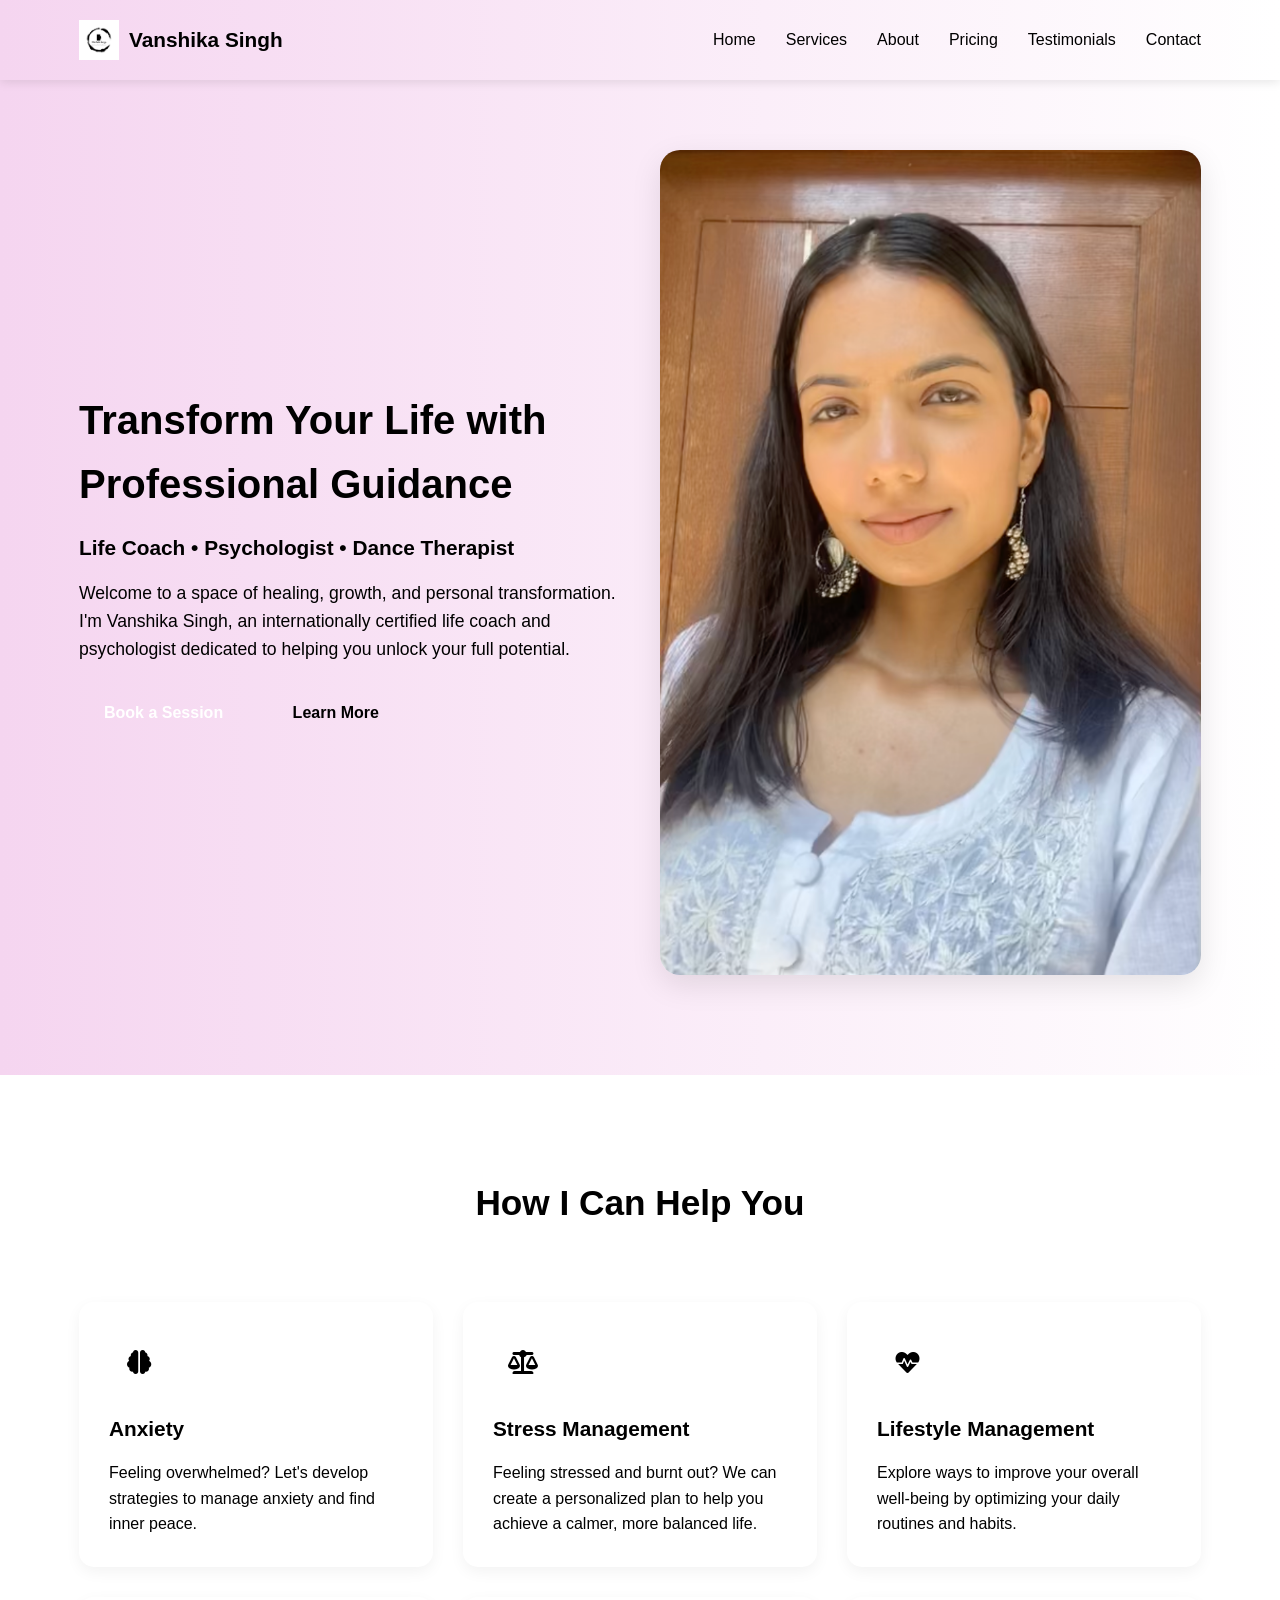
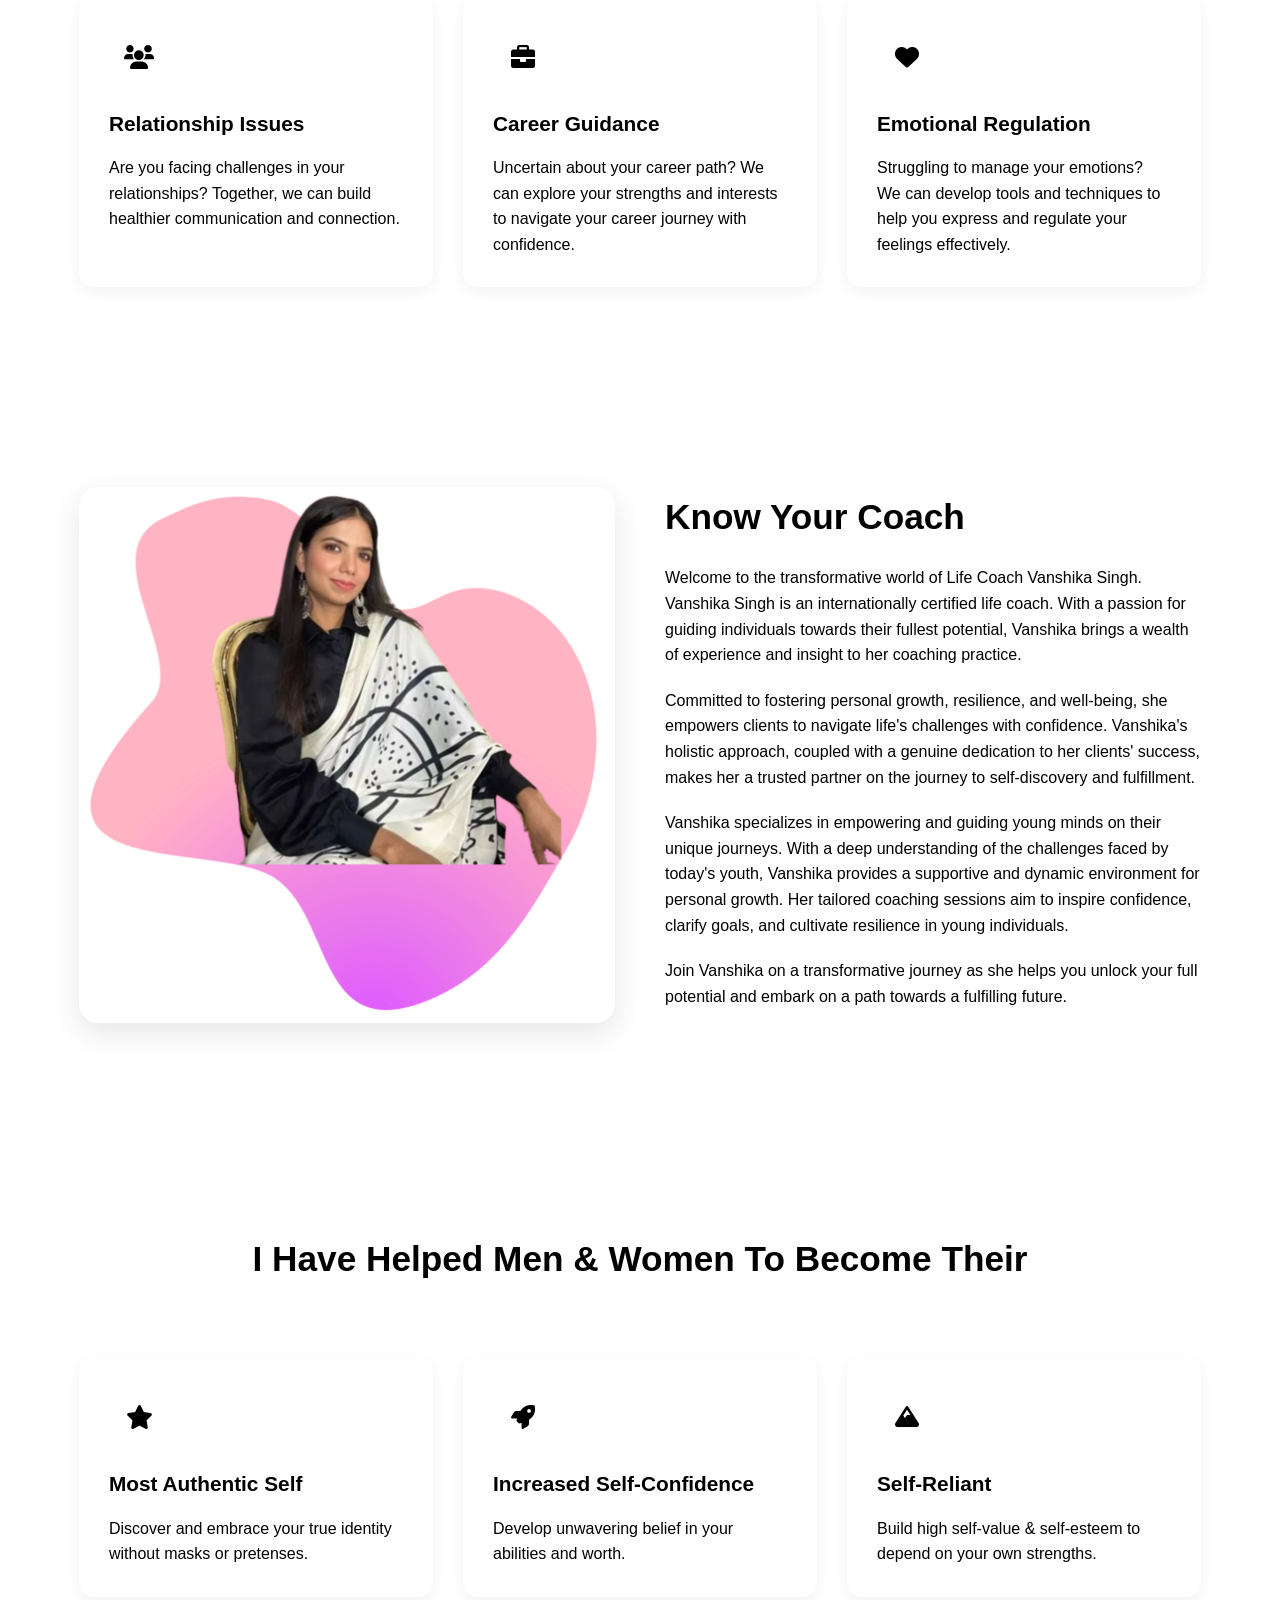
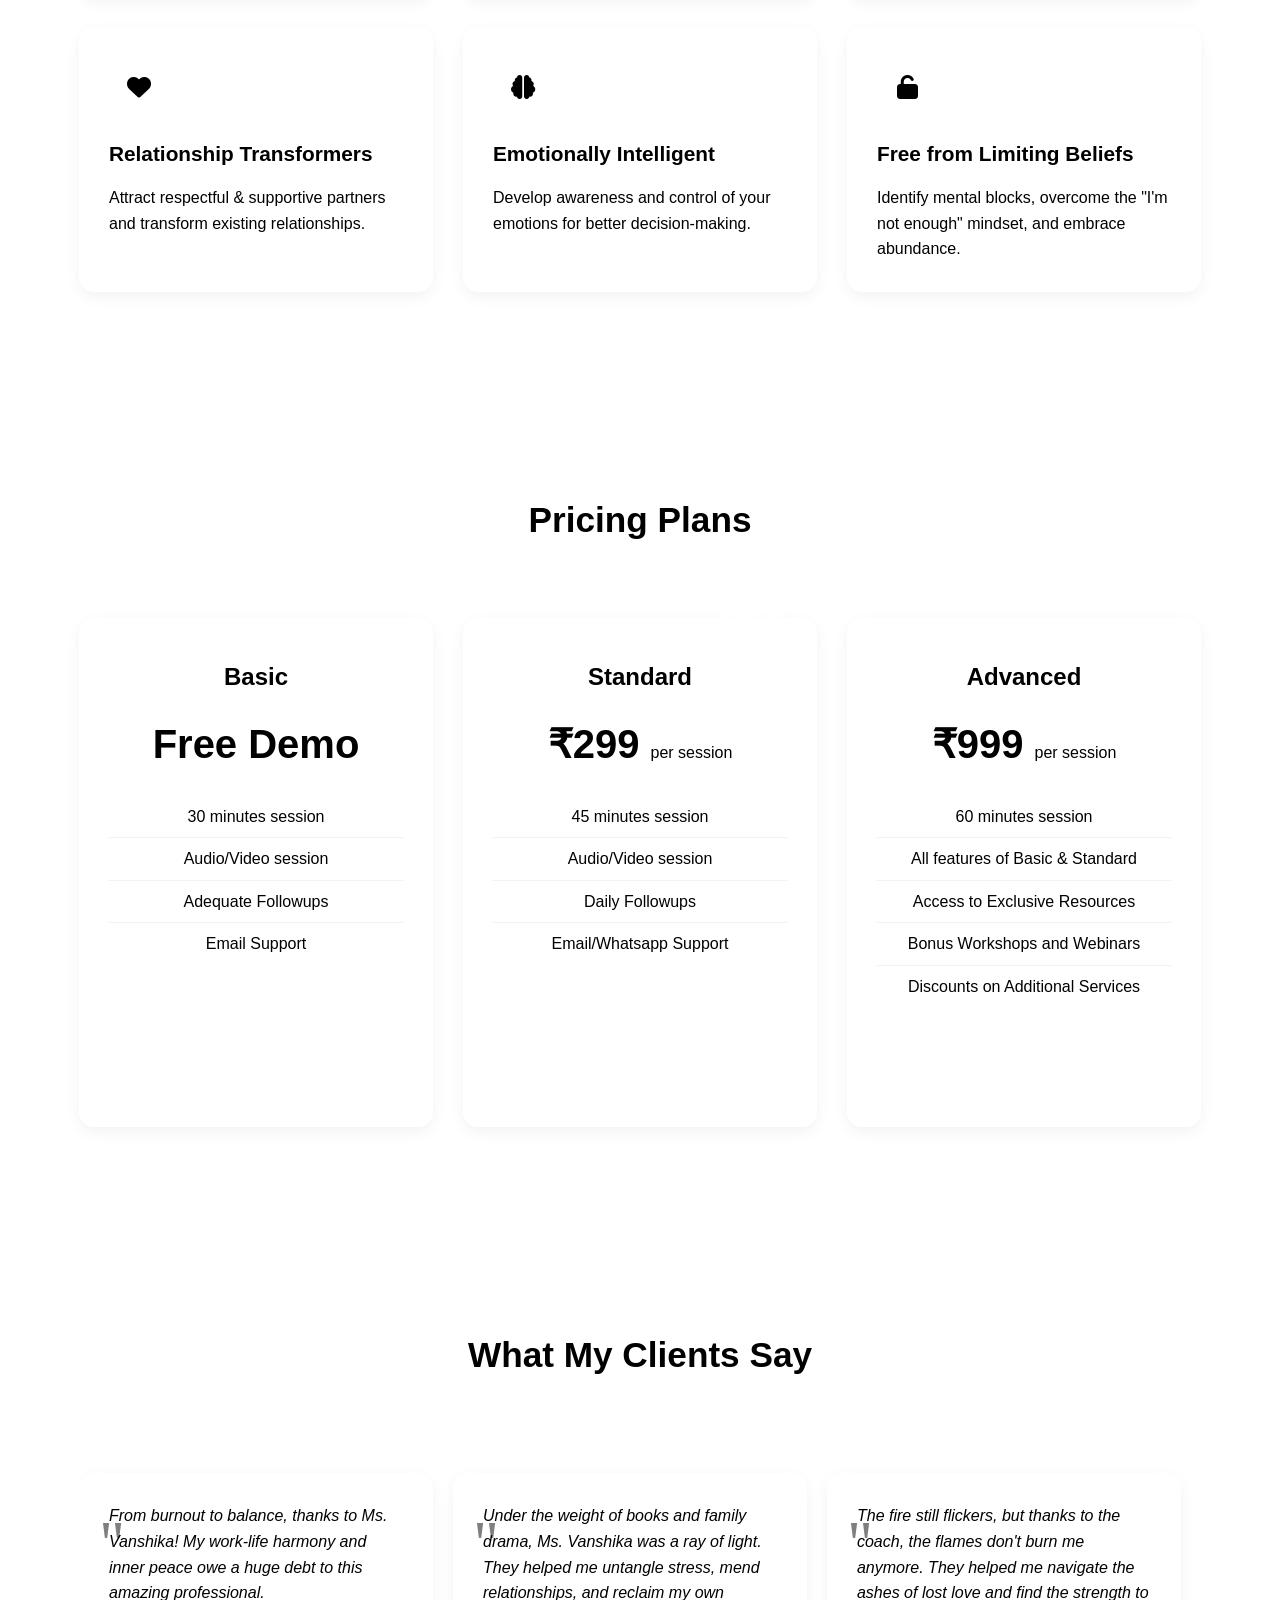
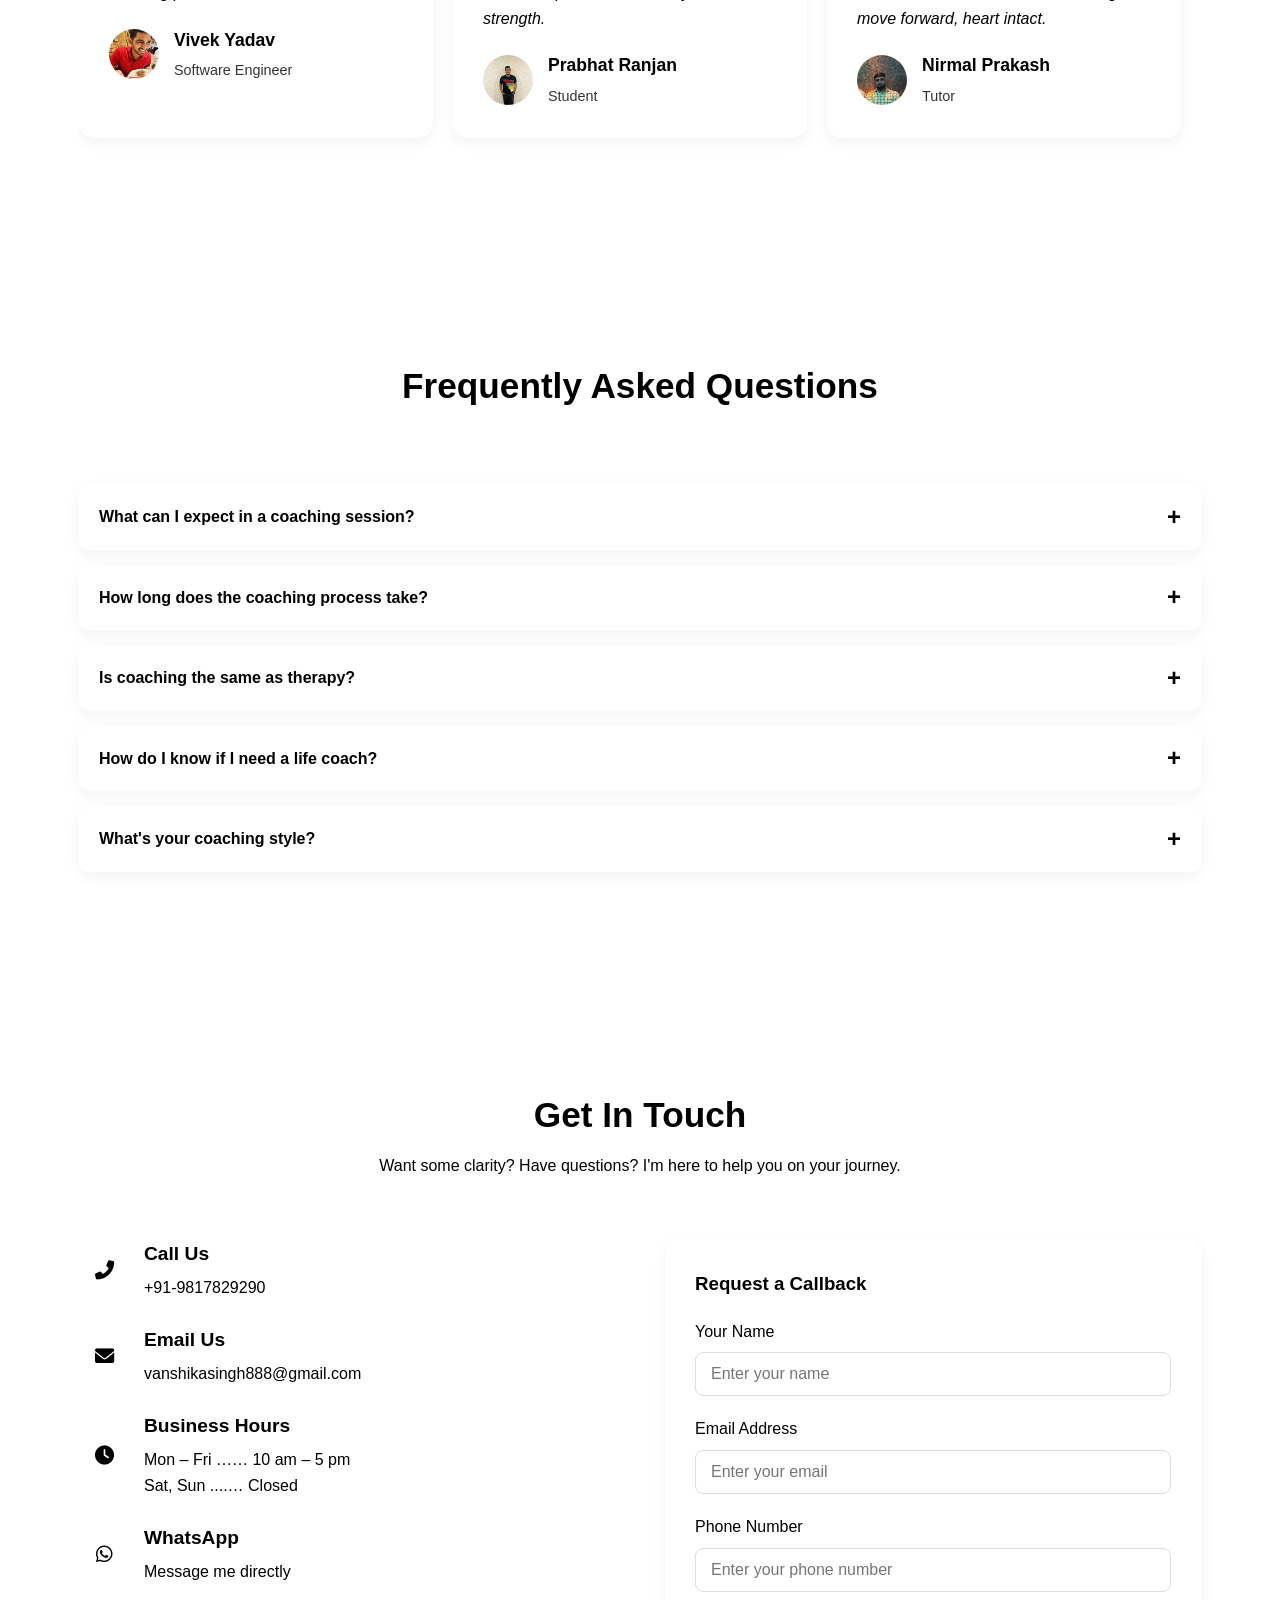
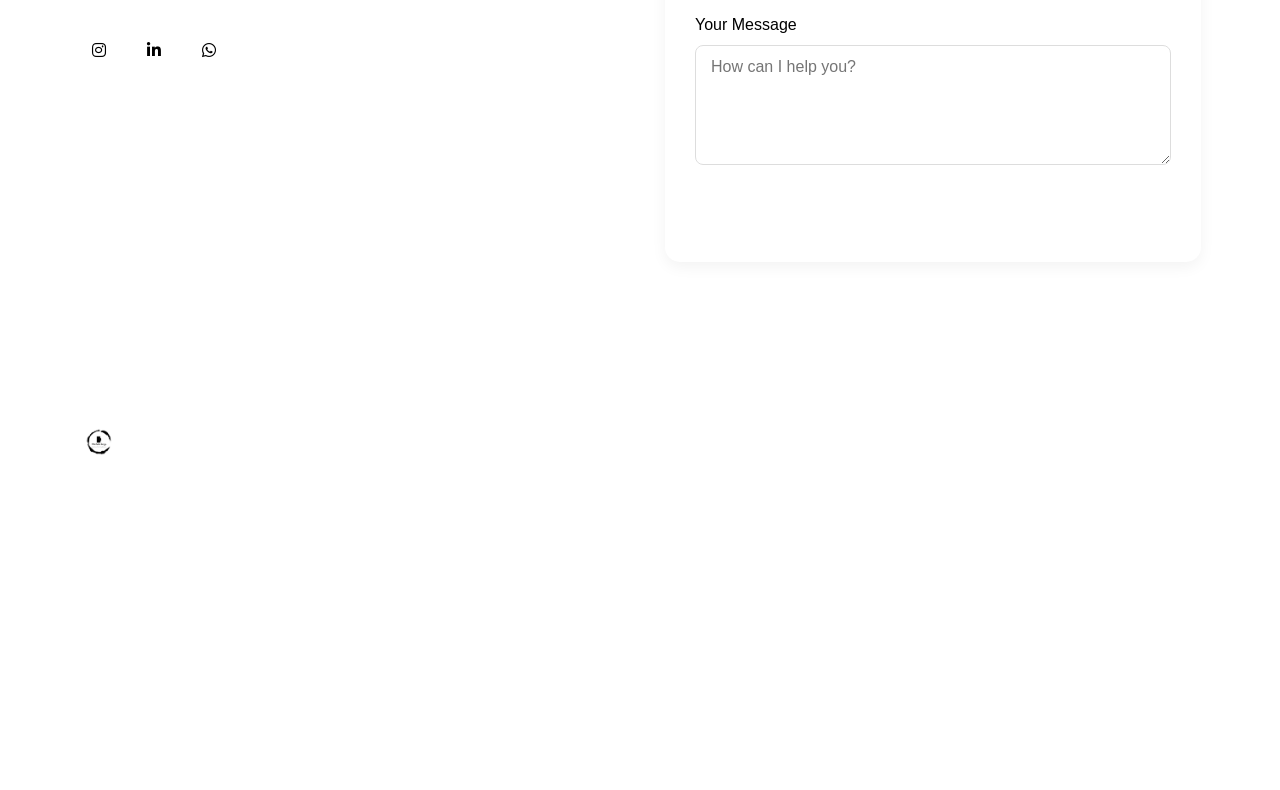
<file: index.html>
<!DOCTYPE html>
<html lang="en">
<head>
    <meta charset="UTF-8">
    <meta name="viewport" content="width=device-width, initial-scale=1.0">
    <title>Vanshika Singh - Life Coach & Psychologist</title>
    <link rel="stylesheet" href="https://cdnjs.cloudflare.com/ajax/libs/font-awesome/6.0.0-beta3/css/all.min.css">
    <link rel="stylesheet" href="css/style.css">
    <link rel="icon" href="images/favicon.ico" type="image/x-icon">
</head>
<body>
    <!-- Header -->
    <header>
        <div class="container">
            <nav>
                <div class="logo">
                    <img src="images/logo.png" alt="Vanshika Singh Logo">
                    <h1>Vanshika Singh</h1>
                </div>
                <ul class="nav-links">
                    <li><a href="#home">Home</a></li>
                    <li><a href="#services">Services</a></li>
                    <li><a href="#about">About</a></li>
                    <li><a href="#pricing">Pricing</a></li>
                    <li><a href="#testimonials">Testimonials</a></li>
                    <li><a href="#contact">Contact</a></li>
                </ul>
                <div class="mobile-menu-btn">
                    <i class="fas fa-bars"></i>
                </div>
            </nav>
        </div>
    </header>

    <!-- Hero Section -->
    <section class="hero" id="home">
        <div class="container">
            <div class="hero-content">
                <div class="hero-text animate">
                    <h2>Transform Your Life with Professional Guidance</h2>
                    <h3>Life Coach • Psychologist • Dance Therapist</h3>
                    <p>Welcome to a space of healing, growth, and personal transformation. I'm Vanshika Singh, an internationally certified life coach and psychologist dedicated to helping you unlock your full potential.</p>
                    <a href="#" class="btn book-btn">Book a Session</a>
                    <a href="#about" class="btn btn-outline">Learn More</a>
                </div>
                <div class="hero-image animate delay-1">
                    <img src="images/hero-image.jpg" alt="Vanshika Singh">
                </div>
            </div>
        </div>
    </section>

    <!-- Services Section -->
    <section class="services" id="services">
        <div class="container">
            <div class="section-header animate">
                <h2>How I Can Help You</h2>
            </div>
            <div class="services-grid">
                <div class="service-card animate delay-1">
                    <div class="service-icon">
                        <i class="fas fa-brain"></i>
                    </div>
                    <h3>Anxiety</h3>
                    <p>Feeling overwhelmed? Let's develop strategies to manage anxiety and find inner peace.</p>
                </div>
                <div class="service-card animate delay-1">
                    <div class="service-icon">
                        <i class="fas fa-balance-scale"></i>
                    </div>
                    <h3>Stress Management</h3>
                    <p>Feeling stressed and burnt out? We can create a personalized plan to help you achieve a calmer, more balanced life.</p>
                </div>
                <div class="service-card animate delay-2">
                    <div class="service-icon">
                        <i class="fas fa-heartbeat"></i>
                    </div>
                    <h3>Lifestyle Management</h3>
                    <p>Explore ways to improve your overall well-being by optimizing your daily routines and habits.</p>
                </div>
                <div class="service-card animate delay-2">
                    <div class="service-icon">
                        <i class="fas fa-users"></i>
                    </div>
                    <h3>Relationship Issues</h3>
                    <p>Are you facing challenges in your relationships? Together, we can build healthier communication and connection.</p>
                </div>
                <div class="service-card animate delay-3">
                    <div class="service-icon">
                        <i class="fas fa-briefcase"></i>
                    </div>
                    <h3>Career Guidance</h3>
                    <p>Uncertain about your career path? We can explore your strengths and interests to navigate your career journey with confidence.</p>
                </div>
                <div class="service-card animate delay-3">
                    <div class="service-icon">
                        <i class="fas fa-heart"></i>
                    </div>
                    <h3>Emotional Regulation</h3>
                    <p>Struggling to manage your emotions? We can develop tools and techniques to help you express and regulate your feelings effectively.</p>
                </div>
            </div>
        </div>
    </section>

    <!-- About Section -->
    <section class="about" id="about">
        <div class="container">
            <div class="about-content">
                <div class="about-image animate">
                    <img src="images/about-image.jpg" alt="About Vanshika Singh">
                </div>
                <div class="about-text animate delay-1">
                    <h2>Know Your Coach</h2>
                    <p>Welcome to the transformative world of Life Coach Vanshika Singh. Vanshika Singh is an internationally certified life coach. With a passion for guiding individuals towards their fullest potential, Vanshika brings a wealth of experience and insight to her coaching practice.</p>
                    <p>Committed to fostering personal growth, resilience, and well-being, she empowers clients to navigate life's challenges with confidence. Vanshika's holistic approach, coupled with a genuine dedication to her clients' success, makes her a trusted partner on the journey to self-discovery and fulfillment.</p>
                    <p>Vanshika specializes in empowering and guiding young minds on their unique journeys. With a deep understanding of the challenges faced by today's youth, Vanshika provides a supportive and dynamic environment for personal growth. Her tailored coaching sessions aim to inspire confidence, clarify goals, and cultivate resilience in young individuals.</p>
                    <p>Join Vanshika on a transformative journey as she helps you unlock your full potential and embark on a path towards a fulfilling future.</p>
                </div>
            </div>
        </div>
    </section>

    <!-- Achievements Section -->
    <section class="services" id="achievements">
        <div class="container">
            <div class="section-header animate">
                <h2>I Have Helped Men & Women To Become Their</h2>
            </div>
            <div class="services-grid">
                <div class="service-card animate delay-1">
                    <div class="service-icon">
                        <i class="fas fa-star"></i>
                    </div>
                    <h3>Most Authentic Self</h3>
                    <p>Discover and embrace your true identity without masks or pretenses.</p>
                </div>
                <div class="service-card animate delay-1">
                    <div class="service-icon">
                        <i class="fas fa-rocket"></i>
                    </div>
                    <h3>Increased Self-Confidence</h3>
                    <p>Develop unwavering belief in your abilities and worth.</p>
                </div>
                <div class="service-card animate delay-2">
                    <div class="service-icon">
                        <i class="fas fa-mountain"></i>
                    </div>
                    <h3>Self-Reliant</h3>
                    <p>Build high self-value & self-esteem to depend on your own strengths.</p>
                </div>
                <div class="service-card animate delay-2">
                    <div class="service-icon">
                        <i class="fas fa-heart"></i>
                    </div>
                    <h3>Relationship Transformers</h3>
                    <p>Attract respectful & supportive partners and transform existing relationships.</p>
                </div>
                <div class="service-card animate delay-3">
                    <div class="service-icon">
                        <i class="fas fa-brain"></i>
                    </div>
                    <h3>Emotionally Intelligent</h3>
                    <p>Develop awareness and control of your emotions for better decision-making.</p>
                </div>
                <div class="service-card animate delay-3">
                    <div class="service-icon">
                        <i class="fas fa-unlock"></i>
                    </div>
                    <h3>Free from Limiting Beliefs</h3>
                    <p>Identify mental blocks, overcome the "I'm not enough" mindset, and embrace abundance.</p>
                </div>
            </div>
        </div>
    </section>

    <!-- Pricing -->
    <section class="pricing" id="pricing">
        <div class="container">
            <div class="section-header animate">
                <h2>Pricing Plans</h2>
            </div>
            <div class="pricing-cards">
                <div class="pricing-card animate delay-1">
                    <h3>Basic</h3>
                    <div class="price">Free Demo</div>
                    <ul>
                        <li>30 minutes session</li>
                        <li>Audio/Video session</li>
                        <li>Adequate Followups</li>
                        <li>Email Support</li>
                    </ul>
                    <a href="#" class="btn book-btn">Book Demo</a>
                </div>
                <div class="pricing-card featured animate delay-2">
                    <h3>Standard</h3>
                    <div class="price">₹299 <span>per session</span></div>
                    <ul>
                        <li>45 minutes session</li>
                        <li>Audio/Video session</li>
                        <li>Daily Followups</li>
                        <li>Email/Whatsapp Support</li>
                    </ul>
                    <a href="#" class="btn book-btn">Try It</a>
                </div>
                <div class="pricing-card animate delay-3">
                    <h3>Advanced</h3>
                    <div class="price">₹999 <span>per session</span></div>
                    <ul>
                        <li>60 minutes session</li>
                        <li>All features of Basic & Standard</li>
                        <li>Access to Exclusive Resources</li>
                        <li>Bonus Workshops and Webinars</li>
                        <li>Discounts on Additional Services</li>
                    </ul>
                    <a href="#" class="btn book-btn">Get Started</a>
                </div>
            </div>
        </div>
    </section>

    <!-- Testimonials -->
    <section class="testimonials" id="testimonials">
        <div class="container">
            <div class="section-header animate">
                <h2>What My Clients Say</h2>
            </div>
            <div class="testimonials-slider">
                <div class="testimonial-card animate delay-1">
                    <p class="testimonial-text">From burnout to balance, thanks to Ms. Vanshika! My work-life harmony and inner peace owe a huge debt to this amazing professional.</p>
                    <div class="testimonial-author">
                        <img src="images/testimonial-1.jpg" alt="Vivek Yadav">
                        <div class="author-info">
                            <h4>Vivek Yadav</h4>
                            <p>Software Engineer</p>
                        </div>
                    </div>
                </div>
                <div class="testimonial-card animate delay-2">
                    <p class="testimonial-text">Under the weight of books and family drama, Ms. Vanshika was a ray of light. They helped me untangle stress, mend relationships, and reclaim my own strength.</p>
                    <div class="testimonial-author">
                        <img src="images/testimonial-2.jpg" alt="Prabhat Ranjan">
                        <div class="author-info">
                            <h4>Prabhat Ranjan</h4>
                            <p>Student</p>
                        </div>
                    </div>
                </div>
                <div class="testimonial-card animate delay-3">
                    <p class="testimonial-text">The fire still flickers, but thanks to the coach, the flames don't burn me anymore. They helped me navigate the ashes of lost love and find the strength to move forward, heart intact.</p>
                    <div class="testimonial-author">
                        <img src="images/testimonial-3.jpg" alt="Nirmal Prakash">
                        <div class="author-info">
                            <h4>Nirmal Prakash</h4>
                            <p>Tutor</p>
                        </div>
                    </div>
                </div>
            </div>
        </div>
    </section>

    <!-- FAQ Section -->
    <section class="faq">
        <div class="container">
            <div class="section-header animate">
                <h2>Frequently Asked Questions</h2>
            </div>
            <div class="accordion">
                <div class="accordion-item animate delay-1">
                    <div class="accordion-header">What can I expect in a coaching session?</div>
                    <div class="accordion-content">
                        <p>In our coaching sessions, you can expect a safe, confidential space where we'll explore your challenges, set meaningful goals, and develop practical strategies to achieve them. Each session is tailored to your unique needs and focuses on actionable steps for growth and transformation.</p>
                    </div>
                </div>
                <div class="accordion-item animate delay-1">
                    <div class="accordion-header">How long does the coaching process take?</div>
                    <div class="accordion-content">
                        <p>The duration of coaching varies based on individual needs and goals. Some clients achieve their desired results in just a few sessions, while others benefit from longer-term support. We'll regularly assess your progress and adjust our approach as needed to ensure you're moving forward effectively.</p>
                    </div>
                </div>
                <div class="accordion-item animate delay-2">
                    <div class="accordion-header">Is coaching the same as therapy?</div>
                    <div class="accordion-content">
                        <p>While both coaching and therapy can be valuable, they serve different purposes. Coaching primarily focuses on present challenges and future goals, helping you develop strategies for personal and professional growth. Therapy often addresses past traumas and mental health conditions. As both a psychologist and coach, I can help determine which approach would best serve your needs.</p>
                    </div>
                </div>
                <div class="accordion-item animate delay-2">
                    <div class="accordion-header">How do I know if I need a life coach?</div>
                    <div class="accordion-content">
                        <p>You might benefit from life coaching if you're feeling stuck, seeking clarity about your goals, navigating a life transition, or wanting to enhance your personal or professional development. If you have a vision for your life but are struggling to make it a reality, coaching can provide the structure, accountability, and support you need to move forward.</p>
                    </div>
                </div>
                <div class="accordion-item animate delay-3">
                    <div class="accordion-header">What's your coaching style?</div>
                    <div class="accordion-content">
                        <p>My coaching approach is holistic, empathetic, and solution-focused. I combine psychological insights with practical strategies to help you overcome obstacles and achieve meaningful growth. I believe in creating a supportive yet challenging environment where you can explore your potential, build resilience, and develop the skills needed to thrive in all areas of life.</p>
                    </div>
                </div>
            </div>
        </div>
    </section>

    <!-- Contact -->
    <section class="contact" id="contact">
        <div class="container">
            <div class="section-header animate">
                <h2>Get In Touch</h2>
                <p class="mb-20">Want some clarity? Have questions? I'm here to help you on your journey.</p>
            </div>
            <div class="contact-content">
                <div class="contact-info animate delay-1">
                    <div class="contact-item">
                        <div class="contact-icon">
                            <i class="fas fa-phone-alt"></i>
                        </div>
                        <div class="contact-text">
                            <h3>Call Us</h3>
                            <p><a href="tel:+919817829290">+91-9817829290</a></p>
                        </div>
                    </div>
                    <div class="contact-item">
                        <div class="contact-icon">
                            <i class="fas fa-envelope"></i>
                        </div>
                        <div class="contact-text">
                            <h3>Email Us</h3>
                            <p><a href="mailto:vanshikasingh888@gmail.com">vanshikasingh888@gmail.com</a></p>
                        </div>
                    </div>
                    <div class="contact-item">
                        <div class="contact-icon">
                            <i class="fas fa-clock"></i>
                        </div>
                        <div class="contact-text">
                            <h3>Business Hours</h3>
                            <p>Mon – Fri …… 10 am – 5 pm</p>
                            <p>Sat, Sun ....… Closed</p>
                        </div>
                    </div>
                    <div class="contact-item">
                        <div class="contact-icon">
                            <i class="fab fa-whatsapp"></i>
                        </div>
                        <div class="contact-text">
                            <h3>WhatsApp</h3>
                            <p><a href="https://www.wame.pro/1ht0c3" target="_blank">Message me directly</a></p>
                        </div>
                    </div>
                    <div class="social-media">
                        <a href="https://www.instagram.com/vanshika_lifecoach?igsh=eTRudTh4aG1zc2Ew&utm_source=qr" class="social-icon" target="_blank">
                            <i class="fab fa-instagram"></i>
                        </a>
                        <a href="http://linkedin.com/in/vanshika-singh-44b820205" class="social-icon" target="_blank">
                            <i class="fab fa-linkedin-in"></i>
                        </a>
                        <a href="https://www.wame.pro/1ht0c3" class="social-icon" target="_blank">
                            <i class="fab fa-whatsapp"></i>
                        </a>
                    </div>
                </div>
                <div class="contact-form animate delay-2">
                    <h3 class="mb-20">Request a Callback</h3>
                    <form id="callback-form">
                        <div class="form-group">
                            <label for="name">Your Name</label>
                            <input type="text" id="name" placeholder="Enter your name" required>
                        </div>
                        <div class="form-group">
                            <label for="email">Email Address</label>
                            <input type="email" id="email" placeholder="Enter your email" required>
                        </div>
                        <div class="form-group">
                            <label for="phone">Phone Number</label>
                            <input type="tel" id="phone" placeholder="Enter your phone number" required>
                        </div>
                        <div class="form-group">
                            <label for="message">Your Message</label>
                            <textarea id="message" placeholder="How can I help you?"></textarea>
                        </div>
                        <button type="submit" class="btn">Send Message</button>
                    </form>
                </div>
            </div>
        </div>
    </section>

    <!-- Footer -->
    <footer>
        <div class="container">
            <div class="footer-content">
                <div class="footer-about">
                    <div class="footer-logo">
                        <img src="images/logo.png" alt="Vanshika Singh Logo">
                        <h2>Vanshika Singh</h2>
                    </div>
                    <p>Dedicated to empowering individuals to overcome obstacles, discover their potential, and create a fulfilling life through personalized coaching and psychological guidance.</p>
                    <div class="social-media">
                        <a href="https://www.instagram.com/vanshika_lifecoach?igsh=eTRudTh4aG1zc2Ew&utm_source=qr" class="social-icon" target="_blank">
                            <i class="fab fa-instagram"></i>
                        </a>
                        <a href="http://linkedin.com/in/vanshika-singh-44b820205" class="social-icon" target="_blank">
                            <i class="fab fa-linkedin-in"></i>
                        </a>
                        <a href="https://www.wame.pro/1ht0c3" class="social-icon" target="_blank">
                            <i class="fab fa-whatsapp"></i>
                        </a>
                    </div>
                </div>
                <div class="footer-links">
                    <h3>Quick Links</h3>
                    <ul>
                        <li><a href="#home">Home</a></li>
                        <li><a href="#services">Services</a></li>
                        <li><a href="#about">About</a></li>
                        <li><a href="#pricing">Pricing</a></li>
                        <li><a href="#testimonials">Testimonials</a></li>
                        <li><a href="#contact">Contact</a></li>
                    </ul>
                </div>
                <div class="footer-contact">
                    <h3>Contact Info</h3>
                    <p><i class="fas fa-phone-alt"></i> +91-9817829290</p>
                    <p><i class="fas fa-envelope"></i> vanshikasingh888@gmail.com</p>
                    <p><i class="fas fa-clock"></i> Mon - Fri: 10am - 5pm</p>
                </div>
            </div>
            <div class="copyright">
                <p>&copy; 2025 by Vanshika Singh. Created By <a href="https://sauravinside.github.io/MyWebSite/" class="developer" target="_blank">Saurav Singh</a></p>
            </div>
        </div>
    </footer>

    <!-- Book Session Modal -->
    <div class="modal" id="bookModal">
        <div class="modal-content">
            <span class="close-btn">&times;</span>
            <h2 class="text-center">Book A Session With Coach</h2>
            <p class="text-center mb-20">Choose the type of session that works best for you</p>
            
            <div class="session-types">
                <div class="session-type">
                    <i class="fas fa-headphones"></i>
                    <h3>Audio Session</h3>
                    <p>Listen To Coach</p>
                </div>
                <div class="session-type">
                    <i class="fas fa-video"></i>
                    <h3>Video Session</h3>
                    <p>Connect With Coach</p>
                </div>
            </div>
            
            <div class="payment-section">
                <h3>Complete Your Booking</h3>
                <img src="images/qr-code.jpg" alt="Payment QR Code" class="qr-code">
                <div class="payment-instructions">
                    <h4>Here are the steps to book a session:</h4>
                    <ol>
                        <li>Scan the QR code above to make the payment according to your chosen plan (Standard or Advanced).</li>
                        <li>Take a screenshot of the payment transaction.</li>
                        <li>Send the screenshot along with your details (name, preferred session time, and contact information) to 9817829290 for confirmation.</li>
                    </ol>
                </div>
                <p>Thank you for choosing Coach Vanshika!</p>
            </div>
        </div>
    </div>

    <!-- JavaScript -->
    <script src="js/script.js"></script>
</body>
</html>
</file>
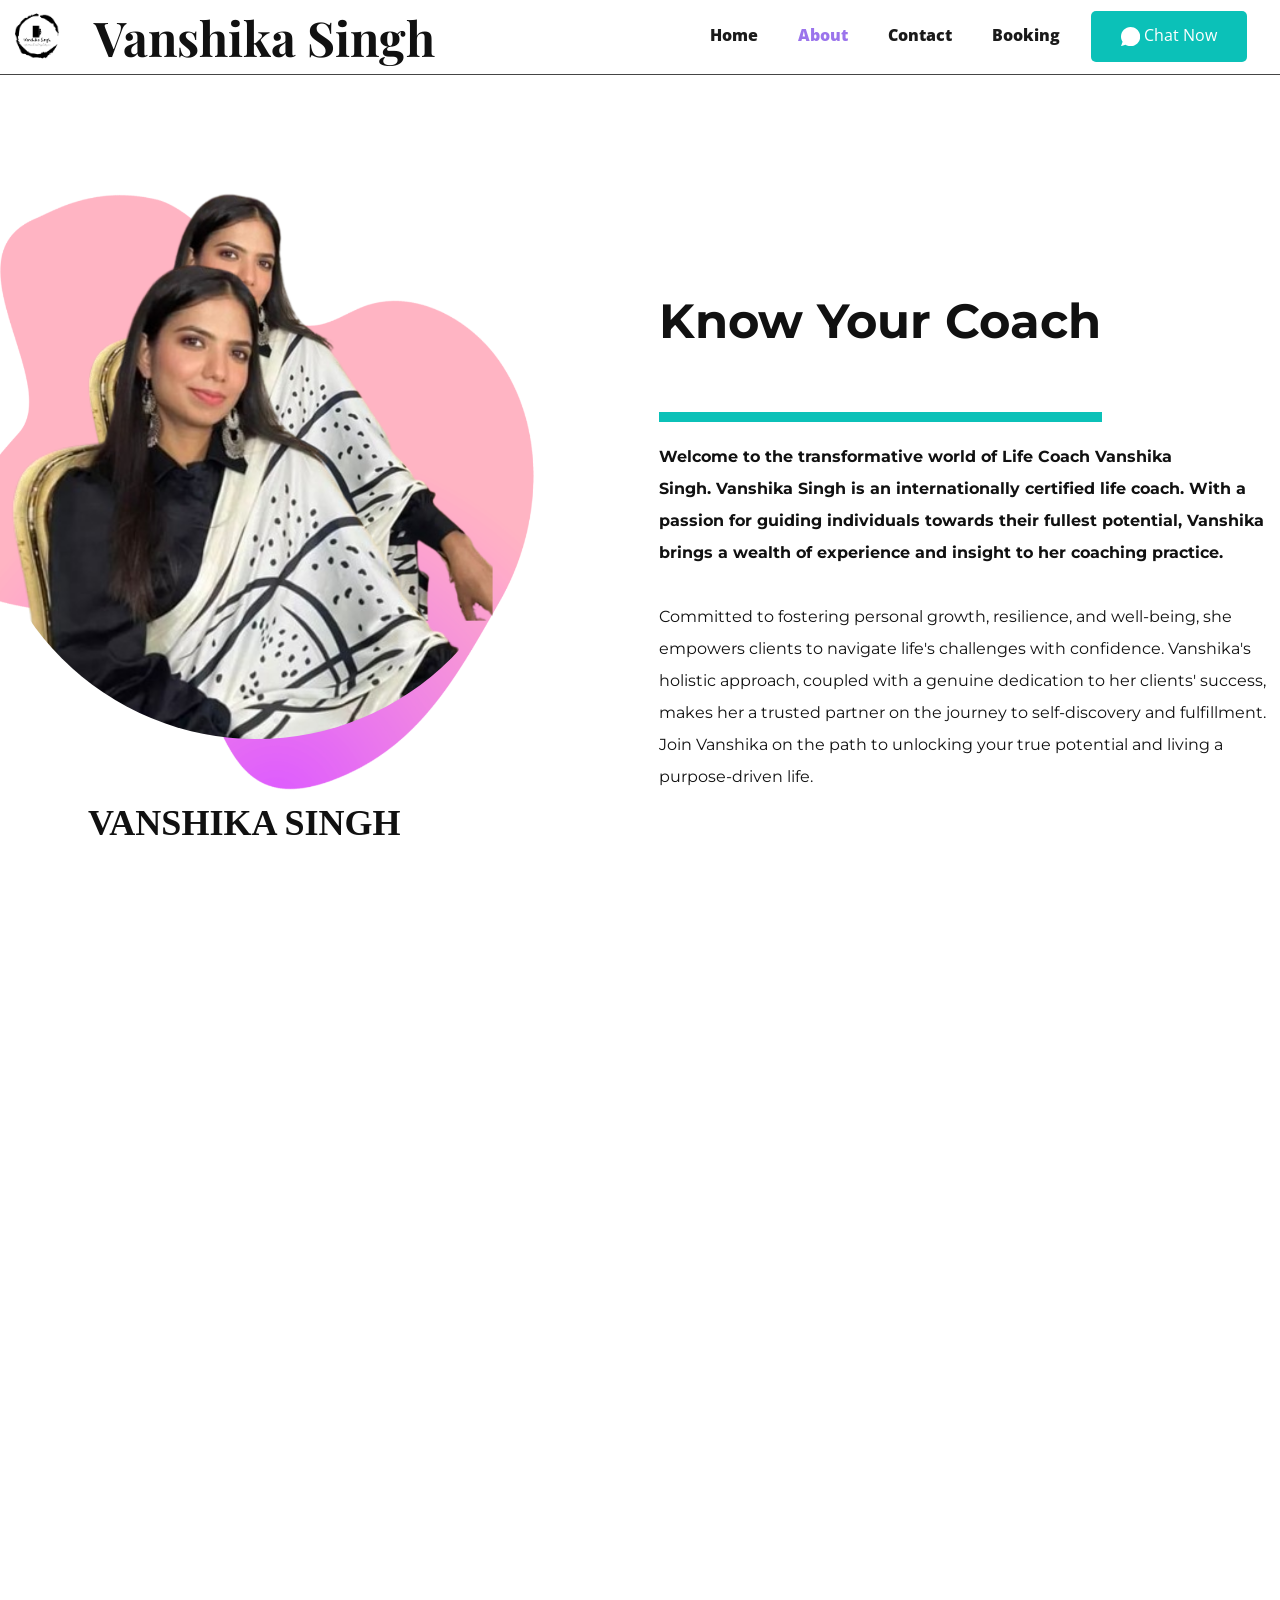
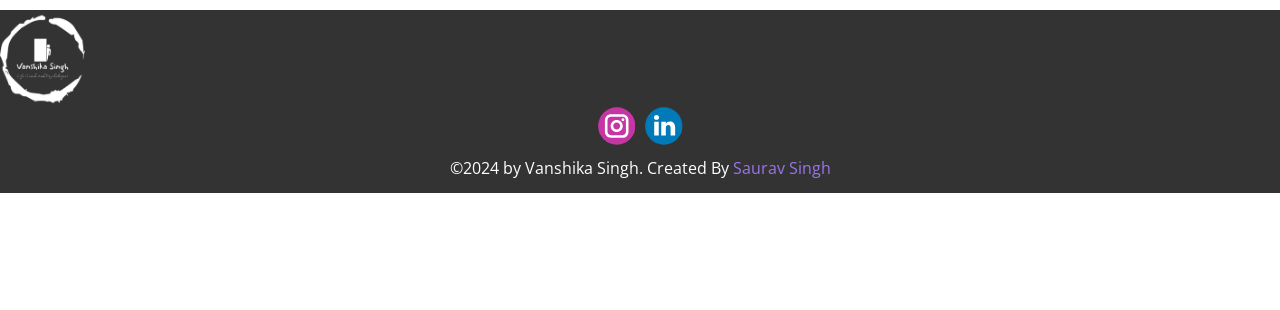
<file: About.html>
<!DOCTYPE html>
<html style="font-size: 16px;" lang="en"><head>
    <meta name="viewport" content="width=device-width, initial-scale=1.0">
    <meta charset="utf-8">
    <meta name="keywords" content="VANSHIKA SINGH, Know Your Coach, Talk to us and we’ll find the best way to work together">
    <meta name="description" content="">
    <title>About</title>
    <link
    rel="icon"
    type="image/png"
    sizes="32x32"
    href="./images/logo-color.png"
  />
    <link rel="stylesheet" href="nicepage.css" media="screen">
<link rel="stylesheet" href="About.css" media="screen">
    <script class="u-script" type="text/javascript" src="jquery.js" defer=""></script>
    <script class="u-script" type="text/javascript" src="nicepage.js" defer=""></script>
    <meta name="generator" content="Nicepage 6.9.2, nicepage.com">
    <link id="u-theme-google-font" rel="stylesheet" href="https://fonts.googleapis.com/css?family=Roboto:100,100i,300,300i,400,400i,500,500i,700,700i,900,900i|Open+Sans:300,300i,400,400i,500,500i,600,600i,700,700i,800,800i">
    <link id="u-page-google-font" rel="stylesheet" href="https://fonts.googleapis.com/css?family=Montserrat:100,100i,200,200i,300,300i,400,400i,500,500i,600,600i,700,700i,800,800i,900,900i|Playfair+Display:400,400i,500,500i,600,600i,700,700i,800,800i,900,900i">
    
    
    
    
    <script type="application/ld+json">{
		"@context": "http://schema.org",
		"@type": "Organization",
		"name": "",
		"logo": "images/logo-black.png",
		"sameAs": [
				"https://www.instagram.com/vanshika_lifecoach?igsh=eTRudTh4aG1zc2Ew&utm_source=qr",
				"http://linkedin.com/in/vanshika-singh-44b820205"
		]
}</script>
    <meta name="theme-color" content="#9b74ec">
    <meta property="og:title" content="About">
    <meta property="og:type" content="website">
  <meta data-intl-tel-input-cdn-path="intlTelInput/"></head>
  <body data-path-to-root="./" data-include-products="false" class="u-body u-xl-mode" data-lang="en"><header class="u-clearfix u-header u-sticky u-white u-header" id="sec-f943" data-animation-name="" data-animation-duration="0" data-animation-delay="0" data-animation-direction=""><a href="#" class="u-image u-logo u-image-1" data-image-width="1500" data-image-height="1500">
        <img src="images/logo-black.png" class="u-logo-image u-logo-image-1">
      </a><nav class="u-menu u-menu-one-level u-offcanvas u-menu-1">
        <div class="menu-collapse" style="font-size: 1rem; letter-spacing: 0px; font-weight: 700;">
          <a class="u-button-style u-custom-border u-custom-border-color u-custom-borders u-custom-color u-custom-effect-duration u-custom-left-right-menu-spacing u-custom-text-active-color u-custom-text-color u-custom-text-hover-color u-custom-top-bottom-menu-spacing u-nav-link" href="#">
            <svg class="u-svg-link" viewBox="0 0 24 24"><use xmlns:xlink="http://www.w3.org/1999/xlink" xlink:href="#svg-2e85"></use></svg>
            <svg class="u-svg-content" version="1.1" id="svg-2e85" viewBox="0 0 16 16" x="0px" y="0px" xmlns:xlink="http://www.w3.org/1999/xlink" xmlns="http://www.w3.org/2000/svg"><g><rect y="1" width="16" height="2"></rect><rect y="7" width="16" height="2"></rect><rect y="13" width="16" height="2"></rect>
</g></svg>
          </a>
        </div>
        <div class="u-custom-menu u-nav-container">
          <ul class="u-nav u-spacing-20 u-unstyled u-nav-1"><li class="u-nav-item"><a class="u-border-no-bottom u-border-no-left u-border-no-right u-border-no-top u-button-style u-nav-link u-text-active-palette-1-base u-text-grey-90 u-text-hover-palette-2-base" href="Home.html" style="padding: 10px;">Home</a>
</li><li class="u-nav-item"><a class="u-border-no-bottom u-border-no-left u-border-no-right u-border-no-top u-button-style u-nav-link u-text-active-palette-1-base u-text-grey-90 u-text-hover-palette-2-base" href="About.html" style="padding: 10px;">About</a>
</li><li class="u-nav-item"><a class="u-border-no-bottom u-border-no-left u-border-no-right u-border-no-top u-button-style u-nav-link u-text-active-palette-1-base u-text-grey-90 u-text-hover-palette-2-base" href="Contact.html" style="padding: 10px;">Contact</a>
</li><li class="u-nav-item"><a class="u-border-no-bottom u-border-no-left u-border-no-right u-border-no-top u-button-style u-nav-link u-text-active-palette-1-base u-text-grey-90 u-text-hover-palette-2-base" href="Booking.html" style="padding: 10px;">Booking</a>
</li></ul>
        </div>
        <div class="u-custom-menu u-nav-container-collapse">
          <div class="u-black u-container-style u-inner-container-layout u-opacity u-opacity-95 u-sidenav">
            <div class="u-inner-container-layout u-sidenav-overflow">
              <div class="u-menu-close"></div>
              <ul class="u-align-center u-nav u-popupmenu-items u-unstyled u-nav-2"><li class="u-nav-item"><a class="u-button-style u-nav-link" href="Home.html">Home</a>
</li><li class="u-nav-item"><a class="u-button-style u-nav-link" href="About.html">About</a>
</li><li class="u-nav-item"><a class="u-button-style u-nav-link" href="Contact.html">Contact</a>
</li><li class="u-nav-item"><a class="u-button-style u-nav-link" href="Booking.html">Booking</a>
</li></ul>
            </div>
          </div>
          <div class="u-black u-menu-overlay u-opacity u-opacity-70"></div>
        </div>
      </nav><a href="https://www.wame.pro/1ht0c3" class="u-align-center u-border-none u-btn u-btn-round u-button-style u-custom-color-5 u-radius u-text-body-alt-color u-text-hover-palette-2-base u-btn-1" target="_blank"><span class="u-icon u-icon-1"><svg xmlns="http://www.w3.org/2000/svg" xmlns:xlink="http://www.w3.org/1999/xlink" version="1.1" xml:space="preserve" class="u-svg-content" viewBox="0 0 512 512" x="0px" y="0px" style="width: 1em; height: 1em;"><path style="fill:currentColor;" d="M256,0C114.617,0,0,114.617,0,256c0,52.03,15.563,100.414,42.231,140.818L0,512l119.128-39.706  C158.72,497.399,205.639,512,256,512c141.383,0,256-114.617,256-256S397.383,0,256,0z"></path><path style="fill:#FFFFFF;" d="M397.233,335.078V377.6c0.062,15.66-12.606,28.398-28.292,28.469c-0.892,0-1.783-0.035-2.675-0.115  c-43.705-4.74-85.689-19.641-122.571-43.52c-34.313-21.76-63.409-50.803-85.222-85.054c-24.002-36.979-38.938-79.086-43.599-122.898  c-1.412-15.59,10.108-29.378,25.732-30.791c0.847-0.062,1.686-0.106,2.534-0.106h42.611c14.257-0.141,26.412,10.293,28.407,24.382  c1.801,13.612,5.138,26.968,9.94,39.83c3.902,10.364,1.404,22.042-6.391,29.908l-18.035,17.999  c20.215,35.487,49.664,64.874,85.221,85.054l18.035-17.999c7.883-7.786,19.588-10.275,29.97-6.382  c12.888,4.802,26.271,8.13,39.91,9.922C387.09,308.312,397.594,320.689,397.233,335.078z"></path></svg></span>&nbsp;Chat Now
      </a><h3 class="u-align-center u-custom-font u-font-playfair-display u-headline u-text u-text-body-color u-text-default u-text-1">
        <a href="/">Vanshika Singh</a>
      </h3><div class="u-align-center u-border-1 u-border-grey-dark-1 u-expanded-width u-line u-line-horizontal u-line-1"></div></header>
    <section class="u-align-left u-clearfix u-section-1" id="carousel_387e">
      <div class="u-clearfix u-sheet u-sheet-1">
        <div class="data-layout-selected u-clearfix u-expanded-width u-layout-wrap u-layout-wrap-1">
          <div class="u-layout">
            <div class="u-layout-row">
              <div class="u-align-center u-container-style u-layout-cell u-size-30 u-layout-cell-1">
                <div class="u-container-layout u-container-layout-1">
                  <img class="custom-expanded u-image u-image-contain u-image-default u-image-1" src="images/ddd-min.png" alt="" data-image-width="1300" data-image-height="1262">
                  <h2 class="u-custom-font u-font-georgia u-text u-text-default u-text-1">VANSHIKA SINGH</h2>
                  <img class="u-image u-image-circle u-image-2" src="images/WhatsApp_Image_2024-03-18_at_9.51.23_PM-removebg-preview.png" alt="" data-image-width="444" data-image-height="562">
                </div>
              </div>
              <div class="u-align-left u-container-style u-layout-cell u-shape-rectangle u-size-30 u-layout-cell-2">
                <div class="u-container-layout u-container-layout-2">
                  <h2 class="u-custom-font u-font-montserrat u-text u-text-default u-text-2">Know Your Coach</h2>
                  <div class="u-border-10 u-border-custom-color-5 u-line u-line-horizontal u-line-1"></div>
                  <p class="u-custom-font u-font-montserrat u-text u-text-3">
                    <span style="font-weight: 700;"> Welcome to the transformative world of Life Coach Vanshika Singh.&nbsp;Vanshika Singh is an internationally certified life coach.&nbsp;With a passion for guiding individuals towards their fullest potential, Vanshika brings a wealth of experience and insight to her coaching practice.&nbsp;</span>
                    <br>
                    <br>Committed to fostering personal growth, resilience, and well-being, she empowers clients to navigate life's challenges with confidence. Vanshika's holistic approach, coupled with a genuine dedication to her clients' success, makes her a trusted partner on the journey to self-discovery and fulfillment. Join Vanshika on the path to unlocking your true potential and living a purpose-driven life.<br>
                    <br>
                    <br>
                  </p>
                </div>
              </div>
            </div>
          </div>
        </div>
      </div>
    </section>
    <section class="u-clearfix u-white u-section-2" id="carousel_169a">
      <div class="u-align-right u-expanded-height u-palette-1-light-2 u-shape u-shape-rectangle u-shape-1" data-animation-name="customAnimationIn" data-animation-duration="1000" data-animation-delay="0"></div>
      <div class="data-layout-selected u-clearfix u-layout-wrap u-layout-wrap-1">
        <div class="u-layout">
          <div class="u-layout-row">
            <div class="u-container-style u-layout-cell u-left-cell u-size-17 u-layout-cell-1" data-animation-name="customAnimationIn" data-animation-duration="1500" data-animation-delay="500">
              <div class="u-container-layout u-valign-top u-container-layout-1">
                <h2 class="u-text u-text-1">Talk to us and we’ll find the best way to work together</h2>
                <div class="u-border-6 u-border-palette-1-base u-line u-line-horizontal u-line-1"></div>
              </div>
            </div>
            <div class="u-container-align-left u-container-style u-layout-cell u-right-cell u-size-43 u-layout-cell-2" data-animation-name="customAnimationIn" data-animation-duration="1500" data-animation-delay="250">
              <div class="u-container-layout u-valign-middle u-container-layout-2">
                <p class="u-align-left u-text u-text-2">
                  <span style="font-weight: 700;"> Life Coach Vanshika Singh</span> specializes in empowering and guiding young minds on their unique journeys. With a deep understanding of the challenges faced by today's youth, Vanshika provides a&nbsp;supportive and dynamic environment for personal growth. Her tailored coaching sessions aim to inspire confidence, clarify goals, and cultivate resilience in young individuals. Through a blend of mentorship and practical strategies, Vanshika guides youngsters to navigate life transitions, make informed decisions, and embark on a path towards a fulfilling future. Join Vanshika on a transformative journey as she helps the next generation unlock their full potential.
                </p>
              </div>
            </div>
          </div>
        </div>
      </div>
    </section>
    
    
    
    <footer class="u-align-center-md u-align-center-sm u-align-center-xs u-clearfix u-footer u-grey-80" id="sec-530e"><div class="u-clearfix u-sheet u-sheet-1">
        <a href="#" class="u-image u-logo u-image-1" data-image-width="1500" data-image-height="1687">
          <img src="images/logo-no-background.png" class="u-logo-image u-logo-image-1">
        </a>
        <div class="u-align-left u-social-icons u-spacing-10 u-social-icons-1">
          <a class="u-social-url" title="instagram" target="_blank" href="https://www.instagram.com/vanshika_lifecoach?igsh=eTRudTh4aG1zc2Ew&amp;utm_source=qr"><span class="u-icon u-social-icon u-social-instagram u-icon-1"><svg class="u-svg-link" preserveAspectRatio="xMidYMin slice" viewBox="0 0 112 112" style=""><use xmlns:xlink="http://www.w3.org/1999/xlink" xlink:href="#svg-7870"></use></svg><svg class="u-svg-content" viewBox="0 0 112 112" x="0" y="0" id="svg-7870"><circle fill="currentColor" cx="56.1" cy="56.1" r="55"></circle><path fill="#FFFFFF" d="M55.9,38.2c-9.9,0-17.9,8-17.9,17.9C38,66,46,74,55.9,74c9.9,0,17.9-8,17.9-17.9C73.8,46.2,65.8,38.2,55.9,38.2
      z M55.9,66.4c-5.7,0-10.3-4.6-10.3-10.3c-0.1-5.7,4.6-10.3,10.3-10.3c5.7,0,10.3,4.6,10.3,10.3C66.2,61.8,61.6,66.4,55.9,66.4z"></path><path fill="#FFFFFF" d="M74.3,33.5c-2.3,0-4.2,1.9-4.2,4.2s1.9,4.2,4.2,4.2s4.2-1.9,4.2-4.2S76.6,33.5,74.3,33.5z"></path><path fill="#FFFFFF" d="M73.1,21.3H38.6c-9.7,0-17.5,7.9-17.5,17.5v34.5c0,9.7,7.9,17.6,17.5,17.6h34.5c9.7,0,17.5-7.9,17.5-17.5V38.8
      C90.6,29.1,82.7,21.3,73.1,21.3z M83,73.3c0,5.5-4.5,9.9-9.9,9.9H38.6c-5.5,0-9.9-4.5-9.9-9.9V38.8c0-5.5,4.5-9.9,9.9-9.9h34.5
      c5.5,0,9.9,4.5,9.9,9.9V73.3z"></path></svg></span>
          </a>
          <a class="u-social-url" title="Linkedin" target="_blank" href="http://linkedin.com/in/vanshika-singh-44b820205"><span class="u-icon u-social-icon u-social-linkedin u-icon-2"><svg class="u-svg-link" preserveAspectRatio="xMidYMin slice" viewBox="0 0 112 112" style=""><use xmlns:xlink="http://www.w3.org/1999/xlink" xlink:href="#svg-cc87"></use></svg><svg class="u-svg-content" viewBox="0 0 112 112" x="0" y="0" id="svg-cc87"><circle fill="currentColor" cx="56.1" cy="56.1" r="55"></circle><path fill="#FFFFFF" d="M41.3,83.7H27.9V43.4h13.4V83.7z M34.6,37.9L34.6,37.9c-4.6,0-7.5-3.1-7.5-7c0-4,3-7,7.6-7s7.4,3,7.5,7
      C42.2,34.8,39.2,37.9,34.6,37.9z M89.6,83.7H76.2V62.2c0-5.4-1.9-9.1-6.8-9.1c-3.7,0-5.9,2.5-6.9,4.9c-0.4,0.9-0.4,2.1-0.4,3.3v22.5
      H48.7c0,0,0.2-36.5,0-40.3h13.4v5.7c1.8-2.7,5-6.7,12.1-6.7c8.8,0,15.4,5.8,15.4,18.1V83.7z"></path></svg></span>
          </a>
        </div>
        <p class="u-align-center-lg u-align-center-md u-align-center-xl u-text u-text-1">©2024 by Vanshika Singh. Created By&nbsp;<a href="https://sauravinside.github.io/MyWebSite/" target="_blank" class="u-active-none u-border-none u-btn u-button-style u-hover-none u-none u-text-palette-1-base wixui-rich-text__text u-btn-1">Saurav Singh</a>
        </p>
      </div></footer>
  
</body></html>
</file>
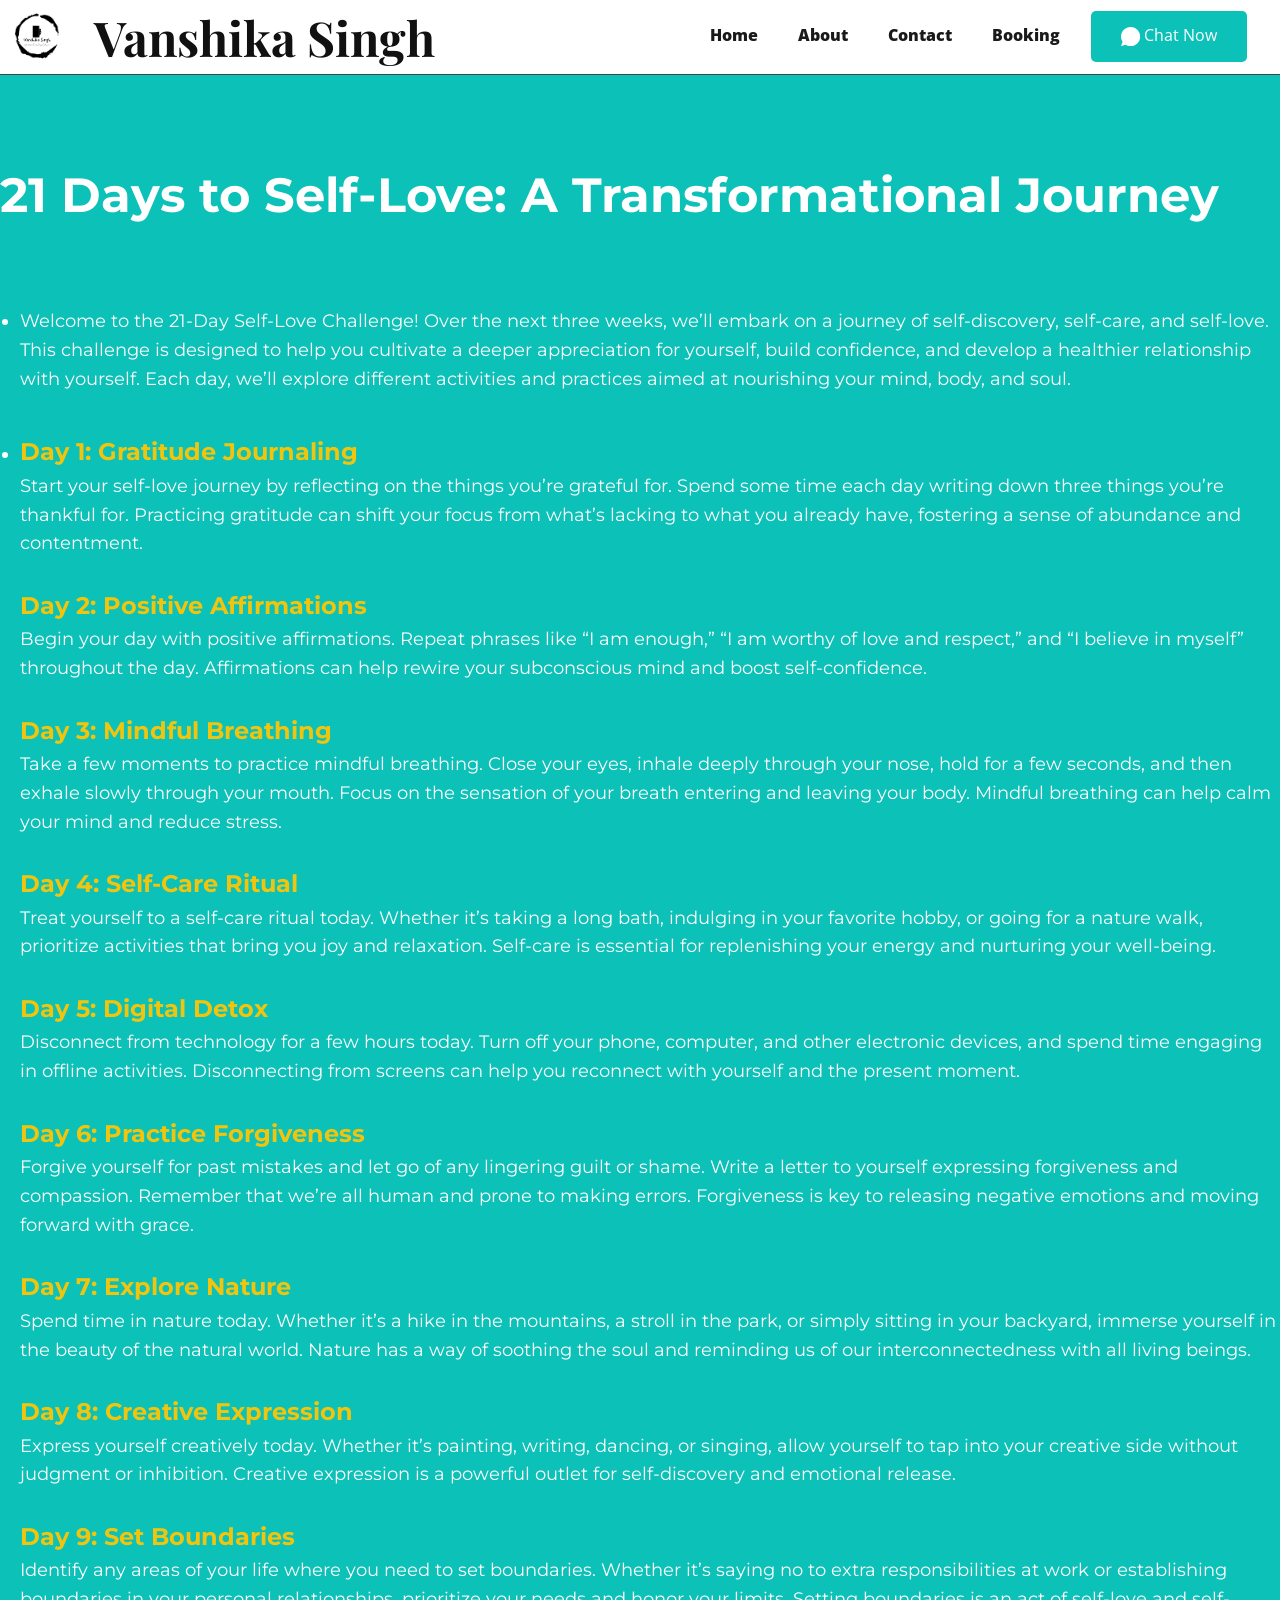
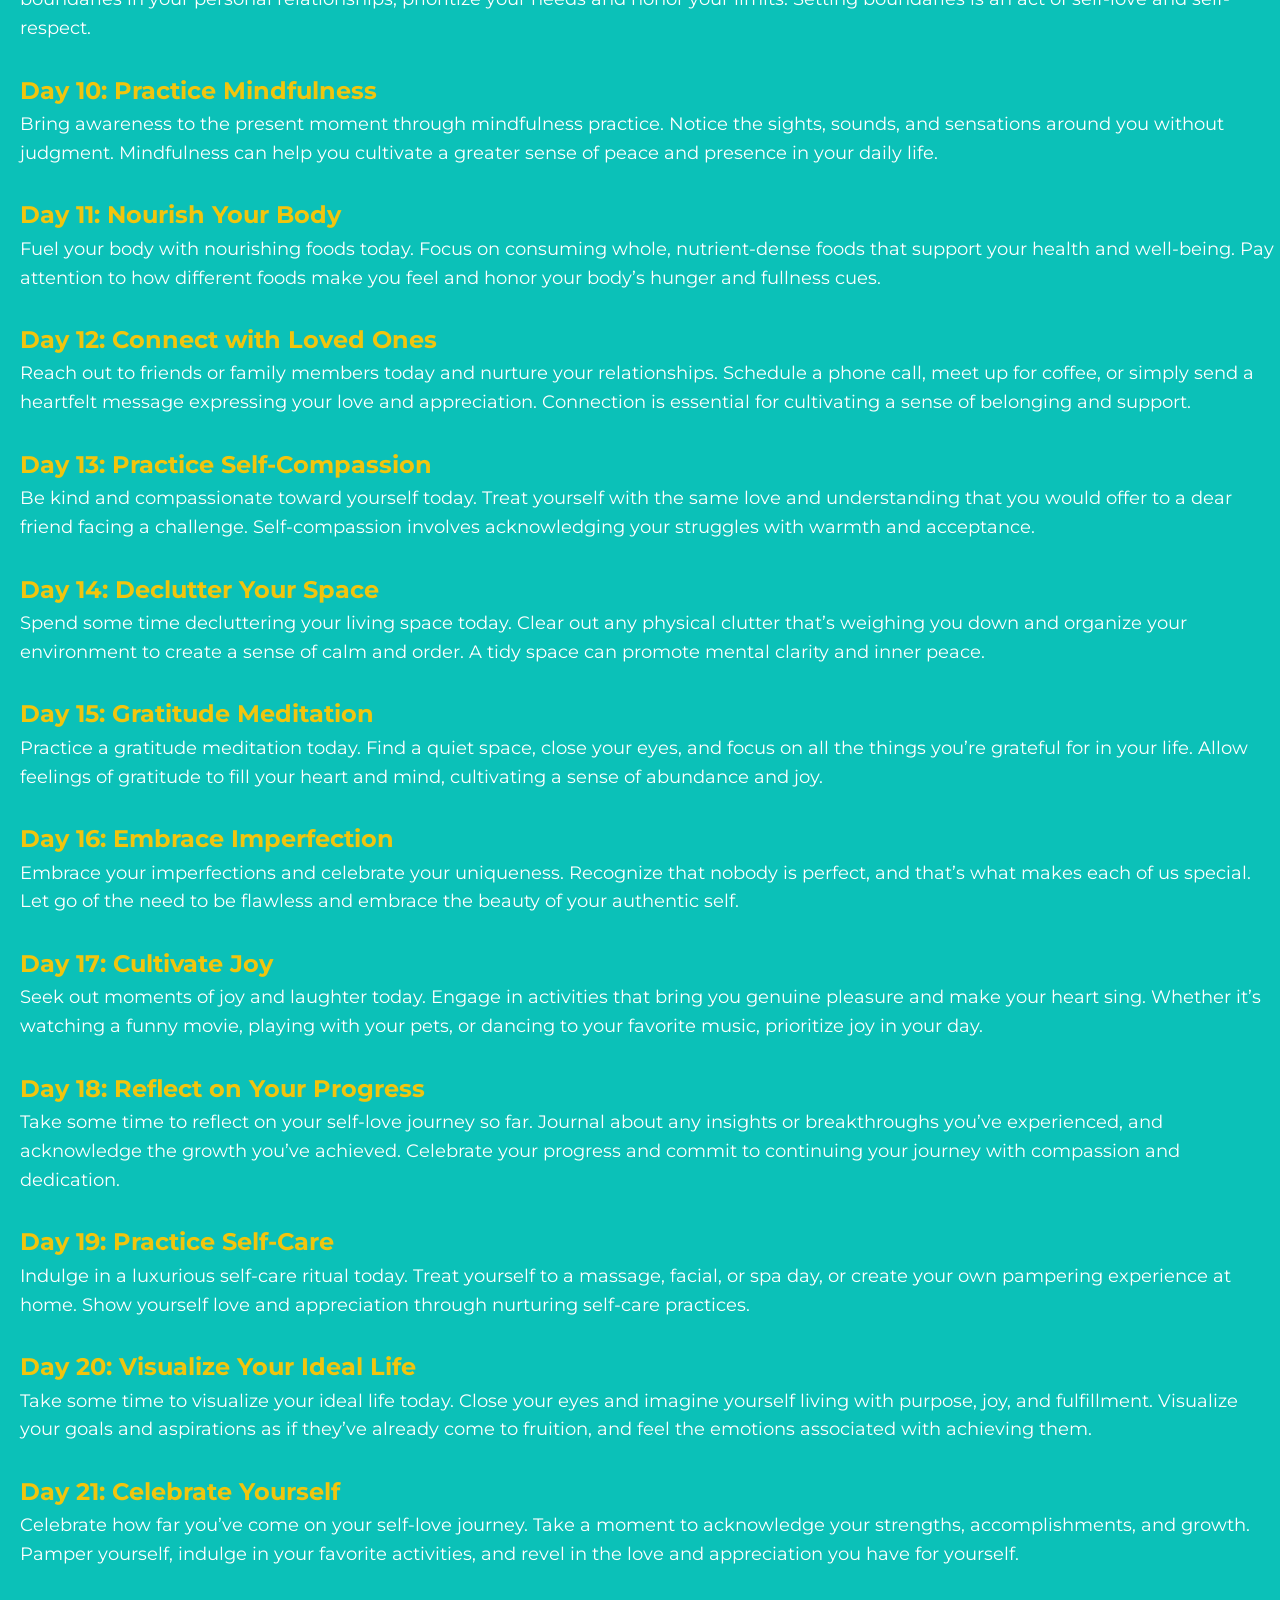
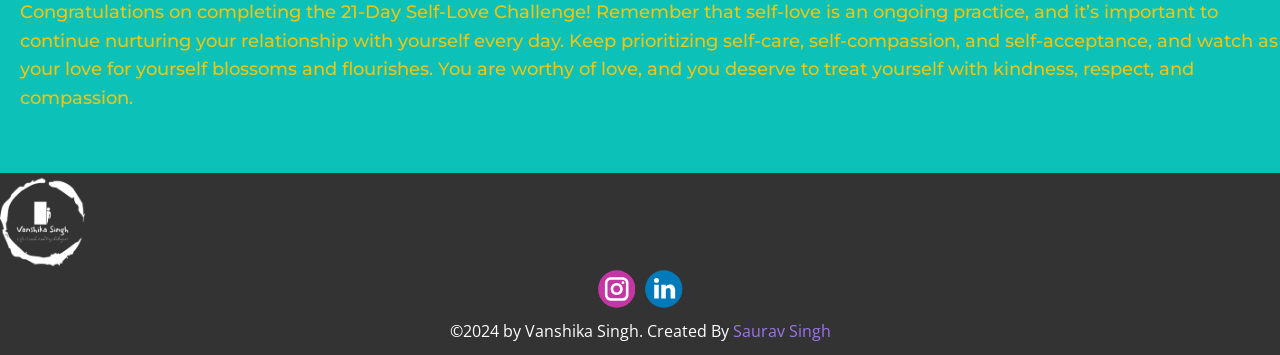
<file: Blog.html>
<!DOCTYPE html>
<html style="font-size: 16px;" lang="en"><head>
    <meta name="viewport" content="width=device-width, initial-scale=1.0">
    <meta charset="utf-8">
    <meta name="keywords" content="">
    <meta name="description" content="">
    <title>Blog</title>
    <link
    rel="icon"
    type="image/png"
    sizes="32x32"
    href="./images/logo-color.png"
  />
    <link rel="stylesheet" href="nicepage.css" media="screen">
<link rel="stylesheet" href="Blog.css" media="screen">
    <script class="u-script" type="text/javascript" src="jquery.js" defer=""></script>
    <script class="u-script" type="text/javascript" src="nicepage.js" defer=""></script>
    <meta name="generator" content="Nicepage 6.9.2, nicepage.com">
    <link id="u-theme-google-font" rel="stylesheet" href="https://fonts.googleapis.com/css?family=Roboto:100,100i,300,300i,400,400i,500,500i,700,700i,900,900i|Open+Sans:300,300i,400,400i,500,500i,600,600i,700,700i,800,800i">
    <link id="u-page-google-font" rel="stylesheet" href="https://fonts.googleapis.com/css?family=Montserrat:100,100i,200,200i,300,300i,400,400i,500,500i,600,600i,700,700i,800,800i,900,900i|Playfair+Display:400,400i,500,500i,600,600i,700,700i,800,800i,900,900i">
    
    
    
    <script type="application/ld+json">{
		"@context": "http://schema.org",
		"@type": "Organization",
		"name": "",
		"logo": "images/logo-black.png",
		"sameAs": [
				"https://www.instagram.com/vanshika_lifecoach?igsh=eTRudTh4aG1zc2Ew&utm_source=qr",
				"http://linkedin.com/in/vanshika-singh-44b820205"
		]
}</script>
    <meta name="theme-color" content="#9b74ec">
    <meta property="og:title" content="Blog">
    <meta property="og:type" content="website">
  <meta data-intl-tel-input-cdn-path="intlTelInput/"></head>
  <body data-path-to-root="./" data-include-products="false" class="u-body u-xl-mode" data-lang="en"><header class="u-clearfix u-header u-sticky u-white u-header" id="sec-f943" data-animation-name="" data-animation-duration="0" data-animation-delay="0" data-animation-direction=""><a href="#" class="u-image u-logo u-image-1" data-image-width="1500" data-image-height="1500">
        <img src="images/logo-black.png" class="u-logo-image u-logo-image-1">
      </a><nav class="u-menu u-menu-one-level u-offcanvas u-menu-1">
        <div class="menu-collapse" style="font-size: 1rem; letter-spacing: 0px; font-weight: 700;">
          <a class="u-button-style u-custom-border u-custom-border-color u-custom-borders u-custom-color u-custom-effect-duration u-custom-left-right-menu-spacing u-custom-text-active-color u-custom-text-color u-custom-text-hover-color u-custom-top-bottom-menu-spacing u-nav-link" href="#">
            <svg class="u-svg-link" viewBox="0 0 24 24"><use xmlns:xlink="http://www.w3.org/1999/xlink" xlink:href="#svg-2e85"></use></svg>
            <svg class="u-svg-content" version="1.1" id="svg-2e85" viewBox="0 0 16 16" x="0px" y="0px" xmlns:xlink="http://www.w3.org/1999/xlink" xmlns="http://www.w3.org/2000/svg"><g><rect y="1" width="16" height="2"></rect><rect y="7" width="16" height="2"></rect><rect y="13" width="16" height="2"></rect>
</g></svg>
          </a>
        </div>
        <div class="u-custom-menu u-nav-container">
          <ul class="u-nav u-spacing-20 u-unstyled u-nav-1"><li class="u-nav-item"><a class="u-border-no-bottom u-border-no-left u-border-no-right u-border-no-top u-button-style u-nav-link u-text-active-palette-1-base u-text-grey-90 u-text-hover-palette-2-base" href="Home.html" style="padding: 10px;">Home</a>
</li><li class="u-nav-item"><a class="u-border-no-bottom u-border-no-left u-border-no-right u-border-no-top u-button-style u-nav-link u-text-active-palette-1-base u-text-grey-90 u-text-hover-palette-2-base" href="About.html" style="padding: 10px;">About</a>
</li><li class="u-nav-item"><a class="u-border-no-bottom u-border-no-left u-border-no-right u-border-no-top u-button-style u-nav-link u-text-active-palette-1-base u-text-grey-90 u-text-hover-palette-2-base" href="Contact.html" style="padding: 10px;">Contact</a>
</li><li class="u-nav-item"><a class="u-border-no-bottom u-border-no-left u-border-no-right u-border-no-top u-button-style u-nav-link u-text-active-palette-1-base u-text-grey-90 u-text-hover-palette-2-base" href="Booking.html" style="padding: 10px;">Booking</a>
</li></ul>
        </div>
        <div class="u-custom-menu u-nav-container-collapse">
          <div class="u-black u-container-style u-inner-container-layout u-opacity u-opacity-95 u-sidenav">
            <div class="u-inner-container-layout u-sidenav-overflow">
              <div class="u-menu-close"></div>
              <ul class="u-align-center u-nav u-popupmenu-items u-unstyled u-nav-2"><li class="u-nav-item"><a class="u-button-style u-nav-link" href="Home.html">Home</a>
</li><li class="u-nav-item"><a class="u-button-style u-nav-link" href="About.html">About</a>
</li><li class="u-nav-item"><a class="u-button-style u-nav-link" href="Contact.html">Contact</a>
</li><li class="u-nav-item"><a class="u-button-style u-nav-link" href="Booking.html">Booking</a>
</li></ul>
            </div>
          </div>
          <div class="u-black u-menu-overlay u-opacity u-opacity-70"></div>
        </div>
      </nav><a href="https://www.wame.pro/1ht0c3" class="u-align-center u-border-none u-btn u-btn-round u-button-style u-custom-color-5 u-radius u-text-body-alt-color u-text-hover-palette-2-base u-btn-1" target="_blank"><span class="u-icon u-icon-1"><svg xmlns="http://www.w3.org/2000/svg" xmlns:xlink="http://www.w3.org/1999/xlink" version="1.1" xml:space="preserve" class="u-svg-content" viewBox="0 0 512 512" x="0px" y="0px" style="width: 1em; height: 1em;"><path style="fill:currentColor;" d="M256,0C114.617,0,0,114.617,0,256c0,52.03,15.563,100.414,42.231,140.818L0,512l119.128-39.706  C158.72,497.399,205.639,512,256,512c141.383,0,256-114.617,256-256S397.383,0,256,0z"></path><path style="fill:#FFFFFF;" d="M397.233,335.078V377.6c0.062,15.66-12.606,28.398-28.292,28.469c-0.892,0-1.783-0.035-2.675-0.115  c-43.705-4.74-85.689-19.641-122.571-43.52c-34.313-21.76-63.409-50.803-85.222-85.054c-24.002-36.979-38.938-79.086-43.599-122.898  c-1.412-15.59,10.108-29.378,25.732-30.791c0.847-0.062,1.686-0.106,2.534-0.106h42.611c14.257-0.141,26.412,10.293,28.407,24.382  c1.801,13.612,5.138,26.968,9.94,39.83c3.902,10.364,1.404,22.042-6.391,29.908l-18.035,17.999  c20.215,35.487,49.664,64.874,85.221,85.054l18.035-17.999c7.883-7.786,19.588-10.275,29.97-6.382  c12.888,4.802,26.271,8.13,39.91,9.922C387.09,308.312,397.594,320.689,397.233,335.078z"></path></svg></span>&nbsp;Chat Now
      </a><h3 class="u-align-center u-custom-font u-font-playfair-display u-headline u-text u-text-body-color u-text-default u-text-1">
        <a href="/">Vanshika Singh</a>
      </h3><div class="u-align-center u-border-1 u-border-grey-dark-1 u-expanded-width u-line u-line-horizontal u-line-1"></div></header>
    <section class="u-clearfix u-custom-color-5 u-section-1" id="carousel_9ea9">
      <div class="u-clearfix u-sheet u-sheet-1">
        <p class="u-custom-font u-font-montserrat u-text u-text-1">
          <span style="font-weight: 700; font-size: 3rem;"> 21 Days to Self-Love: A Transformational Journey</span>
          <br>
          <br>
          <br>
          <br>
          <br>
          <br>
          <br>
          <br>
          <br>
          <br>
          <br>
          <br>
          <br>
          <br>
        </p>
        <ul class="u-custom-font u-font-montserrat u-text u-text-2">
          <li> Welcome to the 21-Day Self-Love Challenge! Over the next three weeks, we’ll embark on a journey of self-discovery, self-care, and self-love. This challenge is designed to help you cultivate a deeper appreciation for yourself, build confidence, and develop a healthier relationship with yourself. Each day, we’ll explore different activities and practices aimed at nourishing your mind, body, and soul.</li>
        </ul>
        <ul class="u-custom-font u-font-montserrat u-text u-text-3">
          <li>
            <span style="font-size: 1.5rem; font-weight: 700;" class="u-text-palette-3-base"> Day 1: Gratitude Journaling</span>
            <span class="u-text-palette-3-base">
              <br>
            </span>Start your self-love journey by reflecting on the things you’re grateful for. Spend some time each day writing down three things you’re thankful for. Practicing gratitude can shift your focus from what’s lacking to what you already have, fostering a sense of abundance and contentment.<br>
            <br>
            <span style="font-weight: 700; font-size: 1.5rem;" class="u-text-palette-3-base">Day 2: Positive Affirmations</span>
            <br>Begin your day with positive affirmations. Repeat phrases like “I am enough,” “I am worthy of love and respect,” and “I believe in myself” throughout the day. Affirmations can help rewire your subconscious mind and boost self-confidence.<br>
            <br>
            <span style="font-weight: 700; font-size: 1.5rem;" class="u-text-palette-3-base">Day 3: Mindful Breathing</span>
            <br>Take a few moments to practice mindful breathing. Close your eyes, inhale deeply through your nose, hold for a few seconds, and then exhale slowly through your mouth. Focus on the sensation of your breath entering and leaving your body. Mindful breathing can help calm your mind and reduce stress.<br>
            <br>
            <span style="font-weight: 700; font-size: 1.5rem;" class="u-text-palette-3-base">Day 4: Self-Care Ritual</span>
            <br>Treat yourself to a self-care ritual today. Whether it’s taking a long bath, indulging in your favorite hobby, or going for a nature walk, prioritize activities that bring you joy and relaxation. Self-care is essential for replenishing your energy and nurturing your well-being.<br>
            <br>
            <span style="font-weight: 700; font-size: 1.5rem;" class="u-text-palette-3-base">Day 5: Digital Detox</span>
            <br>Disconnect from technology for a few hours today. Turn off your phone, computer, and other electronic devices, and spend time engaging in offline activities. Disconnecting from screens can help you reconnect with yourself and the present moment.<br>
            <br>
            <span style="font-weight: 700; font-size: 1.5rem;" class="u-text-palette-3-base">Day 6: Practice Forgiveness</span>
            <br>Forgive yourself for past mistakes and let go of any lingering guilt or shame. Write a letter to yourself expressing forgiveness and compassion. Remember that we’re all human and prone to making errors. Forgiveness is key to releasing negative emotions and moving forward with grace.<br>
            <br>
            <span style="font-weight: 700; font-size: 1.5rem;" class="u-text-palette-3-base">Day 7: Explore Nature</span>
            <br>Spend time in nature today. Whether it’s a hike in the mountains, a stroll in the park, or simply sitting in your backyard, immerse yourself in the beauty of the natural world. Nature has a way of soothing the soul and reminding us of our interconnectedness with all living beings.<br>
            <br>
            <span style="font-weight: 700; font-size: 1.5rem;" class="u-text-palette-3-base">Day 8: Creative Expression</span>
            <br>Express yourself creatively today. Whether it’s painting, writing, dancing, or singing, allow yourself to tap into your creative side without judgment or inhibition. Creative expression is a powerful outlet for self-discovery and emotional release.<br>
            <br>
            <span style="font-weight: 700; font-size: 1.5rem;" class="u-text-palette-3-base">Day 9: Set Boundaries</span>
            <span class="u-text-palette-3-base">
              <br>
            </span>Identify any areas of your life where you need to set boundaries. Whether it’s saying no to extra responsibilities at work or establishing boundaries in your personal relationships, prioritize your needs and honor your limits. Setting boundaries is an act of self-love and self-respect.<br>
            <br>
            <span style="font-weight: 700; font-size: 1.5rem;" class="u-text-palette-3-base">Day 10: Practice Mindfulness</span>
            <br>Bring awareness to the present moment through mindfulness practice. Notice the sights, sounds, and sensations around you without judgment. Mindfulness can help you cultivate a greater sense of peace and presence in your daily life.<br>
            <br>
            <span style="font-weight: 700; font-size: 1.5rem;" class="u-text-palette-3-base">Day 11: Nourish Your Body</span>
            <br>Fuel your body with nourishing foods today. Focus on consuming whole, nutrient-dense foods that support your health and well-being. Pay attention to how different foods make you feel and honor your body’s hunger and fullness cues.<br>
            <br><span style="font-weight: 700; font-size: 1.5rem;" class="u-text-palette-3-base">Day 12: Connect with Loved Ones</span>
            <br>Reach out to friends or family members today and nurture your relationships. Schedule a phone call, meet up for coffee, or simply send a heartfelt message expressing your love and appreciation. Connection is essential for cultivating a sense of belonging and support.<br>
            <br><span style="font-weight: 700; font-size: 1.5rem;" class="u-text-palette-3-base">Day 13: Practice Self-Compassion</span>
            <br>Be kind and compassionate toward yourself today. Treat yourself with the same love and understanding that you would offer to a dear friend facing a challenge. Self-compassion involves acknowledging your struggles with warmth and acceptance.<br>
            <br><span style="font-weight: 700; font-size: 1.5rem;" class="u-text-palette-3-base">Day 14: Declutter Your Space</span><br>Spend some time decluttering your living space today. Clear out any physical clutter that’s weighing you down and organize your environment to create a sense of calm and order. A tidy space can promote mental clarity and inner peace.<br>
            <br><span style="font-weight: 700; font-size: 1.5rem;" class="u-text-palette-3-base">Day 15: Gratitude Meditation</span><br>Practice a gratitude meditation today. Find a quiet space, close your eyes, and focus on all the things you’re grateful for in your life. Allow feelings of gratitude to fill your heart and mind, cultivating a sense of abundance and joy.<br>
            <br><span style="font-weight: 700; font-size: 1.5rem;" class="u-text-palette-3-base">Day 16: Embrace Imperfection</span><br>Embrace your imperfections and celebrate your uniqueness. Recognize that nobody is perfect, and that’s what makes each of us special. Let go of the need to be flawless and embrace the beauty of your authentic self.<br>
            <br><span style="font-weight: 700; font-size: 1.5rem;" class="u-text-palette-3-base">Day 17: Cultivate Joy</span><br>Seek out moments of joy and laughter today. Engage in activities that bring you genuine pleasure and make your heart sing. Whether it’s watching a funny movie, playing with your pets, or dancing to your favorite music, prioritize joy in your day.<br>
            <br><span style="font-weight: 700; font-size: 1.5rem;" class="u-text-palette-3-base">Day 18: Reflect on Your Progress</span><br>Take some time to reflect on your self-love journey so far. Journal about any insights or breakthroughs you’ve experienced, and acknowledge the growth you’ve achieved. Celebrate your progress and commit to continuing your journey with compassion and dedication.<br>
            <br><span style="font-weight: 700; font-size: 1.5rem;" class="u-text-palette-3-base">Day 19: Practice Self-Care</span><br>Indulge in a luxurious self-care ritual today. Treat yourself to a massage, facial, or spa day, or create your own pampering experience at home. Show yourself love and appreciation through nurturing self-care practices.<br>
            <br><span style="font-weight: 700; font-size: 1.5rem;" class="u-text-palette-3-base">Day 20: Visualize Your Ideal Life</span><br>Take some time to visualize your ideal life today. Close your eyes and imagine yourself living with purpose, joy, and fulfillment. Visualize your goals and aspirations as if they’ve already come to fruition, and feel the emotions associated with achieving them.<br>
            <br><span style="font-weight: 700; font-size: 1.5rem;" class="u-text-palette-3-base">Day 21: Celebrate Yourself</span><br>Celebrate how far you’ve come on your self-love journey. Take a moment to acknowledge your strengths, accomplishments, and growth. Pamper yourself, indulge in your favorite activities, and revel in the love and appreciation you have for yourself.<br>
            <br><span style="font-weight: 500;" class="u-text-palette-3-base">Congratulations on completing the 21-Day Self-Love Challenge! Remember that self-love is an ongoing practice, and it’s important to continue nurturing your relationship with yourself every day. Keep prioritizing self-care, self-compassion, and self-acceptance, and watch as your love for yourself blossoms and flourishes. You are worthy of love, and you deserve to treat yourself with kindness, respect, and compassion.</span>
          </li>
        </ul>
      </div>
    </section>
    
    
    
    <footer class="u-align-center-md u-align-center-sm u-align-center-xs u-clearfix u-footer u-grey-80" id="sec-530e"><div class="u-clearfix u-sheet u-sheet-1">
        <a href="#" class="u-image u-logo u-image-1" data-image-width="1500" data-image-height="1687">
          <img src="images/logo-no-background.png" class="u-logo-image u-logo-image-1">
        </a>
        <div class="u-align-left u-social-icons u-spacing-10 u-social-icons-1">
          <a class="u-social-url" title="instagram" target="_blank" href="https://www.instagram.com/vanshika_lifecoach?igsh=eTRudTh4aG1zc2Ew&amp;utm_source=qr"><span class="u-icon u-social-icon u-social-instagram u-icon-1"><svg class="u-svg-link" preserveAspectRatio="xMidYMin slice" viewBox="0 0 112 112" style=""><use xmlns:xlink="http://www.w3.org/1999/xlink" xlink:href="#svg-7870"></use></svg><svg class="u-svg-content" viewBox="0 0 112 112" x="0" y="0" id="svg-7870"><circle fill="currentColor" cx="56.1" cy="56.1" r="55"></circle><path fill="#FFFFFF" d="M55.9,38.2c-9.9,0-17.9,8-17.9,17.9C38,66,46,74,55.9,74c9.9,0,17.9-8,17.9-17.9C73.8,46.2,65.8,38.2,55.9,38.2
      z M55.9,66.4c-5.7,0-10.3-4.6-10.3-10.3c-0.1-5.7,4.6-10.3,10.3-10.3c5.7,0,10.3,4.6,10.3,10.3C66.2,61.8,61.6,66.4,55.9,66.4z"></path><path fill="#FFFFFF" d="M74.3,33.5c-2.3,0-4.2,1.9-4.2,4.2s1.9,4.2,4.2,4.2s4.2-1.9,4.2-4.2S76.6,33.5,74.3,33.5z"></path><path fill="#FFFFFF" d="M73.1,21.3H38.6c-9.7,0-17.5,7.9-17.5,17.5v34.5c0,9.7,7.9,17.6,17.5,17.6h34.5c9.7,0,17.5-7.9,17.5-17.5V38.8
      C90.6,29.1,82.7,21.3,73.1,21.3z M83,73.3c0,5.5-4.5,9.9-9.9,9.9H38.6c-5.5,0-9.9-4.5-9.9-9.9V38.8c0-5.5,4.5-9.9,9.9-9.9h34.5
      c5.5,0,9.9,4.5,9.9,9.9V73.3z"></path></svg></span>
          </a>
          <a class="u-social-url" title="Linkedin" target="_blank" href="http://linkedin.com/in/vanshika-singh-44b820205"><span class="u-icon u-social-icon u-social-linkedin u-icon-2"><svg class="u-svg-link" preserveAspectRatio="xMidYMin slice" viewBox="0 0 112 112" style=""><use xmlns:xlink="http://www.w3.org/1999/xlink" xlink:href="#svg-cc87"></use></svg><svg class="u-svg-content" viewBox="0 0 112 112" x="0" y="0" id="svg-cc87"><circle fill="currentColor" cx="56.1" cy="56.1" r="55"></circle><path fill="#FFFFFF" d="M41.3,83.7H27.9V43.4h13.4V83.7z M34.6,37.9L34.6,37.9c-4.6,0-7.5-3.1-7.5-7c0-4,3-7,7.6-7s7.4,3,7.5,7
      C42.2,34.8,39.2,37.9,34.6,37.9z M89.6,83.7H76.2V62.2c0-5.4-1.9-9.1-6.8-9.1c-3.7,0-5.9,2.5-6.9,4.9c-0.4,0.9-0.4,2.1-0.4,3.3v22.5
      H48.7c0,0,0.2-36.5,0-40.3h13.4v5.7c1.8-2.7,5-6.7,12.1-6.7c8.8,0,15.4,5.8,15.4,18.1V83.7z"></path></svg></span>
          </a>
        </div>
        <p class="u-align-center-lg u-align-center-md u-align-center-xl u-text u-text-1">©2024 by Vanshika Singh. Created By&nbsp;<a href="https://sauravinside.github.io/MyWebSite/" target="_blank" class="u-active-none u-border-none u-btn u-button-style u-hover-none u-none u-text-palette-1-base wixui-rich-text__text u-btn-1">Saurav Singh</a>
        </p>
      </div></footer>
  
</body></html>
</file>
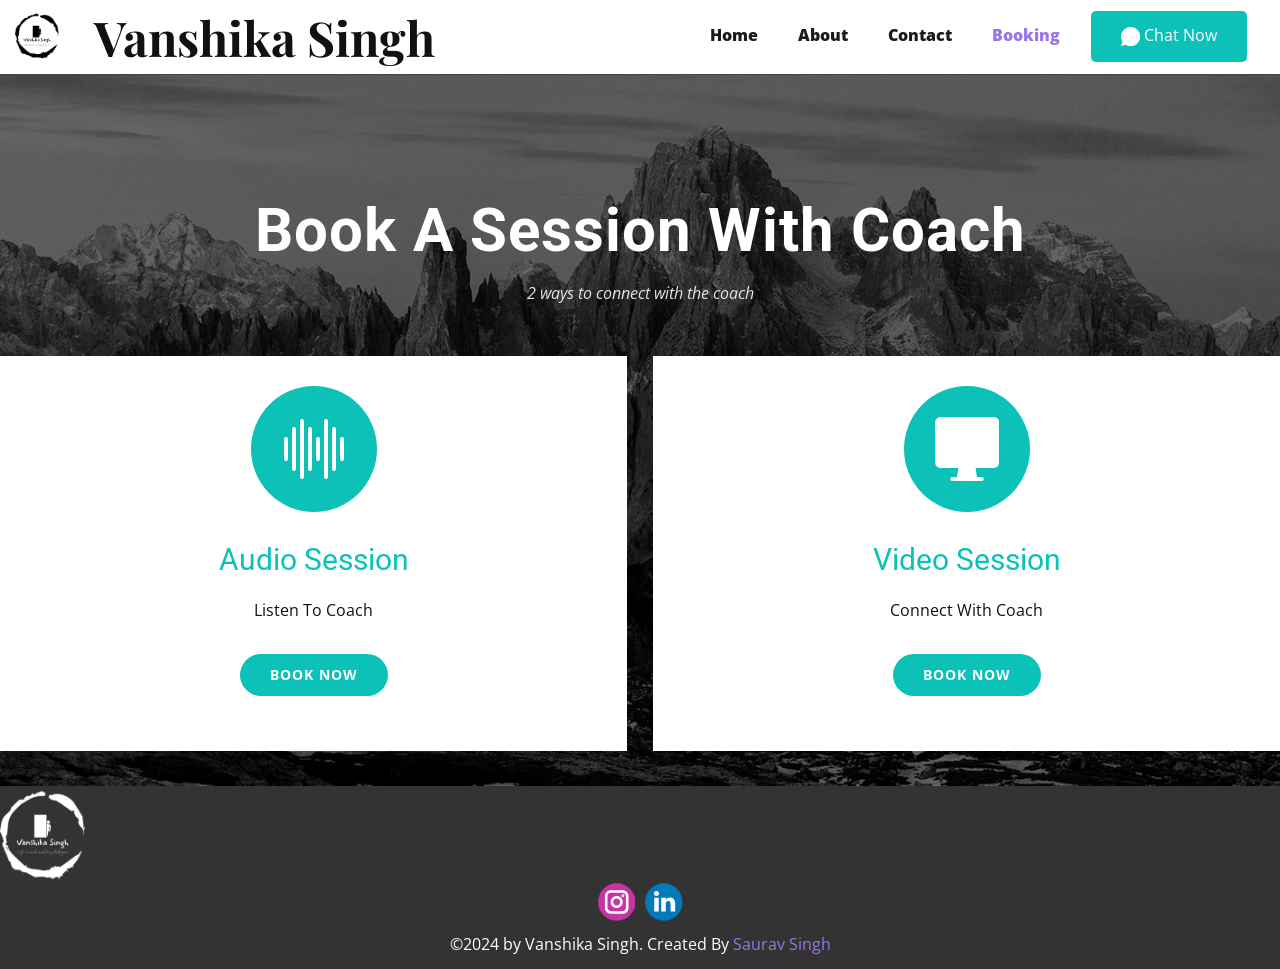
<file: Booking.html>
<!DOCTYPE html>
<html style="font-size: 16px;" lang="en"><head>
    <meta name="viewport" content="width=device-width, initial-scale=1.0">
    <meta charset="utf-8">
    <meta name="keywords" content="Always Travel with Us">
    <meta name="description" content="">
    <title>Booking</title>
    <link
    rel="icon"
    type="image/png"
    sizes="32x32"
    href="./images/logo-color.png"
  />
    <link rel="stylesheet" href="nicepage.css" media="screen">
<link rel="stylesheet" href="Booking.css" media="screen">
    <script class="u-script" type="text/javascript" src="jquery.js" defer=""></script>
    <script class="u-script" type="text/javascript" src="nicepage.js" defer=""></script>
    <meta name="generator" content="Nicepage 6.9.2, nicepage.com">
    <link id="u-theme-google-font" rel="stylesheet" href="https://fonts.googleapis.com/css?family=Roboto:100,100i,300,300i,400,400i,500,500i,700,700i,900,900i|Open+Sans:300,300i,400,400i,500,500i,600,600i,700,700i,800,800i">
    <link id="u-page-google-font" rel="stylesheet" href="https://fonts.googleapis.com/css?family=Playfair+Display:400,400i,500,500i,600,600i,700,700i,800,800i,900,900i">
    
    
    
    <script type="application/ld+json">{
		"@context": "http://schema.org",
		"@type": "Organization",
		"name": "",
		"logo": "images/logo-black.png",
		"sameAs": [
				"https://www.instagram.com/vanshika_lifecoach?igsh=eTRudTh4aG1zc2Ew&utm_source=qr",
				"http://linkedin.com/in/vanshika-singh-44b820205"
		]
}</script>
    <meta name="theme-color" content="#9b74ec">
    <meta property="og:title" content="Booking">
    <meta property="og:type" content="website">
  <meta data-intl-tel-input-cdn-path="intlTelInput/"></head>
  <body data-path-to-root="./" data-include-products="false" class="u-body u-xl-mode" data-lang="en"><header class="u-clearfix u-header u-sticky u-white u-header" id="sec-f943" data-animation-name="" data-animation-duration="0" data-animation-delay="0" data-animation-direction=""><a href="#" class="u-image u-logo u-image-1" data-image-width="1500" data-image-height="1500">
        <img src="images/logo-black.png" class="u-logo-image u-logo-image-1">
      </a><nav class="u-menu u-menu-one-level u-offcanvas u-menu-1">
        <div class="menu-collapse" style="font-size: 1rem; letter-spacing: 0px; font-weight: 700;">
          <a class="u-button-style u-custom-border u-custom-border-color u-custom-borders u-custom-color u-custom-effect-duration u-custom-left-right-menu-spacing u-custom-text-active-color u-custom-text-color u-custom-text-hover-color u-custom-top-bottom-menu-spacing u-nav-link" href="#">
            <svg class="u-svg-link" viewBox="0 0 24 24"><use xmlns:xlink="http://www.w3.org/1999/xlink" xlink:href="#svg-2e85"></use></svg>
            <svg class="u-svg-content" version="1.1" id="svg-2e85" viewBox="0 0 16 16" x="0px" y="0px" xmlns:xlink="http://www.w3.org/1999/xlink" xmlns="http://www.w3.org/2000/svg"><g><rect y="1" width="16" height="2"></rect><rect y="7" width="16" height="2"></rect><rect y="13" width="16" height="2"></rect>
</g></svg>
          </a>
        </div>
        <div class="u-custom-menu u-nav-container">
          <ul class="u-nav u-spacing-20 u-unstyled u-nav-1"><li class="u-nav-item"><a class="u-border-no-bottom u-border-no-left u-border-no-right u-border-no-top u-button-style u-nav-link u-text-active-palette-1-base u-text-grey-90 u-text-hover-palette-2-base" href="Home.html" style="padding: 10px;">Home</a>
</li><li class="u-nav-item"><a class="u-border-no-bottom u-border-no-left u-border-no-right u-border-no-top u-button-style u-nav-link u-text-active-palette-1-base u-text-grey-90 u-text-hover-palette-2-base" href="About.html" style="padding: 10px;">About</a>
</li><li class="u-nav-item"><a class="u-border-no-bottom u-border-no-left u-border-no-right u-border-no-top u-button-style u-nav-link u-text-active-palette-1-base u-text-grey-90 u-text-hover-palette-2-base" href="Contact.html" style="padding: 10px;">Contact</a>
</li><li class="u-nav-item"><a class="u-border-no-bottom u-border-no-left u-border-no-right u-border-no-top u-button-style u-nav-link u-text-active-palette-1-base u-text-grey-90 u-text-hover-palette-2-base" href="Booking.html" style="padding: 10px;">Booking</a>
</li></ul>
        </div>
        <div class="u-custom-menu u-nav-container-collapse">
          <div class="u-black u-container-style u-inner-container-layout u-opacity u-opacity-95 u-sidenav">
            <div class="u-inner-container-layout u-sidenav-overflow">
              <div class="u-menu-close"></div>
              <ul class="u-align-center u-nav u-popupmenu-items u-unstyled u-nav-2"><li class="u-nav-item"><a class="u-button-style u-nav-link" href="Home.html">Home</a>
</li><li class="u-nav-item"><a class="u-button-style u-nav-link" href="About.html">About</a>
</li><li class="u-nav-item"><a class="u-button-style u-nav-link" href="Contact.html">Contact</a>
</li><li class="u-nav-item"><a class="u-button-style u-nav-link" href="Booking.html">Booking</a>
</li></ul>
            </div>
          </div>
          <div class="u-black u-menu-overlay u-opacity u-opacity-70"></div>
        </div>
      </nav><a href="https://www.wame.pro/1ht0c3" class="u-align-center u-border-none u-btn u-btn-round u-button-style u-custom-color-5 u-radius u-text-body-alt-color u-text-hover-palette-2-base u-btn-1" target="_blank"><span class="u-icon u-icon-1"><svg xmlns="http://www.w3.org/2000/svg" xmlns:xlink="http://www.w3.org/1999/xlink" version="1.1" xml:space="preserve" class="u-svg-content" viewBox="0 0 512 512" x="0px" y="0px" style="width: 1em; height: 1em;"><path style="fill:currentColor;" d="M256,0C114.617,0,0,114.617,0,256c0,52.03,15.563,100.414,42.231,140.818L0,512l119.128-39.706  C158.72,497.399,205.639,512,256,512c141.383,0,256-114.617,256-256S397.383,0,256,0z"></path><path style="fill:#FFFFFF;" d="M397.233,335.078V377.6c0.062,15.66-12.606,28.398-28.292,28.469c-0.892,0-1.783-0.035-2.675-0.115  c-43.705-4.74-85.689-19.641-122.571-43.52c-34.313-21.76-63.409-50.803-85.222-85.054c-24.002-36.979-38.938-79.086-43.599-122.898  c-1.412-15.59,10.108-29.378,25.732-30.791c0.847-0.062,1.686-0.106,2.534-0.106h42.611c14.257-0.141,26.412,10.293,28.407,24.382  c1.801,13.612,5.138,26.968,9.94,39.83c3.902,10.364,1.404,22.042-6.391,29.908l-18.035,17.999  c20.215,35.487,49.664,64.874,85.221,85.054l18.035-17.999c7.883-7.786,19.588-10.275,29.97-6.382  c12.888,4.802,26.271,8.13,39.91,9.922C387.09,308.312,397.594,320.689,397.233,335.078z"></path></svg></span>&nbsp;Chat Now
      </a><h3 class="u-align-center u-custom-font u-font-playfair-display u-headline u-text u-text-body-color u-text-default u-text-1">
        <a href="/">Vanshika Singh</a>
      </h3><div class="u-align-center u-border-1 u-border-grey-dark-1 u-expanded-width u-line u-line-horizontal u-line-1"></div></header> 
    <section class="skrollable u-align-center u-clearfix u-image u-shading u-section-1" id="sec-46c6" data-image-width="1980" data-image-height="806">
      <div class="u-clearfix u-sheet u-sheet-1">
        <h1 class="u-text u-text-1"><b>Book A Session With Coach</b>
        </h1>
        <p class="u-text u-text-grey-10 u-text-2">2 ways to connect with the coach</p>
        <div class="u-expanded-width u-list u-list-1">
          <div class="u-repeater u-repeater-1">
            <div class="u-align-center u-container-style u-list-item u-repeater-item u-white u-list-item-1">
              <div class="u-container-layout u-similar-container u-container-layout-1"><span class="u-custom-color-5 u-file-icon u-icon u-icon-circle u-icon-1"><img src="images/4930005-f5d17dbe.png" alt=""></span>
                <h3 class="u-align-center-sm u-text u-text-custom-color-5 u-text-3">Audio Session</h3>
                <p class="u-text u-text-4">Listen To Coach</p>
                <a href="payments.html" class="u-border-none u-btn u-btn-round u-button-style u-custom-color-5 u-hover-custom-color-5 u-radius u-btn-1">Book Now<br>
                </a>
              </div>
            </div>
            <div class="u-align-center u-container-style u-list-item u-repeater-item u-white u-list-item-2">
              <div class="u-container-layout u-similar-container u-container-layout-2"><span class="u-custom-color-5 u-file-icon u-icon u-icon-circle u-icon-2"><img src="images/3214781-9f9e5213.png" alt=""></span>
                <h3 class="u-align-center-sm u-text u-text-custom-color-5 u-text-5">Video Session</h3>
                <p class="u-text u-text-6">Connect With Coach</p>
                <a href="payments.html" class="u-border-none u-btn u-btn-round u-button-style u-custom-color-5 u-hover-custom-color-5 u-radius u-btn-2">Book Now<br>
                </a>
              </div>
            </div>
          </div>
        </div>
      </div>
    </section>
    
    
    
    <footer class="u-align-center-md u-align-center-sm u-align-center-xs u-clearfix u-footer u-grey-80" id="sec-530e"><div class="u-clearfix u-sheet u-sheet-1">
        <a href="#" class="u-image u-logo u-image-1" data-image-width="1500" data-image-height="1687">
          <img src="images/logo-no-background.png" class="u-logo-image u-logo-image-1">
        </a>
        <div class="u-align-left u-social-icons u-spacing-10 u-social-icons-1">
          <a class="u-social-url" title="instagram" target="_blank" href="https://www.instagram.com/vanshika_lifecoach?igsh=eTRudTh4aG1zc2Ew&amp;utm_source=qr"><span class="u-icon u-social-icon u-social-instagram u-icon-1"><svg class="u-svg-link" preserveAspectRatio="xMidYMin slice" viewBox="0 0 112 112" style=""><use xmlns:xlink="http://www.w3.org/1999/xlink" xlink:href="#svg-7870"></use></svg><svg class="u-svg-content" viewBox="0 0 112 112" x="0" y="0" id="svg-7870"><circle fill="currentColor" cx="56.1" cy="56.1" r="55"></circle><path fill="#FFFFFF" d="M55.9,38.2c-9.9,0-17.9,8-17.9,17.9C38,66,46,74,55.9,74c9.9,0,17.9-8,17.9-17.9C73.8,46.2,65.8,38.2,55.9,38.2
      z M55.9,66.4c-5.7,0-10.3-4.6-10.3-10.3c-0.1-5.7,4.6-10.3,10.3-10.3c5.7,0,10.3,4.6,10.3,10.3C66.2,61.8,61.6,66.4,55.9,66.4z"></path><path fill="#FFFFFF" d="M74.3,33.5c-2.3,0-4.2,1.9-4.2,4.2s1.9,4.2,4.2,4.2s4.2-1.9,4.2-4.2S76.6,33.5,74.3,33.5z"></path><path fill="#FFFFFF" d="M73.1,21.3H38.6c-9.7,0-17.5,7.9-17.5,17.5v34.5c0,9.7,7.9,17.6,17.5,17.6h34.5c9.7,0,17.5-7.9,17.5-17.5V38.8
      C90.6,29.1,82.7,21.3,73.1,21.3z M83,73.3c0,5.5-4.5,9.9-9.9,9.9H38.6c-5.5,0-9.9-4.5-9.9-9.9V38.8c0-5.5,4.5-9.9,9.9-9.9h34.5
      c5.5,0,9.9,4.5,9.9,9.9V73.3z"></path></svg></span>
          </a>
          <a class="u-social-url" title="Linkedin" target="_blank" href="http://linkedin.com/in/vanshika-singh-44b820205"><span class="u-icon u-social-icon u-social-linkedin u-icon-2"><svg class="u-svg-link" preserveAspectRatio="xMidYMin slice" viewBox="0 0 112 112" style=""><use xmlns:xlink="http://www.w3.org/1999/xlink" xlink:href="#svg-cc87"></use></svg><svg class="u-svg-content" viewBox="0 0 112 112" x="0" y="0" id="svg-cc87"><circle fill="currentColor" cx="56.1" cy="56.1" r="55"></circle><path fill="#FFFFFF" d="M41.3,83.7H27.9V43.4h13.4V83.7z M34.6,37.9L34.6,37.9c-4.6,0-7.5-3.1-7.5-7c0-4,3-7,7.6-7s7.4,3,7.5,7
      C42.2,34.8,39.2,37.9,34.6,37.9z M89.6,83.7H76.2V62.2c0-5.4-1.9-9.1-6.8-9.1c-3.7,0-5.9,2.5-6.9,4.9c-0.4,0.9-0.4,2.1-0.4,3.3v22.5
      H48.7c0,0,0.2-36.5,0-40.3h13.4v5.7c1.8-2.7,5-6.7,12.1-6.7c8.8,0,15.4,5.8,15.4,18.1V83.7z"></path></svg></span>
          </a>
        </div>
        <p class="u-align-center-lg u-align-center-md u-align-center-xl u-text u-text-1">©2024 by Vanshika Singh. Created By&nbsp;<a href="https://sauravinside.github.io/MyWebSite/" target="_blank" class="u-active-none u-border-none u-btn u-button-style u-hover-none u-none u-text-palette-1-base wixui-rich-text__text u-btn-1">Saurav Singh</a>
        </p>
      </div></footer>
    <span style="height: 64px; width: 64px; margin-left: 0px; margin-right: auto; margin-top: 0px; right: 20px; bottom: 20px; padding: 20px;" class="u-back-to-top u-border-2 u-border-palette-1-base u-icon u-icon-circle u-opacity u-opacity-85" data-href="#">
        <svg class="u-svg-link" preserveAspectRatio="xMidYMin slice" viewBox="0 0 551.13 551.13"><use xmlns:xlink="http://www.w3.org/1999/xlink" xlink:href="#svg-1d98"></use></svg>
        <svg class="u-svg-content" enable-background="new 0 0 551.13 551.13" viewBox="0 0 551.13 551.13" xmlns="http://www.w3.org/2000/svg" id="svg-1d98"><path d="m275.565 189.451 223.897 223.897h51.668l-275.565-275.565-275.565 275.565h51.668z"></path></svg>
    </span>
  
</body></html>
</file>
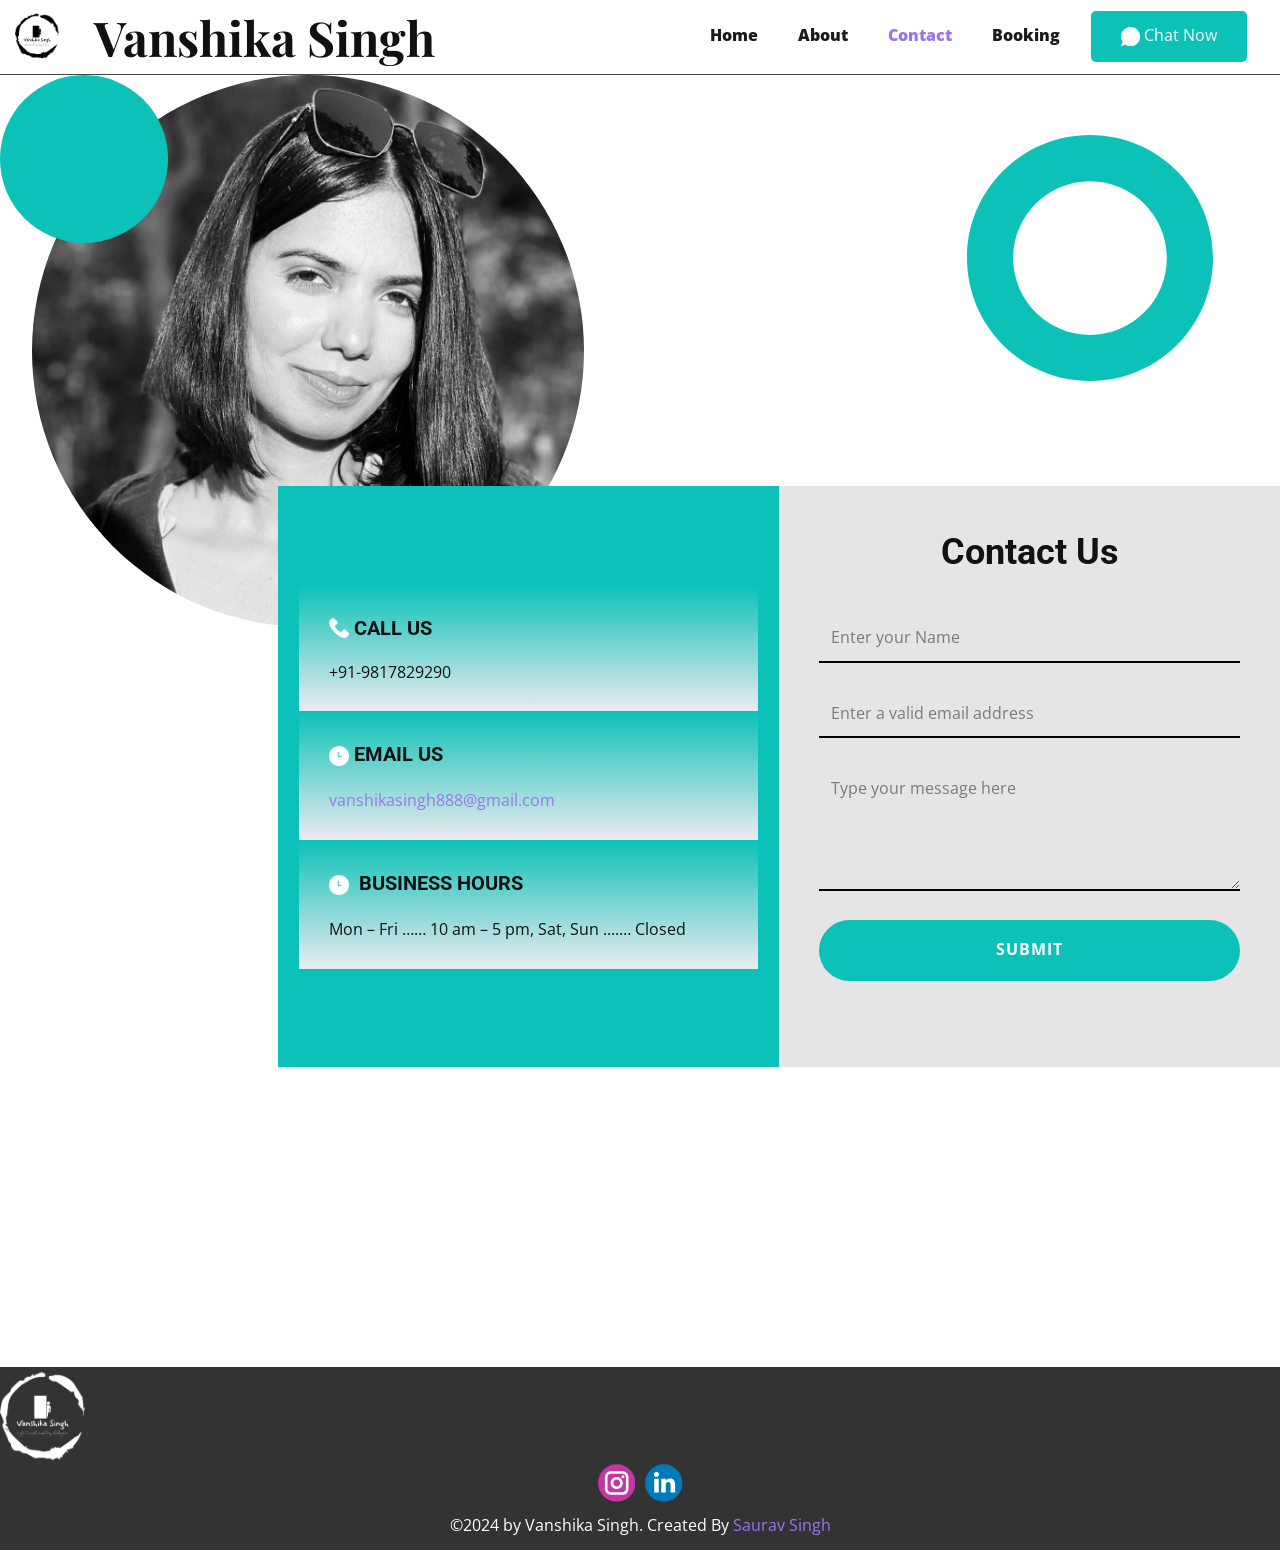
<file: Contact.html>
<!DOCTYPE html>
<html style="font-size: 16px;" lang="en"><head>
    <meta name="viewport" content="width=device-width, initial-scale=1.0">
    <meta charset="utf-8">
    <meta name="keywords" content="Contact Us">
    <meta name="description" content="">
    <title>Contact</title>
    <link
    rel="icon"
    type="image/png"
    sizes="32x32"
    href="./images/logo-color.png"
  />
    <link rel="stylesheet" href="nicepage.css" media="screen">
<link rel="stylesheet" href="Contact.css" media="screen">
    <script class="u-script" type="text/javascript" src="jquery.js" defer=""></script>
    <script class="u-script" type="text/javascript" src="nicepage.js" defer=""></script>
    <meta name="generator" content="Nicepage 6.9.2, nicepage.com">
    <meta name="referrer" content="origin">
    <link id="u-theme-google-font" rel="stylesheet" href="https://fonts.googleapis.com/css?family=Roboto:100,100i,300,300i,400,400i,500,500i,700,700i,900,900i|Open+Sans:300,300i,400,400i,500,500i,600,600i,700,700i,800,800i">
    <link id="u-page-google-font" rel="stylesheet" href="https://fonts.googleapis.com/css?family=Playfair+Display:400,400i,500,500i,600,600i,700,700i,800,800i,900,900i">
    
    
    
    <script type="application/ld+json">{
		"@context": "http://schema.org",
		"@type": "Organization",
		"name": "",
		"logo": "images/logo-black.png",
		"sameAs": [
				"https://www.instagram.com/vanshika_lifecoach?igsh=eTRudTh4aG1zc2Ew&utm_source=qr",
				"http://linkedin.com/in/vanshika-singh-44b820205"
		]
}</script>
    <meta name="theme-color" content="#9b74ec">
    <meta property="og:title" content="Contact">
    <meta property="og:type" content="website">
  <meta data-intl-tel-input-cdn-path="intlTelInput/"></head>
  <body data-path-to-root="./" data-include-products="false" class="u-body u-xl-mode" data-lang="en"><header class="u-clearfix u-header u-sticky u-white u-header" id="sec-f943" data-animation-name="" data-animation-duration="0" data-animation-delay="0" data-animation-direction=""><a href="#" class="u-image u-logo u-image-1" data-image-width="1500" data-image-height="1500">
        <img src="images/logo-black.png" class="u-logo-image u-logo-image-1">
      </a><nav class="u-menu u-menu-one-level u-offcanvas u-menu-1">
        <div class="menu-collapse" style="font-size: 1rem; letter-spacing: 0px; font-weight: 700;">
          <a class="u-button-style u-custom-border u-custom-border-color u-custom-borders u-custom-color u-custom-effect-duration u-custom-left-right-menu-spacing u-custom-text-active-color u-custom-text-color u-custom-text-hover-color u-custom-top-bottom-menu-spacing u-nav-link" href="#">
            <svg class="u-svg-link" viewBox="0 0 24 24"><use xmlns:xlink="http://www.w3.org/1999/xlink" xlink:href="#svg-2e85"></use></svg>
            <svg class="u-svg-content" version="1.1" id="svg-2e85" viewBox="0 0 16 16" x="0px" y="0px" xmlns:xlink="http://www.w3.org/1999/xlink" xmlns="http://www.w3.org/2000/svg"><g><rect y="1" width="16" height="2"></rect><rect y="7" width="16" height="2"></rect><rect y="13" width="16" height="2"></rect>
</g></svg>
          </a>
        </div>
        <div class="u-custom-menu u-nav-container">
          <ul class="u-nav u-spacing-20 u-unstyled u-nav-1"><li class="u-nav-item"><a class="u-border-no-bottom u-border-no-left u-border-no-right u-border-no-top u-button-style u-nav-link u-text-active-palette-1-base u-text-grey-90 u-text-hover-palette-2-base" href="Home.html" style="padding: 10px;">Home</a>
</li><li class="u-nav-item"><a class="u-border-no-bottom u-border-no-left u-border-no-right u-border-no-top u-button-style u-nav-link u-text-active-palette-1-base u-text-grey-90 u-text-hover-palette-2-base" href="About.html" style="padding: 10px;">About</a>
</li><li class="u-nav-item"><a class="u-border-no-bottom u-border-no-left u-border-no-right u-border-no-top u-button-style u-nav-link u-text-active-palette-1-base u-text-grey-90 u-text-hover-palette-2-base" href="Contact.html" style="padding: 10px;">Contact</a>
</li><li class="u-nav-item"><a class="u-border-no-bottom u-border-no-left u-border-no-right u-border-no-top u-button-style u-nav-link u-text-active-palette-1-base u-text-grey-90 u-text-hover-palette-2-base" href="Booking.html" style="padding: 10px;">Booking</a>
</li></ul>
        </div>
        <div class="u-custom-menu u-nav-container-collapse">
          <div class="u-black u-container-style u-inner-container-layout u-opacity u-opacity-95 u-sidenav">
            <div class="u-inner-container-layout u-sidenav-overflow">
              <div class="u-menu-close"></div>
              <ul class="u-align-center u-nav u-popupmenu-items u-unstyled u-nav-2"><li class="u-nav-item"><a class="u-button-style u-nav-link" href="Home.html">Home</a>
</li><li class="u-nav-item"><a class="u-button-style u-nav-link" href="About.html">About</a>
</li><li class="u-nav-item"><a class="u-button-style u-nav-link" href="Contact.html">Contact</a>
</li><li class="u-nav-item"><a class="u-button-style u-nav-link" href="Booking.html">Booking</a>
</li></ul>
            </div>
          </div>
          <div class="u-black u-menu-overlay u-opacity u-opacity-70"></div>
        </div>
      </nav><a href="https://www.wame.pro/1ht0c3" class="u-align-center u-border-none u-btn u-btn-round u-button-style u-custom-color-5 u-radius u-text-body-alt-color u-text-hover-palette-2-base u-btn-1" target="_blank"><span class="u-icon u-icon-1"><svg xmlns="http://www.w3.org/2000/svg" xmlns:xlink="http://www.w3.org/1999/xlink" version="1.1" xml:space="preserve" class="u-svg-content" viewBox="0 0 512 512" x="0px" y="0px" style="width: 1em; height: 1em;"><path style="fill:currentColor;" d="M256,0C114.617,0,0,114.617,0,256c0,52.03,15.563,100.414,42.231,140.818L0,512l119.128-39.706  C158.72,497.399,205.639,512,256,512c141.383,0,256-114.617,256-256S397.383,0,256,0z"></path><path style="fill:#FFFFFF;" d="M397.233,335.078V377.6c0.062,15.66-12.606,28.398-28.292,28.469c-0.892,0-1.783-0.035-2.675-0.115  c-43.705-4.74-85.689-19.641-122.571-43.52c-34.313-21.76-63.409-50.803-85.222-85.054c-24.002-36.979-38.938-79.086-43.599-122.898  c-1.412-15.59,10.108-29.378,25.732-30.791c0.847-0.062,1.686-0.106,2.534-0.106h42.611c14.257-0.141,26.412,10.293,28.407,24.382  c1.801,13.612,5.138,26.968,9.94,39.83c3.902,10.364,1.404,22.042-6.391,29.908l-18.035,17.999  c20.215,35.487,49.664,64.874,85.221,85.054l18.035-17.999c7.883-7.786,19.588-10.275,29.97-6.382  c12.888,4.802,26.271,8.13,39.91,9.922C387.09,308.312,397.594,320.689,397.233,335.078z"></path></svg></span>&nbsp;Chat Now
      </a><h3 class="u-align-center u-custom-font u-font-playfair-display u-headline u-text u-text-body-color u-text-default u-text-1">
        <a href="/">Vanshika Singh</a>
      </h3><div class="u-align-center u-border-1 u-border-grey-dark-1 u-expanded-width u-line u-line-horizontal u-line-1"></div></header>
    <section class="u-clearfix u-white u-section-1" id="carousel_644b">
      <div class="u-clearfix u-sheet u-sheet-1">
        <div class="u-shape u-shape-svg u-text-custom-color-5 u-shape-1" data-animation-name="customAnimationIn" data-animation-duration="1500" data-animation-delay="500">
          <svg class="u-svg-link" preserveAspectRatio="none" viewBox="0 0 160 160" style=""><use xmlns:xlink="http://www.w3.org/1999/xlink" xlink:href="#svg-988f"></use></svg>
          <svg xmlns="http://www.w3.org/2000/svg" xmlns:xlink="http://www.w3.org/1999/xlink" version="1.1" xml:space="preserve" class="u-svg-content" viewBox="0 0 160 160" x="0px" y="0px" id="svg-988f" style="enable-background:new 0 0 160 160;"><path d="M80,30c27.6,0,50,22.4,50,50s-22.4,50-50,50s-50-22.4-50-50S52.4,30,80,30 M80,0C35.8,0,0,35.8,0,80s35.8,80,80,80
	s80-35.8,80-80S124.2,0,80,0L80,0z"></path></svg>
        </div>
        <div class="custom-expanded u-image u-image-circle u-image-1" data-image-width="590" data-image-height="777"></div>
        <div class="u-custom-color-5 u-shape u-shape-circle u-shape-2" data-animation-name="customAnimationIn" data-animation-duration="1500" data-animation-delay="500"></div>
        <div class="custom-expanded data-layout-selected u-clearfix u-gutter-0 u-layout-wrap u-layout-wrap-1">
          <div class="u-gutter-0 u-layout">
            <div class="u-layout-row">
              <div class="u-container-style u-custom-color-5 u-layout-cell u-size-30 u-layout-cell-1" data-animation-name="customAnimationIn" data-animation-duration="1500" data-animation-delay="250">
                <div class="u-container-layout u-valign-middle u-container-layout-1">
                  <div class="custom-expanded u-list u-list-1">
                    <div class="u-repeater u-repeater-1">
                      <div class="u-container-align-left u-container-style u-gradient u-list-item u-repeater-item u-list-item-1">
                        <div class="u-container-layout u-similar-container u-valign-middle u-container-layout-2">
                          <h5 class="u-align-left u-text u-text-1"><span class="u-file-icon u-icon u-text-white u-icon-1"><img src="images/597177-39fea02a.png" alt=""></span>&nbsp;Call Us
                          </h5>
                          <p class="u-align-left u-text u-text-2">+91-9817829290</p>
                        </div>
                      </div>
                      <div class="u-container-style u-gradient u-list-item u-repeater-item u-list-item-2">
                        <div class="u-container-layout u-similar-container u-valign-middle u-container-layout-3">
                          <h5 class="u-align-left u-text u-text-3"><span class="u-file-icon u-icon u-text-white"><img src="images/447114-f6e8f45b.png" alt=""></span> Email Us
                          </h5>
                          <p class="u-align-left u-text u-text-4">
                            <a class="u-active-none u-border-none u-btn u-button-link u-button-style u-hover-none u-none u-text-palette-1-base u-btn-1" href="mailto:vanshikasingh888@gmail.com?subject=Enquiry%20about%20session">vanshikasingh888@gmail.com</a>
                          </p>
                        </div>
                      </div>
                      <div class="u-container-style u-gradient u-list-item u-repeater-item u-list-item-3">
                        <div class="u-container-layout u-similar-container u-valign-middle u-container-layout-4">
                          <h5 class="u-align-left u-text u-text-5"><span class="u-file-icon u-icon u-text-white"><img src="images/447114-f6e8f45b.png" alt=""></span> &nbsp;Business hours
                          </h5>
                          <p class="u-align-left u-text u-text-6"> Mon – Fri …… 10 am – 5 pm, Sat, Sun ....… Closed</p>
                        </div>
                      </div>
                    </div>
                  </div>
                </div>
              </div>
              <div class="u-align-center u-container-align-center u-container-style u-grey-10 u-layout-cell u-size-30 u-layout-cell-2" data-animation-name="customAnimationIn" data-animation-duration="1500" data-animation-delay="500">
                <div class="u-container-layout u-valign-middle u-container-layout-5">
                  <h2 class="u-align-center u-text u-text-default u-text-7">Contact Us</h2>
                  <div class="u-align-left u-expanded-width u-form u-form-1">
                    <form action="https://forms.nicepagesrv.com/v2/form/process" class="u-clearfix u-form-spacing-28 u-form-vertical u-inner-form" style="padding: 10px" source="email" name="form">
                      <div class="u-form-group u-form-name">
                        <label for="name-5a14" class="u-form-control-hidden u-label">Name</label>
                        <input type="text" placeholder="Enter your Name" id="name-5a14" name="name" class="u-border-2 u-border-black u-border-no-left u-border-no-right u-border-no-top u-input u-input-rectangle u-none" required="" wfd-id="id513">
                      </div>
                      <div class="u-form-email u-form-group">
                        <label for="email-5a14" class="u-form-control-hidden u-label">Email</label>
                        <input type="email" placeholder="Enter a valid email address" id="email-5a14" name="email" class="u-border-2 u-border-black u-border-no-left u-border-no-right u-border-no-top u-input u-input-rectangle u-none" required="" wfd-id="id514">
                      </div>
                      <div class="u-form-group u-form-message">
                        <label for="message-5a14" class="u-form-control-hidden u-label">Message</label>
                        <textarea placeholder="Type your message here" rows="4" cols="50" id="message-5a14" name="message" class="u-border-2 u-border-black u-border-no-left u-border-no-right u-border-no-top u-input u-input-rectangle u-none" required=""></textarea>
                      </div>
                      <div class="u-align-left u-form-group u-form-submit">
                        <a href="#" class="u-active-black u-border-none u-btn u-btn-round u-btn-submit u-button-style u-custom-color-5 u-hover-custom-color-5 u-radius-50 u-btn-2">Submit</a>
                        <input type="submit" value="submit" class="u-form-control-hidden" wfd-id="id515">
                      </div>
                      <div class="u-form-send-message u-form-send-success"> Thank you! Your message has been sent. </div>
                      <div class="u-form-send-error u-form-send-message"> Unable to send your message. Please fix errors then try again. </div>
                      <input type="hidden" value="" name="recaptchaResponse" wfd-id="id516">
                      <input type="hidden" name="formServices" value="0ba3c40d-276e-187b-0cdf-98811032935e">
                    </form>
                  </div>
                </div>
              </div>
            </div>
          </div>
        </div>
      </div>
    </section>
    
    
    
    <footer class="u-align-center-md u-align-center-sm u-align-center-xs u-clearfix u-footer u-grey-80" id="sec-530e"><div class="u-clearfix u-sheet u-sheet-1">
        <a href="#" class="u-image u-logo u-image-1" data-image-width="1500" data-image-height="1687">
          <img src="images/logo-no-background.png" class="u-logo-image u-logo-image-1">
        </a>
        <div class="u-align-left u-social-icons u-spacing-10 u-social-icons-1">
          <a class="u-social-url" title="instagram" target="_blank" href="https://www.instagram.com/vanshika_lifecoach?igsh=eTRudTh4aG1zc2Ew&amp;utm_source=qr"><span class="u-icon u-social-icon u-social-instagram u-icon-1"><svg class="u-svg-link" preserveAspectRatio="xMidYMin slice" viewBox="0 0 112 112" style=""><use xmlns:xlink="http://www.w3.org/1999/xlink" xlink:href="#svg-7870"></use></svg><svg class="u-svg-content" viewBox="0 0 112 112" x="0" y="0" id="svg-7870"><circle fill="currentColor" cx="56.1" cy="56.1" r="55"></circle><path fill="#FFFFFF" d="M55.9,38.2c-9.9,0-17.9,8-17.9,17.9C38,66,46,74,55.9,74c9.9,0,17.9-8,17.9-17.9C73.8,46.2,65.8,38.2,55.9,38.2
      z M55.9,66.4c-5.7,0-10.3-4.6-10.3-10.3c-0.1-5.7,4.6-10.3,10.3-10.3c5.7,0,10.3,4.6,10.3,10.3C66.2,61.8,61.6,66.4,55.9,66.4z"></path><path fill="#FFFFFF" d="M74.3,33.5c-2.3,0-4.2,1.9-4.2,4.2s1.9,4.2,4.2,4.2s4.2-1.9,4.2-4.2S76.6,33.5,74.3,33.5z"></path><path fill="#FFFFFF" d="M73.1,21.3H38.6c-9.7,0-17.5,7.9-17.5,17.5v34.5c0,9.7,7.9,17.6,17.5,17.6h34.5c9.7,0,17.5-7.9,17.5-17.5V38.8
      C90.6,29.1,82.7,21.3,73.1,21.3z M83,73.3c0,5.5-4.5,9.9-9.9,9.9H38.6c-5.5,0-9.9-4.5-9.9-9.9V38.8c0-5.5,4.5-9.9,9.9-9.9h34.5
      c5.5,0,9.9,4.5,9.9,9.9V73.3z"></path></svg></span>
          </a>
          <a class="u-social-url" title="Linkedin" target="_blank" href="http://linkedin.com/in/vanshika-singh-44b820205"><span class="u-icon u-social-icon u-social-linkedin u-icon-2"><svg class="u-svg-link" preserveAspectRatio="xMidYMin slice" viewBox="0 0 112 112" style=""><use xmlns:xlink="http://www.w3.org/1999/xlink" xlink:href="#svg-cc87"></use></svg><svg class="u-svg-content" viewBox="0 0 112 112" x="0" y="0" id="svg-cc87"><circle fill="currentColor" cx="56.1" cy="56.1" r="55"></circle><path fill="#FFFFFF" d="M41.3,83.7H27.9V43.4h13.4V83.7z M34.6,37.9L34.6,37.9c-4.6,0-7.5-3.1-7.5-7c0-4,3-7,7.6-7s7.4,3,7.5,7
      C42.2,34.8,39.2,37.9,34.6,37.9z M89.6,83.7H76.2V62.2c0-5.4-1.9-9.1-6.8-9.1c-3.7,0-5.9,2.5-6.9,4.9c-0.4,0.9-0.4,2.1-0.4,3.3v22.5
      H48.7c0,0,0.2-36.5,0-40.3h13.4v5.7c1.8-2.7,5-6.7,12.1-6.7c8.8,0,15.4,5.8,15.4,18.1V83.7z"></path></svg></span>
          </a>
        </div>
        <p class="u-align-center-lg u-align-center-md u-align-center-xl u-text u-text-1">©2024 by Vanshika Singh. Created By&nbsp;<a href="https://sauravinside.github.io/MyWebSite/" target="_blank" class="u-active-none u-border-none u-btn u-button-style u-hover-none u-none u-text-palette-1-base wixui-rich-text__text u-btn-1">Saurav Singh</a>
        </p>
      </div></footer>
  
</body></html>
</file>
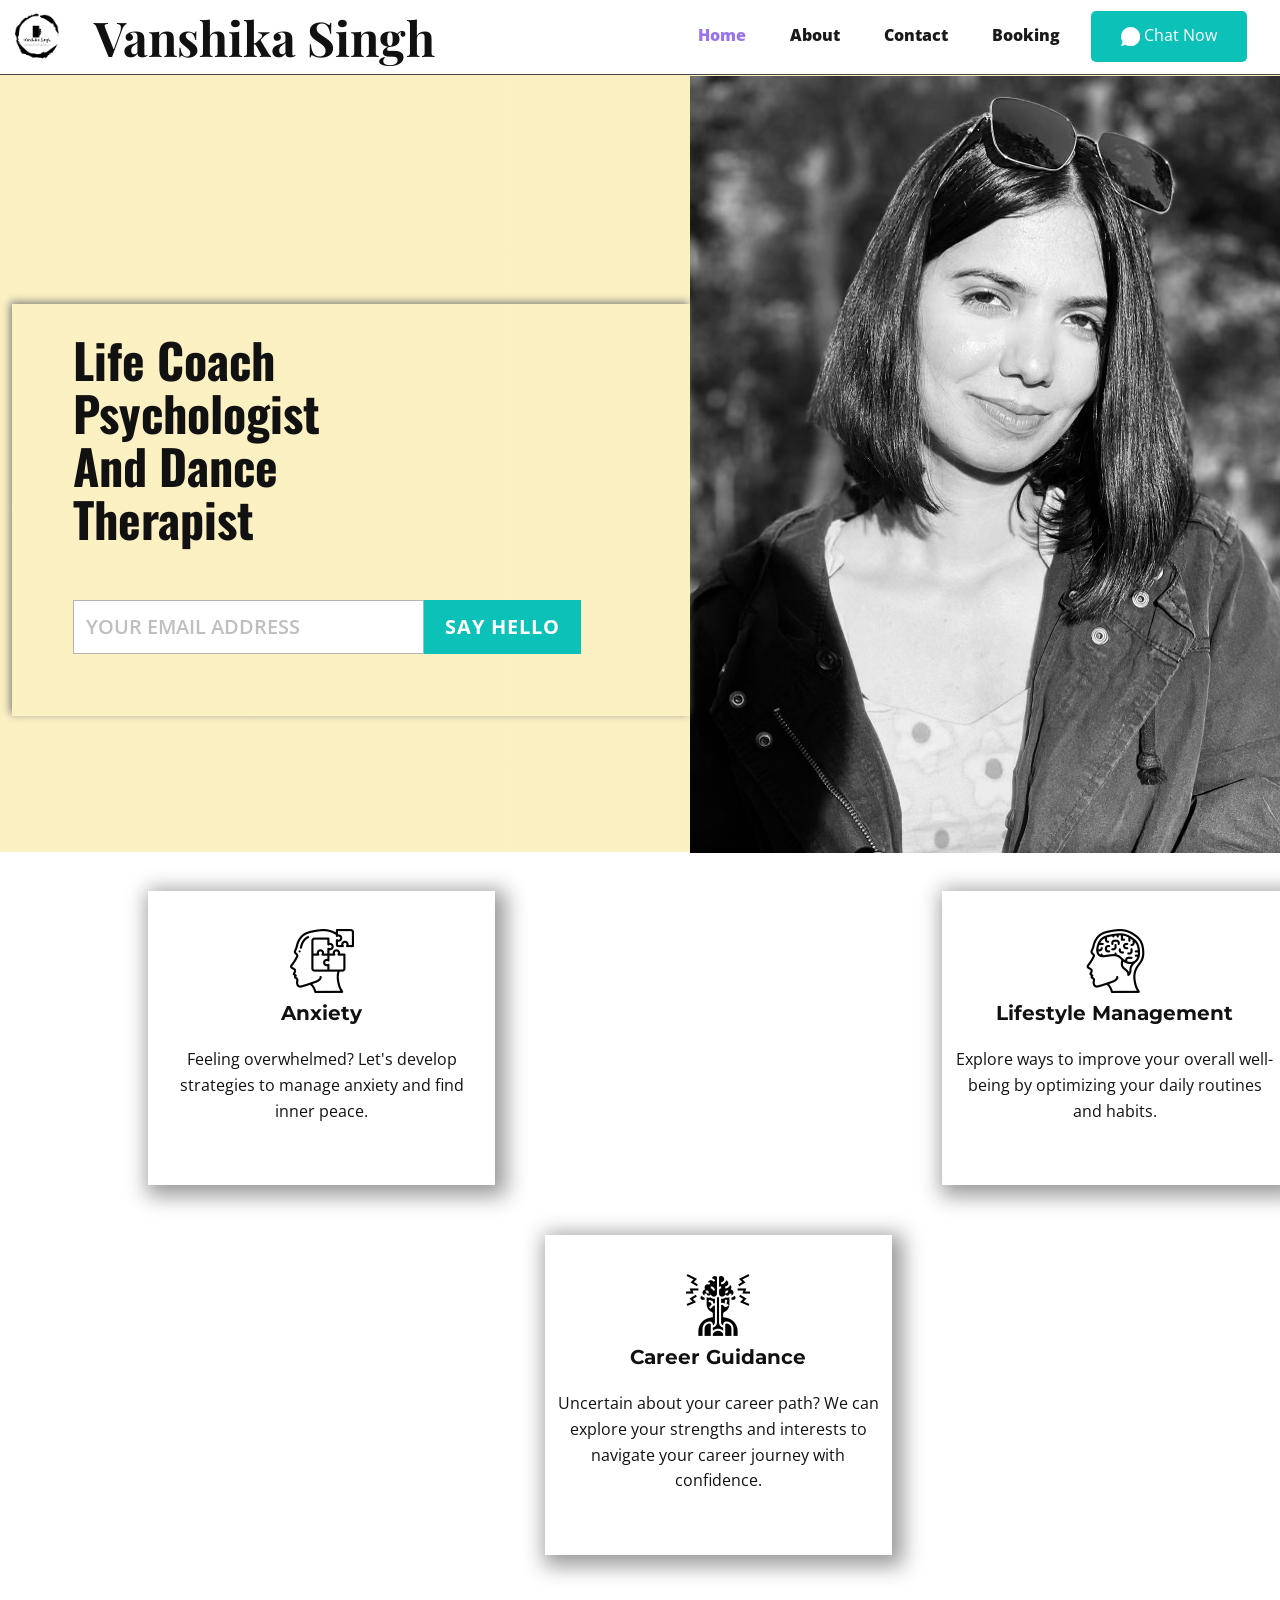
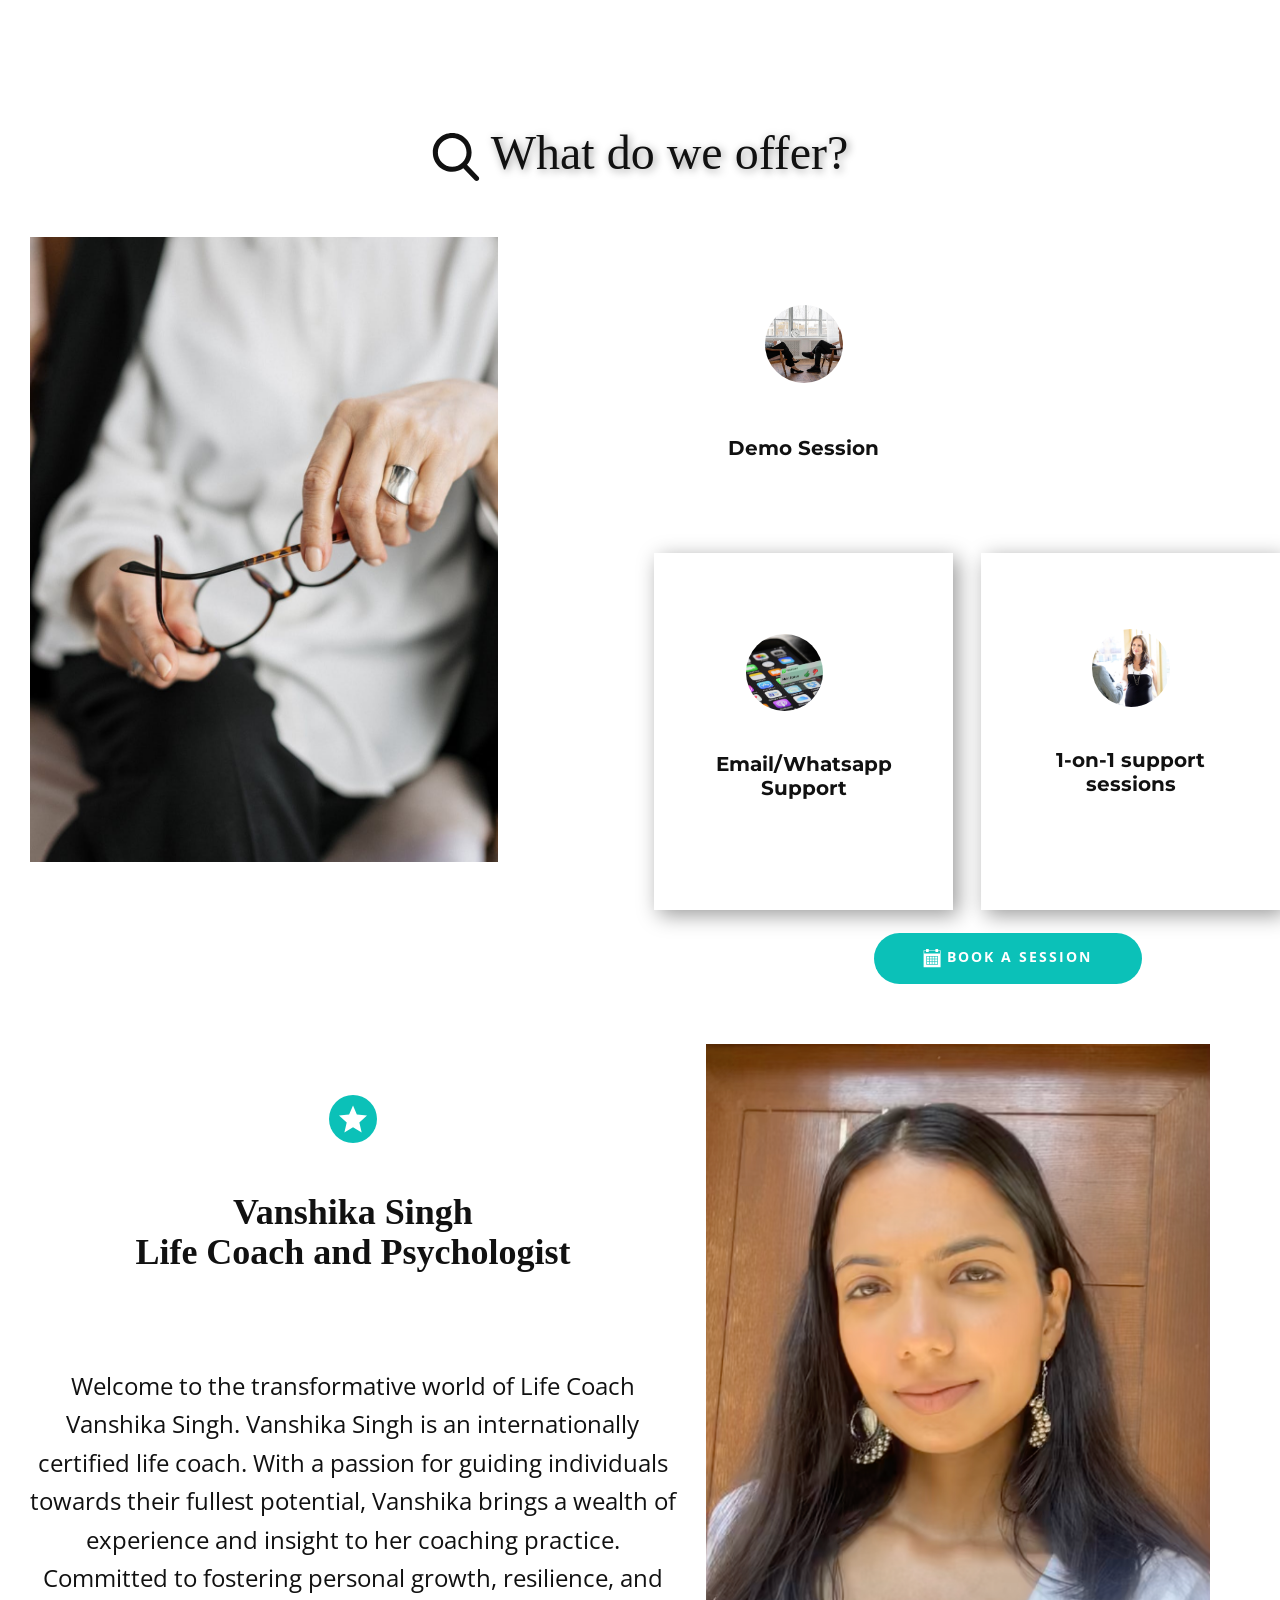
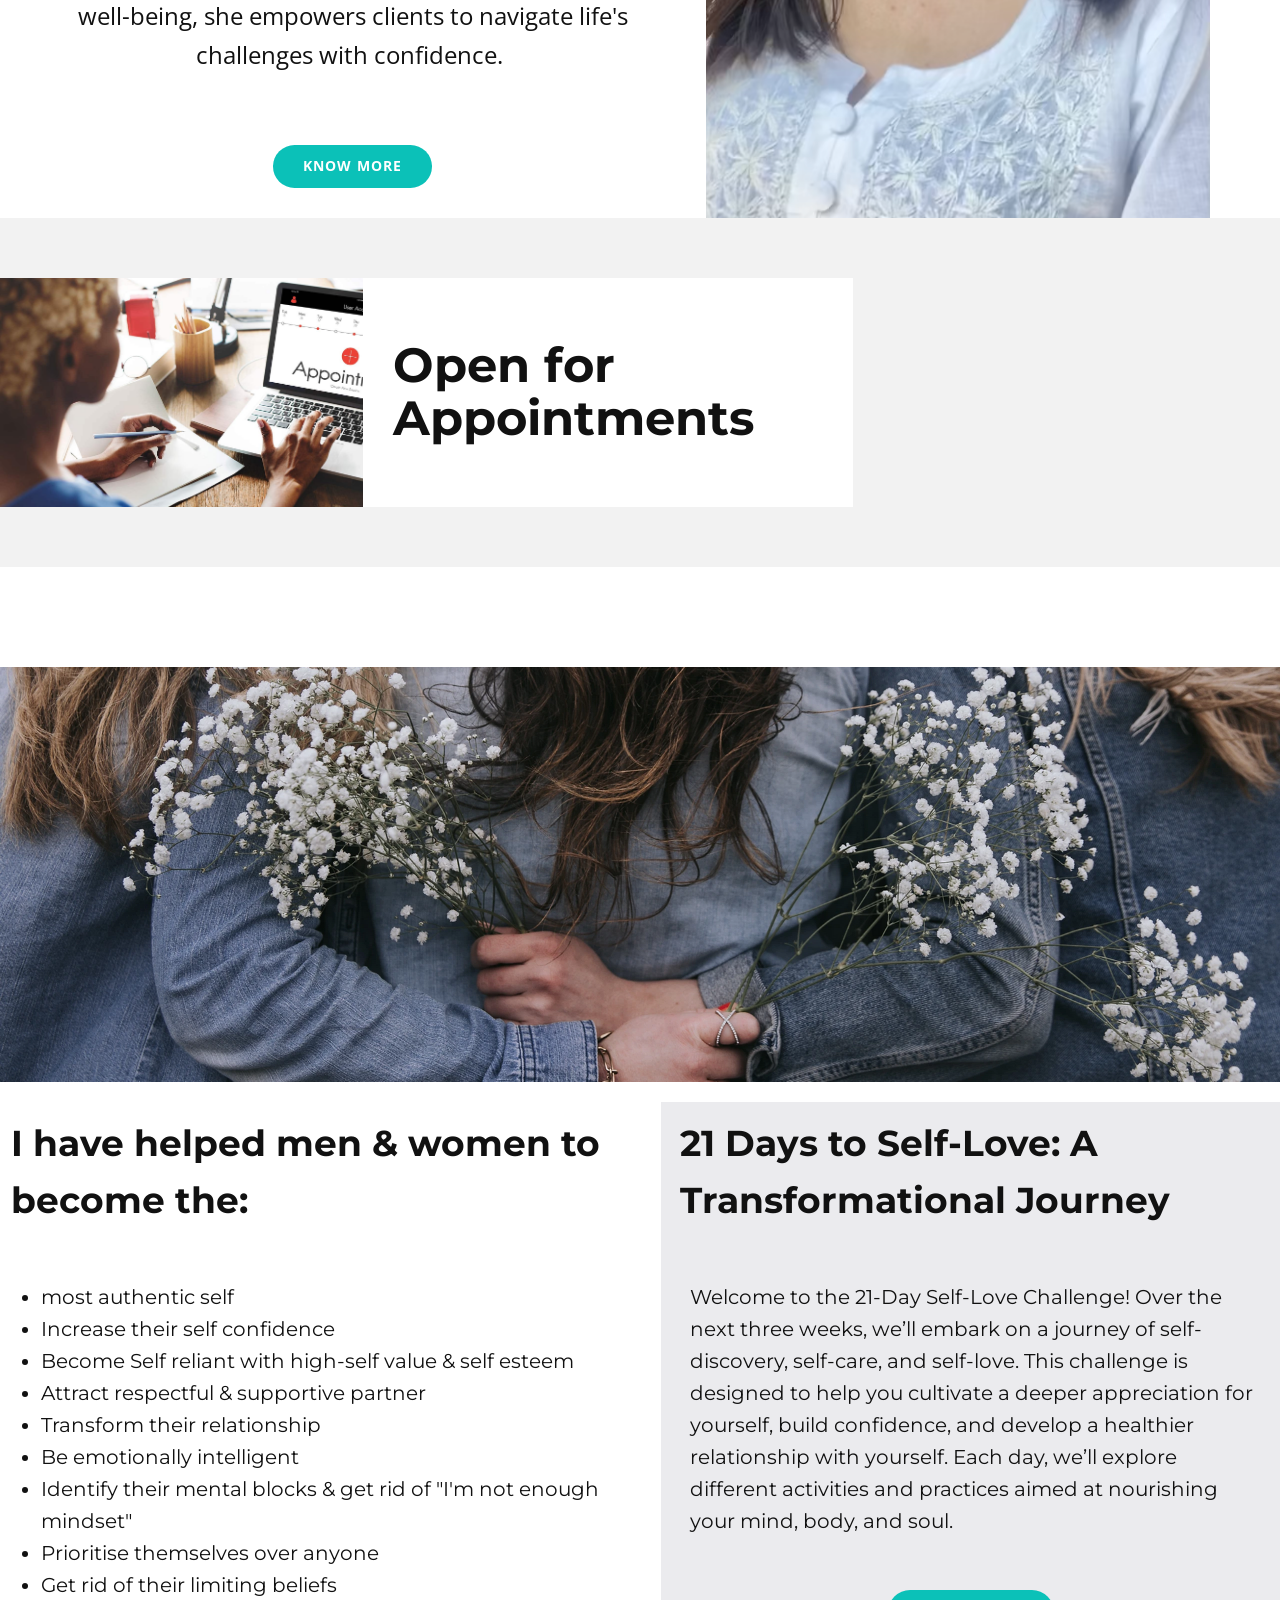
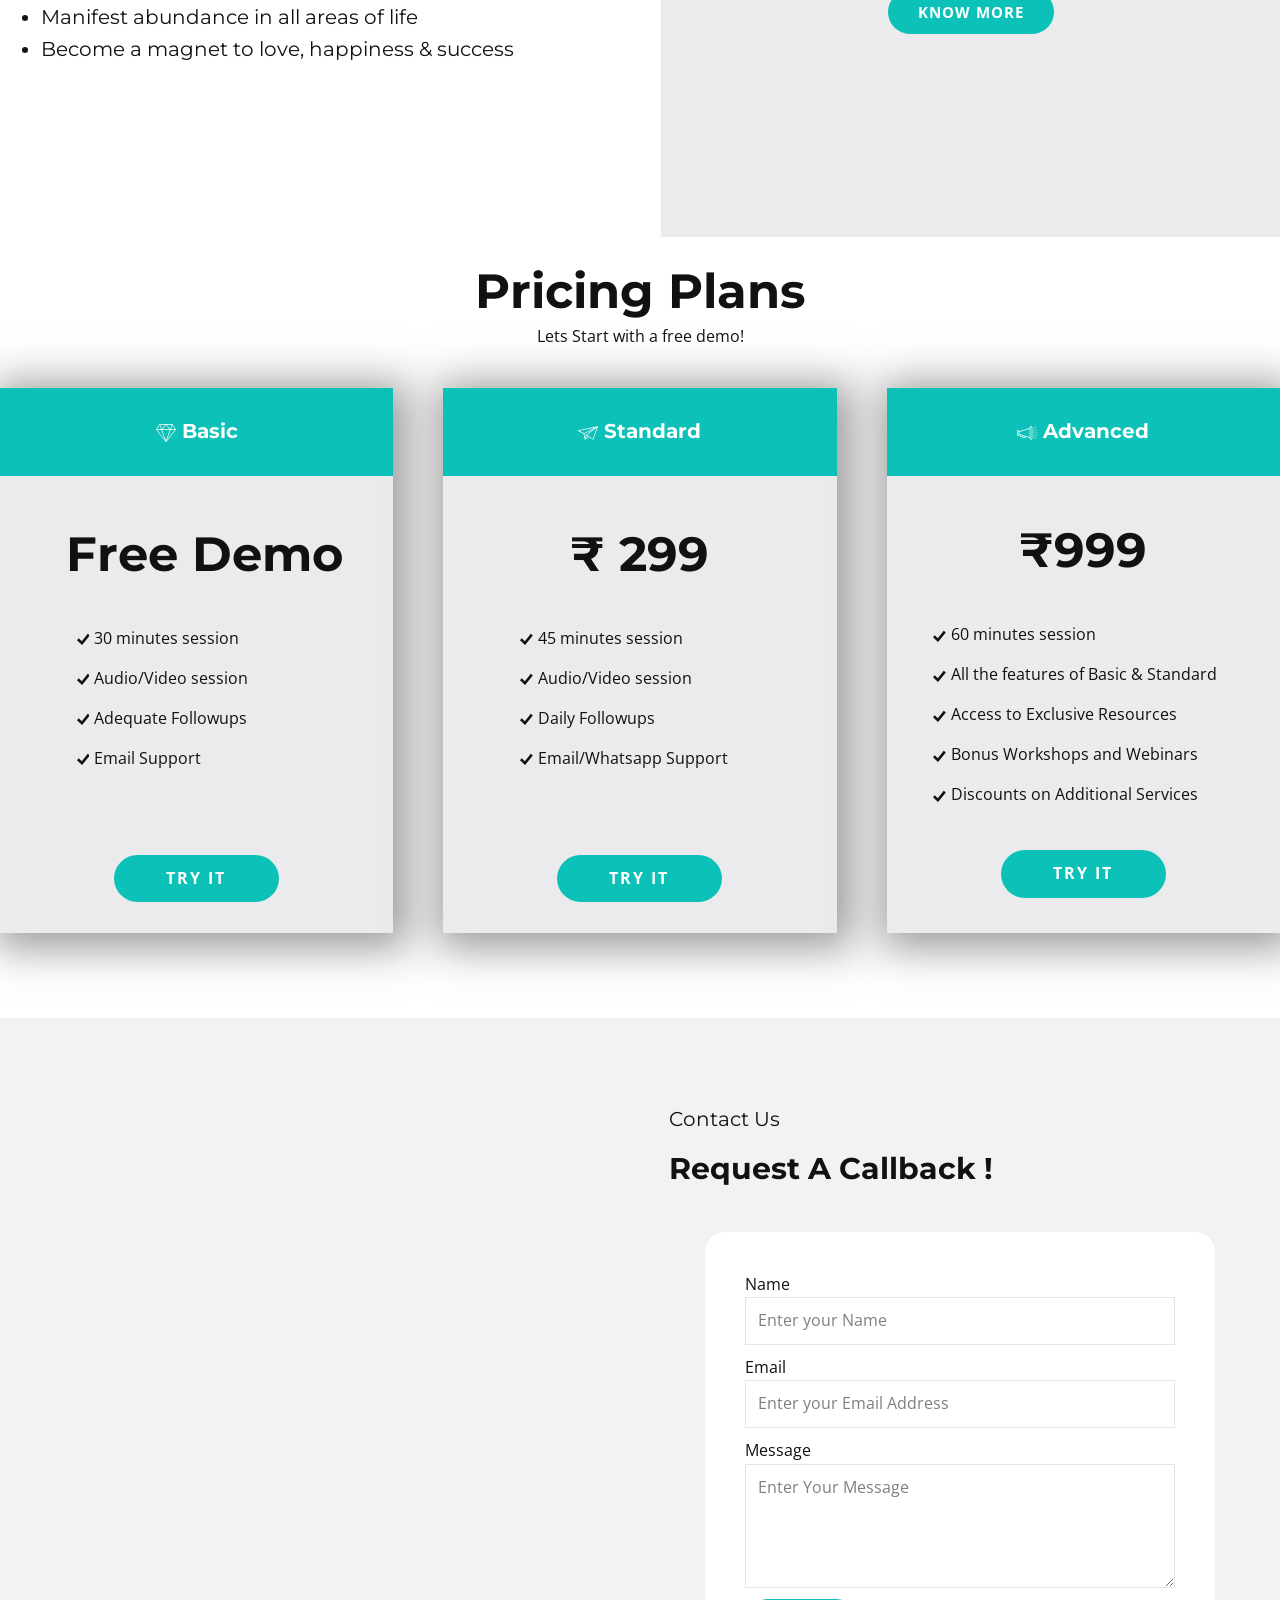
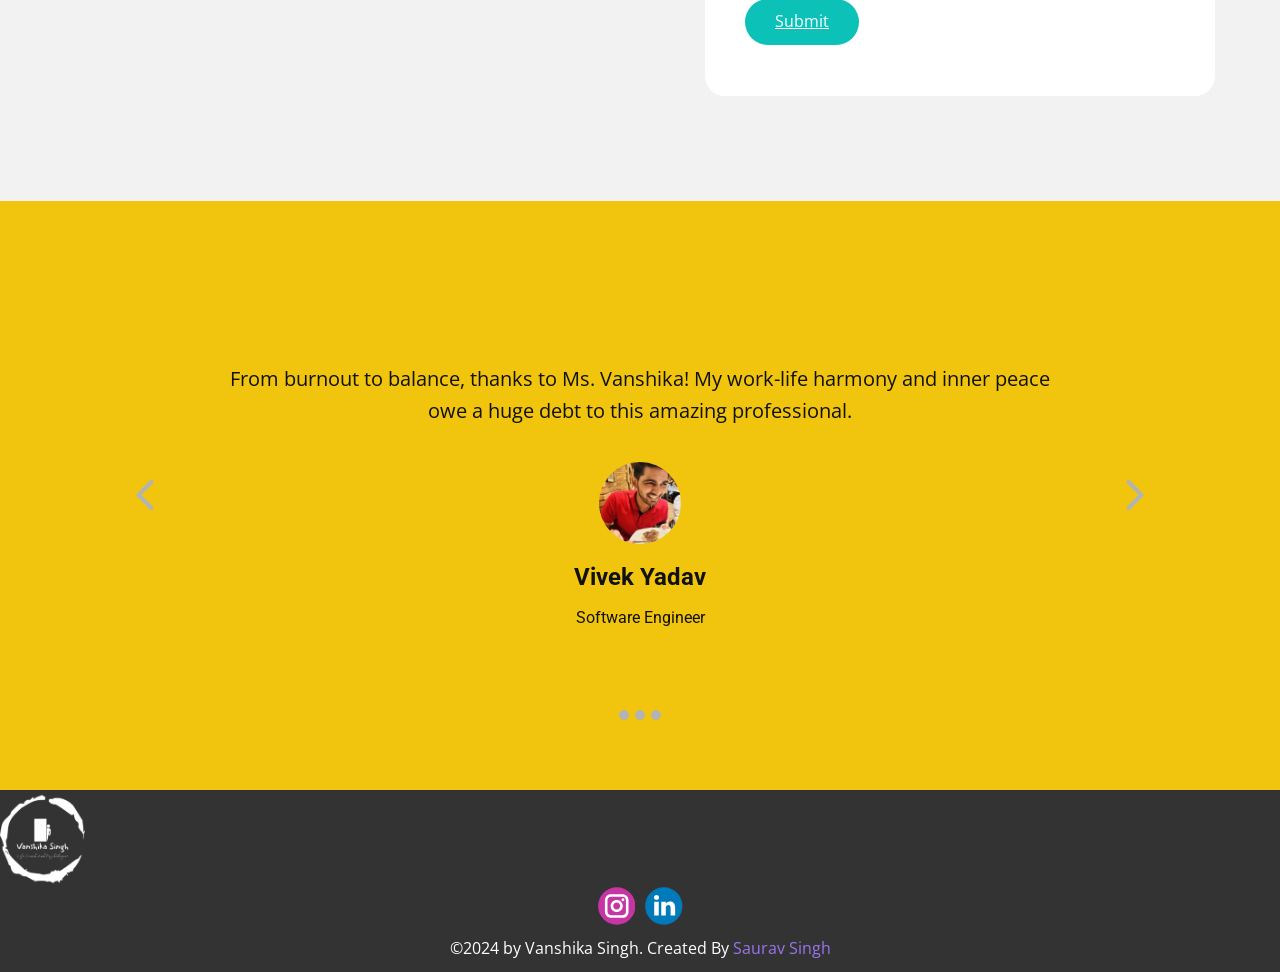
<file: Home.html>
<!DOCTYPE html>
<html style="font-size: 16px;" lang="en">
<head>
  <meta name="viewport" content="width=device-width, initial-scale=1.0">
  <meta charset="utf-8">
  <meta name="keywords"
    content="​Psychology specialist Dr. Sara Dowson, ​Our Clinic Expert Psychologist from New York, ​Dr. Sara Dowson, ​Open for Appointments, Pricing Plans, Free, $310, $530, ​Benefits of psychological therapy">
  <meta name="description" content="">
  <link
  rel="icon"
  type="image/png"
  sizes="32x32"
  href="./images/logo-color.png"
/>
  <title>Home</title>
  <link rel="stylesheet" href="nicepage.css" media="screen">
  <link rel="stylesheet" href="Home.css" media="screen">
  <script class="u-script" type="text/javascript" src="jquery.js" defer=""></script>
  <script class="u-script" type="text/javascript" src="nicepage.js" defer=""></script>
  <meta name="generator" content="Nicepage 6.9.2, nicepage.com">
  <meta name="referrer" content="origin">
  <link id="u-theme-google-font" rel="stylesheet"
    href="https://fonts.googleapis.com/css?family=Roboto:100,100i,300,300i,400,400i,500,500i,700,700i,900,900i|Open+Sans:300,300i,400,400i,500,500i,600,600i,700,700i,800,800i">
  <link id="u-page-google-font" rel="stylesheet"
    href="https://fonts.googleapis.com/css?family=Oswald:200,300,400,500,600,700|Montserrat:100,100i,200,200i,300,300i,400,400i,500,500i,600,600i,700,700i,800,800i,900,900i|Playfair+Display:400,400i,500,500i,600,600i,700,700i,800,800i,900,900i">

  <script type="application/ld+json">{
		"@context": "http://schema.org",
		"@type": "Organization",
		"name": "",
		"logo": "images/logo-black.png",
		"sameAs": [
				"https://www.instagram.com/vanshika_lifecoach?igsh=eTRudTh4aG1zc2Ew&utm_source=qr",
				"http://linkedin.com/in/vanshika-singh-44b820205"
		]
}</script>
  <meta name="theme-color" content="#9b74ec">
  <meta property="og:title" content="Home">
  <meta property="og:type" content="website">
  <meta data-intl-tel-input-cdn-path="intlTelInput/">
</head>

<body data-path-to-root="./" data-include-products="false" class="u-body u-xl-mode" data-lang="en">
  <header class="u-clearfix u-header u-sticky u-white u-header" id="sec-f943" data-animation-name=""
    data-animation-duration="0" data-animation-delay="0" data-animation-direction=""><a href="#"
      class="u-image u-logo u-image-1" data-image-width="1500" data-image-height="1500">
      <img src="images/logo-black.png" class="u-logo-image u-logo-image-1">
    </a>
    <nav class="u-menu u-menu-one-level u-offcanvas u-menu-1">
      <div class="menu-collapse" style="font-size: 1rem; letter-spacing: 0px; font-weight: 700;">
        <a class="u-button-style u-custom-border u-custom-border-color u-custom-borders u-custom-color u-custom-effect-duration u-custom-left-right-menu-spacing u-custom-text-active-color u-custom-text-color u-custom-text-hover-color u-custom-top-bottom-menu-spacing u-nav-link"
          href="#">
          <svg class="u-svg-link" viewBox="0 0 24 24">
            <use xmlns:xlink="http://www.w3.org/1999/xlink" xlink:href="#svg-2e85"></use>
          </svg>
          <svg class="u-svg-content" version="1.1" id="svg-2e85" viewBox="0 0 16 16" x="0px" y="0px"
            xmlns:xlink="http://www.w3.org/1999/xlink" xmlns="http://www.w3.org/2000/svg">
            <g>
              <rect y="1" width="16" height="2"></rect>
              <rect y="7" width="16" height="2"></rect>
              <rect y="13" width="16" height="2"></rect>
            </g>
          </svg>
        </a>
      </div>
      <div class="u-custom-menu u-nav-container">
        <ul class="u-nav u-spacing-20 u-unstyled u-nav-1">
          <li class="u-nav-item"><a
              class="u-border-no-bottom u-border-no-left u-border-no-right u-border-no-top u-button-style u-nav-link u-text-active-palette-1-base u-text-grey-90 u-text-hover-palette-2-base"
              href="Home.html" style="padding: 10px;">Home</a>
          </li>
          <li class="u-nav-item"><a
              class="u-border-no-bottom u-border-no-left u-border-no-right u-border-no-top u-button-style u-nav-link u-text-active-palette-1-base u-text-grey-90 u-text-hover-palette-2-base"
              href="About.html" style="padding: 10px;">About</a>
          </li>
          <li class="u-nav-item"><a
              class="u-border-no-bottom u-border-no-left u-border-no-right u-border-no-top u-button-style u-nav-link u-text-active-palette-1-base u-text-grey-90 u-text-hover-palette-2-base"
              href="Contact.html" style="padding: 10px;">Contact</a>
          </li>
          <li class="u-nav-item"><a
              class="u-border-no-bottom u-border-no-left u-border-no-right u-border-no-top u-button-style u-nav-link u-text-active-palette-1-base u-text-grey-90 u-text-hover-palette-2-base"
              href="Booking.html" style="padding: 10px;">Booking</a>
          </li>
        </ul>
      </div>
      <div class="u-custom-menu u-nav-container-collapse">
        <div class="u-black u-container-style u-inner-container-layout u-opacity u-opacity-95 u-sidenav">
          <div class="u-inner-container-layout u-sidenav-overflow">
            <div class="u-menu-close"></div>
            <ul class="u-align-center u-nav u-popupmenu-items u-unstyled u-nav-2">
              <li class="u-nav-item"><a class="u-button-style u-nav-link" href="Home.html">Home</a>
              </li>
              <li class="u-nav-item"><a class="u-button-style u-nav-link" href="About.html">About</a>
              </li>
              <li class="u-nav-item"><a class="u-button-style u-nav-link" href="Contact.html">Contact</a>
              </li>
              <li class="u-nav-item"><a class="u-button-style u-nav-link" href="Booking.html">Booking</a>
              </li>
            </ul>
          </div>
        </div>
        <div class="u-black u-menu-overlay u-opacity u-opacity-70"></div>
      </div>
    </nav><a href="https://www.wame.pro/1ht0c3"
      class="u-align-center u-border-none u-btn u-btn-round u-button-style u-custom-color-5 u-radius u-text-body-alt-color u-text-hover-palette-2-base u-btn-1"
      target="_blank"><span class="u-icon u-icon-1"><svg xmlns="http://www.w3.org/2000/svg"
          xmlns:xlink="http://www.w3.org/1999/xlink" version="1.1" xml:space="preserve" class="u-svg-content"
          viewBox="0 0 512 512" x="0px" y="0px" style="width: 1em; height: 1em;">
          <path style="fill:currentColor;"
            d="M256,0C114.617,0,0,114.617,0,256c0,52.03,15.563,100.414,42.231,140.818L0,512l119.128-39.706  C158.72,497.399,205.639,512,256,512c141.383,0,256-114.617,256-256S397.383,0,256,0z">
          </path>
          <path style="fill:#FFFFFF;"
            d="M397.233,335.078V377.6c0.062,15.66-12.606,28.398-28.292,28.469c-0.892,0-1.783-0.035-2.675-0.115  c-43.705-4.74-85.689-19.641-122.571-43.52c-34.313-21.76-63.409-50.803-85.222-85.054c-24.002-36.979-38.938-79.086-43.599-122.898  c-1.412-15.59,10.108-29.378,25.732-30.791c0.847-0.062,1.686-0.106,2.534-0.106h42.611c14.257-0.141,26.412,10.293,28.407,24.382  c1.801,13.612,5.138,26.968,9.94,39.83c3.902,10.364,1.404,22.042-6.391,29.908l-18.035,17.999  c20.215,35.487,49.664,64.874,85.221,85.054l18.035-17.999c7.883-7.786,19.588-10.275,29.97-6.382  c12.888,4.802,26.271,8.13,39.91,9.922C387.09,308.312,397.594,320.689,397.233,335.078z">
          </path>
        </svg></span>&nbsp;Chat Now
    </a>
    <h3
      class="u-align-center u-custom-font u-font-playfair-display u-headline u-text u-text-body-color u-text-default u-text-1">
      <a href="/">Vanshika Singh</a>
    </h3>
    <div class="u-align-center u-border-1 u-border-grey-dark-1 u-expanded-width u-line u-line-horizontal u-line-1">
    </div>
  </header>
  <section class="u-clearfix u-shading u-uploaded-video u-video u-section-1" id="sec-7c9b">
    <div class="u-absolute-hcenter u-background-video u-expanded u-video-contain" style="">
      <div class="embed-responsive">
        <video class="embed-responsive-item" data-autoplay="1" loop="" muted="1" autoplay="autoplay" playsinline="">
          <source src="files/less.mp4" type="video/mp4">
          <p>Your browser does not support HTML5 video.</p>
        </video>
      </div>
      <div class="u-video-shading"
        style="background-image: linear-gradient(0deg, rgba(241,197,14,0.25), rgba(241,197,14,0.25));"></div>
    </div>
    <div class="u-clearfix u-sheet u-sheet-1">
      <img class="u-image u-image-default u-image-1" src="images/IMG_2187.jpeg" alt="" data-image-width="590"
        data-image-height="777">
    </div>
  </section>
  <section class="u-clearfix u-section-2" id="sec-a3ca">
    <div class="u-clearfix u-sheet u-sheet-1">
      <div class="custom-expanded data-layout-selected u-clearfix u-gutter-18 u-layout-wrap u-layout-wrap-1">
        <div class="u-gutter-0 u-layout">
          <div class="u-layout-row">
            <div class="u-size-NaN">
              <div class="u-layout-row">
                <div class="u-align-left u-container-style u-layout-cell u-left-cell u-size-60 u-layout-cell-1" src="">
                  <div class="u-container-layout u-container-layout-1" src="">
                    <div class="custom-expanded u-container-style u-group u-shape-rectangle u-group-1">
                      <div class="u-container-layout u-container-layout-2">
                        <h2 class="u-custom-font u-font-oswald u-text u-text-1"> Life
                          Coach&nbsp;<br>Psychologist&nbsp;<br>And Dance<br>Therapist<br>
                          <span style="font-weight: 700;"></span>
                        </h2>
                        <div class="u-form u-form-1">
                          <form action="https://forms.nicepagesrv.com/v2/form/process"
                            class="u-clearfix u-form-horizontal u-form-spacing-0 u-inner-form" style="padding: 0px;"
                            source="email" name="form-1">
                            <div class="u-form-email u-form-group u-label-none u-form-group-1">
                              <label for="text-ccc1" class="u-label u-label-1">Input</label>
                              <input type="email" id="text-ccc1" name="text@text"
                                class="u-input u-input-rectangle u-text-grey-50 u-input-1"
                                placeholder="Your Email Address" required="required">
                            </div>
                            <div class="u-align-left u-form-group u-form-submit u-label-none">
                              <input type="submit" value="submit" class="u-form-control-hidden">
                              <a href="#"
                                class="u-border-1 u-border-custom-color-5 u-btn u-btn-submit u-button-style u-custom-color-5 u-btn-1">say
                                hello<br>
                              </a>
                            </div>
                            <div class="u-form-send-message u-form-send-success"> Thank you! Your message has been sent.
                            </div>
                            <div class="u-form-send-error u-form-send-message"> Unable to send your message. Please fix
                              errors then try again. </div>
                            <input type="hidden" value="" name="recaptchaResponse">
                            <input type="hidden" name="formServices" value="0ba3c40d-276e-187b-0cdf-98811032935e">
                          </form>
                        </div>
                      </div>
                    </div>
                    <div class="custom-expanded u-align-left-xs u-layout-grid u-list u-valign-bottom u-list-1">
                      <div class="u-align-left u-repeater u-repeater-1">
                        <div
                          class="u-align-center u-container-style u-custom-item u-list-item u-repeater-item u-shape-rectangle u-list-item-1">
                          <div class="u-container-layout u-similar-container u-container-layout-3"><span
                              class="u-custom-item u-file-icon u-icon u-icon-1"><img src="images/1491171.png"
                                alt=""></span>
                            <h5 class="u-custom-font u-font-montserrat u-text u-text-2"> Anxiety</h5>
                            <p class="u-text u-text-3"> Feeling overwhelmed? Let's develop strategies to manage anxiety
                              and find inner peace.</p>
                            <!-- <a href="https://forms.gle/Fo1bxZFcmVL5HVBe6"
                              class="u-active-none u-btn u-button-style u-custom-item u-hover-none u-none u-text-black u-text-hover-palette-2-light-2 u-btn-2"
                              target="_blank"><span class="u-icon u-text-palette-2-base"><svg class="u-svg-content"
                                  viewBox="0 0 511.334 511.334" style="width: 1em; height: 1em;">
                                  <path
                                    d="m506.887 114.74c-3.979-5.097-10.086-8.076-16.553-8.076h-399.808l-5.943-66.207c-.972-10.827-10.046-19.123-20.916-19.123h-42.667c-11.598 0-21 9.402-21 21s9.402 21 21 21h23.468l23.018 256.439c.005.302-.01.599.007.903.047.806.152 1.594.286 2.37l.842 9.376c.016.177.034.354.055.529 2.552 22.11 13.851 41.267 30.19 54.21-8.466 10.812-13.532 24.407-13.532 39.172 0 35.106 28.561 63.667 63.666 63.667 35.106 0 63.667-28.561 63.667-63.667 0-7.605-1.345-14.9-3.801-21.667h114.936c-2.457 6.767-3.801 14.062-3.801 21.667 0 35.106 28.561 63.667 63.667 63.667s63.667-28.561 63.667-63.667-28.561-63.667-63.667-63.667h-234.526c-15.952 0-29.853-9.624-35.853-23.646l335.608-19.724c9.162-.538 16.914-6.966 19.141-15.87l42.67-170.67c1.567-6.272.158-12.918-3.821-18.016z">
                                  </path>
                                </svg></span>Book Session
                            </a> -->
                            <br>
                            <br>
                          </div>
                        </div>
                        <div
                          class="u-align-center u-container-style u-custom-color-5 u-custom-item u-list-item u-repeater-item u-shape-rectangle u-list-item-2"
                          data-animation-name="customAnimationIn" data-animation-duration="2000">
                          <div class="u-container-layout u-similar-container u-container-layout-4"><span
                              class="u-custom-item u-file-icon u-icon u-text-white u-icon-3"><img
                                src="images/1491198-e5c31360.png" alt=""></span>
                            <h5 class="u-custom-font u-font-montserrat u-text u-text-4"> Stress Management</h5>
                            <p class="u-text u-text-5"> Feeling stressed and burnt out? We can create a personalized
                              plan to help you achieve a calmer, more balanced life.</p>
                            <!-- <a href="https://forms.gle/Fo1bxZFcmVL5HVBe6"
                              class="u-active-none u-btn u-button-style u-custom-item u-hover-none u-none u-text-body-alt-color u-text-hover-palette-2-light-2 u-btn-3"
                              target="_blank"><span class="u-icon u-text-palette-2-base"><svg class="u-svg-content"
                                  viewBox="0 0 511.334 511.334">
                                  <path
                                    d="m506.887 114.74c-3.979-5.097-10.086-8.076-16.553-8.076h-399.808l-5.943-66.207c-.972-10.827-10.046-19.123-20.916-19.123h-42.667c-11.598 0-21 9.402-21 21s9.402 21 21 21h23.468l23.018 256.439c.005.302-.01.599.007.903.047.806.152 1.594.286 2.37l.842 9.376c.016.177.034.354.055.529 2.552 22.11 13.851 41.267 30.19 54.21-8.466 10.812-13.532 24.407-13.532 39.172 0 35.106 28.561 63.667 63.666 63.667 35.106 0 63.667-28.561 63.667-63.667 0-7.605-1.345-14.9-3.801-21.667h114.936c-2.457 6.767-3.801 14.062-3.801 21.667 0 35.106 28.561 63.667 63.667 63.667s63.667-28.561 63.667-63.667-28.561-63.667-63.667-63.667h-234.526c-15.952 0-29.853-9.624-35.853-23.646l335.608-19.724c9.162-.538 16.914-6.966 19.141-15.87l42.67-170.67c1.567-6.272.158-12.918-3.821-18.016z">
                                  </path>
                                </svg></span> Book Session
                            </a> -->
                          </div>
                        </div>
                        <div
                          class="u-align-center u-container-style u-custom-item u-list-item u-repeater-item u-shape-rectangle u-list-item-3">
                          <div class="u-container-layout u-similar-container u-container-layout-5"><span
                              class="u-custom-item u-file-icon u-icon u-icon-5"><img src="images/1491214.png"
                                alt=""></span>
                            <h5 class="u-custom-font u-font-montserrat u-text u-text-6"> Lifestyle Management</h5>
                            <p class="u-text u-text-7"> Explore ways to improve your overall well-being by optimizing
                              your daily routines and habits.</p>
                            <!-- <a href="https://forms.gle/Fo1bxZFcmVL5HVBe6"
                              class="u-active-none u-btn u-button-style u-custom-item u-hover-none u-none u-text-body-color u-text-hover-palette-2-light-2 u-btn-4"
                              target="_blank"><span class="u-icon u-text-palette-2-base"><svg class="u-svg-content"
                                  viewBox="0 0 511.334 511.334">
                                  <path
                                    d="m506.887 114.74c-3.979-5.097-10.086-8.076-16.553-8.076h-399.808l-5.943-66.207c-.972-10.827-10.046-19.123-20.916-19.123h-42.667c-11.598 0-21 9.402-21 21s9.402 21 21 21h23.468l23.018 256.439c.005.302-.01.599.007.903.047.806.152 1.594.286 2.37l.842 9.376c.016.177.034.354.055.529 2.552 22.11 13.851 41.267 30.19 54.21-8.466 10.812-13.532 24.407-13.532 39.172 0 35.106 28.561 63.667 63.666 63.667 35.106 0 63.667-28.561 63.667-63.667 0-7.605-1.345-14.9-3.801-21.667h114.936c-2.457 6.767-3.801 14.062-3.801 21.667 0 35.106 28.561 63.667 63.667 63.667s63.667-28.561 63.667-63.667-28.561-63.667-63.667-63.667h-234.526c-15.952 0-29.853-9.624-35.853-23.646l335.608-19.724c9.162-.538 16.914-6.966 19.141-15.87l42.67-170.67c1.567-6.272.158-12.918-3.821-18.016z">
                                  </path>
                                </svg></span> Book Session
                            </a> -->
                          </div>
                        </div>
                        <div
                          class="u-align-center u-container-style u-custom-color-5 u-custom-item u-list-item u-repeater-item u-shape-rectangle u-list-item-4"
                          data-animation-name="customAnimationIn" data-animation-duration="2000">
                          <div class="u-container-layout u-similar-container u-container-layout-6"><span
                              class="u-custom-item u-file-icon u-icon u-icon-7"><img src="images/1491165.png"
                                alt=""></span>
                            <h5 class="u-custom-font u-font-montserrat u-text u-text-8"> Relationship Issues </h5>
                            <p class="u-text u-text-9"> Are you facing challenges in your relationships? Together, we
                              can build healthier communication and connection.</p>
                            <!-- <a href="https://forms.gle/Fo1bxZFcmVL5HVBe6"
                              class="u-active-none u-btn u-button-style u-custom-item u-hover-none u-none u-text-body-color u-text-hover-palette-2-light-2 u-btn-5"
                              target="_blank"><span class="u-icon u-text-palette-2-base"><svg class="u-svg-content"
                                  viewBox="0 0 511.334 511.334">
                                  <path
                                    d="m506.887 114.74c-3.979-5.097-10.086-8.076-16.553-8.076h-399.808l-5.943-66.207c-.972-10.827-10.046-19.123-20.916-19.123h-42.667c-11.598 0-21 9.402-21 21s9.402 21 21 21h23.468l23.018 256.439c.005.302-.01.599.007.903.047.806.152 1.594.286 2.37l.842 9.376c.016.177.034.354.055.529 2.552 22.11 13.851 41.267 30.19 54.21-8.466 10.812-13.532 24.407-13.532 39.172 0 35.106 28.561 63.667 63.666 63.667 35.106 0 63.667-28.561 63.667-63.667 0-7.605-1.345-14.9-3.801-21.667h114.936c-2.457 6.767-3.801 14.062-3.801 21.667 0 35.106 28.561 63.667 63.667 63.667s63.667-28.561 63.667-63.667-28.561-63.667-63.667-63.667h-234.526c-15.952 0-29.853-9.624-35.853-23.646l335.608-19.724c9.162-.538 16.914-6.966 19.141-15.87l42.67-170.67c1.567-6.272.158-12.918-3.821-18.016z">
                                  </path>
                                </svg></span> Book Session
                            </a> -->
                            <br>
                            <br>
                            <br>
                          </div>
                        </div>
                        <div
                          class="u-align-center u-container-style u-custom-item u-list-item u-repeater-item u-shape-rectangle u-list-item-5">
                          <div class="u-container-layout u-similar-container u-container-layout-7"><span
                              class="u-custom-item u-file-icon u-icon u-icon-9"><img src="images/5282817.png"
                                alt=""></span>
                            <h5 class="u-custom-font u-font-montserrat u-text u-text-10"> Career Guidance </h5>
                            <p class="u-text u-text-11"> Uncertain about your career path? We can explore your strengths
                              and interests to navigate your career journey with confidence.</p>
                            <!-- <a href="https://forms.gle/Fo1bxZFcmVL5HVBe6"
                              class="u-active-none u-btn u-button-style u-custom-item u-hover-none u-none u-text-body-color u-text-hover-palette-2-light-2 u-btn-6"
                              target="_blank"><span class="u-icon u-text-palette-2-base"><svg class="u-svg-content"
                                  viewBox="0 0 511.334 511.334">
                                  <path
                                    d="m506.887 114.74c-3.979-5.097-10.086-8.076-16.553-8.076h-399.808l-5.943-66.207c-.972-10.827-10.046-19.123-20.916-19.123h-42.667c-11.598 0-21 9.402-21 21s9.402 21 21 21h23.468l23.018 256.439c.005.302-.01.599.007.903.047.806.152 1.594.286 2.37l.842 9.376c.016.177.034.354.055.529 2.552 22.11 13.851 41.267 30.19 54.21-8.466 10.812-13.532 24.407-13.532 39.172 0 35.106 28.561 63.667 63.666 63.667 35.106 0 63.667-28.561 63.667-63.667 0-7.605-1.345-14.9-3.801-21.667h114.936c-2.457 6.767-3.801 14.062-3.801 21.667 0 35.106 28.561 63.667 63.667 63.667s63.667-28.561 63.667-63.667-28.561-63.667-63.667-63.667h-234.526c-15.952 0-29.853-9.624-35.853-23.646l335.608-19.724c9.162-.538 16.914-6.966 19.141-15.87l42.67-170.67c1.567-6.272.158-12.918-3.821-18.016z">
                                  </path>
                                </svg></span> Book Session
                            </a> -->
                          </div>
                        </div>
                        <div
                          class="u-align-center u-container-style u-custom-color-5 u-custom-item u-list-item u-repeater-item u-shape-rectangle u-list-item-6"
                          data-animation-name="customAnimationIn" data-animation-duration="2000">
                          <div class="u-container-layout u-similar-container u-container-layout-8"><span
                              class="u-custom-item u-file-icon u-icon u-icon-11"><img src="images/2732589.png"
                                alt=""></span>
                            <h5 class="u-custom-font u-font-montserrat u-text u-text-12"> Emotional Regulation</h5>
                            <p class="u-text u-text-13"> Struggling to manage your emotions? We can develop tools and
                              techniques to help you express and regulate your feelings effectively.</p>
                            <!-- <a href="https://forms.gle/Fo1bxZFcmVL5HVBe6"
                              class="u-active-none u-btn u-button-style u-custom-item u-hover-none u-none u-text-body-color u-text-hover-palette-2-light-2 u-btn-7"
                              target="_blank"><span class="u-icon u-text-palette-2-base"><svg class="u-svg-content"
                                  viewBox="0 0 511.334 511.334">
                                  <path
                                    d="m506.887 114.74c-3.979-5.097-10.086-8.076-16.553-8.076h-399.808l-5.943-66.207c-.972-10.827-10.046-19.123-20.916-19.123h-42.667c-11.598 0-21 9.402-21 21s9.402 21 21 21h23.468l23.018 256.439c.005.302-.01.599.007.903.047.806.152 1.594.286 2.37l.842 9.376c.016.177.034.354.055.529 2.552 22.11 13.851 41.267 30.19 54.21-8.466 10.812-13.532 24.407-13.532 39.172 0 35.106 28.561 63.667 63.666 63.667 35.106 0 63.667-28.561 63.667-63.667 0-7.605-1.345-14.9-3.801-21.667h114.936c-2.457 6.767-3.801 14.062-3.801 21.667 0 35.106 28.561 63.667 63.667 63.667s63.667-28.561 63.667-63.667-28.561-63.667-63.667-63.667h-234.526c-15.952 0-29.853-9.624-35.853-23.646l335.608-19.724c9.162-.538 16.914-6.966 19.141-15.87l42.67-170.67c1.567-6.272.158-12.918-3.821-18.016z">
                                  </path>
                                </svg></span> Book Session
                            </a> -->
                          </div>
                        </div>
                      </div>
                    </div>
                  </div>
                </div>
              </div>
            </div>
          </div>
        </div>
      </div>
    </div>
  </section>
  <section class="u-clearfix u-section-3" id="carousel_904d">
    <div class="u-clearfix u-sheet u-sheet-1">
      <h2 class="u-custom-font u-font-georgia u-text u-text-default u-text-1" data-animation-name="pulse"
        data-animation-duration="1000" data-animation-direction=""><span class="u-icon"><svg class="u-svg-content"
            viewBox="0 0 56.966 56.966" x="0px" y="0px" style="width: 1em; height: 1em;">
            <path d="M55.146,51.887L41.588,37.786c3.486-4.144,5.396-9.358,5.396-14.786c0-12.682-10.318-23-23-23s-23,10.318-23,23
	s10.318,23,23,23c4.761,0,9.298-1.436,13.177-4.162l13.661,14.208c0.571,0.593,1.339,0.92,2.162,0.92
	c0.779,0,1.518-0.297,2.079-0.837C56.255,54.982,56.293,53.08,55.146,51.887z M23.984,6c9.374,0,17,7.626,17,17s-7.626,17-17,17
	s-17-7.626-17-17S14.61,6,23.984,6z"></path>
          </svg></span>&nbsp;​What do we offer?
      </h2>
      <div class="data-layout-selected u-clearfix u-expanded-width u-gutter-28 u-layout-wrap u-layout-wrap-1">
        <div class="u-layout">
          <div class="u-layout-row">
            <div class="u-size-30 u-size-60-md">
              <div class="u-layout-col">
                <div class="u-container-style u-layout-cell u-size-60 u-layout-cell-1">
                  <div class="u-container-layout u-container-layout-1">
                    <img class="u-expanded-width-xs u-image u-image-default u-image-1"
                      src="images/pexels-photo-4098340.jpeg" alt="" data-image-width="1000" data-image-height="1500">
                  </div>
                </div>
              </div>
            </div>
            <div class="u-size-30 u-size-60-md">
              <div class="u-layout-col">
                <div class="u-size-30">
                  <div class="u-layout-row">
                    <div
                      class="u-align-center u-container-style u-hover-feature u-layout-cell u-size-30 u-white u-layout-cell-2">
                      <div class="u-container-layout u-container-layout-2">
                        <div class="u-image u-image-circle u-image-2" alt="" data-image-width="1620"
                          data-image-height="1080"></div>
                        <h5 class="u-custom-font u-font-montserrat u-text u-text-default u-text-2">Demo Session</h5>
                      </div>
                    </div>
                    <div
                      class="u-align-center u-container-style u-hover-feature u-layout-cell u-size-30 u-white u-layout-cell-3"
                      data-animation-name="customAnimationIn" data-animation-duration="2000">
                      <div class="u-container-layout u-valign-bottom-xs u-container-layout-3">
                        <div class="u-image u-image-circle u-image-3" alt="" data-image-width="1280"
                          data-image-height="961"></div>
                        <h5 class="u-custom-font u-font-montserrat u-text u-text-default u-text-3"> Audio/Video session
                        </h5>
                      </div>
                    </div>
                  </div>
                </div>
                <div class="u-size-30">
                  <div class="u-layout-row">
                    <div
                      class="u-align-center u-container-style u-hover-feature u-layout-cell u-size-30 u-layout-cell-4">
                      <div class="u-container-layout u-valign-middle-xs u-container-layout-4">
                        <div class="u-image u-image-circle u-image-4" alt="" data-image-width="1280"
                          data-image-height="835"></div>
                        <h5 class="u-custom-font u-font-montserrat u-text u-text-default u-text-4"> Email/Whatsapp
                          Support</h5>
                      </div>
                    </div>
                    <div
                      class="u-align-center u-container-style u-hover-feature u-layout-cell u-shape-rectangle u-size-30 u-layout-cell-5">
                      <div class="u-container-layout u-valign-middle-xs u-container-layout-5">
                        <div class="u-image u-image-circle u-image-5" alt="" data-image-width="1280"
                          data-image-height="853"></div>
                        <h5 class="u-custom-font u-font-montserrat u-text u-text-default u-text-5"> 1-on-1 support
                          sessions</h5>
                      </div>
                    </div>
                  </div>
                </div>
              </div>
            </div>
          </div>
        </div>
      </div>
      <a href="Booking.html"
        class="u-border-none u-btn u-btn-round u-button-style u-custom-color-5 u-hover-custom-color-5 u-radius u-btn-1"><span
          class="u-icon u-icon-2"><svg class="u-svg-content" viewBox="0 0 60 60" x="0px" y="0px"
            style="width: 1em; height: 1em;">
            <g>
              <rect x="22" y="43" width="7" height="7"></rect>
              <rect x="22" y="25" width="7" height="7"></rect>
              <rect x="22" y="34" width="7" height="7"></rect>
              <rect x="13" y="34" width="7" height="7"></rect>
              <rect x="13" y="25" width="7" height="7"></rect>
              <rect x="13" y="43" width="7" height="7"></rect>
              <rect x="40" y="25" width="7" height="7"></rect>
              <path d="M57,4h-7V1c0-0.553-0.447-1-1-1h-7c-0.553,0-1,0.447-1,1v3H19V1c0-0.553-0.447-1-1-1h-7c-0.553,0-1,0.447-1,1v3H3
		C2.447,4,2,4.447,2,5v11v43c0,0.553,0.447,1,1,1h54c0.553,0,1-0.447,1-1V16V5C58,4.447,57.553,4,57,4z M49,32v2v7v2v9h-9h-2h-7h-2
		h-7h-2h-9v-9v-2v-7v-2v-9h9h2h7h2h7h2h9V32z M56,15H4V6h6v3c0,0.553,0.447,1,1,1h7c0.553,0,1-0.447,1-1V6h22v3c0,0.553,0.447,1,1,1
		h7c0.553,0,1-0.447,1-1V6h6V15z"></path>
              <rect x="40" y="34" width="7" height="7"></rect>
              <rect x="40" y="43" width="7" height="7"></rect>
              <rect x="31" y="43" width="7" height="7"></rect>
              <rect x="31" y="34" width="7" height="7"></rect>
              <rect x="31" y="25" width="7" height="7"></rect>
            </g>
          </svg></span>&nbsp;Book A session
      </a>
    </div>





  </section>
  <section class="u-clearfix u-section-4" id="sec-1f52">
    <div class="custom-expanded data-layout-selected u-clearfix u-gutter-0 u-layout-wrap u-layout-wrap-1">
      <div class="u-layout" style="">
        <div class="u-layout-row" style="">
          <div
            class="u-align-center u-container-style u-layout-cell u-left-cell u-size-35 u-size-xs-60 u-white u-layout-cell-1"
            src="">
            <div class="u-container-layout u-container-layout-1"><span
                class="u-custom-color-5 u-icon u-icon-circle u-icon-1"><svg class="u-svg-link"
                  preserveAspectRatio="xMidYMin slice" viewBox="0 0 32 32" style="">
                  <use xmlns:xlink="http://www.w3.org/1999/xlink" xlink:href="#svg-aca6"></use>
                </svg><svg class="u-svg-content" viewBox="0 0 32 32" id="svg-aca6">
                  <g>
                    <path
                      d="M20.388,10.918L32,12.118l-8.735,7.749L25.914,31.4l-9.893-6.088L6.127,31.4l2.695-11.533L0,12.118 l11.547-1.2L16.026,0.6L20.388,10.918z">
                    </path>
                  </g>
                </svg>


              </span>
              <h2 class="u-custom-font u-font-georgia u-text u-text-default u-text-1"> Vanshika Singh<br>Life Coach and
                Psychologist
              </h2>
              <p class="u-text u-text-2">Welcome to the transformative world of Life Coach Vanshika Singh.&nbsp;Vanshika
                Singh is an internationally certified life coach.&nbsp;With a passion for guiding individuals towards
                their fullest potential, Vanshika brings a wealth of experience and insight to her coaching practice.
                Committed to fostering personal growth, resilience, and well-being, she empowers clients to navigate
                life's challenges with confidence.&nbsp;</p>
              <img
                class="custom-expanded u-hidden-lg u-hidden-md u-hidden-sm u-hidden-xl u-image u-image-default u-image-1"
                src="images/Screenshot2024-01-02at10.14.23PM.png" alt="" data-image-width="814"
                data-image-height="1242">
              <a href="About.html"
                class="u-border-none u-btn u-btn-round u-button-style u-custom-color-5 u-hover-custom-color-5 u-radius u-btn-1"
                target="_blank">Know More</a>
            </div>
          </div>
          <div
            class="u-align-center u-container-style u-hidden-xs u-image u-layout-cell u-right-cell u-size-25 u-size-xs-60 u-image-2"
            src="" data-image-width="814" data-image-height="1242">
            <div class="u-container-layout u-valign-middle u-container-layout-2" src=""></div>
          </div>
        </div>
      </div>
    </div>
  </section>
  <section class="u-clearfix u-grey-5 u-section-5" id="carousel_e3d6">
    <div class="u-clearfix u-sheet u-valign-middle u-sheet-1">
      <div class="data-layout-selected u-clearfix u-expanded-width u-layout-wrap u-layout-wrap-1">
        <div class="u-layout">
          <div class="u-layout-row">
            <div class="u-container-style u-image u-layout-cell u-size-17 u-image-1" data-image-width="1920"
              data-image-height="950">
              <div class="u-container-layout u-container-layout-1"></div>
            </div>
            <div
              class="u-align-center-md u-align-center-sm u-align-center-xs u-container-style u-layout-cell u-size-23 u-white u-layout-cell-2">
              <div class="u-container-layout u-valign-middle u-container-layout-2">
                <h2 class="u-custom-font u-font-montserrat u-text u-text-default u-text-1"> Open for Appointments</h2>
              </div>
            </div>
            <div class="u-align-center u-container-style u-layout-cell u-size-20 u-white u-layout-cell-3"
              data-animation-name="customAnimationIn" data-animation-duration="2000">
              <div class="u-container-layout u-container-layout-3">
                <a href="#"
                  class="u-active-none u-btn u-button-style u-hover-none u-none u-text-hover-palette-2-base u-btn-1"><span
                    class="u-icon u-text-palette-2-base"><svg class="u-svg-content" viewBox="0 0 405.333 405.333"
                      x="0px" y="0px" style="width: 1em; height: 1em;">
                      <path
                        d="M373.333,266.88c-25.003,0-49.493-3.904-72.704-11.563c-11.328-3.904-24.192-0.896-31.637,6.699l-46.016,34.752    c-52.8-28.181-86.592-61.952-114.389-114.368l33.813-44.928c8.512-8.512,11.563-20.971,7.915-32.64    C142.592,81.472,138.667,56.96,138.667,32c0-17.643-14.357-32-32-32H32C14.357,0,0,14.357,0,32    c0,205.845,167.488,373.333,373.333,373.333c17.643,0,32-14.357,32-32V298.88C405.333,281.237,390.976,266.88,373.333,266.88z">
                      </path>
                    </svg></span>&nbsp;+91 (​981) ​782-​9290
                </a>
                <a href="Booking.html"
                  class="u-border-none u-btn u-btn-round u-button-style u-custom-color-5 u-hover-custom-color-5 u-radius u-btn-2">Book
                  an Appointment</a>
              </div>
            </div>
          </div>
        </div>
      </div>
    </div>
  </section>
  <section class="u-align-center u-clearfix u-section-6" id="carousel_47ec">
    <div class="u-clearfix u-sheet u-valign-bottom u-sheet-1">
      <div class="data-layout-selected u-clearfix u-expanded-width u-layout-wrap u-layout-wrap-1">
        <div class="u-gutter-0 u-layout">
          <div class="u-layout-col">
            <div class="u-align-left u-container-style u-image u-layout-cell u-size-60 u-image-1"
              data-image-width="2560" data-image-height="970">
              <div class="u-container-layout u-container-layout-1"></div>
            </div>
          </div>
        </div>
      </div>
      <div class="data-layout-selected u-clearfix u-expanded-width u-layout-wrap u-layout-wrap-2">
        <div class="u-layout">
          <div class="u-layout-row">
            <div class="u-container-style u-layout-cell u-shape-rectangle u-size-31 u-white u-layout-cell-2">
              <div class="u-container-layout u-container-layout-2">
                <p class="u-custom-font u-font-montserrat u-text u-text-1"> I have helped men &amp; women to become the:
                </p>
                <ul class="u-custom-font u-custom-item u-font-montserrat u-text u-text-2">
                  <li>most authentic self</li>
                  <li>Increase their self confidence</li>
                  <li>Become Self reliant with high-self value &amp; self esteem</li>
                  <li>Attract respectful &amp; supportive partner</li>
                  <li>Transform their relationship</li>
                  <li>Be emotionally intelligent</li>
                  <li>Identify their mental blocks &amp; get rid of "I'm not enough mindset"</li>
                  <li>Prioritise themselves over anyone</li>
                  <li>Get rid of their limiting beliefs</li>
                  <li>Manifest abundance in all areas of life</li>
                  <li>Become a magnet to love, happiness &amp; success</li>
                </ul>
              </div>
            </div>
            <div class="u-container-style u-custom-color-3 u-layout-cell u-shape-rectangle u-size-29 u-layout-cell-3">
              <div class="u-container-layout u-valign-top u-container-layout-3">
                <p class="u-custom-font u-font-montserrat u-text u-text-3"> 21 Days to Self-Love: A Transformational
                  Journey</p>
                <p class="u-custom-font u-font-montserrat u-text u-text-4"> Welcome to the 21-Day Self-Love Challenge!
                  Over the next three weeks, we’ll embark on a journey of self-discovery, self-care, and self-love. This
                  challenge is designed to help you cultivate a deeper appreciation for yourself, build confidence, and
                  develop a healthier relationship with yourself. Each day, we’ll explore different activities and
                  practices aimed at nourishing your mind, body, and soul.</p>
                <a href="Blog.html"
                  class="u-border-none u-btn u-btn-round u-button-style u-custom-color-5 u-hover-custom-color-5 u-radius u-btn-1">Know
                  More </a>
              </div>
            </div>
          </div>
        </div>
      </div>
    </div>
  </section>
  <section class="u-align-center u-clearfix u-section-7" id="sec-71ff">
    <div class="u-clearfix u-sheet u-valign-bottom-xs u-sheet-1">
      <h2 class="u-custom-font u-font-montserrat u-text u-text-1">Pricing Plans</h2>
      <p class="u-text u-text-2">Lets Start with a free demo!</p>
      <div class="data-layout-selected u-clearfix u-expanded-width u-gutter-50 u-layout-wrap u-layout-wrap-1">
        <div class="u-layout">
          <div class="u-layout-row">
            <div
              class="u-align-center u-container-style u-custom-color-3 u-layout-cell u-left-cell u-size-20 u-layout-cell-1">
              <div class="u-container-layout u-valign-bottom u-container-layout-1">
                <div class="u-align-center u-container-style u-custom-color-5 u-expanded-width u-group u-group-1">
                  <div class="u-container-layout u-valign-middle u-container-layout-2">
                    <h3 class="u-custom-font u-font-montserrat u-text u-text-3"><span class="u-icon u-icon-1"><svg
                          class="u-svg-content" viewBox="0 0 59.986 59.986" x="0px" y="0px"
                          style="width: 1em; height: 1em;">
                          <path
                            d="M59.972,20.164c0.007-0.041,0.011-0.081,0.013-0.123c0.002-0.049,0.001-0.096-0.003-0.145  c-0.004-0.042-0.01-0.082-0.02-0.123c-0.011-0.048-0.026-0.094-0.044-0.14c-0.009-0.024-0.011-0.049-0.022-0.072  c-0.008-0.017-0.022-0.03-0.031-0.047c-0.009-0.017-0.013-0.035-0.023-0.052l-10-16c-0.046-0.073-0.1-0.139-0.161-0.197  c-0.001-0.001-0.002-0.001-0.003-0.002c-0.086-0.081-0.188-0.139-0.297-0.185c-0.014-0.006-0.023-0.018-0.038-0.024  c-0.011-0.004-0.023-0.002-0.034-0.005c-0.101-0.034-0.205-0.057-0.314-0.057h-38c-0.108,0-0.211,0.023-0.31,0.056  c-0.011,0.003-0.022,0.001-0.032,0.005c-0.015,0.005-0.024,0.017-0.038,0.023c-0.104,0.043-0.202,0.099-0.287,0.175  c-0.005,0.005-0.012,0.008-0.017,0.012c-0.062,0.058-0.117,0.125-0.163,0.198l-10,16c-0.01,0.016-0.014,0.035-0.023,0.052  c-0.009,0.017-0.023,0.03-0.031,0.047c-0.011,0.023-0.013,0.048-0.023,0.072c-0.018,0.046-0.033,0.092-0.044,0.14  c-0.009,0.041-0.016,0.082-0.02,0.124C0,19.945-0.001,19.993,0.001,20.041c0.002,0.042,0.006,0.082,0.013,0.123  c0.008,0.048,0.021,0.095,0.037,0.142c0.013,0.039,0.027,0.077,0.045,0.115c0.009,0.018,0.012,0.038,0.022,0.056  c0.016,0.029,0.04,0.051,0.058,0.078c0.014,0.021,0.022,0.044,0.039,0.064l28.989,35.986c0.002,0.003,0.004,0.005,0.006,0.007  l0.005,0.007c0.003,0.004,0.008,0.005,0.011,0.009c0.082,0.099,0.184,0.174,0.295,0.234c0.03,0.016,0.058,0.03,0.089,0.043  c0.121,0.051,0.249,0.087,0.383,0.087c0.114,0,0.229-0.02,0.343-0.061c0.017-0.006,0.028-0.02,0.045-0.027  c0.051-0.021,0.091-0.055,0.137-0.084c0.076-0.048,0.147-0.098,0.206-0.163c0.014-0.015,0.035-0.022,0.048-0.038l29-36  c0.016-0.02,0.024-0.044,0.039-0.064c0.019-0.027,0.042-0.049,0.058-0.078c0.01-0.018,0.013-0.038,0.022-0.056  c0.018-0.038,0.032-0.075,0.045-0.115C59.95,20.259,59.964,20.213,59.972,20.164z M32.095,4.993h15.459l-4.86,13.045L32.095,4.993z   M40.892,18.993H19.095L29.993,5.58L40.892,18.993z M17.222,18.125L12.423,4.993h15.469L17.222,18.125z M41.593,20.993  L29.818,52.599L18.269,20.993H41.593z M49.221,6.246l7.967,12.748H44.472L49.221,6.246z M10.756,6.259l4.653,12.734H2.798  L10.756,6.259z M16.14,20.993l10.839,29.664L3.083,20.993H16.14z M32.39,51.423l11.337-30.43h13.176L32.39,51.423z">
                          </path>
                        </svg></span>&nbsp;Basic
                    </h3>
                  </div>
                </div>
                <div class="u-container-style u-group u-group-2">
                  <div class="u-container-layout u-valign-top u-container-layout-3">
                    <h2 class="u-align-center u-custom-font u-font-montserrat u-text u-text-4">Free Demo&nbsp;</h2>
                    <ul class="u-align-left u-custom-list u-text u-text-5">
                      <li style="">
                        <div class="u-list-icon">
                          <svg xmlns="http://www.w3.org/2000/svg" xmlns:xlink="http://www.w3.org/1999/xlink"
                            version="1.1" xml:space="preserve" class="u-svg-content" viewBox="0 0 512 512"
                            id="svg-0cec">
                            <path d="m202.6 478-202.6-186.6 70.5-76.6 121.5 111.9 239.4-292.7 80.6 65.9z"
                              fill="currentColor"></path>
                          </svg>
                        </div>
                      </li>
                      <li style="">30 minutes session<br>
                      </li>
                      <li style="">
                        <div class="u-list-icon">
                          <svg xmlns="http://www.w3.org/2000/svg" xmlns:xlink="http://www.w3.org/1999/xlink"
                            version="1.1" xml:space="preserve" class="u-svg-content" viewBox="0 0 512 512"
                            id="svg-0cec">
                            <path d="m202.6 478-202.6-186.6 70.5-76.6 121.5 111.9 239.4-292.7 80.6 65.9z"
                              fill="currentColor"></path>
                          </svg>
                        </div>Audio/Video session
                      </li>
                      <li style="">
                        <div class="u-list-icon">
                          <svg xmlns="http://www.w3.org/2000/svg" xmlns:xlink="http://www.w3.org/1999/xlink"
                            version="1.1" xml:space="preserve" class="u-svg-content" viewBox="0 0 512 512"
                            id="svg-0cec">
                            <path d="m202.6 478-202.6-186.6 70.5-76.6 121.5 111.9 239.4-292.7 80.6 65.9z"
                              fill="currentColor"></path>
                          </svg>
                        </div>Adequate Followups
                      </li>
                      <li style="">
                        <div class="u-list-icon">
                          <svg xmlns="http://www.w3.org/2000/svg" xmlns:xlink="http://www.w3.org/1999/xlink"
                            version="1.1" xml:space="preserve" class="u-svg-content" viewBox="0 0 512 512"
                            id="svg-0cec">
                            <path d="m202.6 478-202.6-186.6 70.5-76.6 121.5 111.9 239.4-292.7 80.6 65.9z"
                              fill="currentColor"></path>
                          </svg>
                        </div>Email Support
                        <br>
                        <br>
                      </li>
                    </ul>
                    <a href="Booking.html"

                      class="u-border-none u-btn u-btn-round u-button-style u-custom-color-5 u-radius u-btn-1"
                      target="_blank">Try It</a>
                  </div>
                </div>
              </div>
            </div>
            <div class="u-align-center u-container-style u-custom-color-3 u-layout-cell u-size-20 u-layout-cell-2">
              <div class="u-container-layout u-container-layout-4">
                <div class="u-align-center u-container-style u-custom-color-5 u-expanded-width u-group u-group-3">
                  <div class="u-container-layout u-valign-middle u-container-layout-5">
                    <h3 class="u-custom-font u-font-montserrat u-text u-text-6"><span class="u-icon u-icon-2"><svg
                          class="u-svg-content" viewBox="0 0 60.062 60.062" x="0px" y="0px"
                          style="width: 1em; height: 1em;">
                          <path
                            d="M60.046,11.196c0.004-0.024,0.011-0.048,0.013-0.072c0.007-0.074-0.001-0.149-0.01-0.224  c-0.002-0.019,0.001-0.037-0.002-0.056c-0.018-0.099-0.051-0.196-0.1-0.289c-0.008-0.016-0.019-0.031-0.028-0.047  c-0.002-0.002-0.002-0.005-0.003-0.008c-0.001-0.002-0.004-0.003-0.005-0.006c-0.007-0.011-0.013-0.023-0.02-0.033  c-0.062-0.091-0.137-0.166-0.221-0.23c-0.019-0.014-0.041-0.022-0.061-0.035c-0.074-0.049-0.152-0.089-0.236-0.116  c-0.037-0.012-0.074-0.018-0.112-0.025c-0.073-0.015-0.146-0.022-0.222-0.02c-0.04,0.001-0.078,0.003-0.118,0.009  c-0.026,0.004-0.051,0-0.077,0.006L0.798,22.046c-0.413,0.086-0.729,0.421-0.788,0.839s0.15,0.828,0.523,1.025l16.632,8.773  l2.917,16.187c-0.002,0.012,0.001,0.025,0,0.037c-0.01,0.08-0.011,0.158-0.001,0.237c0.005,0.04,0.01,0.078,0.02,0.117  c0.023,0.095,0.06,0.184,0.11,0.268c0.01,0.016,0.01,0.035,0.021,0.051c0.003,0.005,0.008,0.009,0.012,0.013  c0.013,0.019,0.031,0.034,0.046,0.053c0.047,0.058,0.096,0.111,0.152,0.156c0.009,0.007,0.015,0.018,0.025,0.025  c0.015,0.011,0.032,0.014,0.047,0.024c0.061,0.04,0.124,0.073,0.191,0.099c0.027,0.01,0.052,0.022,0.08,0.03  c0.09,0.026,0.183,0.044,0.277,0.044c0.001,0,0.002,0,0.003,0h0c0,0,0,0,0,0c0.004,0,0.008-0.002,0.012-0.002  c0.017,0.001,0.034,0.002,0.051,0.002c0.277,0,0.527-0.124,0.712-0.315l11.079-7.386l11.6,7.54c0.164,0.106,0.354,0.161,0.545,0.161  c0.105,0,0.212-0.017,0.315-0.051c0.288-0.096,0.518-0.318,0.623-0.604l13.996-37.989c0.013-0.034,0.024-0.069,0.033-0.105  c0.004-0.015,0.005-0.03,0.008-0.044C60.042,11.22,60.044,11.208,60.046,11.196z M48.464,17.579L24.471,35.22  c-0.039,0.029-0.07,0.065-0.104,0.099c-0.013,0.012-0.026,0.022-0.037,0.035c-0.021,0.023-0.04,0.046-0.059,0.071  c-0.018,0.024-0.032,0.049-0.048,0.074c-0.037,0.06-0.068,0.122-0.092,0.188c-0.005,0.013-0.013,0.023-0.017,0.036  c-0.001,0.004-0.005,0.006-0.006,0.01l-2.75,8.937l-2.179-12.091L48.464,17.579z M22.908,46.594l2.726-9.004l4.244,2.759  l1.214,0.789l-4.124,2.749L22.908,46.594z M52.044,13.498L18.071,30.899l-14.14-7.458L52.044,13.498z M44.559,47.504L29.154,37.492  l-2.333-1.517l30.154-22.172L44.559,47.504z">
                          </path>
                        </svg></span>&nbsp;Stan​dard
                    </h3>
                  </div>
                </div>
                <div class="u-container-style u-group u-group-4">
                  <div class="u-container-layout u-valign-top u-container-layout-6">
                    <h2 class="u-align-center u-custom-font u-font-montserrat u-text u-text-7">₹ 299</h2>
                    <ul class="u-align-left u-custom-list u-text u-text-8">
                      <li style="">
                        <div class="u-list-icon">
                          <svg xmlns="http://www.w3.org/2000/svg" xmlns:xlink="http://www.w3.org/1999/xlink"
                            version="1.1" xml:space="preserve" class="u-svg-content" viewBox="0 0 512 512"
                            id="svg-0cec">
                            <path d="m202.6 478-202.6-186.6 70.5-76.6 121.5 111.9 239.4-292.7 80.6 65.9z"
                              fill="currentColor"></path>
                          </svg>
                        </div>
                      </li>
                      <li style=""> 45 minutes session</li>
                      <li style="">
                        <div class="u-list-icon">
                          <svg xmlns="http://www.w3.org/2000/svg" xmlns:xlink="http://www.w3.org/1999/xlink"
                            version="1.1" xml:space="preserve" class="u-svg-content" viewBox="0 0 512 512"
                            id="svg-0cec">
                            <path d="m202.6 478-202.6-186.6 70.5-76.6 121.5 111.9 239.4-292.7 80.6 65.9z"
                              fill="currentColor"></path>
                          </svg>
                        </div>Audio/Video session
                      </li>
                      <li style="">
                        <div class="u-list-icon">
                          <svg xmlns="http://www.w3.org/2000/svg" xmlns:xlink="http://www.w3.org/1999/xlink"
                            version="1.1" xml:space="preserve" class="u-svg-content" viewBox="0 0 512 512"
                            id="svg-0cec">
                            <path d="m202.6 478-202.6-186.6 70.5-76.6 121.5 111.9 239.4-292.7 80.6 65.9z"
                              fill="currentColor"></path>
                          </svg>
                        </div>Daily Followups
                      </li>
                      <li style="">
                        <div class="u-list-icon">
                          <svg xmlns="http://www.w3.org/2000/svg" xmlns:xlink="http://www.w3.org/1999/xlink"
                            version="1.1" xml:space="preserve" class="u-svg-content" viewBox="0 0 512 512"
                            id="svg-0cec">
                            <path d="m202.6 478-202.6-186.6 70.5-76.6 121.5 111.9 239.4-292.7 80.6 65.9z"
                              fill="currentColor"></path>
                          </svg>
                        </div>Email/Whatsapp Support
                        <br>
                        <br>
                      </li>
                    </ul>
                    <a href="Booking.html"
                      class="u-border-none u-btn u-btn-round u-button-style u-custom-color-5 u-payment-button u-radius u-btn-2">Try
                      It</a>
                  </div>
                </div>
              </div>
            </div>
            <div
              class="u-align-center u-container-style u-custom-color-3 u-layout-cell u-right-cell u-size-20 u-layout-cell-3">
              <div class="u-container-layout u-valign-top u-container-layout-7">
                <div class="u-align-center u-container-style u-custom-color-5 u-expanded-width u-group u-group-5">
                  <div class="u-container-layout u-valign-middle u-container-layout-8">
                    <h3 class="u-custom-font u-font-montserrat u-text u-text-9"><span class="u-icon u-icon-3"><svg
                          class="u-svg-content" viewBox="0 0 60 60" x="0px" y="0px" style="width: 1em; height: 1em;">
                          <g>
                            <path
                              d="M42,10c-2.206,0-4,1.794-4,4v1.267L6.955,25.051C6.731,23.335,5.276,22,3.5,22C1.57,22,0,23.57,0,25.5v9   C0,36.43,1.57,38,3.5,38c1.776,0,3.231-1.335,3.455-3.051l2.134,0.672c-0.316,0.346-0.569,0.758-0.723,1.232   c-0.578,1.783,0.402,3.705,2.187,4.283l11.415,3.698h0.001c0.347,0.112,0.698,0.166,1.044,0.166c1.435,0,2.772-0.917,3.238-2.354   c0.171-0.53,0.191-1.068,0.107-1.584L38,44.733V46c0,2.206,1.794,4,4,4s4-1.794,4-4V14C46,11.794,44.206,10,42,10z M24.348,42.031   c-0.238,0.735-1.03,1.14-1.764,0.901l-11.415-3.698c-0.735-0.238-1.14-1.029-0.901-1.764c0.239-0.734,1.029-1.137,1.763-0.9   l11.417,3.698C24.182,40.506,24.585,41.297,24.348,42.031z M5,34.5C5,35.327,4.327,36,3.5,36S2,35.327,2,34.5v-9   C2,24.673,2.673,24,3.5,24S5,24.673,5,25.5v0.167v8.666V34.5z M7,32.866v-5.732l31-9.771v25.273L7,32.866z M44,46   c0,1.103-0.897,2-2,2s-2-0.897-2-2v-0.637V14.637V14c0-1.103,0.897-2,2-2s2,0.897,2,2V46z">
                            </path>
                            <path d="M55,29h-1c-0.553,0-1,0.447-1,1s0.447,1,1,1h1c0.553,0,1-0.447,1-1S55.553,29,55,29z">
                            </path>
                            <path
                              d="M50,31h1c0.553,0,1-0.447,1-1s-0.447-1-1-1h-1c-0.553,0-1,0.447-1,1S49.447,31,50,31z">
                            </path>
                            <path d="M59,29h-1c-0.553,0-1,0.447-1,1s0.447,1,1,1h1c0.553,0,1-0.447,1-1S59.553,29,59,29z">
                            </path>
                            <path
                              d="M52.828,16.536c0.256,0,0.512-0.098,0.707-0.293l0.707-0.707c0.391-0.391,0.391-1.023,0-1.414s-1.023-0.391-1.414,0   l-0.707,0.707c-0.391,0.391-0.391,1.023,0,1.414C52.316,16.438,52.572,16.536,52.828,16.536z">
                            </path>
                            <path
                              d="M55.657,13.707c0.256,0,0.512-0.098,0.707-0.293l0.707-0.707c0.391-0.391,0.391-1.023,0-1.414s-1.023-0.391-1.414,0   L54.95,12c-0.391,0.391-0.391,1.023,0,1.414C55.146,13.609,55.401,13.707,55.657,13.707z">
                            </path>
                            <path
                              d="M50,19.364c0.256,0,0.512-0.098,0.707-0.293l0.707-0.707c0.391-0.391,0.391-1.023,0-1.414s-1.023-0.391-1.414,0   l-0.707,0.707c-0.391,0.391-0.391,1.023,0,1.414C49.488,19.267,49.744,19.364,50,19.364z">
                            </path>
                            <path
                              d="M50.632,23.1l-0.948,0.316c-0.524,0.175-0.807,0.741-0.632,1.265c0.14,0.419,0.529,0.684,0.948,0.684   c0.104,0,0.212-0.017,0.316-0.052l0.948-0.316c0.524-0.175,0.807-0.741,0.632-1.265S51.155,22.924,50.632,23.1z">
                            </path>
                            <path
                              d="M53.795,24.1c0.104,0,0.212-0.017,0.316-0.052l0.948-0.316c0.524-0.175,0.807-0.741,0.632-1.265s-0.74-0.808-1.265-0.632   l-0.948,0.316c-0.524,0.175-0.807,0.741-0.632,1.265C52.986,23.835,53.376,24.1,53.795,24.1z">
                            </path>
                            <path
                              d="M56.641,22.149c0.14,0.42,0.53,0.685,0.949,0.685c0.104,0,0.211-0.017,0.315-0.051l0.948-0.315   c0.524-0.175,0.808-0.741,0.634-1.265c-0.175-0.524-0.742-0.806-1.265-0.634l-0.948,0.315C56.75,21.06,56.467,21.626,56.641,22.149   z">
                            </path>
                            <path
                              d="M56.364,46.586c-0.391-0.391-1.023-0.391-1.414,0s-0.391,1.023,0,1.414l0.707,0.707C55.853,48.902,56.108,49,56.364,49   s0.512-0.098,0.707-0.293c0.391-0.391,0.391-1.023,0-1.414L56.364,46.586z">
                            </path>
                            <path
                              d="M53.535,43.757c-0.391-0.391-1.023-0.391-1.414,0s-0.391,1.023,0,1.414l0.707,0.707c0.195,0.195,0.451,0.293,0.707,0.293   s0.512-0.098,0.707-0.293c0.391-0.391,0.391-1.023,0-1.414L53.535,43.757z">
                            </path>
                            <path
                              d="M50.707,40.929c-0.391-0.391-1.023-0.391-1.414,0s-0.391,1.023,0,1.414L50,43.05c0.195,0.195,0.451,0.293,0.707,0.293   s0.512-0.098,0.707-0.293c0.391-0.391,0.391-1.023,0-1.414L50.707,40.929z">
                            </path>
                            <path
                              d="M53.479,37.849l0.948,0.316c0.104,0.035,0.212,0.052,0.316,0.052c0.419,0,0.809-0.265,0.948-0.684   c0.175-0.523-0.107-1.09-0.632-1.265l-0.948-0.316c-0.522-0.177-1.09,0.108-1.265,0.632S52.954,37.674,53.479,37.849z">
                            </path>
                            <path
                              d="M51.265,35.004l-0.948-0.316c-0.523-0.177-1.09,0.108-1.265,0.632s0.107,1.09,0.632,1.265l0.948,0.316   c0.104,0.035,0.212,0.052,0.316,0.052c0.419,0,0.809-0.265,0.948-0.684C52.071,35.745,51.789,35.179,51.265,35.004z">
                            </path>
                            <path
                              d="M58.854,37.532l-0.948-0.315c-0.522-0.173-1.091,0.109-1.265,0.634c-0.174,0.523,0.109,1.09,0.634,1.265l0.948,0.315   c0.104,0.034,0.211,0.051,0.315,0.051c0.419,0,0.81-0.265,0.949-0.685C59.661,38.273,59.378,37.707,58.854,37.532z">
                            </path>
                          </g>
                        </svg></span>&nbsp;Advanced
                    </h3>
                  </div>
                </div>
                <div class="u-container-style u-group u-group-6">
                  <div class="u-container-layout u-valign-top u-container-layout-9">
                    <br>
                    <h2 class="u-align-center u-custom-font u-font-montserrat u-text u-text-10">₹999</h2>
                    <ul class="u-align-left u-custom-list u-text u-text-11">
                      <li style="">
                        <div class="u-list-icon">
                          <svg xmlns="http://www.w3.org/2000/svg" xmlns:xlink="http://www.w3.org/1999/xlink"
                            version="1.1" xml:space="preserve" class="u-svg-content" viewBox="0 0 512 512"
                            id="svg-0cec">
                            <path d="m202.6 478-202.6-186.6 70.5-76.6 121.5 111.9 239.4-292.7 80.6 65.9z"
                              fill="currentColor"></path>
                          </svg>
                        </div>
                      </li>
                      <li style=""> 60 minutes session</li>
                      <!-- <li style="">
                        <div class="u-list-icon">
                          <svg xmlns="http://www.w3.org/2000/svg" xmlns:xlink="http://www.w3.org/1999/xlink"
                            version="1.1" xml:space="preserve" class="u-svg-content" viewBox="0 0 512 512"
                            id="svg-0cec">
                            <path d="m202.6 478-202.6-186.6 70.5-76.6 121.5 111.9 239.4-292.7 80.6 65.9z"
                              fill="currentColor"></path>
                          </svg>
                        </div>Audio/Video session
                      </li> -->
                      <li style="">
                        <div class="u-list-icon">
                          <svg xmlns="http://www.w3.org/2000/svg" xmlns:xlink="http://www.w3.org/1999/xlink"
                            version="1.1" xml:space="preserve" class="u-svg-content" viewBox="0 0 512 512"
                            id="svg-0cec">
                            <path d="m202.6 478-202.6-186.6 70.5-76.6 121.5 111.9 239.4-292.7 80.6 65.9z"
                              fill="currentColor"></path>
                          </svg>
                        </div>All the features of Basic & Stan​dard
                      </li>
                      <!-- <li style="">
                        <div class="u-list-icon">
                          <svg xmlns="http://www.w3.org/2000/svg" xmlns:xlink="http://www.w3.org/1999/xlink"
                            version="1.1" xml:space="preserve" class="u-svg-content" viewBox="0 0 512 512"
                            id="svg-0cec">
                            <path d="m202.6 478-202.6-186.6 70.5-76.6 121.5 111.9 239.4-292.7 80.6 65.9z"
                              fill="currentColor"></path>
                          </svg>
                        </div>
                      </li> -->
                      <li style="">
                        <div class="u-list-icon">
                          <svg xmlns="http://www.w3.org/2000/svg" xmlns:xlink="http://www.w3.org/1999/xlink"
                            version="1.1" xml:space="preserve" class="u-svg-content" viewBox="0 0 512 512"
                            id="svg-0cec">
                            <path d="m202.6 478-202.6-186.6 70.5-76.6 121.5 111.9 239.4-292.7 80.6 65.9z"
                              fill="currentColor"></path>
                          </svg>
                        </div>Access to Exclusive Resources
                      </li>
                      <li style="">
                        <div class="u-list-icon">
                          <svg xmlns="http://www.w3.org/2000/svg" xmlns:xlink="http://www.w3.org/1999/xlink"
                            version="1.1" xml:space="preserve" class="u-svg-content" viewBox="0 0 512 512"
                            id="svg-0cec">
                            <path d="m202.6 478-202.6-186.6 70.5-76.6 121.5 111.9 239.4-292.7 80.6 65.9z"
                              fill="currentColor"></path>
                          </svg>
                        </div>Bonus Workshops and Webinars 
                      </li>
                      <li style="">
                        <div class="u-list-icon">
                          <svg xmlns="http://www.w3.org/2000/svg" xmlns:xlink="http://www.w3.org/1999/xlink"
                            version="1.1" xml:space="preserve" class="u-svg-content" viewBox="0 0 512 512"
                            id="svg-0cec">
                            <path d="m202.6 478-202.6-186.6 70.5-76.6 121.5 111.9 239.4-292.7 80.6 65.9z"
                              fill="currentColor"></path>
                          </svg>
                        </div>Discounts on Additional Services
                      </li>
                    </ul>
                    <a href="Booking.html"
                      class="u-border-none u-btn u-btn-round u-button-style u-custom-color-5 u-payment-button u-radius u-btn-3">Try
                      It</a>
                  </div>
                </div>
              </div>
            </div>
          </div>
        </div>
      </div>
    </div>
  </section>
  <section class="u-clearfix u-grey-5 u-section-8" id="carousel_5a89">
    <div class="u-clearfix u-sheet u-sheet-1">
      <div class="data-layout-selected u-clearfix u-expanded-width u-layout-wrap u-layout-wrap-1">
        <div class="u-layout" style="">
          <div class="u-layout-row" style="">
            <div class="u-container-style u-layout-cell u-size-30 u-layout-cell-1"
              data-animation-name="customAnimationIn" data-animation-duration="2000">
              <div class="u-container-layout u-valign-middle u-container-layout-1">
                <h3 class="u-custom-font u-font-montserrat u-text u-text-default u-text-1">Want some clarity?&nbsp;</h3>
                <p class="u-text u-text-default u-text-2">Connect With me</p>
                <ul class="u-custom-font u-font-montserrat u-text u-text-custom-color-5 u-text-3">
                  <li> We are here to support you with it&nbsp;Ask Your Question!</li>
                </ul>
                <a href="https://www.wame.pro/1ht0c3"
                  class="u-border-none u-btn u-btn-round u-button-style u-custom-color-5 u-hover-custom-color-5 u-radius u-btn-1">Contact</a>
              </div>
            </div>
            <div class="u-container-style u-layout-cell u-size-30 u-layout-cell-2">
              <div class="u-container-layout u-valign-top u-container-layout-2">
                <h5 class="u-custom-font u-font-montserrat u-text u-text-default u-text-4"> Contact Us</h5>
                <h3 class="u-custom-font u-font-montserrat u-text u-text-default u-text-5"> Request A Callback !</h3>
                <div class="u-container-style u-group u-radius-20 u-shape-round u-white u-group-1">
                  <div class="u-container-layout u-container-layout-3">
                    <div class="u-form u-form-1">
                      <form action="https://forms.nicepagesrv.com/v2/form/process"
                        class="u-clearfix u-form-spacing-10 u-form-vertical u-inner-form" source="email" name="form"
                        style="padding: 10px;">
                        <div class="u-form-group u-form-name">
                          <label for="name-61fc" class="u-label">Name</label>
                          <input type="text" placeholder="Enter your Name" id="name-61fc" name="name"
                            class="u-border-grey-10 u-input u-input-rectangle" required="">
                        </div>
                        <div class="u-form-email u-form-group u-form-group-2">
                          <label for="text-ecab" class="u-label">Email </label>
                          <input type="email" placeholder="Enter your Email Address" id="text-ecab" name="text@text"
                            class="u-border-grey-10 u-input u-input-rectangle" required="required">
                        </div>
                        <div class="u-form-group u-form-message">
                          <label for="message-61fc" class="u-label">Message</label>
                          <textarea placeholder="Enter Your Message" rows="4" cols="50" id="message-61fc" name="message"
                            class="u-border-grey-10 u-input u-input-rectangle" required=""></textarea>
                        </div>
                        <div class="u-align-left u-form-group u-form-submit">
                          <a href="#"
                            class="u-border-none u-btn u-btn-round u-btn-submit u-button-style u-custom-color-5 u-radius u-btn-2">Submit</a>
                          <input type="submit" value="submit" class="u-form-control-hidden">
                        </div>
                        <div class="u-form-send-message u-form-send-success"> Thank you! Your message has been sent.
                        </div>
                        <div class="u-form-send-error u-form-send-message"> Unable to send your message. Please fix
                          errors then try again. </div>
                        <input type="hidden" value="" name="recaptchaResponse">
                        <input type="hidden" name="formServices" value="0ba3c40d-276e-187b-0cdf-98811032935e">
                      </form>
                    </div>
                  </div>
                </div>
              </div>
            </div>
          </div>
        </div>
      </div>
    </div>
  </section>
  <section class="u-align-left u-clearfix u-palette-3-base u-section-9" id="sec-42d7">
    <div class="u-clearfix u-sheet u-valign-middle u-sheet-1">
      <div id="carousel-efce" data-interval="5000" data-u-ride="carousel" class="u-carousel u-slider u-slider-1">
        <ol class="u-absolute-hcenter u-carousel-indicators u-carousel-indicators-1">
          <li data-u-target="#carousel-efce" class="u-active u-grey-30 u-shape-circle" data-u-slide-to="0"
            style="width: 10px; height: 10px;"></li>
          <li data-u-target="#carousel-efce" class="u-grey-30 u-shape-circle" data-u-slide-to="1"
            style="width: 10px; height: 10px;"></li>
          <li data-u-target="#carousel-efce" class="u-grey-30 u-shape-circle" data-u-slide-to="2"
            style="width: 10px; height: 10px;"></li>
        </ol>
        <div class="u-carousel-inner" role="listbox">
          <div class="u-active u-carousel-item u-container-style u-slide">
            <div class="u-container-layout u-valign-middle u-container-layout-1">
              <p class="u-align-center u-large-text u-text u-text-default u-text-variant u-text-1"> From burnout to
                balance,&nbsp;thanks to Ms. Vanshika!&nbsp;My work-life harmony and inner peace owe a huge debt to this
                amazing professional.</p>
              <div alt="" class="u-image u-image-circle u-image-1" data-image-width="3024" data-image-height="4032">
              </div>
              <h4 class="u-align-center u-text u-text-2">Vivek Yadav </h4>
              <h6 class="u-align-center u-text u-text-3">Software Engineer</h6>
            </div>
          </div>
          <div class="custom-expanded u-align-center u-carousel-item u-container-style u-slide">
            <div class="u-container-layout u-valign-middle u-container-layout-2">
              <p class="u-align-center u-large-text u-text u-text-default u-text-variant u-text-4"> "Under the weight of
                books and family drama,&nbsp;Ms. Vanshika was a ray of light.&nbsp;They helped me untangle
                stress,&nbsp;mend relationships,&nbsp;and reclaim my own strength."</p>
              <div alt="" class="u-image u-image-circle u-image-2" src="" data-image-width="3024"
                data-image-height="4032"></div>
              <h4 class="u-align-center u-text u-text-5">Prabbhat Ranjan<br>
              </h4>
              <h6 class="u-align-center u-text u-text-6">Student</h6>
            </div>
          </div>
          <div class="u-carousel-item u-container-style u-slide">
            <div class="u-container-layout u-valign-middle u-container-layout-3">
              <p class="u-align-center u-large-text u-text u-text-default u-text-variant u-text-7"> "The fire still
                flickers,&nbsp;but thanks to the coach,&nbsp;the flames don't burn me anymore.&nbsp;They helped me
                navigate the ashes of lost love and find the strength to move forward,&nbsp;heart intact."</p>
              <div alt="" class="u-image u-image-circle u-image-3" src="" data-image-width="1419"
                data-image-height="1361"></div>
              <h4 class="u-align-center u-text u-text-8">Nirmal Prakash<br>
              </h4>
              <h6 class="u-align-center u-text u-text-9">Tutor</h6>
            </div>
          </div>
        </div>
        <a class="u-absolute-vcenter u-carousel-control u-carousel-control-prev u-text-grey-30 u-carousel-control-1"
          href="#carousel-efce" role="button" data-u-slide="prev">
          <span aria-hidden="true">
            <svg viewBox="0 0 451.847 451.847">
              <path d="M97.141,225.92c0-8.095,3.091-16.192,9.259-22.366L300.689,9.27c12.359-12.359,32.397-12.359,44.751,0
c12.354,12.354,12.354,32.388,0,44.748L173.525,225.92l171.903,171.909c12.354,12.354,12.354,32.391,0,44.744
c-12.354,12.365-32.386,12.365-44.745,0l-194.29-194.281C100.226,242.115,97.141,234.018,97.141,225.92z"></path>
            </svg>
          </span>
          <span class="sr-only">
            <svg viewBox="0 0 451.847 451.847">
              <path d="M97.141,225.92c0-8.095,3.091-16.192,9.259-22.366L300.689,9.27c12.359-12.359,32.397-12.359,44.751,0
c12.354,12.354,12.354,32.388,0,44.748L173.525,225.92l171.903,171.909c12.354,12.354,12.354,32.391,0,44.744
c-12.354,12.365-32.386,12.365-44.745,0l-194.29-194.281C100.226,242.115,97.141,234.018,97.141,225.92z"></path>
            </svg>
          </span>
        </a>
        <a class="u-absolute-vcenter u-carousel-control u-carousel-control-next u-text-grey-30 u-carousel-control-2"
          href="#carousel-efce" role="button" data-u-slide="next">
          <span aria-hidden="true">
            <svg viewBox="0 0 451.846 451.847">
              <path d="M345.441,248.292L151.154,442.573c-12.359,12.365-32.397,12.365-44.75,0c-12.354-12.354-12.354-32.391,0-44.744
L278.318,225.92L106.409,54.017c-12.354-12.359-12.354-32.394,0-44.748c12.354-12.359,32.391-12.359,44.75,0l194.287,194.284
c6.177,6.18,9.262,14.271,9.262,22.366C354.708,234.018,351.617,242.115,345.441,248.292z"></path>
            </svg>
          </span>
          <span class="sr-only">
            <svg viewBox="0 0 451.846 451.847">
              <path d="M345.441,248.292L151.154,442.573c-12.359,12.365-32.397,12.365-44.75,0c-12.354-12.354-12.354-32.391,0-44.744
L278.318,225.92L106.409,54.017c-12.354-12.359-12.354-32.394,0-44.748c12.354-12.359,32.391-12.359,44.75,0l194.287,194.284
c6.177,6.18,9.262,14.271,9.262,22.366C354.708,234.018,351.617,242.115,345.441,248.292z"></path>
            </svg>
          </span>
        </a>
      </div>
    </div>
  </section>



  <footer class="u-align-center-md u-align-center-sm u-align-center-xs u-clearfix u-footer u-grey-80" id="sec-530e">
    <div class="u-clearfix u-sheet u-sheet-1">
      <a href="#" class="u-image u-logo u-image-1" data-image-width="1500" data-image-height="1687">
        <img src="images/logo-no-background.png" class="u-logo-image u-logo-image-1">
      </a>
      <div class="u-align-left u-social-icons u-spacing-10 u-social-icons-1">
        <a class="u-social-url" title="instagram" target="_blank"
          href="https://www.instagram.com/vanshika_lifecoach?igsh=eTRudTh4aG1zc2Ew&amp;utm_source=qr"><span
            class="u-icon u-social-icon u-social-instagram u-icon-1"><svg class="u-svg-link"
              preserveAspectRatio="xMidYMin slice" viewBox="0 0 112 112" style="">
              <use xmlns:xlink="http://www.w3.org/1999/xlink" xlink:href="#svg-7870"></use>
            </svg><svg class="u-svg-content" viewBox="0 0 112 112" x="0" y="0" id="svg-7870">
              <circle fill="currentColor" cx="56.1" cy="56.1" r="55"></circle>
              <path fill="#FFFFFF"
                d="M55.9,38.2c-9.9,0-17.9,8-17.9,17.9C38,66,46,74,55.9,74c9.9,0,17.9-8,17.9-17.9C73.8,46.2,65.8,38.2,55.9,38.2
      z M55.9,66.4c-5.7,0-10.3-4.6-10.3-10.3c-0.1-5.7,4.6-10.3,10.3-10.3c5.7,0,10.3,4.6,10.3,10.3C66.2,61.8,61.6,66.4,55.9,66.4z"></path>
              <path fill="#FFFFFF"
                d="M74.3,33.5c-2.3,0-4.2,1.9-4.2,4.2s1.9,4.2,4.2,4.2s4.2-1.9,4.2-4.2S76.6,33.5,74.3,33.5z"></path>
              <path fill="#FFFFFF" d="M73.1,21.3H38.6c-9.7,0-17.5,7.9-17.5,17.5v34.5c0,9.7,7.9,17.6,17.5,17.6h34.5c9.7,0,17.5-7.9,17.5-17.5V38.8
      C90.6,29.1,82.7,21.3,73.1,21.3z M83,73.3c0,5.5-4.5,9.9-9.9,9.9H38.6c-5.5,0-9.9-4.5-9.9-9.9V38.8c0-5.5,4.5-9.9,9.9-9.9h34.5
      c5.5,0,9.9,4.5,9.9,9.9V73.3z"></path>
            </svg></span>
        </a>
        <a class="u-social-url" title="Linkedin" target="_blank"
          href="http://linkedin.com/in/vanshika-singh-44b820205"><span
            class="u-icon u-social-icon u-social-linkedin u-icon-2"><svg class="u-svg-link"
              preserveAspectRatio="xMidYMin slice" viewBox="0 0 112 112" style="">
              <use xmlns:xlink="http://www.w3.org/1999/xlink" xlink:href="#svg-cc87"></use>
            </svg><svg class="u-svg-content" viewBox="0 0 112 112" x="0" y="0" id="svg-cc87">
              <circle fill="currentColor" cx="56.1" cy="56.1" r="55"></circle>
              <path fill="#FFFFFF" d="M41.3,83.7H27.9V43.4h13.4V83.7z M34.6,37.9L34.6,37.9c-4.6,0-7.5-3.1-7.5-7c0-4,3-7,7.6-7s7.4,3,7.5,7
      C42.2,34.8,39.2,37.9,34.6,37.9z M89.6,83.7H76.2V62.2c0-5.4-1.9-9.1-6.8-9.1c-3.7,0-5.9,2.5-6.9,4.9c-0.4,0.9-0.4,2.1-0.4,3.3v22.5
      H48.7c0,0,0.2-36.5,0-40.3h13.4v5.7c1.8-2.7,5-6.7,12.1-6.7c8.8,0,15.4,5.8,15.4,18.1V83.7z"></path>
            </svg></span>
        </a>
      </div>
      <p class="u-align-center-lg u-align-center-md u-align-center-xl u-text u-text-1">©2024 by Vanshika Singh. Created
        By&nbsp;<a href="https://sauravinside.github.io/MyWebSite/" target="_blank"
          class="u-active-none u-border-none u-btn u-button-style u-hover-none u-none u-text-palette-1-base wixui-rich-text__text u-btn-1">Saurav
          Singh</a>
      </p>
    </div>
  </footer>
  <span
    style="height: 64px; width: 64px; margin-left: 0px; margin-right: auto; margin-top: 0px; right: 20px; bottom: 20px; padding: 20px;"
    class="u-back-to-top u-border-2 u-border-palette-1-base u-icon u-icon-circle u-opacity u-opacity-85" data-href="#">
    <svg class="u-svg-link" preserveAspectRatio="xMidYMin slice" viewBox="0 0 551.13 551.13">
      <use xmlns:xlink="http://www.w3.org/1999/xlink" xlink:href="#svg-1d98"></use>
    </svg>
    <svg class="u-svg-content" enable-background="new 0 0 551.13 551.13" viewBox="0 0 551.13 551.13"
      xmlns="http://www.w3.org/2000/svg" id="svg-1d98">
      <path d="m275.565 189.451 223.897 223.897h51.668l-275.565-275.565-275.565 275.565h51.668z"></path>
    </svg>
  </span>
  <section
    class="u-black u-clearfix u-container-style u-dialog-block u-opacity u-opacity-70 u-payment-dialog u-valign-middle u-dialog-section-12"
    id="sec-efa6">
    <div class="u-align-center u-container-style u-dialog u-radius-25 u-shape-round u-white u-dialog-1">
      <div class="u-container-layout u-valign-top u-container-layout-1">
        <h5 class="u-align-left u-text u-text-1">Buy Now</h5>
        <div class="u-expanded-width u-products u-products-1" data-site-sorting-prop="created"
          data-site-sorting-order="desc" data-items-per-page="1">
          <div class="u-list-control"></div>
          <div class="u-repeater u-repeater-1">
            <!--product_item-->
            <div class="u-container-style u-products-item u-repeater-item">
              <div class="u-container-layout u-similar-container u-container-layout-2">
                <h5 class="u-align-left u-product-control u-text u-text-2">
                  <a class="u-product-title-link" href="#">Product 1 Title</a>
                </h5>
                <div class="u-align-left u-product-control u-product-desc u-text u-text-3">
                  <p>Sample text. Lorem ipsum dolor sit amet, consectetur adipiscing elit nullam nunc justo sagittis
                    suscipit ultrices.</p>
                </div>
                <div class="u-align-left u-product-control u-product-quantity u-product-quantity-1">
                  <div class="u-hidden u-quantity-label">Quantity</div>
                  <div class="u-border-1 u-border-grey-30 u-quantity-input u-radius-50">
                    <a class="disabled minus u-button-style u-quantity-button u-text-body-color">
                      <svg xmlns="http://www.w3.org/2000/svg" viewBox="0 0 16 16">
                        <path d="m 4 8 h 8" fill="none" stroke="currentColor" stroke-width="1" fill-rule="evenodd">
                        </path>
                      </svg>
                    </a>
                    <input class="u-input" type="text" value="1" pattern="[0-9]+">
                    <a class="plus u-button-style u-quantity-button u-text-body-color">
                      <svg xmlns="http://www.w3.org/2000/svg" viewBox="0 0 16 16">
                        <path d="m 4 8 h 8 M 8 4 v 8" fill="none" stroke="currentColor" stroke-width="1"
                          fill-rule="evenodd"></path>
                      </svg>
                    </a>
                  </div>
                </div>
                <div data-add-zero-cents="true"
                  class="u-align-left u-product-control u-product-price u-product-price-1">
                  <div class="u-price-wrapper u-spacing-10">
                    <div class="u-old-price" style="text-decoration: line-through !important;">$20</div>
                    <div class="u-price" style="font-size: 1.25rem; font-weight: 700;">$17</div>
                  </div>
                </div>
              </div>
            </div><!--/product_item-->
          </div>
          <div class="u-list-control"></div>
        </div>
        <div
          class="u-expanded-width u-payment-services u-tab-links-align-justify u-tab-payment u-tab-vertical u-tabs u-payment-services-1"
          data-payment-order-approved-message="Your order has been approved. Thank you!"
          data-payment-order-cancelled-message="Unable to process your order. Please try again later.">
          <ul class="u-tab-list u-unstyled" role="tablist">
            <li class="u-tab-item" role="presentation"><a
                class="active u-active-grey-10 u-button-style u-payment-paypal u-tab-link u-text-body-color"
                id="link-tab-9cb3" href="#tab-9cb3" role="tab" aria-controls="tab-9cb3" aria-selected="true"><input
                  type="radio" class="u-field-input u-grey-15 u-radius-15" name="payment-group"
                  checked="checked"><span>Paypal</span><svg class="u-svg-content" xmlns="http://www.w3.org/2000/svg"
                  x="0px" y="0px">
                  <path fill="#009EE3" d="M11,5.9H18c3.8,0,5.2,1.9,4.9,4.7c-0.3,4.7-3.2,7.2-6.9,7.2h-1.9c-0.5,0-0.8,0.3-0.9,1.3l-0.8,4.3
  c-0.1,0.3-0.2,0.5-0.5,0.6H7.6c-0.4,0-0.5-0.3-0.4-1l2.6-16C9.9,6.3,10.2,5.9,11,5.9z"></path>
                  <path fill="#113984" d="M6.7,0h7.1c2,0,4.3,0.1,5.9,1.5c1.1,0.9,1.6,2.4,1.5,4c-0.4,5.4-3.7,8.5-8,8.5H9.6c-0.6,0-0.9,0.4-1.2,1.5
  l-0.9,5.1C7.4,21,7.3,21.3,7,21.3H2.6C2,21.3,1.9,21,2,20.1L5.2,1.3C5.3,0.4,5.7,0,6.7,0z"></path>
                  <path fill="#172C70" d="M8.6,14.8l1.3-7.9c0.1-0.7,0.5-1,1.3-1h7.1c1.2,0,2.1,0.2,2.8,0.5c-0.7,4.8-3.8,7.5-7.9,7.5H9.6
  C9.1,13.9,8.8,14.1,8.6,14.8z"></path>
                </svg>
              </a>
            </li>
            <li class="u-tab-item" role="presentation"><a
                class="u-active-grey-10 u-button-style u-payment-stripe u-tab-link u-text-body-color" id="link-tab-ab80"
                href="#tab-ab80" role="tab" aria-controls="tab-ab80" aria-selected="false"><input type="radio"
                  class="u-field-input u-grey-15 u-radius-15" name="payment-group"><span>Stripe</span><svg
                  class="u-svg-content" xmlns="http://www.w3.org/2000/svg" x="0px" y="0px" viewBox="0 0 24 24">
                  <path fill="#635BFF" d="M14,9.2c-2.3-0.8-3.4-1.5-3.4-2.4c0-0.8,0.8-1.3,2-1.3c2.3,0,4.7,0.8,6.4,1.6l0.9-5.5
  c-1.3-0.5-4-1.6-7.7-1.6C9.6,0,7.5,0.7,5.8,1.9C4.1,3.2,3.4,4.9,3.4,7.2c0,4,2.6,5.7,6.8,7.2c2.7,0.9,3.6,1.6,3.6,2.5
  c0,0.9-0.9,1.6-2.4,1.6c-1.9,0-5.2-0.9-7.3-2.1L3,22c1.8,0.9,5.1,2,8.7,2c2.8,0,5.1-0.7,6.6-1.9c1.8-1.3,2.7-3.2,2.7-5.7
  C20.9,12.3,18.2,10.7,14,9.2L14,9.2z"></path>
                </svg>
              </a>
            </li>
          </ul>
          <div class="u-tab-content">
            <div class="u-container-style u-payment-paypal u-tab-active u-tab-pane" id="tab-9cb3" role="tabpanel"
              aria-labelledby="link-tab-9cb3">
              <div class="u-container-layout u-payment-services-inner u-container-layout-3">Loading...</div>
            </div>
            <div class="u-container-style u-payment-stripe u-tab-pane" id="tab-ab80" role="tabpanel"
              aria-labelledby="link-tab-ab80">
              <div class="u-container-layout u-container-layout-4">
                <a href="#" class="u-btn u-button-style u-stripe-button u-btn-1">Pay with Stripe</a>
              </div>
            </div>
          </div>
        </div>
      </div><button class="u-dialog-close-button u-icon u-text-grey-40 u-icon-1"><svg class="u-svg-link"
          preserveAspectRatio="xMidYMin slice" viewBox="0 0 16 16" style="">
          <use xmlns:xlink="http://www.w3.org/1999/xlink" xlink:href="#svg-efe9"></use>
        </svg><svg xmlns="http://www.w3.org/2000/svg" xmlns:xlink="http://www.w3.org/1999/xlink" version="1.1"
          xml:space="preserve" class="u-svg-content" viewBox="0 0 16 16" x="0px" y="0px" id="svg-efe9">
          <rect x="7" y="0" transform="matrix(0.7071 -0.7071 0.7071 0.7071 -3.3138 8.0002)" width="2" height="16">
          </rect>
          <rect x="0" y="7" transform="matrix(0.7071 -0.7071 0.7071 0.7071 -3.3138 8.0002)" width="16" height="2">
          </rect>
        </svg></button>
    </div>
  </section>
  <style>
    .u-dialog-section-12 .u-dialog-1 {
      width: 570px;
      min-height: 578px;
      height: auto;
      box-shadow: 0px 0px 8px 0px rgba(0, 0, 0, 0.2);
      margin: 60px auto;
    }

    .u-dialog-section-12 .u-container-layout-1 {
      padding: 34px 35px;
    }

    .u-dialog-section-12 .u-text-1 {
      font-weight: 700;
      margin: 0 165px 0 0;
    }

    .u-dialog-section-12 .u-products-1 {
      margin-top: 30px;
      margin-bottom: 0;
    }

    .u-dialog-section-12 .u-repeater-1 {
      grid-template-columns: 100%;
      min-height: 206px;
      grid-gap: 10px;
    }

    .u-dialog-section-12 .u-container-layout-2 {
      padding: 0 0 30px;
    }

    .u-dialog-section-12 .u-text-2 {
      background-image: none;
      margin: 0;
    }

    .u-dialog-section-12 .u-text-3 {
      font-size: 0.875rem;
      margin: 20px 0 0;
    }

    .u-dialog-section-12 .u-product-quantity-1 {
      width: 125px;
      margin: 30px auto 0 0;
    }

    .u-dialog-section-12 .u-product-price-1 {
      margin: -34px 0 0 auto;
    }

    .u-dialog-section-12 .u-payment-services-1 {
      min-height: 250px;
      min-width: 50px;
      margin: 0;
    }

    .u-dialog-section-12 .u-container-layout-3 {
      padding: 20px 0 0;
    }

    .u-dialog-section-12 .u-container-layout-4 {
      padding: 20px 0 0;
    }

    .u-dialog-section-12 .u-btn-1 {
      width: 100%;
      margin: 0 auto;
    }

    .u-dialog-section-12 .u-icon-1 {
      width: 20px;
      height: 20px;
      left: auto;
      top: 36px;
      position: absolute;
      right: 35px;
      padding: 0;
    }

    @media (max-width: 1199px) {
      .u-dialog-section-12 .u-text-1 {
        margin-right: 165px;
      }

      .u-dialog-section-12 .u-payment-services-1 {
        margin-right: initial;
        margin-left: initial;
      }
    }

    @media (max-width: 991px) {
      .u-dialog-section-12 .u-container-layout-1 {
        padding: 30px;
      }

      .u-dialog-section-12 .u-container-layout-3 {
        padding-bottom: 0;
        padding-left: 0;
        padding-right: 0;
      }

      .u-dialog-section-12 .u-container-layout-4 {
        padding-bottom: 0;
        padding-left: 0;
        padding-right: 0;
      }

      .u-dialog-section-12 .u-icon-1 {
        top: 32px;
        right: 30px;
      }
    }

    @media (max-width: 767px) {
      .u-dialog-section-12 .u-dialog-1 {
        width: 540px;
      }
    }

    @media (max-width: 575px) {
      .u-dialog-section-12 .u-dialog-1 {
        width: 340px;
      }

      .u-dialog-section-12 .u-container-layout-1 {
        padding-left: 20px;
        padding-right: 20px;
      }

      .u-dialog-section-12 .u-text-1 {
        margin-right: 5px;
      }

      .u-dialog-section-12 .u-icon-1 {
        right: 20px;
      }
    }
  </style>
</body>

</html>
</file>
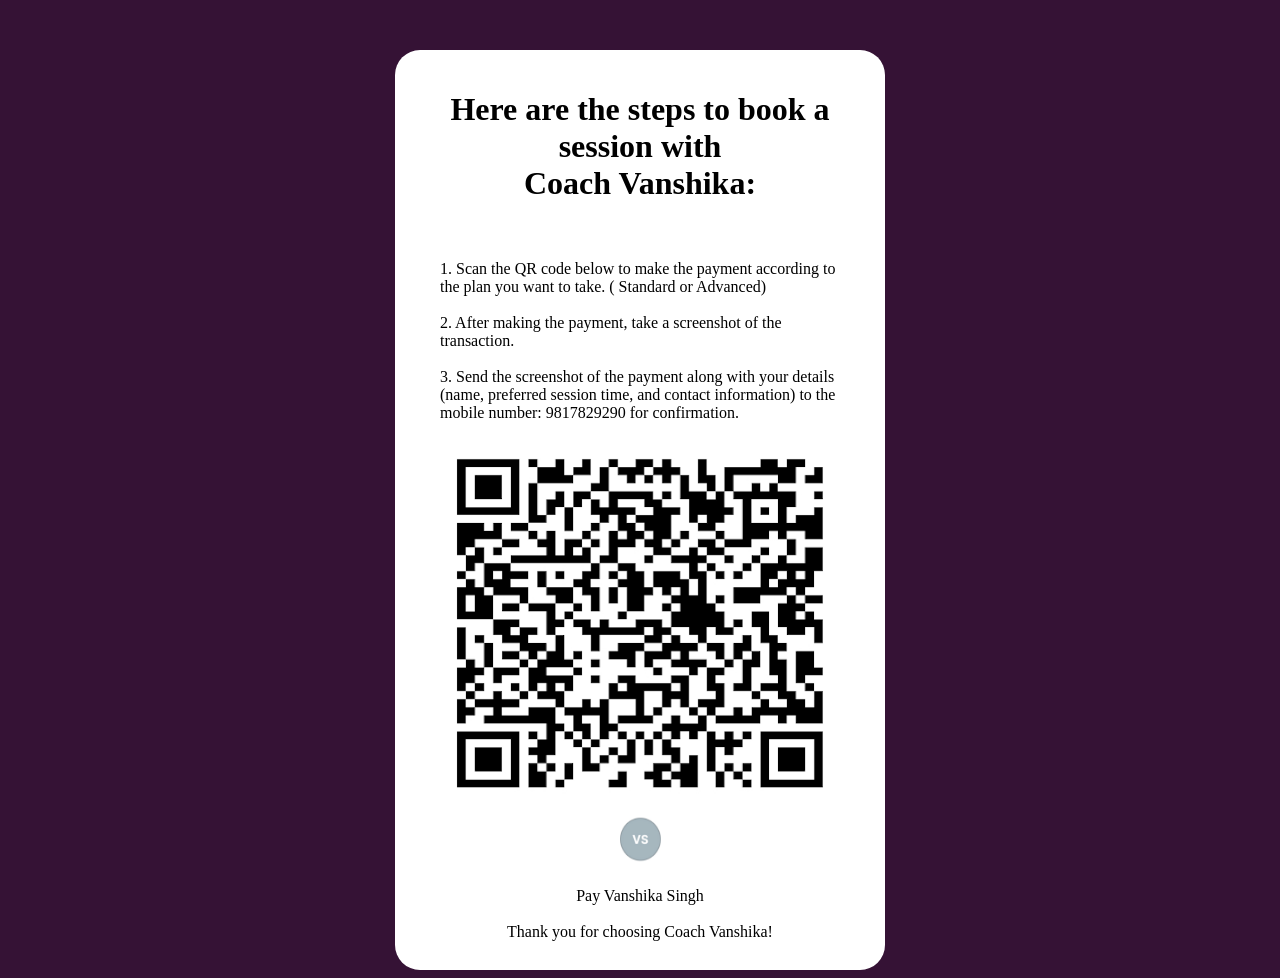
<file: payments.html>
<!DOCTYPE html>
<html lang="en">
  <head>
    <meta charset="UTF-8" />
    <meta name="viewport" content="width=device-width, initial-scale=1.0" />
    <!-- displays site properly based on user's device -->

    <link
      rel="icon"
      type="image/png"
      sizes="32x32"
      href="./images/logo-color.png"
    />

    <title>Frontend Mentor | QR code component</title>
    <style>
      .attribution {
        font-size: 11px;
        text-align: center;
      }
      .attribution a {
        color: blue;
      }
      body {
        background-color: rgb(53, 18, 53);
      }
      .container {
        background-color: white;
        border: 2x solid red;
        display: block;
        height: 880px;
        width: 450px;
        margin: auto;
        margin-top: 50px;
        padding: 20px;
        border-radius: 25px;
      }
      .box {
        /* background-color: blue; */
        height: 370px;
        width: 400px;
        border-radius: 25px;
        margin-left: auto;
        margin-right: auto;
        margin-top: 10px;
        /* align-items: center; */
      }
      .code {
        width: 100%;
        height: 100%;
        border-radius: 25px;
      }
      .me{
        display: inline-block;
        margin: auto;
        height: 50px;
        width: 50px;

      }
    </style>
  </head>
  <body>
    <div class="container">
      <div class="box">
        <p><center><h1>Here are the steps to book a session with <br>Coach Vanshika:</center></h1>
          <br>
          <br>

          1. Scan the QR code below to make the payment according to the plan you want to take. ( Standard or Advanced)
          <br>
          <br>
          2. After making the payment, take a screenshot of the transaction.
          <br>
          <br>
          3. Send the screenshot of the payment along with your details (name, preferred session time, and contact information) to the mobile number: 9817829290 for confirmation.
          <br>
          <br>
        <img  class="code" src="./images/qrcode.png" alt="Qr code image" />
        <br/>
        <center><img src="./images/namelogo.png" alt="My bitmoji image" class="me"> 
        <h3 class="why"></h3>Pay Vanshika Singh</center></h3>
        <br/>
          
        <center>Thank you for choosing Coach Vanshika!</center></p>
      </div>
    </div>
  </body>
</html>
</file>
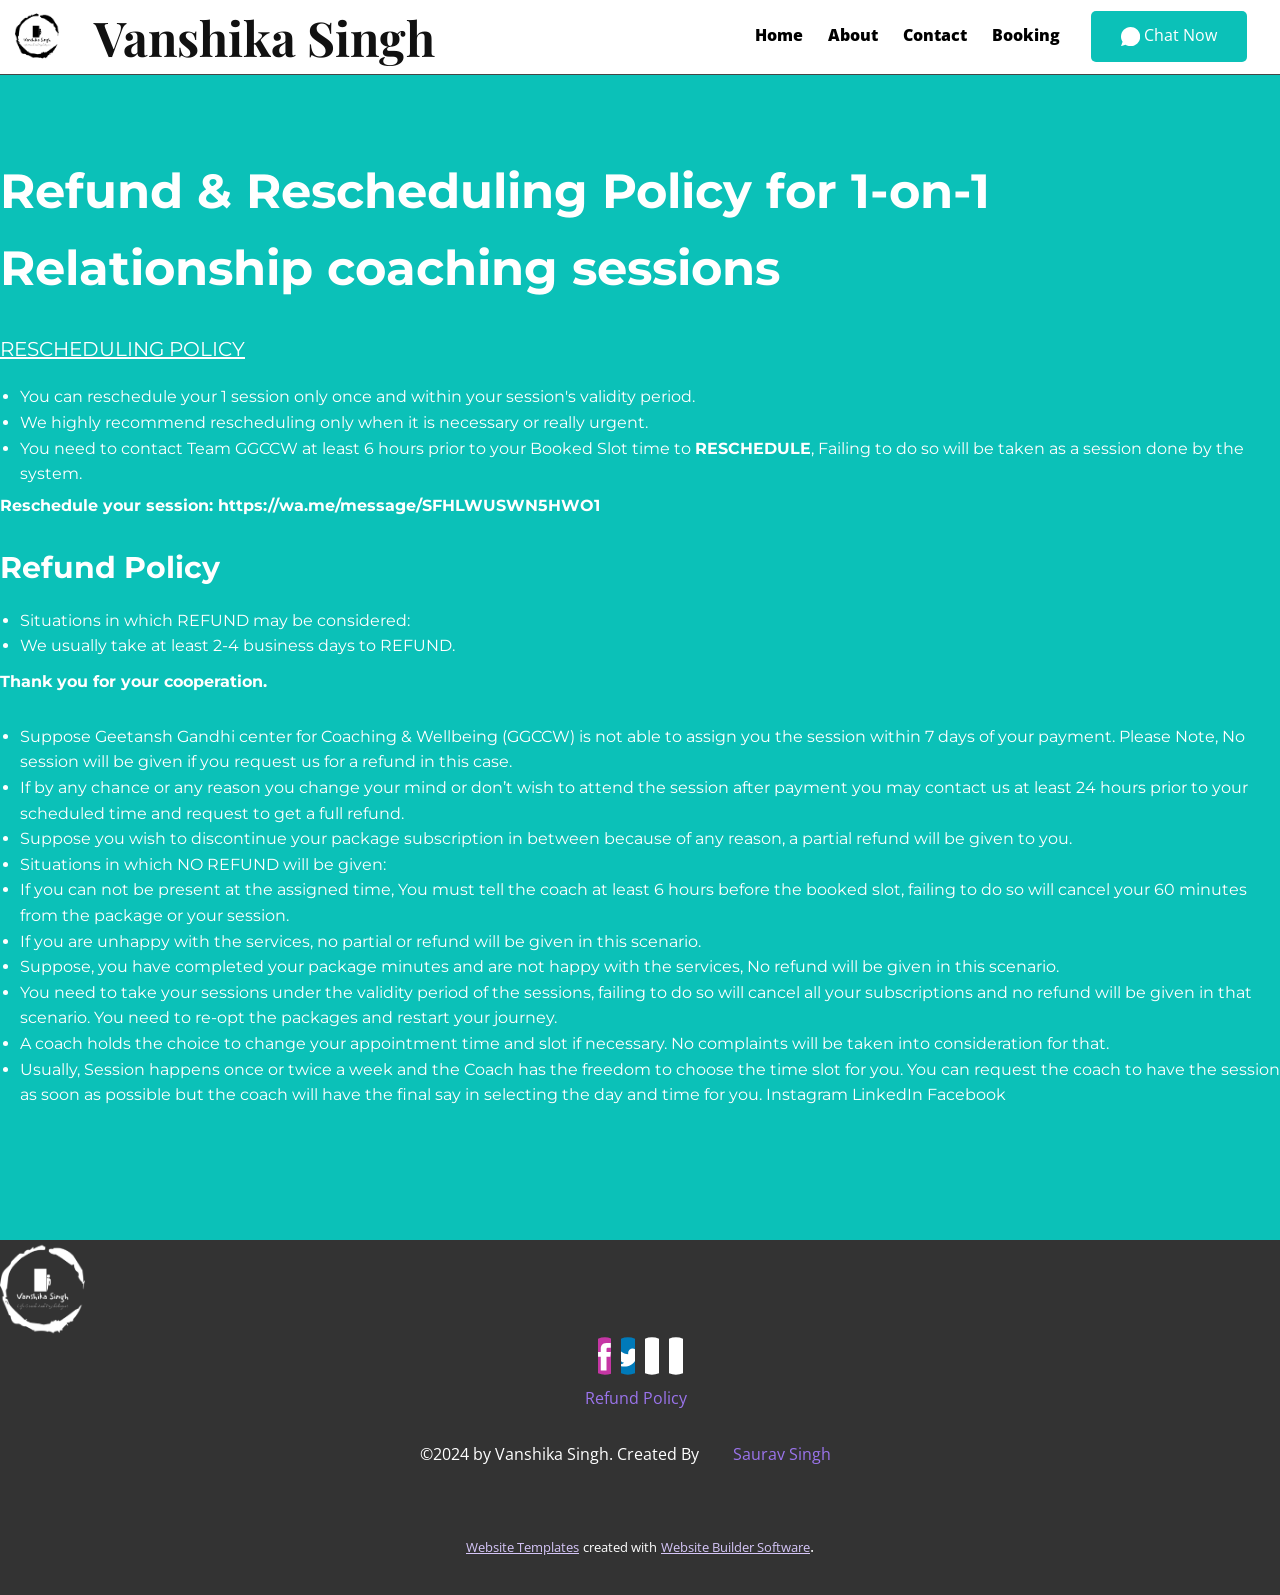
<file: Refund.html>
<!DOCTYPE html>
<html style="font-size: 16px;" lang="en"><head>
    <meta name="viewport" content="width=device-width, initial-scale=1.0">
    <meta charset="utf-8">
    <meta name="keywords" content="">
    <meta name="description" content="">
    <title>Refund</title>
    <link rel="stylesheet" href="nicepage.css" media="screen">
<link rel="stylesheet" href="Refund.css" media="screen">
    <script class="u-script" type="text/javascript" src="jquery.js" defer=""></script>
    <script class="u-script" type="text/javascript" src="nicepage.js" defer=""></script>
    <meta name="generator" content="Nicepage 6.2.1, nicepage.com">
    <link id="u-theme-google-font" rel="stylesheet" href="https://fonts.googleapis.com/css?family=Roboto:100,100i,300,300i,400,400i,500,500i,700,700i,900,900i|Open+Sans:300,300i,400,400i,500,500i,600,600i,700,700i,800,800i">
    <link id="u-page-google-font" rel="stylesheet" href="https://fonts.googleapis.com/css?family=Montserrat:100,100i,200,200i,300,300i,400,400i,500,500i,600,600i,700,700i,800,800i,900,900i|Playfair+Display:400,400i,500,500i,600,600i,700,700i,800,800i,900,900i">
    
    
    
    <script type="application/ld+json">{
		"@context": "http://schema.org",
		"@type": "Organization",
		"name": "",
		"logo": "images/logo-black.png",
		"sameAs": []
}</script>
    <meta name="theme-color" content="#9b74ec">
    <meta property="og:title" content="Refund">
    <meta property="og:type" content="website">
  <meta data-intl-tel-input-cdn-path="intlTelInput/"></head>
  <body data-path-to-root="./" data-include-products="false" class="u-body u-xl-mode" data-lang="en"><header class="u-clearfix u-header u-sticky u-sticky-9fa5 u-white u-header" id="sec-f943"><a href="https://nicepage.best" class="u-image u-logo u-image-1" data-image-width="1500" data-image-height="1500">
        <img src="images/logo-black.png" class="u-logo-image u-logo-image-1">
      </a><nav class="u-menu u-menu-one-level u-offcanvas u-menu-1">
        <div class="menu-collapse" style="font-size: 1rem; letter-spacing: 0px; font-weight: 800;">
          <a class="u-button-style u-custom-border u-custom-border-color u-custom-borders u-custom-color u-custom-effect-duration u-custom-left-right-menu-spacing u-custom-text-active-color u-custom-text-color u-custom-text-hover-color u-custom-top-bottom-menu-spacing u-nav-link" href="#">
            <svg class="u-svg-link" viewBox="0 0 24 24"><use xmlns:xlink="http://www.w3.org/1999/xlink" xlink:href="#svg-2e85"></use></svg>
            <svg class="u-svg-content" version="1.1" id="svg-2e85" viewBox="0 0 16 16" x="0px" y="0px" xmlns:xlink="http://www.w3.org/1999/xlink" xmlns="http://www.w3.org/2000/svg"><g><rect y="1" width="16" height="2"></rect><rect y="7" width="16" height="2"></rect><rect y="13" width="16" height="2"></rect>
</g></svg>
          </a>
        </div>
        <div class="u-custom-menu u-nav-container">
          <ul class="u-nav u-spacing-5 u-unstyled u-nav-1"><li class="u-nav-item"><a class="u-button-style u-nav-link u-text-active-grey-40 u-text-black u-text-hover-palette-2-base" href="Home.html" style="padding: 10px;">Home</a>
</li><li class="u-nav-item"><a class="u-button-style u-nav-link u-text-active-grey-40 u-text-black u-text-hover-palette-2-base" href="About.html" style="padding: 10px;">About</a>
</li><li class="u-nav-item"><a class="u-button-style u-nav-link u-text-active-grey-40 u-text-black u-text-hover-palette-2-base" href="Contact.html" style="padding: 10px;">Contact</a>
</li><li class="u-nav-item"><a class="u-button-style u-nav-link u-text-active-grey-40 u-text-black u-text-hover-palette-2-base" href="Booking.html" style="padding: 10px;">Booking</a>
</li></ul>
        </div>
        <div class="u-custom-menu u-nav-container-collapse">
          <div class="u-black u-container-style u-inner-container-layout u-opacity u-opacity-95 u-sidenav">
            <div class="u-inner-container-layout u-sidenav-overflow">
              <div class="u-menu-close"></div>
              <ul class="u-align-center u-nav u-popupmenu-items u-unstyled u-nav-2"><li class="u-nav-item"><a class="u-button-style u-nav-link" href="Home.html">Home</a>
</li><li class="u-nav-item"><a class="u-button-style u-nav-link" href="About.html">About</a>
</li><li class="u-nav-item"><a class="u-button-style u-nav-link" href="Contact.html">Contact</a>
</li><li class="u-nav-item"><a class="u-button-style u-nav-link" href="Booking.html">Booking</a>
</li></ul>
            </div>
          </div>
          <div class="u-black u-menu-overlay u-opacity u-opacity-70"></div>
        </div>
      </nav><a href="wame.pro/1ht0c3" class="u-align-center u-border-none u-btn u-btn-round u-button-style u-custom-color-5 u-radius u-text-body-alt-color u-text-hover-palette-2-base u-btn-1" target="_blank"><span class="u-icon u-icon-1"><svg xmlns="http://www.w3.org/2000/svg" xmlns:xlink="http://www.w3.org/1999/xlink" version="1.1" xml:space="preserve" class="u-svg-content" viewBox="0 0 512 512" x="0px" y="0px" style="width: 1em; height: 1em;"><path style="fill:currentColor;" d="M256,0C114.617,0,0,114.617,0,256c0,52.03,15.563,100.414,42.231,140.818L0,512l119.128-39.706  C158.72,497.399,205.639,512,256,512c141.383,0,256-114.617,256-256S397.383,0,256,0z"></path><path style="fill:#FFFFFF;" d="M397.233,335.078V377.6c0.062,15.66-12.606,28.398-28.292,28.469c-0.892,0-1.783-0.035-2.675-0.115  c-43.705-4.74-85.689-19.641-122.571-43.52c-34.313-21.76-63.409-50.803-85.222-85.054c-24.002-36.979-38.938-79.086-43.599-122.898  c-1.412-15.59,10.108-29.378,25.732-30.791c0.847-0.062,1.686-0.106,2.534-0.106h42.611c14.257-0.141,26.412,10.293,28.407,24.382  c1.801,13.612,5.138,26.968,9.94,39.83c3.902,10.364,1.404,22.042-6.391,29.908l-18.035,17.999  c20.215,35.487,49.664,64.874,85.221,85.054l18.035-17.999c7.883-7.786,19.588-10.275,29.97-6.382  c12.888,4.802,26.271,8.13,39.91,9.922C387.09,308.312,397.594,320.689,397.233,335.078z"></path></svg></span>&nbsp;Chat Now
      </a><h3 class="u-align-center u-custom-font u-font-playfair-display u-headline u-text u-text-body-color u-text-default u-text-1">
        <a href="/">Vanshika Singh</a>
      </h3><div class="custom-expanded u-align-center u-border-1 u-border-grey-dark-1 u-line u-line-horizontal u-line-1"></div></header>
    <section class="u-clearfix u-custom-color-5 u-section-1" id="carousel_9ea9">
      <div class="u-clearfix u-sheet u-sheet-1">
        <p class="u-custom-font u-font-montserrat u-text u-text-default u-text-1">
          <span style="font-weight: 700; font-size: 3rem;"> Refund &amp; Rescheduling Policy for 1-on-1 Relationship coaching sessions</span>
          <br>
          <br>
          <span style="text-decoration: underline !important; font-size: 1.25rem;">RESCHEDULING POLICY </span>
          <br>
          <br>
          <br>
          <br>
          <br>
          <br>
          <span style="font-weight: 700;">Reschedule your session: https://wa.me/message/SFHLWUSWN5HWO1<br>
          </span>
          <br>
          <span style="font-weight: 700; font-size: 1.875rem;">Refund Policy</span>
          <br>
          <br>
          <br>
          <br>
          <span style="font-weight: 700;">Thank you for your cooperation.<br>
          </span>
          <br>
          <br>
        </p>
        <ul class="u-custom-font u-font-montserrat u-text u-text-2">
          <li>You can reschedule your 1 session only once and within your session's validity period.&nbsp;</li>
          <li>We highly recommend rescheduling only when it is necessary or really urgent.&nbsp;</li>
          <li>You need to contact Team GGCCW at least 6 hours prior to your Booked Slot time to <span style="font-weight: 700;">RESCHEDULE</span>, Failing to do so will be taken as a session done by the system.
          </li>
        </ul>
        <ul class="u-custom-font u-font-montserrat u-text u-text-3">
          <li>Situations in which  REFUND may be considered:</li>
          <li>We usually take at least 2-4 business days to REFUND.</li>
        </ul>
        <ul class="u-custom-font u-font-montserrat u-text u-text-4">
          <li>Suppose Geetansh Gandhi center for Coaching &amp; Wellbeing (GGCCW)  is not able to assign you the session within 7 days of your payment. Please Note, No session will be given if you request us for a refund in this case.</li>
          <li>If by any chance or any reason you change your mind or don’t wish to attend the session after payment you may contact us at least 24 hours prior to your scheduled time and request to get a full refund.</li>
          <li>Suppose you wish to discontinue your package subscription in between because of any reason, a partial refund will be given to you.</li>
          <li>Situations in which NO REFUND will be given:</li>
          <li>If you can not be present at the assigned time, You must tell the coach at least 6 hours before the booked slot, failing to do so will cancel your 60 minutes from the package or your session.&nbsp;</li>
          <li>If you are unhappy with the services, no partial or refund will be given in this scenario.&nbsp;</li>
          <li>Suppose, you have completed your package minutes and are not happy with the services, No refund will be given in this scenario.</li>
          <li>You need to take your sessions under the validity period of the sessions, failing to do so will cancel all your subscriptions and no refund will be given in that scenario.
You need to re-opt the packages and restart your journey.&nbsp;</li>
          <li>A coach holds the choice to change your appointment time and slot if necessary. No complaints will be taken into consideration for that.&nbsp;</li>
          <li>Usually, Session happens once or twice a week and the Coach has the freedom to choose the time slot for you. You can request the coach to have the session as soon as possible but the coach will have the final say in selecting the day and time for you.
Instagram
LinkedIn
Facebook</li>
        </ul>
      </div>
    </section>
    
    
    
    <footer class="u-align-center-md u-align-center-sm u-align-center-xs u-clearfix u-footer u-grey-80" id="sec-530e"><div class="u-clearfix u-sheet u-sheet-1">
        <a href="https://nicepage.com" class="u-image u-logo u-image-1" data-image-width="1500" data-image-height="1687">
          <img src="images/logo-no-background.png" class="u-logo-image u-logo-image-1">
        </a>
        <div class="u-align-left u-social-icons u-spacing-10 u-social-icons-1">
          <a class="u-social-url" title="facebook" target="_blank" href=""><span class="u-icon u-social-facebook u-social-icon u-icon-1"><svg class="u-svg-link" preserveAspectRatio="xMidYMin slice" viewBox="0 0 112 112" style=""><use xmlns:xlink="http://www.w3.org/1999/xlink" xlink:href="#svg-220b"></use></svg><svg class="u-svg-content" viewBox="0 0 112 112" x="0" y="0" id="svg-220b"><circle fill="currentColor" cx="56.1" cy="56.1" r="55"></circle><path fill="#FFFFFF" d="M73.5,31.6h-9.1c-1.4,0-3.6,0.8-3.6,3.9v8.5h12.6L72,58.3H60.8v40.8H43.9V58.3h-8V43.9h8v-9.2
      c0-6.7,3.1-17,17-17h12.5v13.9H73.5z"></path></svg></span>
          </a>
          <a class="u-social-url" title="twitter" target="_blank" href=""><span class="u-icon u-social-icon u-social-twitter u-icon-2"><svg class="u-svg-link" preserveAspectRatio="xMidYMin slice" viewBox="0 0 112 112" style=""><use xmlns:xlink="http://www.w3.org/1999/xlink" xlink:href="#svg-e6c0"></use></svg><svg class="u-svg-content" viewBox="0 0 112 112" x="0" y="0" id="svg-e6c0"><circle fill="currentColor" class="st0" cx="56.1" cy="56.1" r="55"></circle><path fill="#FFFFFF" d="M83.8,47.3c0,0.6,0,1.2,0,1.7c0,17.7-13.5,38.2-38.2,38.2C38,87.2,31,85,25,81.2c1,0.1,2.1,0.2,3.2,0.2
      c6.3,0,12.1-2.1,16.7-5.7c-5.9-0.1-10.8-4-12.5-9.3c0.8,0.2,1.7,0.2,2.5,0.2c1.2,0,2.4-0.2,3.5-0.5c-6.1-1.2-10.8-6.7-10.8-13.1
      c0-0.1,0-0.1,0-0.2c1.8,1,3.9,1.6,6.1,1.7c-3.6-2.4-6-6.5-6-11.2c0-2.5,0.7-4.8,1.8-6.7c6.6,8.1,16.5,13.5,27.6,14
      c-0.2-1-0.3-2-0.3-3.1c0-7.4,6-13.4,13.4-13.4c3.9,0,7.3,1.6,9.8,4.2c3.1-0.6,5.9-1.7,8.5-3.3c-1,3.1-3.1,5.8-5.9,7.4
      c2.7-0.3,5.3-1,7.7-2.1C88.7,43,86.4,45.4,83.8,47.3z"></path></svg></span>
          </a>
          <a class="u-social-url" title="instagram" target="_blank" href=""><span class="u-icon u-social-icon u-social-instagram u-icon-3"><svg class="u-svg-link" preserveAspectRatio="xMidYMin slice" viewBox="0 0 112 112" style=""><use xmlns:xlink="http://www.w3.org/1999/xlink" xlink:href="#svg-7870"></use></svg><svg class="u-svg-content" viewBox="0 0 112 112" x="0" y="0" id="svg-7870"><circle fill="currentColor" cx="56.1" cy="56.1" r="55"></circle><path fill="#FFFFFF" d="M55.9,38.2c-9.9,0-17.9,8-17.9,17.9C38,66,46,74,55.9,74c9.9,0,17.9-8,17.9-17.9C73.8,46.2,65.8,38.2,55.9,38.2
      z M55.9,66.4c-5.7,0-10.3-4.6-10.3-10.3c-0.1-5.7,4.6-10.3,10.3-10.3c5.7,0,10.3,4.6,10.3,10.3C66.2,61.8,61.6,66.4,55.9,66.4z"></path><path fill="#FFFFFF" d="M74.3,33.5c-2.3,0-4.2,1.9-4.2,4.2s1.9,4.2,4.2,4.2s4.2-1.9,4.2-4.2S76.6,33.5,74.3,33.5z"></path><path fill="#FFFFFF" d="M73.1,21.3H38.6c-9.7,0-17.5,7.9-17.5,17.5v34.5c0,9.7,7.9,17.6,17.5,17.6h34.5c9.7,0,17.5-7.9,17.5-17.5V38.8
      C90.6,29.1,82.7,21.3,73.1,21.3z M83,73.3c0,5.5-4.5,9.9-9.9,9.9H38.6c-5.5,0-9.9-4.5-9.9-9.9V38.8c0-5.5,4.5-9.9,9.9-9.9h34.5
      c5.5,0,9.9,4.5,9.9,9.9V73.3z"></path></svg></span>
          </a>
          <a class="u-social-url" title="linkedin" target="_blank" href=""><span class="u-icon u-social-icon u-social-linkedin u-icon-4"><svg class="u-svg-link" preserveAspectRatio="xMidYMin slice" viewBox="0 0 112 112" style=""><use xmlns:xlink="http://www.w3.org/1999/xlink" xlink:href="#svg-cc87"></use></svg><svg class="u-svg-content" viewBox="0 0 112 112" x="0" y="0" id="svg-cc87"><circle fill="currentColor" cx="56.1" cy="56.1" r="55"></circle><path fill="#FFFFFF" d="M41.3,83.7H27.9V43.4h13.4V83.7z M34.6,37.9L34.6,37.9c-4.6,0-7.5-3.1-7.5-7c0-4,3-7,7.6-7s7.4,3,7.5,7
      C42.2,34.8,39.2,37.9,34.6,37.9z M89.6,83.7H76.2V62.2c0-5.4-1.9-9.1-6.8-9.1c-3.7,0-5.9,2.5-6.9,4.9c-0.4,0.9-0.4,2.1-0.4,3.3v22.5
      H48.7c0,0,0.2-36.5,0-40.3h13.4v5.7c1.8-2.7,5-6.7,12.1-6.7c8.8,0,15.4,5.8,15.4,18.1V83.7z"></path></svg></span>
          </a>
        </div>
        <p class="u-align-center-lg u-align-center-md u-align-center-xl u-text u-text-1">
          <a href="Refund.html" class="u-active-none u-border-none u-btn u-button-style u-hover-none u-none u-text-palette-1-base wixui-rich-text__text u-btn-1">Refund Policy</a>&nbsp;&nbsp;
        </p>
        <p class="u-align-center-lg u-align-center-md u-align-center-xl u-text u-text-2">©2024 by Vanshika Singh. Created By&nbsp;<a href="https://sauravinside.github.io/MyWebSite/" target="_blank" class="u-active-none u-border-none u-btn u-button-style u-hover-none u-none u-text-palette-1-base wixui-rich-text__text u-btn-2">Saurav Singh</a>
        </p>
      </div></footer>
    <section class="u-backlink u-clearfix u-grey-80">
      <a class="u-link" href="https://nicepage.com/website-templates" target="_blank">
        <span>Website Templates</span>
      </a>
      <p class="u-text">
        <span>created with</span>
      </p>
      <a class="u-link" href="" target="_blank">
        <span>Website Builder Software</span>
      </a>. 
    </section>
  
</body></html>
</file>
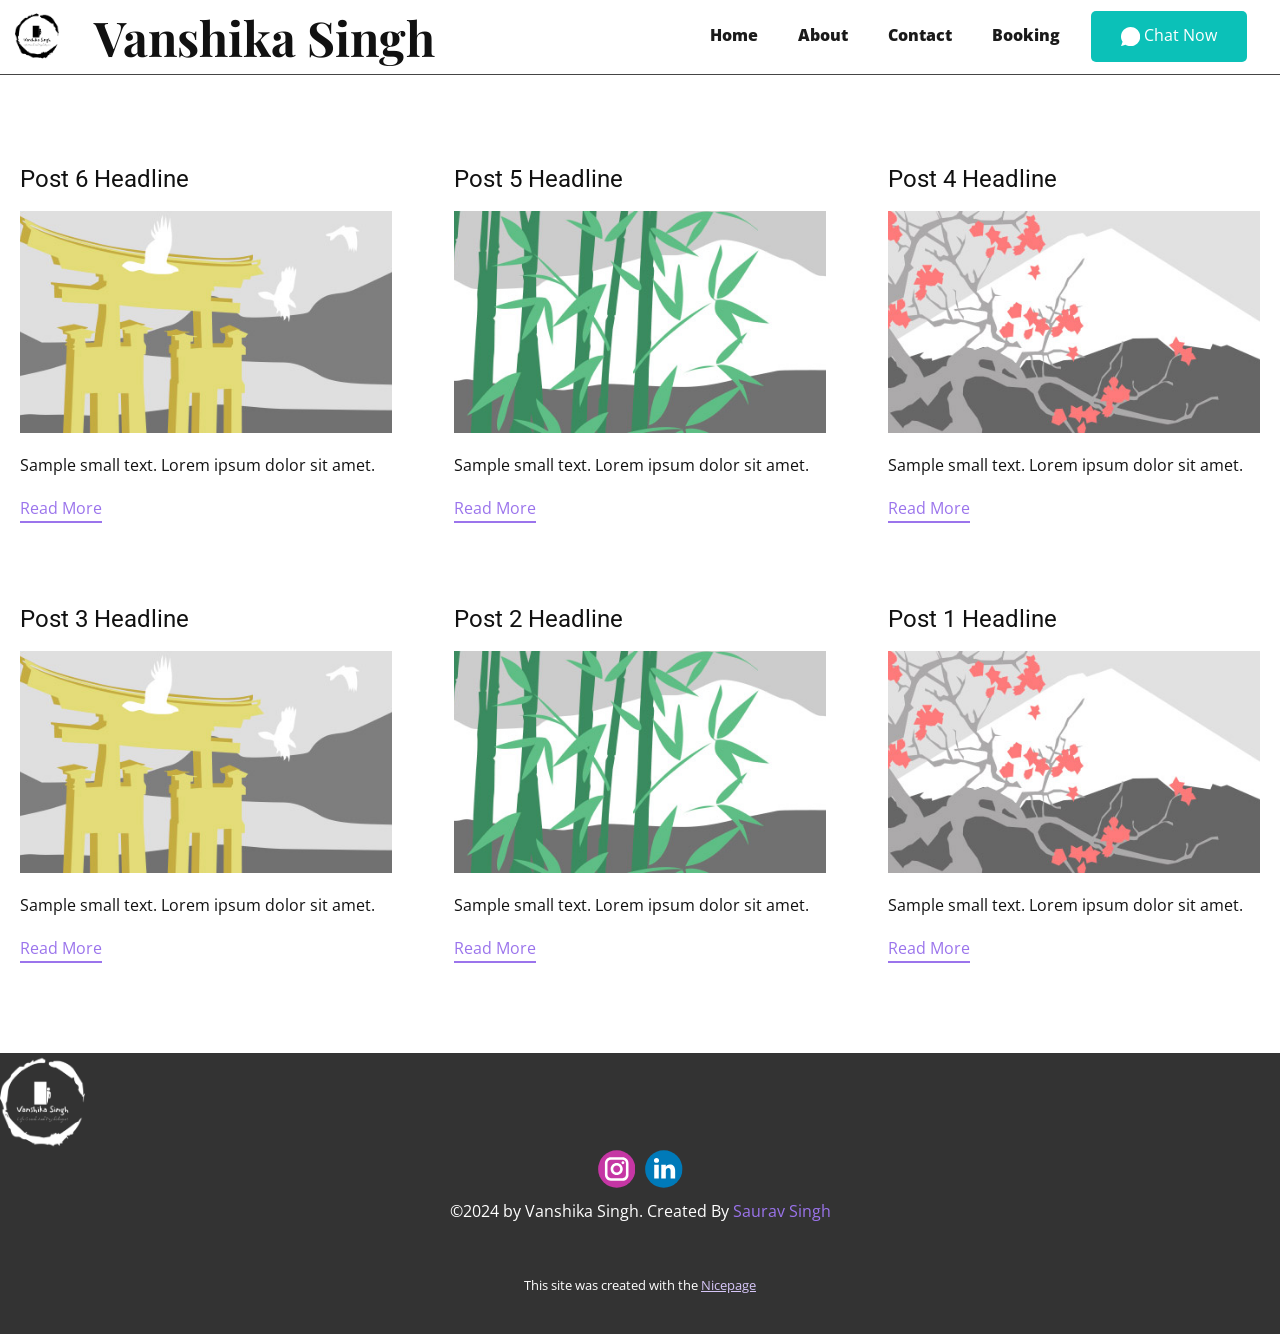
<file: blog/blog.html>
<!DOCTYPE html>
<html style="font-size: 16px;" lang="en"><head>
    <meta name="viewport" content="width=device-width, initial-scale=1.0">
    <meta charset="utf-8">
    <meta name="keywords" content="">
    <meta name="description" content="">
    <title>Blog</title>
    <link rel="stylesheet" href="../nicepage.css" media="screen">
<link rel="stylesheet" href="../Blog-Template.css" media="screen">
    <script class="u-script" type="text/javascript" src="../jquery.js" defer=""></script>
    <script class="u-script" type="text/javascript" src="../nicepage.js" defer=""></script>
    <meta name="generator" content="Nicepage 6.9.2, nicepage.com">
    <link id="u-theme-google-font" rel="stylesheet" href="https://fonts.googleapis.com/css?family=Roboto:100,100i,300,300i,400,400i,500,500i,700,700i,900,900i|Open+Sans:300,300i,400,400i,500,500i,600,600i,700,700i,800,800i">
    <link id="u-page-google-font" rel="stylesheet" href="https://fonts.googleapis.com/css?family=Playfair+Display:400,400i,500,500i,600,600i,700,700i,800,800i,900,900i">
    
    
    
    <script type="application/ld+json">{
		"@context": "http://schema.org",
		"@type": "Organization",
		"name": "",
		"logo": "images/logo-black.png",
		"sameAs": [
				"https://www.instagram.com/vanshika_lifecoach?igsh=eTRudTh4aG1zc2Ew&utm_source=qr",
				"http://linkedin.com/in/vanshika-singh-44b820205"
		]
}</script>
    <meta name="theme-color" content="#9b74ec">
  <meta data-intl-tel-input-cdn-path="intlTelInput/"></head>
  <body data-path-to-root="./" data-include-products="false" class="u-body u-xl-mode" data-lang="en"><header class="u-clearfix u-header u-sticky u-white u-header" id="sec-f943" data-animation-name="" data-animation-duration="0" data-animation-delay="0" data-animation-direction=""><a href="#" class="u-image u-logo u-image-1" data-image-width="1500" data-image-height="1500">
        <img src="../images/logo-black.png" class="u-logo-image u-logo-image-1">
      </a><nav class="u-menu u-menu-one-level u-offcanvas u-menu-1">
        <div class="menu-collapse" style="font-size: 1rem; letter-spacing: 0px; font-weight: 700;">
          <a class="u-button-style u-custom-border u-custom-border-color u-custom-borders u-custom-color u-custom-effect-duration u-custom-left-right-menu-spacing u-custom-text-active-color u-custom-text-color u-custom-text-hover-color u-custom-top-bottom-menu-spacing u-nav-link" href="#">
            <svg class="u-svg-link" viewBox="0 0 24 24"><use xmlns:xlink="http://www.w3.org/1999/xlink" xlink:href="#svg-2e85"></use></svg>
            <svg class="u-svg-content" version="1.1" id="svg-2e85" viewBox="0 0 16 16" x="0px" y="0px" xmlns:xlink="http://www.w3.org/1999/xlink" xmlns="http://www.w3.org/2000/svg"><g><rect y="1" width="16" height="2"></rect><rect y="7" width="16" height="2"></rect><rect y="13" width="16" height="2"></rect>
</g></svg>
          </a>
        </div>
        <div class="u-custom-menu u-nav-container">
          <ul class="u-nav u-spacing-20 u-unstyled u-nav-1"><li class="u-nav-item"><a class="u-border-no-bottom u-border-no-left u-border-no-right u-border-no-top u-button-style u-nav-link u-text-active-palette-1-base u-text-grey-90 u-text-hover-palette-2-base" href="../Home.html" style="padding: 10px;">Home</a>
</li><li class="u-nav-item"><a class="u-border-no-bottom u-border-no-left u-border-no-right u-border-no-top u-button-style u-nav-link u-text-active-palette-1-base u-text-grey-90 u-text-hover-palette-2-base" href="../About.html" style="padding: 10px;">About</a>
</li><li class="u-nav-item"><a class="u-border-no-bottom u-border-no-left u-border-no-right u-border-no-top u-button-style u-nav-link u-text-active-palette-1-base u-text-grey-90 u-text-hover-palette-2-base" href="../Contact.html" style="padding: 10px;">Contact</a>
</li><li class="u-nav-item"><a class="u-border-no-bottom u-border-no-left u-border-no-right u-border-no-top u-button-style u-nav-link u-text-active-palette-1-base u-text-grey-90 u-text-hover-palette-2-base" href="../Booking.html" style="padding: 10px;">Booking</a>
</li></ul>
        </div>
        <div class="u-custom-menu u-nav-container-collapse">
          <div class="u-black u-container-style u-inner-container-layout u-opacity u-opacity-95 u-sidenav">
            <div class="u-inner-container-layout u-sidenav-overflow">
              <div class="u-menu-close"></div>
              <ul class="u-align-center u-nav u-popupmenu-items u-unstyled u-nav-2"><li class="u-nav-item"><a class="u-button-style u-nav-link" href="../Home.html">Home</a>
</li><li class="u-nav-item"><a class="u-button-style u-nav-link" href="../About.html">About</a>
</li><li class="u-nav-item"><a class="u-button-style u-nav-link" href="../Contact.html">Contact</a>
</li><li class="u-nav-item"><a class="u-button-style u-nav-link" href="../Booking.html">Booking</a>
</li></ul>
            </div>
          </div>
          <div class="u-black u-menu-overlay u-opacity u-opacity-70"></div>
        </div>
      </nav><a href="https://www.wame.pro/1ht0c3" class="u-align-center u-border-none u-btn u-btn-round u-button-style u-custom-color-5 u-radius u-text-body-alt-color u-text-hover-palette-2-base u-btn-1" target="_blank"><span class="u-icon u-icon-1"><svg xmlns="http://www.w3.org/2000/svg" xmlns:xlink="http://www.w3.org/1999/xlink" version="1.1" xml:space="preserve" class="u-svg-content" viewBox="0 0 512 512" x="0px" y="0px" style="width: 1em; height: 1em;"><path style="fill:currentColor;" d="M256,0C114.617,0,0,114.617,0,256c0,52.03,15.563,100.414,42.231,140.818L0,512l119.128-39.706  C158.72,497.399,205.639,512,256,512c141.383,0,256-114.617,256-256S397.383,0,256,0z"></path><path style="fill:#FFFFFF;" d="M397.233,335.078V377.6c0.062,15.66-12.606,28.398-28.292,28.469c-0.892,0-1.783-0.035-2.675-0.115  c-43.705-4.74-85.689-19.641-122.571-43.52c-34.313-21.76-63.409-50.803-85.222-85.054c-24.002-36.979-38.938-79.086-43.599-122.898  c-1.412-15.59,10.108-29.378,25.732-30.791c0.847-0.062,1.686-0.106,2.534-0.106h42.611c14.257-0.141,26.412,10.293,28.407,24.382  c1.801,13.612,5.138,26.968,9.94,39.83c3.902,10.364,1.404,22.042-6.391,29.908l-18.035,17.999  c20.215,35.487,49.664,64.874,85.221,85.054l18.035-17.999c7.883-7.786,19.588-10.275,29.97-6.382  c12.888,4.802,26.271,8.13,39.91,9.922C387.09,308.312,397.594,320.689,397.233,335.078z"></path></svg></span>&nbsp;Chat Now
      </a><h3 class="u-align-center u-custom-font u-font-playfair-display u-headline u-text u-text-body-color u-text-default u-text-1">
        <a href="/">Vanshika Singh</a>
      </h3><div class="u-align-center u-border-1 u-border-grey-dark-1 u-expanded-width u-line u-line-horizontal u-line-1"></div></header>
    <section class="u-clearfix u-section-1" id="sec-43d9">
      <div class="u-clearfix u-sheet u-valign-middle u-sheet-1"><!--blog--><!--blog_options_json--><!--{"type":"Recent","source":"","tags":"","count":""}--><!--/blog_options_json-->
        <div class="u-blog u-expanded-width u-blog-1">
          <div class="u-list-control"></div>
          <div class="u-repeater u-repeater-1"><!--blog_post-->
            <div class="u-blog-post u-container-style u-repeater-item u-white u-repeater-item-1">
              <div class="u-container-layout u-similar-container u-valign-top u-container-layout-1"><!--blog_post_header-->
                <h4 class="u-blog-control u-text u-text-1">
                  <a class="u-post-header-link" href="../blog/post-5.html">Post 6 Headline</a>
                </h4><!--/blog_post_header--><!--blog_post_image-->
                <a class="u-post-header-link" href="../blog/post-5.html"><img alt="" class="u-blog-control u-expanded-width u-image u-image-default u-image-1" src="../images/8ad73f3c.jpeg"></a><!--/blog_post_image--><!--blog_post_content-->
                <div class="u-blog-control u-post-content u-text u-text-2 fr-view">Sample small text. Lorem ipsum dolor sit amet.</div><!--/blog_post_content--><!--blog_post_readmore-->
                <a href="../blog/post-5.html" class="u-blog-control u-border-2 u-border-no-left u-border-no-right u-border-no-top u-border-palette-1-base u-btn u-btn-rectangle u-button-style u-none u-btn-1"><!--blog_post_readmore_content--><!--options_json--><!--{"content":"","defaultValue":"Read More"}--><!--/options_json-->Read More<!--/blog_post_readmore_content--></a><!--/blog_post_readmore-->
              </div>
            </div><div class="u-blog-post u-container-style u-repeater-item u-video-cover u-white">
              <div class="u-container-layout u-similar-container u-valign-top u-container-layout-2"><!--blog_post_header-->
                <h4 class="u-blog-control u-text u-text-3">
                  <a class="u-post-header-link" href="../blog/post-4.html">Post 5 Headline</a>
                </h4><!--/blog_post_header--><!--blog_post_image-->
                <a class="u-post-header-link" href="../blog/post-4.html"><img alt="" class="u-blog-control u-expanded-width u-image u-image-default u-image-2" src="../images/68f64b9d.jpeg"></a><!--/blog_post_image--><!--blog_post_content-->
                <div class="u-blog-control u-post-content u-text u-text-4 fr-view">Sample small text. Lorem ipsum dolor sit amet.</div><!--/blog_post_content--><!--blog_post_readmore-->
                <a href="../blog/post-4.html" class="u-blog-control u-border-2 u-border-no-left u-border-no-right u-border-no-top u-border-palette-1-base u-btn u-btn-rectangle u-button-style u-none u-btn-2"><!--blog_post_readmore_content--><!--options_json--><!--{"content":"","defaultValue":"Read More"}--><!--/options_json-->Read More<!--/blog_post_readmore_content--></a><!--/blog_post_readmore-->
              </div>
            </div><div class="u-blog-post u-container-style u-repeater-item u-video-cover u-white">
              <div class="u-container-layout u-similar-container u-valign-top u-container-layout-3"><!--blog_post_header-->
                <h4 class="u-blog-control u-text u-text-5">
                  <a class="u-post-header-link" href="../blog/post-3.html">Post 4 Headline</a>
                </h4><!--/blog_post_header--><!--blog_post_image-->
                <a class="u-post-header-link" href="../blog/post-3.html"><img alt="" class="u-blog-control u-expanded-width u-image u-image-default u-image-3" src="../images/0fd3416c.jpeg"></a><!--/blog_post_image--><!--blog_post_content-->
                <div class="u-blog-control u-post-content u-text u-text-6 fr-view">Sample small text. Lorem ipsum dolor sit amet.</div><!--/blog_post_content--><!--blog_post_readmore-->
                <a href="../blog/post-3.html" class="u-blog-control u-border-2 u-border-no-left u-border-no-right u-border-no-top u-border-palette-1-base u-btn u-btn-rectangle u-button-style u-none u-btn-3"><!--blog_post_readmore_content--><!--options_json--><!--{"content":"","defaultValue":"Read More"}--><!--/options_json-->Read More<!--/blog_post_readmore_content--></a><!--/blog_post_readmore-->
              </div>
            </div><div class="u-blog-post u-container-style u-repeater-item u-white u-repeater-item-1">
              <div class="u-container-layout u-similar-container u-valign-top u-container-layout-1"><!--blog_post_header-->
                <h4 class="u-blog-control u-text u-text-1">
                  <a class="u-post-header-link" href="../blog/post-2.html">Post 3 Headline</a>
                </h4><!--/blog_post_header--><!--blog_post_image-->
                <a class="u-post-header-link" href="../blog/post-2.html"><img alt="" class="u-blog-control u-expanded-width u-image u-image-default u-image-1" src="../images/8ad73f3c.jpeg"></a><!--/blog_post_image--><!--blog_post_content-->
                <div class="u-blog-control u-post-content u-text u-text-2 fr-view">Sample small text. Lorem ipsum dolor sit amet.</div><!--/blog_post_content--><!--blog_post_readmore-->
                <a href="../blog/post-2.html" class="u-blog-control u-border-2 u-border-no-left u-border-no-right u-border-no-top u-border-palette-1-base u-btn u-btn-rectangle u-button-style u-none u-btn-1"><!--blog_post_readmore_content--><!--options_json--><!--{"content":"","defaultValue":"Read More"}--><!--/options_json-->Read More<!--/blog_post_readmore_content--></a><!--/blog_post_readmore-->
              </div>
            </div><div class="u-blog-post u-container-style u-repeater-item u-video-cover u-white">
              <div class="u-container-layout u-similar-container u-valign-top u-container-layout-2"><!--blog_post_header-->
                <h4 class="u-blog-control u-text u-text-3">
                  <a class="u-post-header-link" href="../blog/post-1.html">Post 2 Headline</a>
                </h4><!--/blog_post_header--><!--blog_post_image-->
                <a class="u-post-header-link" href="../blog/post-1.html"><img alt="" class="u-blog-control u-expanded-width u-image u-image-default u-image-2" src="../images/68f64b9d.jpeg"></a><!--/blog_post_image--><!--blog_post_content-->
                <div class="u-blog-control u-post-content u-text u-text-4 fr-view">Sample small text. Lorem ipsum dolor sit amet.</div><!--/blog_post_content--><!--blog_post_readmore-->
                <a href="../blog/post-1.html" class="u-blog-control u-border-2 u-border-no-left u-border-no-right u-border-no-top u-border-palette-1-base u-btn u-btn-rectangle u-button-style u-none u-btn-2"><!--blog_post_readmore_content--><!--options_json--><!--{"content":"","defaultValue":"Read More"}--><!--/options_json-->Read More<!--/blog_post_readmore_content--></a><!--/blog_post_readmore-->
              </div>
            </div><div class="u-blog-post u-container-style u-repeater-item u-video-cover u-white">
              <div class="u-container-layout u-similar-container u-valign-top u-container-layout-3"><!--blog_post_header-->
                <h4 class="u-blog-control u-text u-text-5">
                  <a class="u-post-header-link" href="../blog/post.html">Post 1 Headline</a>
                </h4><!--/blog_post_header--><!--blog_post_image-->
                <a class="u-post-header-link" href="../blog/post.html"><img alt="" class="u-blog-control u-expanded-width u-image u-image-default u-image-3" src="../images/0fd3416c.jpeg"></a><!--/blog_post_image--><!--blog_post_content-->
                <div class="u-blog-control u-post-content u-text u-text-6 fr-view">Sample small text. Lorem ipsum dolor sit amet.</div><!--/blog_post_content--><!--blog_post_readmore-->
                <a href="../blog/post.html" class="u-blog-control u-border-2 u-border-no-left u-border-no-right u-border-no-top u-border-palette-1-base u-btn u-btn-rectangle u-button-style u-none u-btn-3"><!--blog_post_readmore_content--><!--options_json--><!--{"content":"","defaultValue":"Read More"}--><!--/options_json-->Read More<!--/blog_post_readmore_content--></a><!--/blog_post_readmore-->
              </div>
            </div><!--/blog_post--><!--blog_post-->
            <!--/blog_post--><!--blog_post-->
            <!--/blog_post-->
          </div>
          <div class="u-list-control"></div>
        </div><!--/blog-->
      </div>
    </section>
    
    
    
    <footer class="u-align-center-md u-align-center-sm u-align-center-xs u-clearfix u-footer u-grey-80" id="sec-530e"><div class="u-clearfix u-sheet u-sheet-1">
        <a href="#" class="u-image u-logo u-image-1" data-image-width="1500" data-image-height="1687">
          <img src="../images/logo-no-background.png" class="u-logo-image u-logo-image-1">
        </a>
        <div class="u-align-left u-social-icons u-spacing-10 u-social-icons-1">
          <a class="u-social-url" title="instagram" target="_blank" href="https://www.instagram.com/vanshika_lifecoach?igsh=eTRudTh4aG1zc2Ew&amp;utm_source=qr"><span class="u-icon u-social-icon u-social-instagram u-icon-1"><svg class="u-svg-link" preserveAspectRatio="xMidYMin slice" viewBox="0 0 112 112" style=""><use xmlns:xlink="http://www.w3.org/1999/xlink" xlink:href="#svg-7870"></use></svg><svg class="u-svg-content" viewBox="0 0 112 112" x="0" y="0" id="svg-7870"><circle fill="currentColor" cx="56.1" cy="56.1" r="55"></circle><path fill="#FFFFFF" d="M55.9,38.2c-9.9,0-17.9,8-17.9,17.9C38,66,46,74,55.9,74c9.9,0,17.9-8,17.9-17.9C73.8,46.2,65.8,38.2,55.9,38.2
      z M55.9,66.4c-5.7,0-10.3-4.6-10.3-10.3c-0.1-5.7,4.6-10.3,10.3-10.3c5.7,0,10.3,4.6,10.3,10.3C66.2,61.8,61.6,66.4,55.9,66.4z"></path><path fill="#FFFFFF" d="M74.3,33.5c-2.3,0-4.2,1.9-4.2,4.2s1.9,4.2,4.2,4.2s4.2-1.9,4.2-4.2S76.6,33.5,74.3,33.5z"></path><path fill="#FFFFFF" d="M73.1,21.3H38.6c-9.7,0-17.5,7.9-17.5,17.5v34.5c0,9.7,7.9,17.6,17.5,17.6h34.5c9.7,0,17.5-7.9,17.5-17.5V38.8
      C90.6,29.1,82.7,21.3,73.1,21.3z M83,73.3c0,5.5-4.5,9.9-9.9,9.9H38.6c-5.5,0-9.9-4.5-9.9-9.9V38.8c0-5.5,4.5-9.9,9.9-9.9h34.5
      c5.5,0,9.9,4.5,9.9,9.9V73.3z"></path></svg></span>
          </a>
          <a class="u-social-url" title="Linkedin" target="_blank" href="http://linkedin.com/in/vanshika-singh-44b820205"><span class="u-icon u-social-icon u-social-linkedin u-icon-2"><svg class="u-svg-link" preserveAspectRatio="xMidYMin slice" viewBox="0 0 112 112" style=""><use xmlns:xlink="http://www.w3.org/1999/xlink" xlink:href="#svg-cc87"></use></svg><svg class="u-svg-content" viewBox="0 0 112 112" x="0" y="0" id="svg-cc87"><circle fill="currentColor" cx="56.1" cy="56.1" r="55"></circle><path fill="#FFFFFF" d="M41.3,83.7H27.9V43.4h13.4V83.7z M34.6,37.9L34.6,37.9c-4.6,0-7.5-3.1-7.5-7c0-4,3-7,7.6-7s7.4,3,7.5,7
      C42.2,34.8,39.2,37.9,34.6,37.9z M89.6,83.7H76.2V62.2c0-5.4-1.9-9.1-6.8-9.1c-3.7,0-5.9,2.5-6.9,4.9c-0.4,0.9-0.4,2.1-0.4,3.3v22.5
      H48.7c0,0,0.2-36.5,0-40.3h13.4v5.7c1.8-2.7,5-6.7,12.1-6.7c8.8,0,15.4,5.8,15.4,18.1V83.7z"></path></svg></span>
          </a>
        </div>
        <p class="u-align-center-lg u-align-center-md u-align-center-xl u-text u-text-1">©2024 by Vanshika Singh. Created By&nbsp;<a href="https://sauravinside.github.io/MyWebSite/" target="_blank" class="u-active-none u-border-none u-btn u-button-style u-hover-none u-none u-text-palette-1-base wixui-rich-text__text u-btn-1">Saurav Singh</a>
        </p>
      </div></footer>
    <section class="u-backlink u-clearfix u-grey-80">
      <p class="u-text">
        <span>This site was created with the </span>
        <a class="u-link" href="https://nicepage.com/" target="_blank" rel="nofollow">
          <span>Nicepage</span>
        </a>
      </p>
    </section>
  
</body></html>
</file>
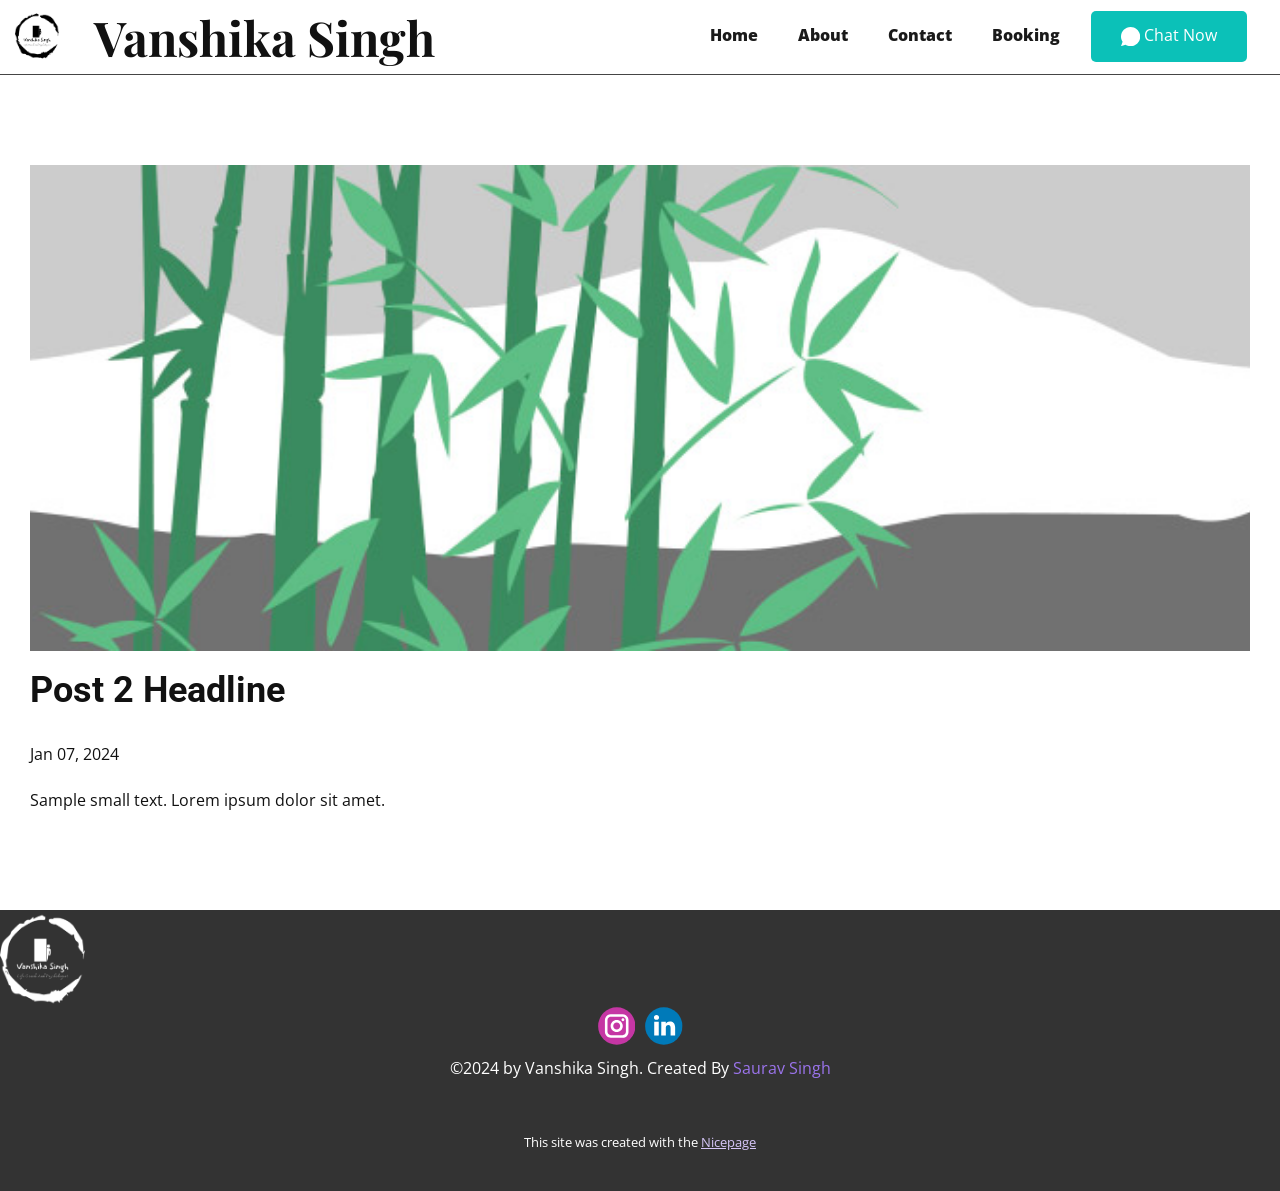
<file: blog/post-1.html>
<!DOCTYPE html>
<html style="font-size: 16px;" lang="en"><head>
    <meta name="viewport" content="width=device-width, initial-scale=1.0">
    <meta charset="utf-8">
    <meta name="keywords" content="Post 1 Headline">
    <meta name="description" content="">
    <title>Post 2 Headline</title>
    <link rel="stylesheet" href="../nicepage.css" media="screen">
<link rel="stylesheet" href="../Post-Template.css" media="screen">
    <script class="u-script" type="text/javascript" src="../jquery.js" defer=""></script>
    <script class="u-script" type="text/javascript" src="../nicepage.js" defer=""></script>
    <meta name="generator" content="Nicepage 6.9.2, nicepage.com">
    <link id="u-theme-google-font" rel="stylesheet" href="https://fonts.googleapis.com/css?family=Roboto:100,100i,300,300i,400,400i,500,500i,700,700i,900,900i|Open+Sans:300,300i,400,400i,500,500i,600,600i,700,700i,800,800i">
    <link id="u-page-google-font" rel="stylesheet" href="https://fonts.googleapis.com/css?family=Playfair+Display:400,400i,500,500i,600,600i,700,700i,800,800i,900,900i">
    
    
    
    <script type="application/ld+json">{
		"@context": "http://schema.org",
		"@type": "Organization",
		"name": "",
		"logo": "images/logo-black.png",
		"sameAs": [
				"https://www.instagram.com/vanshika_lifecoach?igsh=eTRudTh4aG1zc2Ew&utm_source=qr",
				"http://linkedin.com/in/vanshika-singh-44b820205"
		]
}</script>
    <meta name="theme-color" content="#9b74ec">
  <meta data-intl-tel-input-cdn-path="intlTelInput/"></head>
  <body data-path-to-root="./" data-include-products="false" class="u-body u-xl-mode" data-lang="en"><header class="u-clearfix u-header u-sticky u-white u-header" id="sec-f943" data-animation-name="" data-animation-duration="0" data-animation-delay="0" data-animation-direction=""><a href="#" class="u-image u-logo u-image-1" data-image-width="1500" data-image-height="1500">
        <img src="../images/logo-black.png" class="u-logo-image u-logo-image-1">
      </a><nav class="u-menu u-menu-one-level u-offcanvas u-menu-1">
        <div class="menu-collapse" style="font-size: 1rem; letter-spacing: 0px; font-weight: 700;">
          <a class="u-button-style u-custom-border u-custom-border-color u-custom-borders u-custom-color u-custom-effect-duration u-custom-left-right-menu-spacing u-custom-text-active-color u-custom-text-color u-custom-text-hover-color u-custom-top-bottom-menu-spacing u-nav-link" href="#">
            <svg class="u-svg-link" viewBox="0 0 24 24"><use xmlns:xlink="http://www.w3.org/1999/xlink" xlink:href="#svg-2e85"></use></svg>
            <svg class="u-svg-content" version="1.1" id="svg-2e85" viewBox="0 0 16 16" x="0px" y="0px" xmlns:xlink="http://www.w3.org/1999/xlink" xmlns="http://www.w3.org/2000/svg"><g><rect y="1" width="16" height="2"></rect><rect y="7" width="16" height="2"></rect><rect y="13" width="16" height="2"></rect>
</g></svg>
          </a>
        </div>
        <div class="u-custom-menu u-nav-container">
          <ul class="u-nav u-spacing-20 u-unstyled u-nav-1"><li class="u-nav-item"><a class="u-border-no-bottom u-border-no-left u-border-no-right u-border-no-top u-button-style u-nav-link u-text-active-palette-1-base u-text-grey-90 u-text-hover-palette-2-base" href="../Home.html" style="padding: 10px;">Home</a>
</li><li class="u-nav-item"><a class="u-border-no-bottom u-border-no-left u-border-no-right u-border-no-top u-button-style u-nav-link u-text-active-palette-1-base u-text-grey-90 u-text-hover-palette-2-base" href="../About.html" style="padding: 10px;">About</a>
</li><li class="u-nav-item"><a class="u-border-no-bottom u-border-no-left u-border-no-right u-border-no-top u-button-style u-nav-link u-text-active-palette-1-base u-text-grey-90 u-text-hover-palette-2-base" href="../Contact.html" style="padding: 10px;">Contact</a>
</li><li class="u-nav-item"><a class="u-border-no-bottom u-border-no-left u-border-no-right u-border-no-top u-button-style u-nav-link u-text-active-palette-1-base u-text-grey-90 u-text-hover-palette-2-base" href="../Booking.html" style="padding: 10px;">Booking</a>
</li></ul>
        </div>
        <div class="u-custom-menu u-nav-container-collapse">
          <div class="u-black u-container-style u-inner-container-layout u-opacity u-opacity-95 u-sidenav">
            <div class="u-inner-container-layout u-sidenav-overflow">
              <div class="u-menu-close"></div>
              <ul class="u-align-center u-nav u-popupmenu-items u-unstyled u-nav-2"><li class="u-nav-item"><a class="u-button-style u-nav-link" href="../Home.html">Home</a>
</li><li class="u-nav-item"><a class="u-button-style u-nav-link" href="../About.html">About</a>
</li><li class="u-nav-item"><a class="u-button-style u-nav-link" href="../Contact.html">Contact</a>
</li><li class="u-nav-item"><a class="u-button-style u-nav-link" href="../Booking.html">Booking</a>
</li></ul>
            </div>
          </div>
          <div class="u-black u-menu-overlay u-opacity u-opacity-70"></div>
        </div>
      </nav><a href="https://www.wame.pro/1ht0c3" class="u-align-center u-border-none u-btn u-btn-round u-button-style u-custom-color-5 u-radius u-text-body-alt-color u-text-hover-palette-2-base u-btn-1" target="_blank"><span class="u-icon u-icon-1"><svg xmlns="http://www.w3.org/2000/svg" xmlns:xlink="http://www.w3.org/1999/xlink" version="1.1" xml:space="preserve" class="u-svg-content" viewBox="0 0 512 512" x="0px" y="0px" style="width: 1em; height: 1em;"><path style="fill:currentColor;" d="M256,0C114.617,0,0,114.617,0,256c0,52.03,15.563,100.414,42.231,140.818L0,512l119.128-39.706  C158.72,497.399,205.639,512,256,512c141.383,0,256-114.617,256-256S397.383,0,256,0z"></path><path style="fill:#FFFFFF;" d="M397.233,335.078V377.6c0.062,15.66-12.606,28.398-28.292,28.469c-0.892,0-1.783-0.035-2.675-0.115  c-43.705-4.74-85.689-19.641-122.571-43.52c-34.313-21.76-63.409-50.803-85.222-85.054c-24.002-36.979-38.938-79.086-43.599-122.898  c-1.412-15.59,10.108-29.378,25.732-30.791c0.847-0.062,1.686-0.106,2.534-0.106h42.611c14.257-0.141,26.412,10.293,28.407,24.382  c1.801,13.612,5.138,26.968,9.94,39.83c3.902,10.364,1.404,22.042-6.391,29.908l-18.035,17.999  c20.215,35.487,49.664,64.874,85.221,85.054l18.035-17.999c7.883-7.786,19.588-10.275,29.97-6.382  c12.888,4.802,26.271,8.13,39.91,9.922C387.09,308.312,397.594,320.689,397.233,335.078z"></path></svg></span>&nbsp;Chat Now
      </a><h3 class="u-align-center u-custom-font u-font-playfair-display u-headline u-text u-text-body-color u-text-default u-text-1">
        <a href="/">Vanshika Singh</a>
      </h3><div class="u-align-center u-border-1 u-border-grey-dark-1 u-expanded-width u-line u-line-horizontal u-line-1"></div></header>
    <section class="u-align-center u-clearfix u-section-1" id="sec-8d17">
      <div class="u-clearfix u-sheet u-valign-middle-md u-valign-middle-sm u-valign-middle-xs u-sheet-1"><!--post_details--><!--post_details_options_json--><!--{"source":""}--><!--/post_details_options_json--><!--blog_post-->
        <div class="u-container-style u-expanded-width u-post-details u-post-details-1">
          <div class="u-container-layout u-valign-middle u-container-layout-1"><!--blog_post_image-->
            <img alt="" class="u-blog-control u-expanded-width u-image u-image-default u-image-1" src="../images/68f64b9d.jpeg"><!--/blog_post_image--><!--blog_post_header-->
            <h2 class="u-blog-control u-text u-text-1">Post 2 Headline</h2><!--/blog_post_header--><!--blog_post_metadata-->
            <div class="u-blog-control u-metadata u-metadata-1"><!--blog_post_metadata_date-->
              <span class="u-meta-date u-meta-icon">Jan 07, 2024</span><!--/blog_post_metadata_date--><!--blog_post_metadata_category-->
              <!--/blog_post_metadata_category--><!--blog_post_metadata_comments-->
              <!--/blog_post_metadata_comments-->
            </div><!--/blog_post_metadata--><!--blog_post_content-->
            <div class="u-align-justify u-blog-control u-post-content u-text u-text-2 fr-view">
  Sample small text. Lorem ipsum dolor sit amet.
  </div><!--/blog_post_content-->
          </div>
        </div><!--/blog_post--><!--/post_details-->
      </div>
    </section>
    
    
    
    <footer class="u-align-center-md u-align-center-sm u-align-center-xs u-clearfix u-footer u-grey-80" id="sec-530e"><div class="u-clearfix u-sheet u-sheet-1">
        <a href="#" class="u-image u-logo u-image-1" data-image-width="1500" data-image-height="1687">
          <img src="../images/logo-no-background.png" class="u-logo-image u-logo-image-1">
        </a>
        <div class="u-align-left u-social-icons u-spacing-10 u-social-icons-1">
          <a class="u-social-url" title="instagram" target="_blank" href="https://www.instagram.com/vanshika_lifecoach?igsh=eTRudTh4aG1zc2Ew&amp;utm_source=qr"><span class="u-icon u-social-icon u-social-instagram u-icon-1"><svg class="u-svg-link" preserveAspectRatio="xMidYMin slice" viewBox="0 0 112 112" style=""><use xmlns:xlink="http://www.w3.org/1999/xlink" xlink:href="#svg-7870"></use></svg><svg class="u-svg-content" viewBox="0 0 112 112" x="0" y="0" id="svg-7870"><circle fill="currentColor" cx="56.1" cy="56.1" r="55"></circle><path fill="#FFFFFF" d="M55.9,38.2c-9.9,0-17.9,8-17.9,17.9C38,66,46,74,55.9,74c9.9,0,17.9-8,17.9-17.9C73.8,46.2,65.8,38.2,55.9,38.2
      z M55.9,66.4c-5.7,0-10.3-4.6-10.3-10.3c-0.1-5.7,4.6-10.3,10.3-10.3c5.7,0,10.3,4.6,10.3,10.3C66.2,61.8,61.6,66.4,55.9,66.4z"></path><path fill="#FFFFFF" d="M74.3,33.5c-2.3,0-4.2,1.9-4.2,4.2s1.9,4.2,4.2,4.2s4.2-1.9,4.2-4.2S76.6,33.5,74.3,33.5z"></path><path fill="#FFFFFF" d="M73.1,21.3H38.6c-9.7,0-17.5,7.9-17.5,17.5v34.5c0,9.7,7.9,17.6,17.5,17.6h34.5c9.7,0,17.5-7.9,17.5-17.5V38.8
      C90.6,29.1,82.7,21.3,73.1,21.3z M83,73.3c0,5.5-4.5,9.9-9.9,9.9H38.6c-5.5,0-9.9-4.5-9.9-9.9V38.8c0-5.5,4.5-9.9,9.9-9.9h34.5
      c5.5,0,9.9,4.5,9.9,9.9V73.3z"></path></svg></span>
          </a>
          <a class="u-social-url" title="Linkedin" target="_blank" href="http://linkedin.com/in/vanshika-singh-44b820205"><span class="u-icon u-social-icon u-social-linkedin u-icon-2"><svg class="u-svg-link" preserveAspectRatio="xMidYMin slice" viewBox="0 0 112 112" style=""><use xmlns:xlink="http://www.w3.org/1999/xlink" xlink:href="#svg-cc87"></use></svg><svg class="u-svg-content" viewBox="0 0 112 112" x="0" y="0" id="svg-cc87"><circle fill="currentColor" cx="56.1" cy="56.1" r="55"></circle><path fill="#FFFFFF" d="M41.3,83.7H27.9V43.4h13.4V83.7z M34.6,37.9L34.6,37.9c-4.6,0-7.5-3.1-7.5-7c0-4,3-7,7.6-7s7.4,3,7.5,7
      C42.2,34.8,39.2,37.9,34.6,37.9z M89.6,83.7H76.2V62.2c0-5.4-1.9-9.1-6.8-9.1c-3.7,0-5.9,2.5-6.9,4.9c-0.4,0.9-0.4,2.1-0.4,3.3v22.5
      H48.7c0,0,0.2-36.5,0-40.3h13.4v5.7c1.8-2.7,5-6.7,12.1-6.7c8.8,0,15.4,5.8,15.4,18.1V83.7z"></path></svg></span>
          </a>
        </div>
        <p class="u-align-center-lg u-align-center-md u-align-center-xl u-text u-text-1">©2024 by Vanshika Singh. Created By&nbsp;<a href="https://sauravinside.github.io/MyWebSite/" target="_blank" class="u-active-none u-border-none u-btn u-button-style u-hover-none u-none u-text-palette-1-base wixui-rich-text__text u-btn-1">Saurav Singh</a>
        </p>
      </div></footer>
    <section class="u-backlink u-clearfix u-grey-80">
      <p class="u-text">
        <span>This site was created with the </span>
        <a class="u-link" href="https://nicepage.com/" target="_blank" rel="nofollow">
          <span>Nicepage</span>
        </a>
      </p>
    </section>
  
</body></html>
</file>
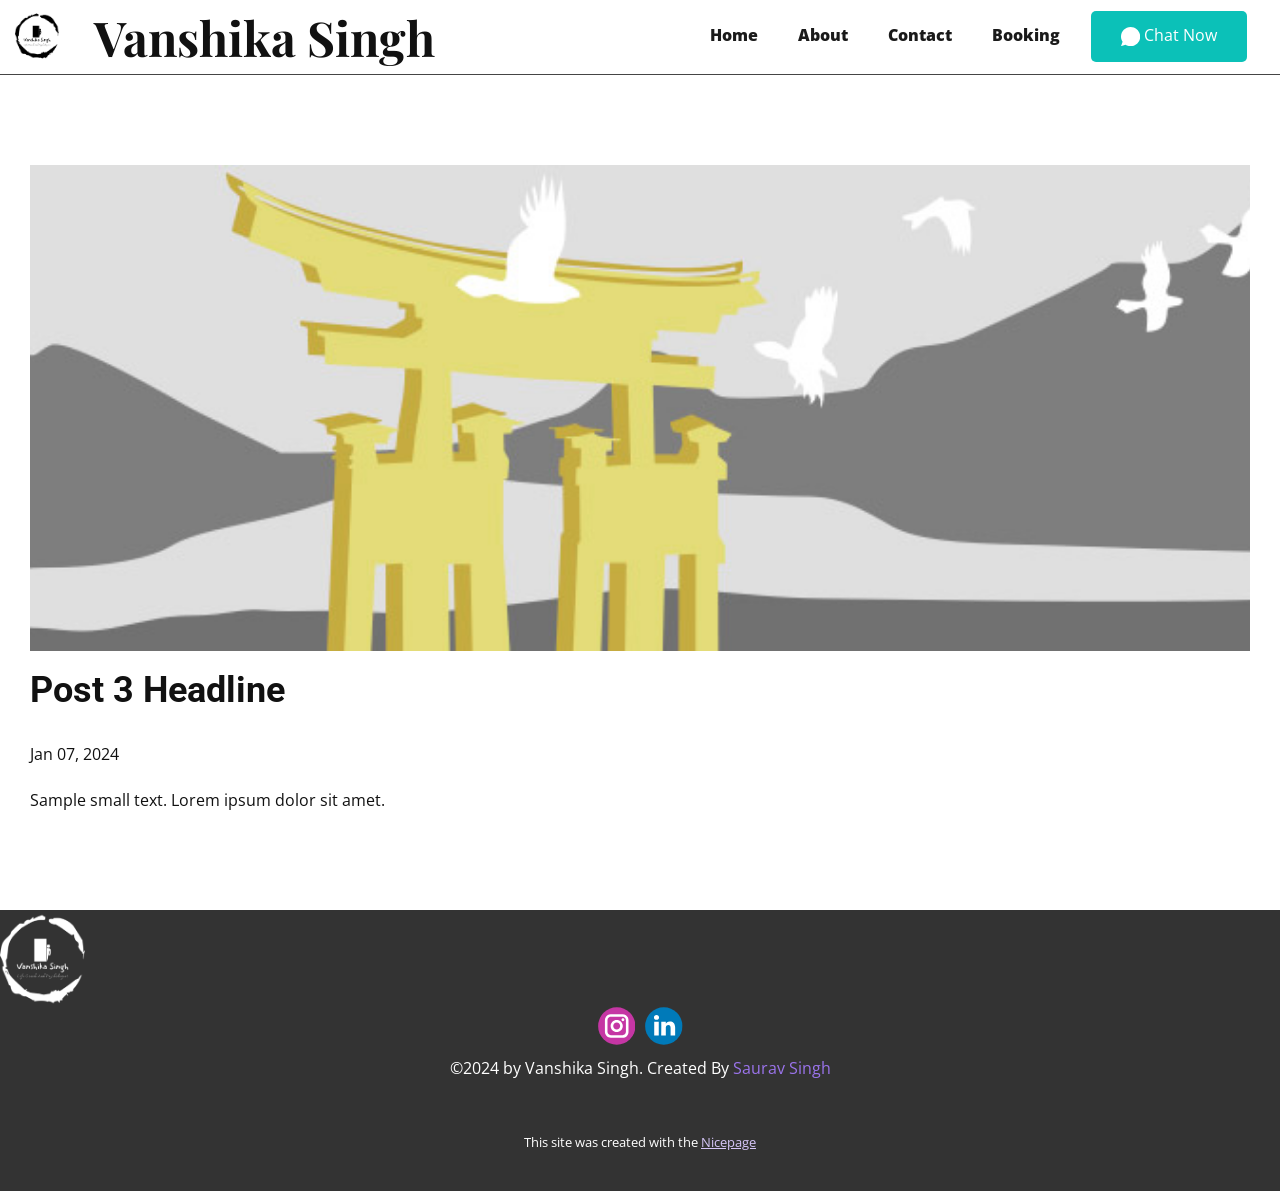
<file: blog/post-2.html>
<!DOCTYPE html>
<html style="font-size: 16px;" lang="en"><head>
    <meta name="viewport" content="width=device-width, initial-scale=1.0">
    <meta charset="utf-8">
    <meta name="keywords" content="Post 1 Headline">
    <meta name="description" content="">
    <title>Post 3 Headline</title>
    <link rel="stylesheet" href="../nicepage.css" media="screen">
<link rel="stylesheet" href="../Post-Template.css" media="screen">
    <script class="u-script" type="text/javascript" src="../jquery.js" defer=""></script>
    <script class="u-script" type="text/javascript" src="../nicepage.js" defer=""></script>
    <meta name="generator" content="Nicepage 6.9.2, nicepage.com">
    <link id="u-theme-google-font" rel="stylesheet" href="https://fonts.googleapis.com/css?family=Roboto:100,100i,300,300i,400,400i,500,500i,700,700i,900,900i|Open+Sans:300,300i,400,400i,500,500i,600,600i,700,700i,800,800i">
    <link id="u-page-google-font" rel="stylesheet" href="https://fonts.googleapis.com/css?family=Playfair+Display:400,400i,500,500i,600,600i,700,700i,800,800i,900,900i">
    
    
    
    <script type="application/ld+json">{
		"@context": "http://schema.org",
		"@type": "Organization",
		"name": "",
		"logo": "images/logo-black.png",
		"sameAs": [
				"https://www.instagram.com/vanshika_lifecoach?igsh=eTRudTh4aG1zc2Ew&utm_source=qr",
				"http://linkedin.com/in/vanshika-singh-44b820205"
		]
}</script>
    <meta name="theme-color" content="#9b74ec">
  <meta data-intl-tel-input-cdn-path="intlTelInput/"></head>
  <body data-path-to-root="./" data-include-products="false" class="u-body u-xl-mode" data-lang="en"><header class="u-clearfix u-header u-sticky u-white u-header" id="sec-f943" data-animation-name="" data-animation-duration="0" data-animation-delay="0" data-animation-direction=""><a href="#" class="u-image u-logo u-image-1" data-image-width="1500" data-image-height="1500">
        <img src="../images/logo-black.png" class="u-logo-image u-logo-image-1">
      </a><nav class="u-menu u-menu-one-level u-offcanvas u-menu-1">
        <div class="menu-collapse" style="font-size: 1rem; letter-spacing: 0px; font-weight: 700;">
          <a class="u-button-style u-custom-border u-custom-border-color u-custom-borders u-custom-color u-custom-effect-duration u-custom-left-right-menu-spacing u-custom-text-active-color u-custom-text-color u-custom-text-hover-color u-custom-top-bottom-menu-spacing u-nav-link" href="#">
            <svg class="u-svg-link" viewBox="0 0 24 24"><use xmlns:xlink="http://www.w3.org/1999/xlink" xlink:href="#svg-2e85"></use></svg>
            <svg class="u-svg-content" version="1.1" id="svg-2e85" viewBox="0 0 16 16" x="0px" y="0px" xmlns:xlink="http://www.w3.org/1999/xlink" xmlns="http://www.w3.org/2000/svg"><g><rect y="1" width="16" height="2"></rect><rect y="7" width="16" height="2"></rect><rect y="13" width="16" height="2"></rect>
</g></svg>
          </a>
        </div>
        <div class="u-custom-menu u-nav-container">
          <ul class="u-nav u-spacing-20 u-unstyled u-nav-1"><li class="u-nav-item"><a class="u-border-no-bottom u-border-no-left u-border-no-right u-border-no-top u-button-style u-nav-link u-text-active-palette-1-base u-text-grey-90 u-text-hover-palette-2-base" href="../Home.html" style="padding: 10px;">Home</a>
</li><li class="u-nav-item"><a class="u-border-no-bottom u-border-no-left u-border-no-right u-border-no-top u-button-style u-nav-link u-text-active-palette-1-base u-text-grey-90 u-text-hover-palette-2-base" href="../About.html" style="padding: 10px;">About</a>
</li><li class="u-nav-item"><a class="u-border-no-bottom u-border-no-left u-border-no-right u-border-no-top u-button-style u-nav-link u-text-active-palette-1-base u-text-grey-90 u-text-hover-palette-2-base" href="../Contact.html" style="padding: 10px;">Contact</a>
</li><li class="u-nav-item"><a class="u-border-no-bottom u-border-no-left u-border-no-right u-border-no-top u-button-style u-nav-link u-text-active-palette-1-base u-text-grey-90 u-text-hover-palette-2-base" href="../Booking.html" style="padding: 10px;">Booking</a>
</li></ul>
        </div>
        <div class="u-custom-menu u-nav-container-collapse">
          <div class="u-black u-container-style u-inner-container-layout u-opacity u-opacity-95 u-sidenav">
            <div class="u-inner-container-layout u-sidenav-overflow">
              <div class="u-menu-close"></div>
              <ul class="u-align-center u-nav u-popupmenu-items u-unstyled u-nav-2"><li class="u-nav-item"><a class="u-button-style u-nav-link" href="../Home.html">Home</a>
</li><li class="u-nav-item"><a class="u-button-style u-nav-link" href="../About.html">About</a>
</li><li class="u-nav-item"><a class="u-button-style u-nav-link" href="../Contact.html">Contact</a>
</li><li class="u-nav-item"><a class="u-button-style u-nav-link" href="../Booking.html">Booking</a>
</li></ul>
            </div>
          </div>
          <div class="u-black u-menu-overlay u-opacity u-opacity-70"></div>
        </div>
      </nav><a href="https://www.wame.pro/1ht0c3" class="u-align-center u-border-none u-btn u-btn-round u-button-style u-custom-color-5 u-radius u-text-body-alt-color u-text-hover-palette-2-base u-btn-1" target="_blank"><span class="u-icon u-icon-1"><svg xmlns="http://www.w3.org/2000/svg" xmlns:xlink="http://www.w3.org/1999/xlink" version="1.1" xml:space="preserve" class="u-svg-content" viewBox="0 0 512 512" x="0px" y="0px" style="width: 1em; height: 1em;"><path style="fill:currentColor;" d="M256,0C114.617,0,0,114.617,0,256c0,52.03,15.563,100.414,42.231,140.818L0,512l119.128-39.706  C158.72,497.399,205.639,512,256,512c141.383,0,256-114.617,256-256S397.383,0,256,0z"></path><path style="fill:#FFFFFF;" d="M397.233,335.078V377.6c0.062,15.66-12.606,28.398-28.292,28.469c-0.892,0-1.783-0.035-2.675-0.115  c-43.705-4.74-85.689-19.641-122.571-43.52c-34.313-21.76-63.409-50.803-85.222-85.054c-24.002-36.979-38.938-79.086-43.599-122.898  c-1.412-15.59,10.108-29.378,25.732-30.791c0.847-0.062,1.686-0.106,2.534-0.106h42.611c14.257-0.141,26.412,10.293,28.407,24.382  c1.801,13.612,5.138,26.968,9.94,39.83c3.902,10.364,1.404,22.042-6.391,29.908l-18.035,17.999  c20.215,35.487,49.664,64.874,85.221,85.054l18.035-17.999c7.883-7.786,19.588-10.275,29.97-6.382  c12.888,4.802,26.271,8.13,39.91,9.922C387.09,308.312,397.594,320.689,397.233,335.078z"></path></svg></span>&nbsp;Chat Now
      </a><h3 class="u-align-center u-custom-font u-font-playfair-display u-headline u-text u-text-body-color u-text-default u-text-1">
        <a href="/">Vanshika Singh</a>
      </h3><div class="u-align-center u-border-1 u-border-grey-dark-1 u-expanded-width u-line u-line-horizontal u-line-1"></div></header>
    <section class="u-align-center u-clearfix u-section-1" id="sec-8d17">
      <div class="u-clearfix u-sheet u-valign-middle-md u-valign-middle-sm u-valign-middle-xs u-sheet-1"><!--post_details--><!--post_details_options_json--><!--{"source":""}--><!--/post_details_options_json--><!--blog_post-->
        <div class="u-container-style u-expanded-width u-post-details u-post-details-1">
          <div class="u-container-layout u-valign-middle u-container-layout-1"><!--blog_post_image-->
            <img alt="" class="u-blog-control u-expanded-width u-image u-image-default u-image-1" src="../images/8ad73f3c.jpeg"><!--/blog_post_image--><!--blog_post_header-->
            <h2 class="u-blog-control u-text u-text-1">Post 3 Headline</h2><!--/blog_post_header--><!--blog_post_metadata-->
            <div class="u-blog-control u-metadata u-metadata-1"><!--blog_post_metadata_date-->
              <span class="u-meta-date u-meta-icon">Jan 07, 2024</span><!--/blog_post_metadata_date--><!--blog_post_metadata_category-->
              <!--/blog_post_metadata_category--><!--blog_post_metadata_comments-->
              <!--/blog_post_metadata_comments-->
            </div><!--/blog_post_metadata--><!--blog_post_content-->
            <div class="u-align-justify u-blog-control u-post-content u-text u-text-2 fr-view">
  Sample small text. Lorem ipsum dolor sit amet.
  </div><!--/blog_post_content-->
          </div>
        </div><!--/blog_post--><!--/post_details-->
      </div>
    </section>
    
    
    
    <footer class="u-align-center-md u-align-center-sm u-align-center-xs u-clearfix u-footer u-grey-80" id="sec-530e"><div class="u-clearfix u-sheet u-sheet-1">
        <a href="#" class="u-image u-logo u-image-1" data-image-width="1500" data-image-height="1687">
          <img src="../images/logo-no-background.png" class="u-logo-image u-logo-image-1">
        </a>
        <div class="u-align-left u-social-icons u-spacing-10 u-social-icons-1">
          <a class="u-social-url" title="instagram" target="_blank" href="https://www.instagram.com/vanshika_lifecoach?igsh=eTRudTh4aG1zc2Ew&amp;utm_source=qr"><span class="u-icon u-social-icon u-social-instagram u-icon-1"><svg class="u-svg-link" preserveAspectRatio="xMidYMin slice" viewBox="0 0 112 112" style=""><use xmlns:xlink="http://www.w3.org/1999/xlink" xlink:href="#svg-7870"></use></svg><svg class="u-svg-content" viewBox="0 0 112 112" x="0" y="0" id="svg-7870"><circle fill="currentColor" cx="56.1" cy="56.1" r="55"></circle><path fill="#FFFFFF" d="M55.9,38.2c-9.9,0-17.9,8-17.9,17.9C38,66,46,74,55.9,74c9.9,0,17.9-8,17.9-17.9C73.8,46.2,65.8,38.2,55.9,38.2
      z M55.9,66.4c-5.7,0-10.3-4.6-10.3-10.3c-0.1-5.7,4.6-10.3,10.3-10.3c5.7,0,10.3,4.6,10.3,10.3C66.2,61.8,61.6,66.4,55.9,66.4z"></path><path fill="#FFFFFF" d="M74.3,33.5c-2.3,0-4.2,1.9-4.2,4.2s1.9,4.2,4.2,4.2s4.2-1.9,4.2-4.2S76.6,33.5,74.3,33.5z"></path><path fill="#FFFFFF" d="M73.1,21.3H38.6c-9.7,0-17.5,7.9-17.5,17.5v34.5c0,9.7,7.9,17.6,17.5,17.6h34.5c9.7,0,17.5-7.9,17.5-17.5V38.8
      C90.6,29.1,82.7,21.3,73.1,21.3z M83,73.3c0,5.5-4.5,9.9-9.9,9.9H38.6c-5.5,0-9.9-4.5-9.9-9.9V38.8c0-5.5,4.5-9.9,9.9-9.9h34.5
      c5.5,0,9.9,4.5,9.9,9.9V73.3z"></path></svg></span>
          </a>
          <a class="u-social-url" title="Linkedin" target="_blank" href="http://linkedin.com/in/vanshika-singh-44b820205"><span class="u-icon u-social-icon u-social-linkedin u-icon-2"><svg class="u-svg-link" preserveAspectRatio="xMidYMin slice" viewBox="0 0 112 112" style=""><use xmlns:xlink="http://www.w3.org/1999/xlink" xlink:href="#svg-cc87"></use></svg><svg class="u-svg-content" viewBox="0 0 112 112" x="0" y="0" id="svg-cc87"><circle fill="currentColor" cx="56.1" cy="56.1" r="55"></circle><path fill="#FFFFFF" d="M41.3,83.7H27.9V43.4h13.4V83.7z M34.6,37.9L34.6,37.9c-4.6,0-7.5-3.1-7.5-7c0-4,3-7,7.6-7s7.4,3,7.5,7
      C42.2,34.8,39.2,37.9,34.6,37.9z M89.6,83.7H76.2V62.2c0-5.4-1.9-9.1-6.8-9.1c-3.7,0-5.9,2.5-6.9,4.9c-0.4,0.9-0.4,2.1-0.4,3.3v22.5
      H48.7c0,0,0.2-36.5,0-40.3h13.4v5.7c1.8-2.7,5-6.7,12.1-6.7c8.8,0,15.4,5.8,15.4,18.1V83.7z"></path></svg></span>
          </a>
        </div>
        <p class="u-align-center-lg u-align-center-md u-align-center-xl u-text u-text-1">©2024 by Vanshika Singh. Created By&nbsp;<a href="https://sauravinside.github.io/MyWebSite/" target="_blank" class="u-active-none u-border-none u-btn u-button-style u-hover-none u-none u-text-palette-1-base wixui-rich-text__text u-btn-1">Saurav Singh</a>
        </p>
      </div></footer>
    <section class="u-backlink u-clearfix u-grey-80">
      <p class="u-text">
        <span>This site was created with the </span>
        <a class="u-link" href="https://nicepage.com/" target="_blank" rel="nofollow">
          <span>Nicepage</span>
        </a>
      </p>
    </section>
  
</body></html>
</file>
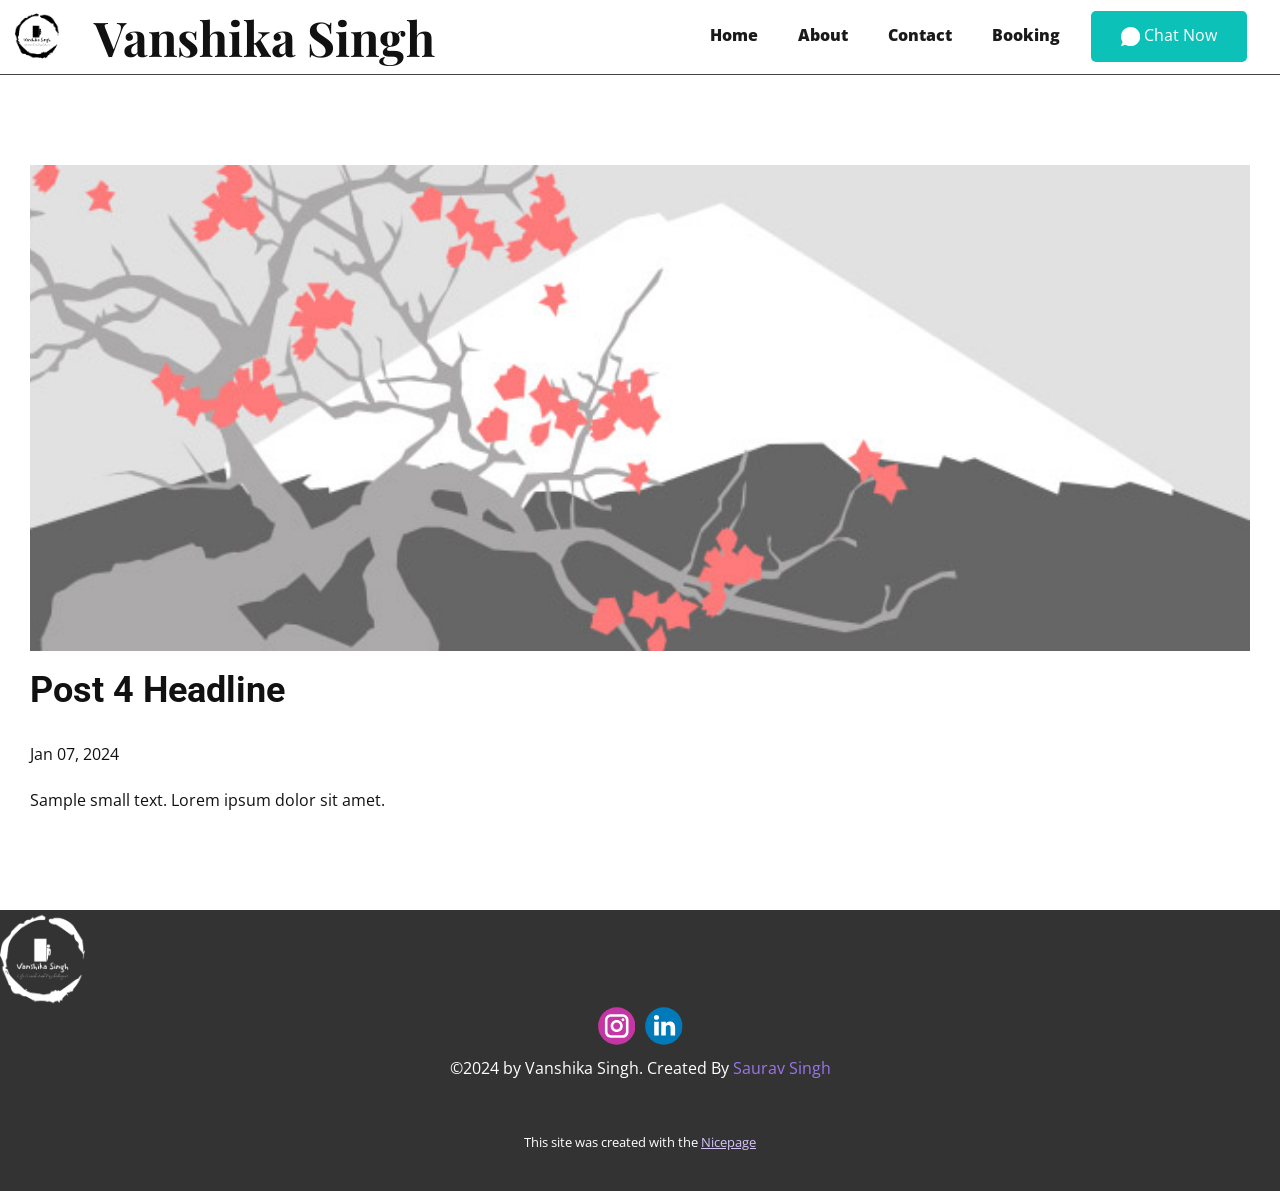
<file: blog/post-3.html>
<!DOCTYPE html>
<html style="font-size: 16px;" lang="en"><head>
    <meta name="viewport" content="width=device-width, initial-scale=1.0">
    <meta charset="utf-8">
    <meta name="keywords" content="Post 1 Headline">
    <meta name="description" content="">
    <title>Post 4 Headline</title>
    <link rel="stylesheet" href="../nicepage.css" media="screen">
<link rel="stylesheet" href="../Post-Template.css" media="screen">
    <script class="u-script" type="text/javascript" src="../jquery.js" defer=""></script>
    <script class="u-script" type="text/javascript" src="../nicepage.js" defer=""></script>
    <meta name="generator" content="Nicepage 6.9.2, nicepage.com">
    <link id="u-theme-google-font" rel="stylesheet" href="https://fonts.googleapis.com/css?family=Roboto:100,100i,300,300i,400,400i,500,500i,700,700i,900,900i|Open+Sans:300,300i,400,400i,500,500i,600,600i,700,700i,800,800i">
    <link id="u-page-google-font" rel="stylesheet" href="https://fonts.googleapis.com/css?family=Playfair+Display:400,400i,500,500i,600,600i,700,700i,800,800i,900,900i">
    
    
    
    <script type="application/ld+json">{
		"@context": "http://schema.org",
		"@type": "Organization",
		"name": "",
		"logo": "images/logo-black.png",
		"sameAs": [
				"https://www.instagram.com/vanshika_lifecoach?igsh=eTRudTh4aG1zc2Ew&utm_source=qr",
				"http://linkedin.com/in/vanshika-singh-44b820205"
		]
}</script>
    <meta name="theme-color" content="#9b74ec">
  <meta data-intl-tel-input-cdn-path="intlTelInput/"></head>
  <body data-path-to-root="./" data-include-products="false" class="u-body u-xl-mode" data-lang="en"><header class="u-clearfix u-header u-sticky u-white u-header" id="sec-f943" data-animation-name="" data-animation-duration="0" data-animation-delay="0" data-animation-direction=""><a href="#" class="u-image u-logo u-image-1" data-image-width="1500" data-image-height="1500">
        <img src="../images/logo-black.png" class="u-logo-image u-logo-image-1">
      </a><nav class="u-menu u-menu-one-level u-offcanvas u-menu-1">
        <div class="menu-collapse" style="font-size: 1rem; letter-spacing: 0px; font-weight: 700;">
          <a class="u-button-style u-custom-border u-custom-border-color u-custom-borders u-custom-color u-custom-effect-duration u-custom-left-right-menu-spacing u-custom-text-active-color u-custom-text-color u-custom-text-hover-color u-custom-top-bottom-menu-spacing u-nav-link" href="#">
            <svg class="u-svg-link" viewBox="0 0 24 24"><use xmlns:xlink="http://www.w3.org/1999/xlink" xlink:href="#svg-2e85"></use></svg>
            <svg class="u-svg-content" version="1.1" id="svg-2e85" viewBox="0 0 16 16" x="0px" y="0px" xmlns:xlink="http://www.w3.org/1999/xlink" xmlns="http://www.w3.org/2000/svg"><g><rect y="1" width="16" height="2"></rect><rect y="7" width="16" height="2"></rect><rect y="13" width="16" height="2"></rect>
</g></svg>
          </a>
        </div>
        <div class="u-custom-menu u-nav-container">
          <ul class="u-nav u-spacing-20 u-unstyled u-nav-1"><li class="u-nav-item"><a class="u-border-no-bottom u-border-no-left u-border-no-right u-border-no-top u-button-style u-nav-link u-text-active-palette-1-base u-text-grey-90 u-text-hover-palette-2-base" href="../Home.html" style="padding: 10px;">Home</a>
</li><li class="u-nav-item"><a class="u-border-no-bottom u-border-no-left u-border-no-right u-border-no-top u-button-style u-nav-link u-text-active-palette-1-base u-text-grey-90 u-text-hover-palette-2-base" href="../About.html" style="padding: 10px;">About</a>
</li><li class="u-nav-item"><a class="u-border-no-bottom u-border-no-left u-border-no-right u-border-no-top u-button-style u-nav-link u-text-active-palette-1-base u-text-grey-90 u-text-hover-palette-2-base" href="../Contact.html" style="padding: 10px;">Contact</a>
</li><li class="u-nav-item"><a class="u-border-no-bottom u-border-no-left u-border-no-right u-border-no-top u-button-style u-nav-link u-text-active-palette-1-base u-text-grey-90 u-text-hover-palette-2-base" href="../Booking.html" style="padding: 10px;">Booking</a>
</li></ul>
        </div>
        <div class="u-custom-menu u-nav-container-collapse">
          <div class="u-black u-container-style u-inner-container-layout u-opacity u-opacity-95 u-sidenav">
            <div class="u-inner-container-layout u-sidenav-overflow">
              <div class="u-menu-close"></div>
              <ul class="u-align-center u-nav u-popupmenu-items u-unstyled u-nav-2"><li class="u-nav-item"><a class="u-button-style u-nav-link" href="../Home.html">Home</a>
</li><li class="u-nav-item"><a class="u-button-style u-nav-link" href="../About.html">About</a>
</li><li class="u-nav-item"><a class="u-button-style u-nav-link" href="../Contact.html">Contact</a>
</li><li class="u-nav-item"><a class="u-button-style u-nav-link" href="../Booking.html">Booking</a>
</li></ul>
            </div>
          </div>
          <div class="u-black u-menu-overlay u-opacity u-opacity-70"></div>
        </div>
      </nav><a href="https://www.wame.pro/1ht0c3" class="u-align-center u-border-none u-btn u-btn-round u-button-style u-custom-color-5 u-radius u-text-body-alt-color u-text-hover-palette-2-base u-btn-1" target="_blank"><span class="u-icon u-icon-1"><svg xmlns="http://www.w3.org/2000/svg" xmlns:xlink="http://www.w3.org/1999/xlink" version="1.1" xml:space="preserve" class="u-svg-content" viewBox="0 0 512 512" x="0px" y="0px" style="width: 1em; height: 1em;"><path style="fill:currentColor;" d="M256,0C114.617,0,0,114.617,0,256c0,52.03,15.563,100.414,42.231,140.818L0,512l119.128-39.706  C158.72,497.399,205.639,512,256,512c141.383,0,256-114.617,256-256S397.383,0,256,0z"></path><path style="fill:#FFFFFF;" d="M397.233,335.078V377.6c0.062,15.66-12.606,28.398-28.292,28.469c-0.892,0-1.783-0.035-2.675-0.115  c-43.705-4.74-85.689-19.641-122.571-43.52c-34.313-21.76-63.409-50.803-85.222-85.054c-24.002-36.979-38.938-79.086-43.599-122.898  c-1.412-15.59,10.108-29.378,25.732-30.791c0.847-0.062,1.686-0.106,2.534-0.106h42.611c14.257-0.141,26.412,10.293,28.407,24.382  c1.801,13.612,5.138,26.968,9.94,39.83c3.902,10.364,1.404,22.042-6.391,29.908l-18.035,17.999  c20.215,35.487,49.664,64.874,85.221,85.054l18.035-17.999c7.883-7.786,19.588-10.275,29.97-6.382  c12.888,4.802,26.271,8.13,39.91,9.922C387.09,308.312,397.594,320.689,397.233,335.078z"></path></svg></span>&nbsp;Chat Now
      </a><h3 class="u-align-center u-custom-font u-font-playfair-display u-headline u-text u-text-body-color u-text-default u-text-1">
        <a href="/">Vanshika Singh</a>
      </h3><div class="u-align-center u-border-1 u-border-grey-dark-1 u-expanded-width u-line u-line-horizontal u-line-1"></div></header>
    <section class="u-align-center u-clearfix u-section-1" id="sec-8d17">
      <div class="u-clearfix u-sheet u-valign-middle-md u-valign-middle-sm u-valign-middle-xs u-sheet-1"><!--post_details--><!--post_details_options_json--><!--{"source":""}--><!--/post_details_options_json--><!--blog_post-->
        <div class="u-container-style u-expanded-width u-post-details u-post-details-1">
          <div class="u-container-layout u-valign-middle u-container-layout-1"><!--blog_post_image-->
            <img alt="" class="u-blog-control u-expanded-width u-image u-image-default u-image-1" src="../images/0fd3416c.jpeg"><!--/blog_post_image--><!--blog_post_header-->
            <h2 class="u-blog-control u-text u-text-1">Post 4 Headline</h2><!--/blog_post_header--><!--blog_post_metadata-->
            <div class="u-blog-control u-metadata u-metadata-1"><!--blog_post_metadata_date-->
              <span class="u-meta-date u-meta-icon">Jan 07, 2024</span><!--/blog_post_metadata_date--><!--blog_post_metadata_category-->
              <!--/blog_post_metadata_category--><!--blog_post_metadata_comments-->
              <!--/blog_post_metadata_comments-->
            </div><!--/blog_post_metadata--><!--blog_post_content-->
            <div class="u-align-justify u-blog-control u-post-content u-text u-text-2 fr-view">
  Sample small text. Lorem ipsum dolor sit amet.
  </div><!--/blog_post_content-->
          </div>
        </div><!--/blog_post--><!--/post_details-->
      </div>
    </section>
    
    
    
    <footer class="u-align-center-md u-align-center-sm u-align-center-xs u-clearfix u-footer u-grey-80" id="sec-530e"><div class="u-clearfix u-sheet u-sheet-1">
        <a href="#" class="u-image u-logo u-image-1" data-image-width="1500" data-image-height="1687">
          <img src="../images/logo-no-background.png" class="u-logo-image u-logo-image-1">
        </a>
        <div class="u-align-left u-social-icons u-spacing-10 u-social-icons-1">
          <a class="u-social-url" title="instagram" target="_blank" href="https://www.instagram.com/vanshika_lifecoach?igsh=eTRudTh4aG1zc2Ew&amp;utm_source=qr"><span class="u-icon u-social-icon u-social-instagram u-icon-1"><svg class="u-svg-link" preserveAspectRatio="xMidYMin slice" viewBox="0 0 112 112" style=""><use xmlns:xlink="http://www.w3.org/1999/xlink" xlink:href="#svg-7870"></use></svg><svg class="u-svg-content" viewBox="0 0 112 112" x="0" y="0" id="svg-7870"><circle fill="currentColor" cx="56.1" cy="56.1" r="55"></circle><path fill="#FFFFFF" d="M55.9,38.2c-9.9,0-17.9,8-17.9,17.9C38,66,46,74,55.9,74c9.9,0,17.9-8,17.9-17.9C73.8,46.2,65.8,38.2,55.9,38.2
      z M55.9,66.4c-5.7,0-10.3-4.6-10.3-10.3c-0.1-5.7,4.6-10.3,10.3-10.3c5.7,0,10.3,4.6,10.3,10.3C66.2,61.8,61.6,66.4,55.9,66.4z"></path><path fill="#FFFFFF" d="M74.3,33.5c-2.3,0-4.2,1.9-4.2,4.2s1.9,4.2,4.2,4.2s4.2-1.9,4.2-4.2S76.6,33.5,74.3,33.5z"></path><path fill="#FFFFFF" d="M73.1,21.3H38.6c-9.7,0-17.5,7.9-17.5,17.5v34.5c0,9.7,7.9,17.6,17.5,17.6h34.5c9.7,0,17.5-7.9,17.5-17.5V38.8
      C90.6,29.1,82.7,21.3,73.1,21.3z M83,73.3c0,5.5-4.5,9.9-9.9,9.9H38.6c-5.5,0-9.9-4.5-9.9-9.9V38.8c0-5.5,4.5-9.9,9.9-9.9h34.5
      c5.5,0,9.9,4.5,9.9,9.9V73.3z"></path></svg></span>
          </a>
          <a class="u-social-url" title="Linkedin" target="_blank" href="http://linkedin.com/in/vanshika-singh-44b820205"><span class="u-icon u-social-icon u-social-linkedin u-icon-2"><svg class="u-svg-link" preserveAspectRatio="xMidYMin slice" viewBox="0 0 112 112" style=""><use xmlns:xlink="http://www.w3.org/1999/xlink" xlink:href="#svg-cc87"></use></svg><svg class="u-svg-content" viewBox="0 0 112 112" x="0" y="0" id="svg-cc87"><circle fill="currentColor" cx="56.1" cy="56.1" r="55"></circle><path fill="#FFFFFF" d="M41.3,83.7H27.9V43.4h13.4V83.7z M34.6,37.9L34.6,37.9c-4.6,0-7.5-3.1-7.5-7c0-4,3-7,7.6-7s7.4,3,7.5,7
      C42.2,34.8,39.2,37.9,34.6,37.9z M89.6,83.7H76.2V62.2c0-5.4-1.9-9.1-6.8-9.1c-3.7,0-5.9,2.5-6.9,4.9c-0.4,0.9-0.4,2.1-0.4,3.3v22.5
      H48.7c0,0,0.2-36.5,0-40.3h13.4v5.7c1.8-2.7,5-6.7,12.1-6.7c8.8,0,15.4,5.8,15.4,18.1V83.7z"></path></svg></span>
          </a>
        </div>
        <p class="u-align-center-lg u-align-center-md u-align-center-xl u-text u-text-1">©2024 by Vanshika Singh. Created By&nbsp;<a href="https://sauravinside.github.io/MyWebSite/" target="_blank" class="u-active-none u-border-none u-btn u-button-style u-hover-none u-none u-text-palette-1-base wixui-rich-text__text u-btn-1">Saurav Singh</a>
        </p>
      </div></footer>
    <section class="u-backlink u-clearfix u-grey-80">
      <p class="u-text">
        <span>This site was created with the </span>
        <a class="u-link" href="https://nicepage.com/" target="_blank" rel="nofollow">
          <span>Nicepage</span>
        </a>
      </p>
    </section>
  
</body></html>
</file>
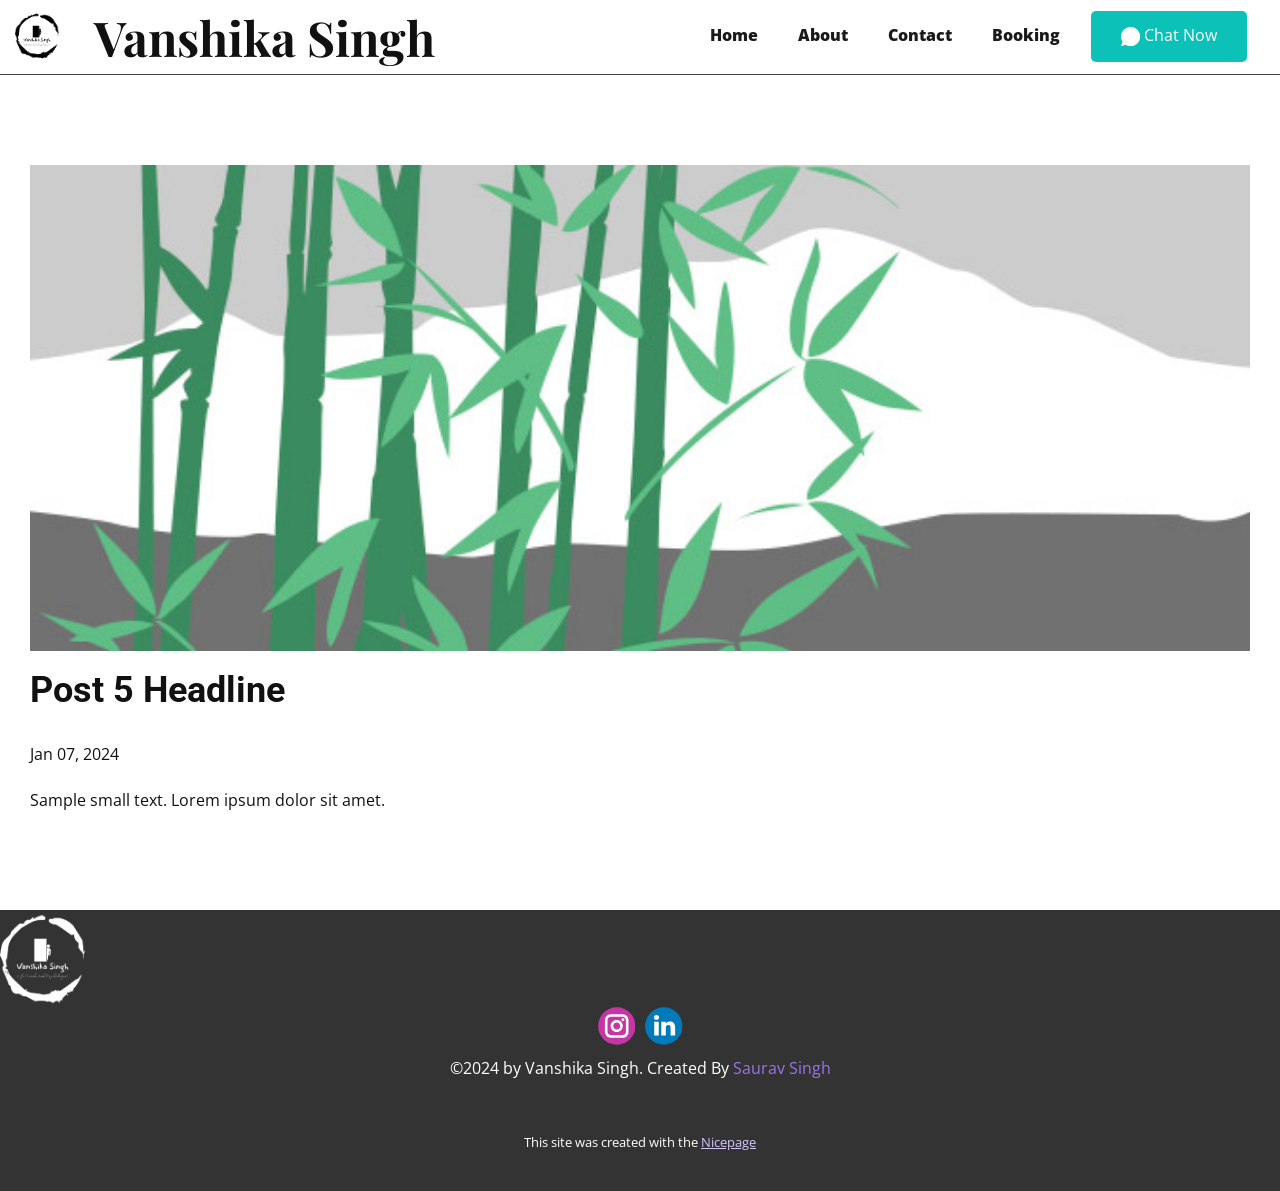
<file: blog/post-4.html>
<!DOCTYPE html>
<html style="font-size: 16px;" lang="en"><head>
    <meta name="viewport" content="width=device-width, initial-scale=1.0">
    <meta charset="utf-8">
    <meta name="keywords" content="Post 1 Headline">
    <meta name="description" content="">
    <title>Post 5 Headline</title>
    <link rel="stylesheet" href="../nicepage.css" media="screen">
<link rel="stylesheet" href="../Post-Template.css" media="screen">
    <script class="u-script" type="text/javascript" src="../jquery.js" defer=""></script>
    <script class="u-script" type="text/javascript" src="../nicepage.js" defer=""></script>
    <meta name="generator" content="Nicepage 6.9.2, nicepage.com">
    <link id="u-theme-google-font" rel="stylesheet" href="https://fonts.googleapis.com/css?family=Roboto:100,100i,300,300i,400,400i,500,500i,700,700i,900,900i|Open+Sans:300,300i,400,400i,500,500i,600,600i,700,700i,800,800i">
    <link id="u-page-google-font" rel="stylesheet" href="https://fonts.googleapis.com/css?family=Playfair+Display:400,400i,500,500i,600,600i,700,700i,800,800i,900,900i">
    
    
    
    <script type="application/ld+json">{
		"@context": "http://schema.org",
		"@type": "Organization",
		"name": "",
		"logo": "images/logo-black.png",
		"sameAs": [
				"https://www.instagram.com/vanshika_lifecoach?igsh=eTRudTh4aG1zc2Ew&utm_source=qr",
				"http://linkedin.com/in/vanshika-singh-44b820205"
		]
}</script>
    <meta name="theme-color" content="#9b74ec">
  <meta data-intl-tel-input-cdn-path="intlTelInput/"></head>
  <body data-path-to-root="./" data-include-products="false" class="u-body u-xl-mode" data-lang="en"><header class="u-clearfix u-header u-sticky u-white u-header" id="sec-f943" data-animation-name="" data-animation-duration="0" data-animation-delay="0" data-animation-direction=""><a href="#" class="u-image u-logo u-image-1" data-image-width="1500" data-image-height="1500">
        <img src="../images/logo-black.png" class="u-logo-image u-logo-image-1">
      </a><nav class="u-menu u-menu-one-level u-offcanvas u-menu-1">
        <div class="menu-collapse" style="font-size: 1rem; letter-spacing: 0px; font-weight: 700;">
          <a class="u-button-style u-custom-border u-custom-border-color u-custom-borders u-custom-color u-custom-effect-duration u-custom-left-right-menu-spacing u-custom-text-active-color u-custom-text-color u-custom-text-hover-color u-custom-top-bottom-menu-spacing u-nav-link" href="#">
            <svg class="u-svg-link" viewBox="0 0 24 24"><use xmlns:xlink="http://www.w3.org/1999/xlink" xlink:href="#svg-2e85"></use></svg>
            <svg class="u-svg-content" version="1.1" id="svg-2e85" viewBox="0 0 16 16" x="0px" y="0px" xmlns:xlink="http://www.w3.org/1999/xlink" xmlns="http://www.w3.org/2000/svg"><g><rect y="1" width="16" height="2"></rect><rect y="7" width="16" height="2"></rect><rect y="13" width="16" height="2"></rect>
</g></svg>
          </a>
        </div>
        <div class="u-custom-menu u-nav-container">
          <ul class="u-nav u-spacing-20 u-unstyled u-nav-1"><li class="u-nav-item"><a class="u-border-no-bottom u-border-no-left u-border-no-right u-border-no-top u-button-style u-nav-link u-text-active-palette-1-base u-text-grey-90 u-text-hover-palette-2-base" href="../Home.html" style="padding: 10px;">Home</a>
</li><li class="u-nav-item"><a class="u-border-no-bottom u-border-no-left u-border-no-right u-border-no-top u-button-style u-nav-link u-text-active-palette-1-base u-text-grey-90 u-text-hover-palette-2-base" href="../About.html" style="padding: 10px;">About</a>
</li><li class="u-nav-item"><a class="u-border-no-bottom u-border-no-left u-border-no-right u-border-no-top u-button-style u-nav-link u-text-active-palette-1-base u-text-grey-90 u-text-hover-palette-2-base" href="../Contact.html" style="padding: 10px;">Contact</a>
</li><li class="u-nav-item"><a class="u-border-no-bottom u-border-no-left u-border-no-right u-border-no-top u-button-style u-nav-link u-text-active-palette-1-base u-text-grey-90 u-text-hover-palette-2-base" href="../Booking.html" style="padding: 10px;">Booking</a>
</li></ul>
        </div>
        <div class="u-custom-menu u-nav-container-collapse">
          <div class="u-black u-container-style u-inner-container-layout u-opacity u-opacity-95 u-sidenav">
            <div class="u-inner-container-layout u-sidenav-overflow">
              <div class="u-menu-close"></div>
              <ul class="u-align-center u-nav u-popupmenu-items u-unstyled u-nav-2"><li class="u-nav-item"><a class="u-button-style u-nav-link" href="../Home.html">Home</a>
</li><li class="u-nav-item"><a class="u-button-style u-nav-link" href="../About.html">About</a>
</li><li class="u-nav-item"><a class="u-button-style u-nav-link" href="../Contact.html">Contact</a>
</li><li class="u-nav-item"><a class="u-button-style u-nav-link" href="../Booking.html">Booking</a>
</li></ul>
            </div>
          </div>
          <div class="u-black u-menu-overlay u-opacity u-opacity-70"></div>
        </div>
      </nav><a href="https://www.wame.pro/1ht0c3" class="u-align-center u-border-none u-btn u-btn-round u-button-style u-custom-color-5 u-radius u-text-body-alt-color u-text-hover-palette-2-base u-btn-1" target="_blank"><span class="u-icon u-icon-1"><svg xmlns="http://www.w3.org/2000/svg" xmlns:xlink="http://www.w3.org/1999/xlink" version="1.1" xml:space="preserve" class="u-svg-content" viewBox="0 0 512 512" x="0px" y="0px" style="width: 1em; height: 1em;"><path style="fill:currentColor;" d="M256,0C114.617,0,0,114.617,0,256c0,52.03,15.563,100.414,42.231,140.818L0,512l119.128-39.706  C158.72,497.399,205.639,512,256,512c141.383,0,256-114.617,256-256S397.383,0,256,0z"></path><path style="fill:#FFFFFF;" d="M397.233,335.078V377.6c0.062,15.66-12.606,28.398-28.292,28.469c-0.892,0-1.783-0.035-2.675-0.115  c-43.705-4.74-85.689-19.641-122.571-43.52c-34.313-21.76-63.409-50.803-85.222-85.054c-24.002-36.979-38.938-79.086-43.599-122.898  c-1.412-15.59,10.108-29.378,25.732-30.791c0.847-0.062,1.686-0.106,2.534-0.106h42.611c14.257-0.141,26.412,10.293,28.407,24.382  c1.801,13.612,5.138,26.968,9.94,39.83c3.902,10.364,1.404,22.042-6.391,29.908l-18.035,17.999  c20.215,35.487,49.664,64.874,85.221,85.054l18.035-17.999c7.883-7.786,19.588-10.275,29.97-6.382  c12.888,4.802,26.271,8.13,39.91,9.922C387.09,308.312,397.594,320.689,397.233,335.078z"></path></svg></span>&nbsp;Chat Now
      </a><h3 class="u-align-center u-custom-font u-font-playfair-display u-headline u-text u-text-body-color u-text-default u-text-1">
        <a href="/">Vanshika Singh</a>
      </h3><div class="u-align-center u-border-1 u-border-grey-dark-1 u-expanded-width u-line u-line-horizontal u-line-1"></div></header>
    <section class="u-align-center u-clearfix u-section-1" id="sec-8d17">
      <div class="u-clearfix u-sheet u-valign-middle-md u-valign-middle-sm u-valign-middle-xs u-sheet-1"><!--post_details--><!--post_details_options_json--><!--{"source":""}--><!--/post_details_options_json--><!--blog_post-->
        <div class="u-container-style u-expanded-width u-post-details u-post-details-1">
          <div class="u-container-layout u-valign-middle u-container-layout-1"><!--blog_post_image-->
            <img alt="" class="u-blog-control u-expanded-width u-image u-image-default u-image-1" src="../images/68f64b9d.jpeg"><!--/blog_post_image--><!--blog_post_header-->
            <h2 class="u-blog-control u-text u-text-1">Post 5 Headline</h2><!--/blog_post_header--><!--blog_post_metadata-->
            <div class="u-blog-control u-metadata u-metadata-1"><!--blog_post_metadata_date-->
              <span class="u-meta-date u-meta-icon">Jan 07, 2024</span><!--/blog_post_metadata_date--><!--blog_post_metadata_category-->
              <!--/blog_post_metadata_category--><!--blog_post_metadata_comments-->
              <!--/blog_post_metadata_comments-->
            </div><!--/blog_post_metadata--><!--blog_post_content-->
            <div class="u-align-justify u-blog-control u-post-content u-text u-text-2 fr-view">
  Sample small text. Lorem ipsum dolor sit amet.
  </div><!--/blog_post_content-->
          </div>
        </div><!--/blog_post--><!--/post_details-->
      </div>
    </section>
    
    
    
    <footer class="u-align-center-md u-align-center-sm u-align-center-xs u-clearfix u-footer u-grey-80" id="sec-530e"><div class="u-clearfix u-sheet u-sheet-1">
        <a href="#" class="u-image u-logo u-image-1" data-image-width="1500" data-image-height="1687">
          <img src="../images/logo-no-background.png" class="u-logo-image u-logo-image-1">
        </a>
        <div class="u-align-left u-social-icons u-spacing-10 u-social-icons-1">
          <a class="u-social-url" title="instagram" target="_blank" href="https://www.instagram.com/vanshika_lifecoach?igsh=eTRudTh4aG1zc2Ew&amp;utm_source=qr"><span class="u-icon u-social-icon u-social-instagram u-icon-1"><svg class="u-svg-link" preserveAspectRatio="xMidYMin slice" viewBox="0 0 112 112" style=""><use xmlns:xlink="http://www.w3.org/1999/xlink" xlink:href="#svg-7870"></use></svg><svg class="u-svg-content" viewBox="0 0 112 112" x="0" y="0" id="svg-7870"><circle fill="currentColor" cx="56.1" cy="56.1" r="55"></circle><path fill="#FFFFFF" d="M55.9,38.2c-9.9,0-17.9,8-17.9,17.9C38,66,46,74,55.9,74c9.9,0,17.9-8,17.9-17.9C73.8,46.2,65.8,38.2,55.9,38.2
      z M55.9,66.4c-5.7,0-10.3-4.6-10.3-10.3c-0.1-5.7,4.6-10.3,10.3-10.3c5.7,0,10.3,4.6,10.3,10.3C66.2,61.8,61.6,66.4,55.9,66.4z"></path><path fill="#FFFFFF" d="M74.3,33.5c-2.3,0-4.2,1.9-4.2,4.2s1.9,4.2,4.2,4.2s4.2-1.9,4.2-4.2S76.6,33.5,74.3,33.5z"></path><path fill="#FFFFFF" d="M73.1,21.3H38.6c-9.7,0-17.5,7.9-17.5,17.5v34.5c0,9.7,7.9,17.6,17.5,17.6h34.5c9.7,0,17.5-7.9,17.5-17.5V38.8
      C90.6,29.1,82.7,21.3,73.1,21.3z M83,73.3c0,5.5-4.5,9.9-9.9,9.9H38.6c-5.5,0-9.9-4.5-9.9-9.9V38.8c0-5.5,4.5-9.9,9.9-9.9h34.5
      c5.5,0,9.9,4.5,9.9,9.9V73.3z"></path></svg></span>
          </a>
          <a class="u-social-url" title="Linkedin" target="_blank" href="http://linkedin.com/in/vanshika-singh-44b820205"><span class="u-icon u-social-icon u-social-linkedin u-icon-2"><svg class="u-svg-link" preserveAspectRatio="xMidYMin slice" viewBox="0 0 112 112" style=""><use xmlns:xlink="http://www.w3.org/1999/xlink" xlink:href="#svg-cc87"></use></svg><svg class="u-svg-content" viewBox="0 0 112 112" x="0" y="0" id="svg-cc87"><circle fill="currentColor" cx="56.1" cy="56.1" r="55"></circle><path fill="#FFFFFF" d="M41.3,83.7H27.9V43.4h13.4V83.7z M34.6,37.9L34.6,37.9c-4.6,0-7.5-3.1-7.5-7c0-4,3-7,7.6-7s7.4,3,7.5,7
      C42.2,34.8,39.2,37.9,34.6,37.9z M89.6,83.7H76.2V62.2c0-5.4-1.9-9.1-6.8-9.1c-3.7,0-5.9,2.5-6.9,4.9c-0.4,0.9-0.4,2.1-0.4,3.3v22.5
      H48.7c0,0,0.2-36.5,0-40.3h13.4v5.7c1.8-2.7,5-6.7,12.1-6.7c8.8,0,15.4,5.8,15.4,18.1V83.7z"></path></svg></span>
          </a>
        </div>
        <p class="u-align-center-lg u-align-center-md u-align-center-xl u-text u-text-1">©2024 by Vanshika Singh. Created By&nbsp;<a href="https://sauravinside.github.io/MyWebSite/" target="_blank" class="u-active-none u-border-none u-btn u-button-style u-hover-none u-none u-text-palette-1-base wixui-rich-text__text u-btn-1">Saurav Singh</a>
        </p>
      </div></footer>
    <section class="u-backlink u-clearfix u-grey-80">
      <p class="u-text">
        <span>This site was created with the </span>
        <a class="u-link" href="https://nicepage.com/" target="_blank" rel="nofollow">
          <span>Nicepage</span>
        </a>
      </p>
    </section>
  
</body></html>
</file>
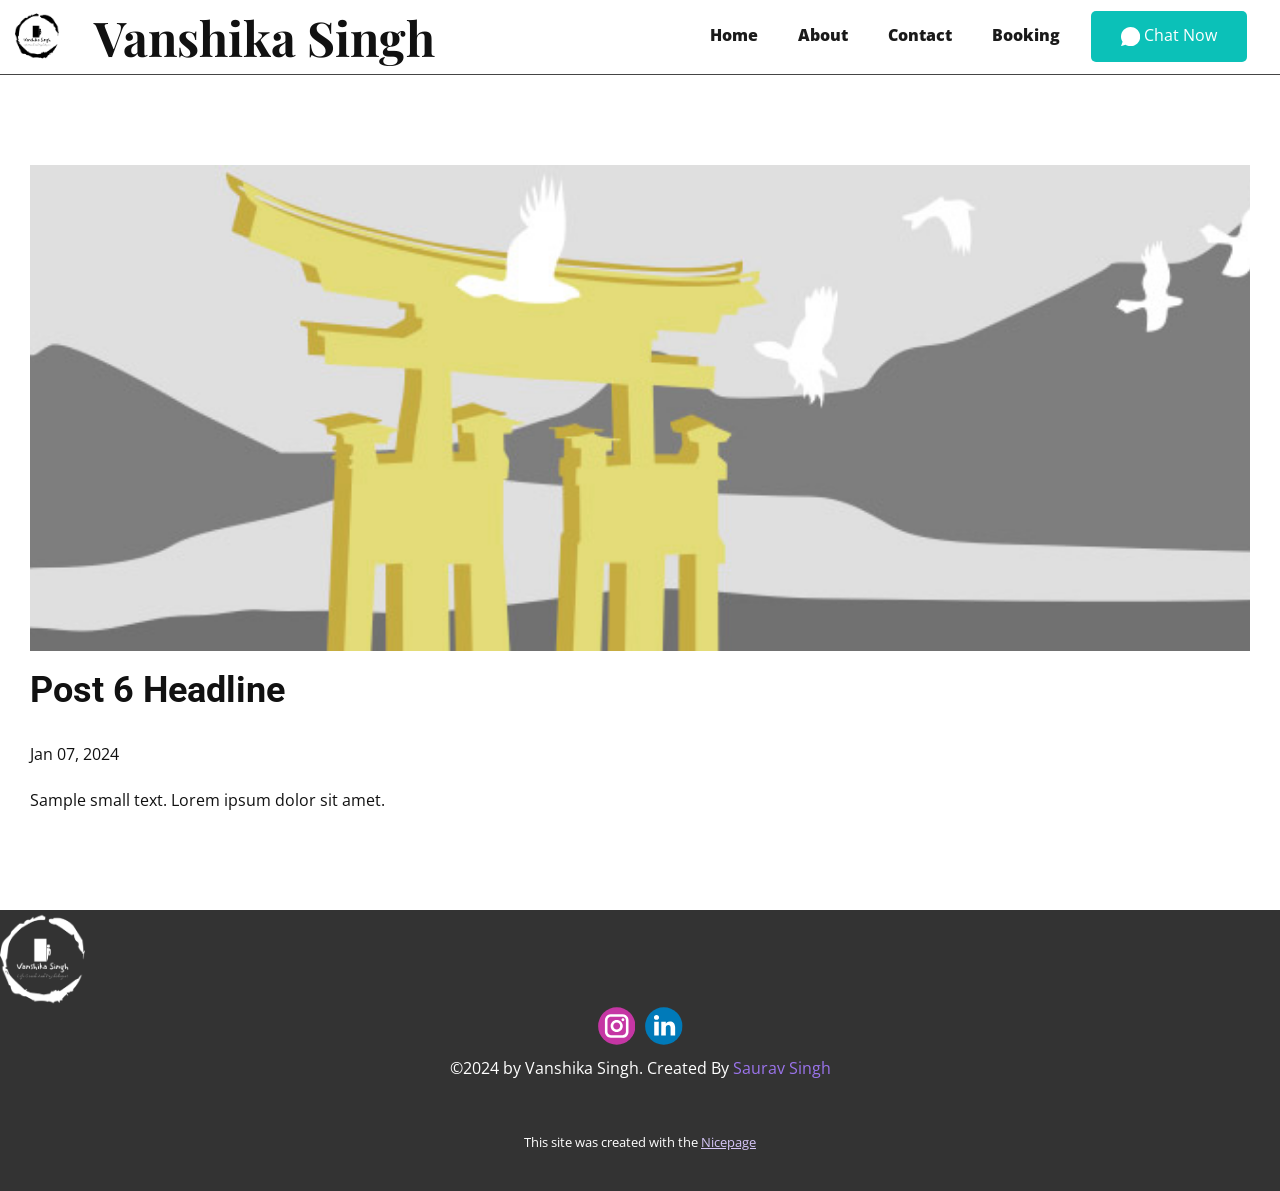
<file: blog/post-5.html>
<!DOCTYPE html>
<html style="font-size: 16px;" lang="en"><head>
    <meta name="viewport" content="width=device-width, initial-scale=1.0">
    <meta charset="utf-8">
    <meta name="keywords" content="Post 1 Headline">
    <meta name="description" content="">
    <title>Post 6 Headline</title>
    <link rel="stylesheet" href="../nicepage.css" media="screen">
<link rel="stylesheet" href="../Post-Template.css" media="screen">
    <script class="u-script" type="text/javascript" src="../jquery.js" defer=""></script>
    <script class="u-script" type="text/javascript" src="../nicepage.js" defer=""></script>
    <meta name="generator" content="Nicepage 6.9.2, nicepage.com">
    <link id="u-theme-google-font" rel="stylesheet" href="https://fonts.googleapis.com/css?family=Roboto:100,100i,300,300i,400,400i,500,500i,700,700i,900,900i|Open+Sans:300,300i,400,400i,500,500i,600,600i,700,700i,800,800i">
    <link id="u-page-google-font" rel="stylesheet" href="https://fonts.googleapis.com/css?family=Playfair+Display:400,400i,500,500i,600,600i,700,700i,800,800i,900,900i">
    
    
    
    <script type="application/ld+json">{
		"@context": "http://schema.org",
		"@type": "Organization",
		"name": "",
		"logo": "images/logo-black.png",
		"sameAs": [
				"https://www.instagram.com/vanshika_lifecoach?igsh=eTRudTh4aG1zc2Ew&utm_source=qr",
				"http://linkedin.com/in/vanshika-singh-44b820205"
		]
}</script>
    <meta name="theme-color" content="#9b74ec">
  <meta data-intl-tel-input-cdn-path="intlTelInput/"></head>
  <body data-path-to-root="./" data-include-products="false" class="u-body u-xl-mode" data-lang="en"><header class="u-clearfix u-header u-sticky u-white u-header" id="sec-f943" data-animation-name="" data-animation-duration="0" data-animation-delay="0" data-animation-direction=""><a href="#" class="u-image u-logo u-image-1" data-image-width="1500" data-image-height="1500">
        <img src="../images/logo-black.png" class="u-logo-image u-logo-image-1">
      </a><nav class="u-menu u-menu-one-level u-offcanvas u-menu-1">
        <div class="menu-collapse" style="font-size: 1rem; letter-spacing: 0px; font-weight: 700;">
          <a class="u-button-style u-custom-border u-custom-border-color u-custom-borders u-custom-color u-custom-effect-duration u-custom-left-right-menu-spacing u-custom-text-active-color u-custom-text-color u-custom-text-hover-color u-custom-top-bottom-menu-spacing u-nav-link" href="#">
            <svg class="u-svg-link" viewBox="0 0 24 24"><use xmlns:xlink="http://www.w3.org/1999/xlink" xlink:href="#svg-2e85"></use></svg>
            <svg class="u-svg-content" version="1.1" id="svg-2e85" viewBox="0 0 16 16" x="0px" y="0px" xmlns:xlink="http://www.w3.org/1999/xlink" xmlns="http://www.w3.org/2000/svg"><g><rect y="1" width="16" height="2"></rect><rect y="7" width="16" height="2"></rect><rect y="13" width="16" height="2"></rect>
</g></svg>
          </a>
        </div>
        <div class="u-custom-menu u-nav-container">
          <ul class="u-nav u-spacing-20 u-unstyled u-nav-1"><li class="u-nav-item"><a class="u-border-no-bottom u-border-no-left u-border-no-right u-border-no-top u-button-style u-nav-link u-text-active-palette-1-base u-text-grey-90 u-text-hover-palette-2-base" href="../Home.html" style="padding: 10px;">Home</a>
</li><li class="u-nav-item"><a class="u-border-no-bottom u-border-no-left u-border-no-right u-border-no-top u-button-style u-nav-link u-text-active-palette-1-base u-text-grey-90 u-text-hover-palette-2-base" href="../About.html" style="padding: 10px;">About</a>
</li><li class="u-nav-item"><a class="u-border-no-bottom u-border-no-left u-border-no-right u-border-no-top u-button-style u-nav-link u-text-active-palette-1-base u-text-grey-90 u-text-hover-palette-2-base" href="../Contact.html" style="padding: 10px;">Contact</a>
</li><li class="u-nav-item"><a class="u-border-no-bottom u-border-no-left u-border-no-right u-border-no-top u-button-style u-nav-link u-text-active-palette-1-base u-text-grey-90 u-text-hover-palette-2-base" href="../Booking.html" style="padding: 10px;">Booking</a>
</li></ul>
        </div>
        <div class="u-custom-menu u-nav-container-collapse">
          <div class="u-black u-container-style u-inner-container-layout u-opacity u-opacity-95 u-sidenav">
            <div class="u-inner-container-layout u-sidenav-overflow">
              <div class="u-menu-close"></div>
              <ul class="u-align-center u-nav u-popupmenu-items u-unstyled u-nav-2"><li class="u-nav-item"><a class="u-button-style u-nav-link" href="../Home.html">Home</a>
</li><li class="u-nav-item"><a class="u-button-style u-nav-link" href="../About.html">About</a>
</li><li class="u-nav-item"><a class="u-button-style u-nav-link" href="../Contact.html">Contact</a>
</li><li class="u-nav-item"><a class="u-button-style u-nav-link" href="../Booking.html">Booking</a>
</li></ul>
            </div>
          </div>
          <div class="u-black u-menu-overlay u-opacity u-opacity-70"></div>
        </div>
      </nav><a href="https://www.wame.pro/1ht0c3" class="u-align-center u-border-none u-btn u-btn-round u-button-style u-custom-color-5 u-radius u-text-body-alt-color u-text-hover-palette-2-base u-btn-1" target="_blank"><span class="u-icon u-icon-1"><svg xmlns="http://www.w3.org/2000/svg" xmlns:xlink="http://www.w3.org/1999/xlink" version="1.1" xml:space="preserve" class="u-svg-content" viewBox="0 0 512 512" x="0px" y="0px" style="width: 1em; height: 1em;"><path style="fill:currentColor;" d="M256,0C114.617,0,0,114.617,0,256c0,52.03,15.563,100.414,42.231,140.818L0,512l119.128-39.706  C158.72,497.399,205.639,512,256,512c141.383,0,256-114.617,256-256S397.383,0,256,0z"></path><path style="fill:#FFFFFF;" d="M397.233,335.078V377.6c0.062,15.66-12.606,28.398-28.292,28.469c-0.892,0-1.783-0.035-2.675-0.115  c-43.705-4.74-85.689-19.641-122.571-43.52c-34.313-21.76-63.409-50.803-85.222-85.054c-24.002-36.979-38.938-79.086-43.599-122.898  c-1.412-15.59,10.108-29.378,25.732-30.791c0.847-0.062,1.686-0.106,2.534-0.106h42.611c14.257-0.141,26.412,10.293,28.407,24.382  c1.801,13.612,5.138,26.968,9.94,39.83c3.902,10.364,1.404,22.042-6.391,29.908l-18.035,17.999  c20.215,35.487,49.664,64.874,85.221,85.054l18.035-17.999c7.883-7.786,19.588-10.275,29.97-6.382  c12.888,4.802,26.271,8.13,39.91,9.922C387.09,308.312,397.594,320.689,397.233,335.078z"></path></svg></span>&nbsp;Chat Now
      </a><h3 class="u-align-center u-custom-font u-font-playfair-display u-headline u-text u-text-body-color u-text-default u-text-1">
        <a href="/">Vanshika Singh</a>
      </h3><div class="u-align-center u-border-1 u-border-grey-dark-1 u-expanded-width u-line u-line-horizontal u-line-1"></div></header>
    <section class="u-align-center u-clearfix u-section-1" id="sec-8d17">
      <div class="u-clearfix u-sheet u-valign-middle-md u-valign-middle-sm u-valign-middle-xs u-sheet-1"><!--post_details--><!--post_details_options_json--><!--{"source":""}--><!--/post_details_options_json--><!--blog_post-->
        <div class="u-container-style u-expanded-width u-post-details u-post-details-1">
          <div class="u-container-layout u-valign-middle u-container-layout-1"><!--blog_post_image-->
            <img alt="" class="u-blog-control u-expanded-width u-image u-image-default u-image-1" src="../images/8ad73f3c.jpeg"><!--/blog_post_image--><!--blog_post_header-->
            <h2 class="u-blog-control u-text u-text-1">Post 6 Headline</h2><!--/blog_post_header--><!--blog_post_metadata-->
            <div class="u-blog-control u-metadata u-metadata-1"><!--blog_post_metadata_date-->
              <span class="u-meta-date u-meta-icon">Jan 07, 2024</span><!--/blog_post_metadata_date--><!--blog_post_metadata_category-->
              <!--/blog_post_metadata_category--><!--blog_post_metadata_comments-->
              <!--/blog_post_metadata_comments-->
            </div><!--/blog_post_metadata--><!--blog_post_content-->
            <div class="u-align-justify u-blog-control u-post-content u-text u-text-2 fr-view">
  Sample small text. Lorem ipsum dolor sit amet.
  </div><!--/blog_post_content-->
          </div>
        </div><!--/blog_post--><!--/post_details-->
      </div>
    </section>
    
    
    
    <footer class="u-align-center-md u-align-center-sm u-align-center-xs u-clearfix u-footer u-grey-80" id="sec-530e"><div class="u-clearfix u-sheet u-sheet-1">
        <a href="#" class="u-image u-logo u-image-1" data-image-width="1500" data-image-height="1687">
          <img src="../images/logo-no-background.png" class="u-logo-image u-logo-image-1">
        </a>
        <div class="u-align-left u-social-icons u-spacing-10 u-social-icons-1">
          <a class="u-social-url" title="instagram" target="_blank" href="https://www.instagram.com/vanshika_lifecoach?igsh=eTRudTh4aG1zc2Ew&amp;utm_source=qr"><span class="u-icon u-social-icon u-social-instagram u-icon-1"><svg class="u-svg-link" preserveAspectRatio="xMidYMin slice" viewBox="0 0 112 112" style=""><use xmlns:xlink="http://www.w3.org/1999/xlink" xlink:href="#svg-7870"></use></svg><svg class="u-svg-content" viewBox="0 0 112 112" x="0" y="0" id="svg-7870"><circle fill="currentColor" cx="56.1" cy="56.1" r="55"></circle><path fill="#FFFFFF" d="M55.9,38.2c-9.9,0-17.9,8-17.9,17.9C38,66,46,74,55.9,74c9.9,0,17.9-8,17.9-17.9C73.8,46.2,65.8,38.2,55.9,38.2
      z M55.9,66.4c-5.7,0-10.3-4.6-10.3-10.3c-0.1-5.7,4.6-10.3,10.3-10.3c5.7,0,10.3,4.6,10.3,10.3C66.2,61.8,61.6,66.4,55.9,66.4z"></path><path fill="#FFFFFF" d="M74.3,33.5c-2.3,0-4.2,1.9-4.2,4.2s1.9,4.2,4.2,4.2s4.2-1.9,4.2-4.2S76.6,33.5,74.3,33.5z"></path><path fill="#FFFFFF" d="M73.1,21.3H38.6c-9.7,0-17.5,7.9-17.5,17.5v34.5c0,9.7,7.9,17.6,17.5,17.6h34.5c9.7,0,17.5-7.9,17.5-17.5V38.8
      C90.6,29.1,82.7,21.3,73.1,21.3z M83,73.3c0,5.5-4.5,9.9-9.9,9.9H38.6c-5.5,0-9.9-4.5-9.9-9.9V38.8c0-5.5,4.5-9.9,9.9-9.9h34.5
      c5.5,0,9.9,4.5,9.9,9.9V73.3z"></path></svg></span>
          </a>
          <a class="u-social-url" title="Linkedin" target="_blank" href="http://linkedin.com/in/vanshika-singh-44b820205"><span class="u-icon u-social-icon u-social-linkedin u-icon-2"><svg class="u-svg-link" preserveAspectRatio="xMidYMin slice" viewBox="0 0 112 112" style=""><use xmlns:xlink="http://www.w3.org/1999/xlink" xlink:href="#svg-cc87"></use></svg><svg class="u-svg-content" viewBox="0 0 112 112" x="0" y="0" id="svg-cc87"><circle fill="currentColor" cx="56.1" cy="56.1" r="55"></circle><path fill="#FFFFFF" d="M41.3,83.7H27.9V43.4h13.4V83.7z M34.6,37.9L34.6,37.9c-4.6,0-7.5-3.1-7.5-7c0-4,3-7,7.6-7s7.4,3,7.5,7
      C42.2,34.8,39.2,37.9,34.6,37.9z M89.6,83.7H76.2V62.2c0-5.4-1.9-9.1-6.8-9.1c-3.7,0-5.9,2.5-6.9,4.9c-0.4,0.9-0.4,2.1-0.4,3.3v22.5
      H48.7c0,0,0.2-36.5,0-40.3h13.4v5.7c1.8-2.7,5-6.7,12.1-6.7c8.8,0,15.4,5.8,15.4,18.1V83.7z"></path></svg></span>
          </a>
        </div>
        <p class="u-align-center-lg u-align-center-md u-align-center-xl u-text u-text-1">©2024 by Vanshika Singh. Created By&nbsp;<a href="https://sauravinside.github.io/MyWebSite/" target="_blank" class="u-active-none u-border-none u-btn u-button-style u-hover-none u-none u-text-palette-1-base wixui-rich-text__text u-btn-1">Saurav Singh</a>
        </p>
      </div></footer>
    <section class="u-backlink u-clearfix u-grey-80">
      <p class="u-text">
        <span>This site was created with the </span>
        <a class="u-link" href="https://nicepage.com/" target="_blank" rel="nofollow">
          <span>Nicepage</span>
        </a>
      </p>
    </section>
  
</body></html>
</file>
<file: css/style.css>
<style>
        :root {
            --primary-color: #8e4585;
            --secondary-color: #f5d5f0;
            --accent-color: #5e2d59;
            --dark-color: #333;
            --light-color: #f9f9f9;
            --text-color: #444;
            --white-color: #fff;
        }
        
        * {
            margin: 0;
            padding: 0;
            box-sizing: border-box;
            font-family: 'Segoe UI', Tahoma, Geneva, Verdana, sans-serif;
        }
        
        body {
            color: var(--text-color);
            line-height: 1.6;
            background-color: var(--light-color);
        }
        
        .container {
            width: 90%;
            max-width: 1200px;
            margin: 0 auto;
            padding: 0 15px;
        }
        
        /* Header */
        header {
            background-color: var(--white-color);
            box-shadow: 0 2px 10px rgba(0, 0, 0, 0.1);
            position: fixed;
            width: 100%;
            top: 0;
            z-index: 1000;
        }
        
        nav {
            display: flex;
            justify-content: space-between;
            align-items: center;
            padding: 20px 0;
        }
        
        .logo {
            display: flex;
            align-items: center;
            gap: 10px;
        }
        
        .logo img {
            height: 40px;
        }
        
        .logo h1 {
            font-size: 1.3rem;
            color: var(--primary-color);
            font-weight: bold;
        }
        
        .nav-links {
            display: flex;
            list-style: none;
        }
        
        .nav-links li {
            margin-left: 30px;
        }
        
        .nav-links a {
            text-decoration: none;
            color: var(--text-color);
            font-weight: 500;
            transition: color 0.3s;
        }
        
        .nav-links a:hover {
            color: var(--primary-color);
        }
        
        .mobile-menu-btn {
            display: none;
            cursor: pointer;
            font-size: 1.5rem;
            color: var(--primary-color);
        }
        
        /* Hero Section */
        .hero {
            background: linear-gradient(to right, #f5d5f0, #fff);
            padding: 150px 0 100px;
            position: relative;
            overflow: hidden;
        }
        
        .hero-content {
            display: flex;
            align-items: center;
            justify-content: space-between;
            gap: 40px;
        }
        
        .hero-text {
            flex: 1;
        }
        
        .hero-text h2 {
            font-size: 2.5rem;
            margin-bottom: 15px;
            color: var(--primary-color);
        }
        
        .hero-text p {
            font-size: 1.1rem;
            margin-bottom: 25px;
            max-width: 600px;
        }
        
        .hero-text h3 {
            font-size: 1.3rem;
            margin-bottom: 15px;
            color: var(--accent-color);
        }
        
        .btn {
            display: inline-block;
            background-color: var(--primary-color);
            color: white;
            padding: 12px 25px;
            border-radius: 30px;
            text-decoration: none;
            font-weight: 600;
            transition: all 0.3s;
            border: none;
            cursor: pointer;
        }
        
        .btn:hover {
            background-color: var(--accent-color);
            transform: translateY(-3px);
            box-shadow: 0 4px 10px rgba(0, 0, 0, 0.15);
        }
        
        .btn-outline {
            background-color: transparent;
            border: 2px solid var(--primary-color);
            color: var(--primary-color);
            margin-left: 15px;
        }
        
        .btn-outline:hover {
            background-color: var(--primary-color);
            color: white;
        }
        
        .hero-image {
            flex: 1;
            display: flex;
            justify-content: center;
        }
        
        .hero-image img {
            max-width: 100%;
            border-radius: 20px;
            box-shadow: 0 10px 30px rgba(0, 0, 0, 0.1);
            transition: transform 0.5s;
        }
        
        .hero-image img:hover {
            transform: scale(1.03);
        }
        
        /* Services Section */
        .services {
            padding: 100px 0;
            background-color: var(--white-color);
        }
        
        .section-header {
            text-align: center;
            margin-bottom: 60px;
        }
        
        .section-header h2 {
            font-size: 2.2rem;
            color: var(--primary-color);
            position: relative;
            display: inline-block;
            padding-bottom: 10px;
        }
        
        .section-header h2::after {
            content: '';
            position: absolute;
            width: 60%;
            height: 3px;
            background-color: var(--primary-color);
            bottom: 0;
            left: 50%;
            transform: translateX(-50%);
        }
        
        .services-grid {
            display: grid;
            grid-template-columns: repeat(auto-fit, minmax(300px, 1fr));
            gap: 30px;
        }
        
        .service-card {
            background-color: var(--light-color);
            border-radius: 15px;
            padding: 30px;
            box-shadow: 0 5px 15px rgba(0, 0, 0, 0.05);
            transition: transform 0.3s, box-shadow 0.3s;
        }
        
        .service-card:hover {
            transform: translateY(-10px);
            box-shadow: 0 15px 30px rgba(0, 0, 0, 0.1);
        }
        
        .service-icon {
            width: 60px;
            height: 60px;
            background-color: var(--secondary-color);
            border-radius: 50%;
            display: flex;
            justify-content: center;
            align-items: center;
            margin-bottom: 20px;
        }
        
        .service-icon i {
            font-size: 1.5rem;
            color: var(--primary-color);
        }
        
        .service-card h3 {
            font-size: 1.3rem;
            margin-bottom: 15px;
            color: var(--accent-color);
        }
        
        /* About Section */
        .about {
            padding: 100px 0;
            background-color: var(--light-color);
        }
        
        .about-content {
            display: flex;
            align-items: center;
            gap: 50px;
        }
        
        .about-image {
            flex: 1;
        }
        
        .about-image img {
            max-width: 100%;
            border-radius: 20px;
            box-shadow: 0 10px 30px rgba(0, 0, 0, 0.1);
        }
        
        .about-text {
            flex: 1;
        }
        
        .about-text h2 {
            font-size: 2.2rem;
            margin-bottom: 20px;
            color: var(--primary-color);
        }
        
        .about-text p {
            margin-bottom: 20px;
        }
        
        /* Pricing Section */
        .pricing {
            padding: 100px 0;
            background-color: var(--white-color);
        }
        
        .pricing-cards {
            display: grid;
            grid-template-columns: repeat(auto-fit, minmax(280px, 1fr));
            gap: 30px;
        }
        
        .pricing-card {
            background-color: var(--light-color);
            border-radius: 15px;
            padding: 40px 30px;
            box-shadow: 0 5px 15px rgba(0, 0, 0, 0.05);
            text-align: center;
            transition: transform 0.3s, box-shadow 0.3s;
        }
        
        .pricing-card:hover {
            transform: translateY(-10px);
            box-shadow: 0 15px 30px rgba(0, 0, 0, 0.1);
        }
        
        .pricing-card.featured {
            background-color: var(--secondary-color);
            position: relative;
        }
        
        .pricing-card.featured::before {
            content: 'POPULAR';
            position: absolute;
            top: -15px;
            right: 20px;
            background-color: var(--accent-color);
            color: white;
            padding: 5px 15px;
            border-radius: 30px;
            font-size: 0.8rem;
            font-weight: bold;
        }
        
        .pricing-card h3 {
            font-size: 1.5rem;
            margin-bottom: 15px;
            color: var(--accent-color);
        }
        
        .pricing-card .price {
            font-size: 2.5rem;
            font-weight: bold;
            color: var(--primary-color);
            margin-bottom: 20px;
        }
        
        .pricing-card .price span {
            font-size: 1rem;
            font-weight: normal;
        }
        
        .pricing-card ul {
            list-style: none;
            margin-bottom: 30px;
        }
        
        .pricing-card ul li {
            padding: 8px 0;
            border-bottom: 1px solid rgba(0, 0, 0, 0.05);
        }
        
        .pricing-card ul li:last-child {
            border-bottom: none;
        }
        
        /* Testimonials */
        .testimonials {
            padding: 100px 0;
            background-color: var(--light-color);
        }
        
        .testimonials-slider {
            display: flex;
            overflow-x: auto;
            scroll-snap-type: x mandatory;
            scrollbar-width: none;
            -ms-overflow-style: none;
            padding: 20px 0;
        }
        
        .testimonials-slider::-webkit-scrollbar {
            display: none;
        }
        
        .testimonial-card {
            flex: 0 0 calc(33.333% - 20px);
            scroll-snap-align: start;
            background-color: var(--white-color);
            border-radius: 15px;
            padding: 30px;
            margin-right: 20px;
            box-shadow: 0 5px 15px rgba(0, 0, 0, 0.05);
            position: relative;
        }
        
        .testimonial-card::before {
            content: '"';
            position: absolute;
            top: 20px;
            left: 20px;
            font-size: 4rem;
            color: var(--secondary-color);
            opacity: 0.5;
            font-family: cursive;
        }
        
        .testimonial-text {
            font-style: italic;
            margin-bottom: 20px;
            position: relative;
            z-index: 1;
        }
        
        .testimonial-author {
            display: flex;
            align-items: center;
        }
        
        .testimonial-author img {
            width: 50px;
            height: 50px;
            border-radius: 50%;
            object-fit: cover;
            margin-right: 15px;
        }
        
        .author-info h4 {
            font-size: 1.1rem;
            margin-bottom: 5px;
            color: var(--accent-color);
        }
        
        .author-info p {
            font-size: 0.9rem;
            opacity: 0.8;
        }
        
        /* Contact */
        .contact {
            padding: 100px 0;
            background-color: var(--white-color);
        }
        
        .contact-content {
            display: grid;
            grid-template-columns: repeat(auto-fit, minmax(280px, 1fr));
            gap: 50px;
        }
        
        .contact-info {
            display: flex;
            flex-direction: column;
            gap: 25px;
        }
        
        .contact-item {
            display: flex;
            align-items: center;
            gap: 15px;
        }
        
        .contact-icon {
            width: 50px;
            height: 50px;
            background-color: var(--secondary-color);
            border-radius: 50%;
            display: flex;
            justify-content: center;
            align-items: center;
        }
        
        .contact-icon i {
            font-size: 1.2rem;
            color: var(--primary-color);
        }
        
        .contact-text h3 {
            font-size: 1.2rem;
            margin-bottom: 5px;
            color: var(--accent-color);
        }
        
        .contact-text p {
            font-size: 1rem;
        }
        
        .contact-text a {
            color: var(--text-color);
            text-decoration: none;
            transition: color 0.3s;
        }
        
        .contact-text a:hover {
            color: var(--primary-color);
        }
        
        .social-media {
            display: flex;
            gap: 15px;
            margin-top: 20px;
        }
        
        .social-icon {
            width: 40px;
            height: 40px;
            background-color: var(--secondary-color);
            border-radius: 50%;
            display: flex;
            justify-content: center;
            align-items: center;
            color: var(--primary-color);
            text-decoration: none;
            transition: all 0.3s;
        }
        
        .social-icon:hover {
            background-color: var(--primary-color);
            color: white;
            transform: translateY(-3px);
        }
        
        .contact-form {
            background-color: var(--light-color);
            padding: 30px;
            border-radius: 15px;
            box-shadow: 0 5px 15px rgba(0, 0, 0, 0.05);
        }
        
        .form-group {
            margin-bottom: 20px;
        }
        
        label {
            display: block;
            margin-bottom: 8px;
            font-weight: 500;
        }
        
        input, textarea {
            width: 100%;
            padding: 12px 15px;
            border: 1px solid #ddd;
            border-radius: 8px;
            font-size: 1rem;
            transition: border-color 0.3s;
        }
        
        input:focus, textarea:focus {
            outline: none;
            border-color: var(--primary-color);
        }
        
        textarea {
            min-height: 120px;
            resize: vertical;
        }
        
        /* Book Session Modal */
        .modal {
            display: none;
            position: fixed;
            top: 0;
            left: 0;
            width: 100%;
            height: 100%;
            background-color: rgba(0, 0, 0, 0.5);
            z-index: 1001;
            padding: 20px;
            overflow-y: auto;
        }
        
        .modal-content {
            background-color: white;
            max-width: 600px;
            margin: 50px auto;
            padding: 30px;
            border-radius: 15px;
            position: relative;
        }
        
        .close-btn {
            position: absolute;
            top: 15px;
            right: 15px;
            font-size: 1.5rem;
            cursor: pointer;
            color: var(--text-color);
        }
        
        .session-types {
            display: grid;
            grid-template-columns: repeat(auto-fit, minmax(220px, 1fr));
            gap: 20px;
            margin: 30px 0;
        }
        
        .session-type {
            border: 2px solid #ddd;
            border-radius: 10px;
            padding: 20px;
            text-align: center;
            cursor: pointer;
            transition: all 0.3s;
        }
        
        .session-type:hover, .session-type.active {
            border-color: var(--primary-color);
            box-shadow: 0 5px 15px rgba(0, 0, 0, 0.05);
        }
        
        .session-type i {
            font-size: 2rem;
            color: var(--primary-color);
            margin-bottom: 15px;
        }
        
        .session-type h3 {
            font-size: 1.2rem;
            margin-bottom: 10px;
            color: var(--accent-color);
        }
        
        .payment-section {
            margin-top: 30px;
            text-align: center;
        }
        
        .payment-section h3 {
            margin-bottom: 20px;
        }
        
        .qr-code {
            max-width: 200px;
            margin: 0 auto 20px;
        }
        
        .payment-instructions {
            font-size: 0.9rem;
            background-color: var(--light-color);
            padding: 15px;
            border-radius: 8px;
            margin-bottom: 20px;
        }
        
        .payment-instructions ol {
            text-align: left;
            margin-left: 20px;
        }
        
        .payment-instructions li {
            margin-bottom: 5px;
        }
        
        /* Footer */
        footer {
            background-color: var(--dark-color);
            color: white;
            padding: 60px 0 20px;
        }
        
        .footer-content {
            display: grid;
            grid-template-columns: repeat(auto-fit, minmax(200px, 1fr));
            gap: 40px;
            margin-bottom: 40px;
        }
        
        .footer-logo {
            display: flex;
            align-items: center;
            gap: 10px;
            margin-bottom: 20px;
        }
        
        .footer-logo img {
            height: 40px;
        }
        
        .footer-logo h2 {
            font-size: 1.3rem;
            color: white;
        }
        
        .footer-about p {
            margin-bottom: 20px;
            opacity: 0.8;
        }
        
        .footer-links h3, .footer-contact h3 {
            font-size: 1.2rem;
            margin-bottom: 20px;
            color: var(--secondary-color);
        }
        
        .footer-links ul {
            list-style: none;
        }
        
        .footer-links li {
            margin-bottom: 10px;
        }
        
        .footer-links a {
            text-decoration: none;
            color: white;
            opacity: 0.8;
            transition: opacity 0.3s;
        }
        
        .footer-links a:hover {
            opacity: 1;
        }
        
        .footer-contact p {
            display: flex;
            align-items: center;
            gap: 10px;
            margin-bottom: 15px;
            opacity: 0.8;
        }
        
        .footer-contact i {
            color: var(--secondary-color);
        }
        
        .copyright {
            text-align: center;
            padding-top: 20px;
            border-top: 1px solid rgba(255, 255, 255, 0.1);
            opacity: 0.7;
            font-size: 0.9rem;
        }
        
        .developer {
            color: var(--secondary-color);
            text-decoration: none;
        }
        
        /* Responsive */
        @media (max-width: 991px) {
            .hero-content, .about-content {
                flex-direction: column;
            }
            
            .testimonial-card {
                flex: 0 0 calc(50% - 20px);
            }
        }
        
        @media (max-width: 768px) {
            .nav-links {
                display: none;
                position: absolute;
                top: 80px;
                left: 0;
                width: 100%;
                flex-direction: column;
                background-color: white;
                box-shadow: 0 5px 10px rgba(0, 0, 0, 0.1);
                padding: 20px 0;
            }
            
            .nav-links.active {
                display: flex;
            }
            
            .nav-links li {
                margin: 0;
                text-align: center;
                padding: 15px 0;
            }
            
            .mobile-menu-btn {
                display: block;
            }
            
            .testimonial-card {
                flex: 0 0 calc(100% - 20px);
            }
        }
        
        @media (max-width: 480px) {
            .hero-text h2 {
                font-size: 2rem;
            }
            
            .btn {
                display: block;
                width: 100%;
                margin: 10px 0;
            }
            
            .btn-outline {
                margin-left: 0;
            }
        }
        
        /* FAQ Accordion */
        .faq {
            padding: 100px 0;
            background-color: var(--light-color);
        }
        
        .accordion {
            margin-top: 40px;
        }
        
        .accordion-item {
            margin-bottom: 15px;
            border-radius: 10px;
            overflow: hidden;
            box-shadow: 0 5px 15px rgba(0, 0, 0, 0.05);
        }
        
        .accordion-header {
            background-color: var(--white-color);
            padding: 20px;
            cursor: pointer;
            position: relative;
            font-weight: 600;
            color: var(--accent-color);
        }
        
        .accordion-header::after {
            content: '+';
            position: absolute;
            right: 20px;
            top: 50%;
            transform: translateY(-50%);
            font-size: 1.5rem;
            color: var(--primary-color);
        }
        
        .accordion-item.active .accordion-header::after {
            content: '-';
        }
        
        .accordion-content {
            background-color: var(--white-color);
            padding: 0 20px;
            max-height: 0;
            overflow: hidden;
            transition: max-height 0.3s ease;
        }
        
        .accordion-item.active .accordion-content {
            padding: 0 20px 20px;
            max-height: 1000px;
        }
        
        /* Helper Classes */
        .mb-20 {
            margin-bottom: 20px;
        }
        
        .text-center {
            text-align: center;
        }
        
        .highlight {
            color: var(--primary-color);
            font-weight: 600;
        }
        
        /* Animations */
        @keyframes fadeIn {
            from { opacity: 0; transform: translateY(20px); }
            to { opacity: 1; transform: translateY(0); }
        }
        
        .animate {
            animation: fadeIn 0.8s ease forwards;
        }
        
        .delay-1 { animation-delay: 0.2s; }
        .delay-2 { animation-delay: 0.4s; }
        .delay-3 { animation-delay: 0.6s; }
    </style>
</file>
